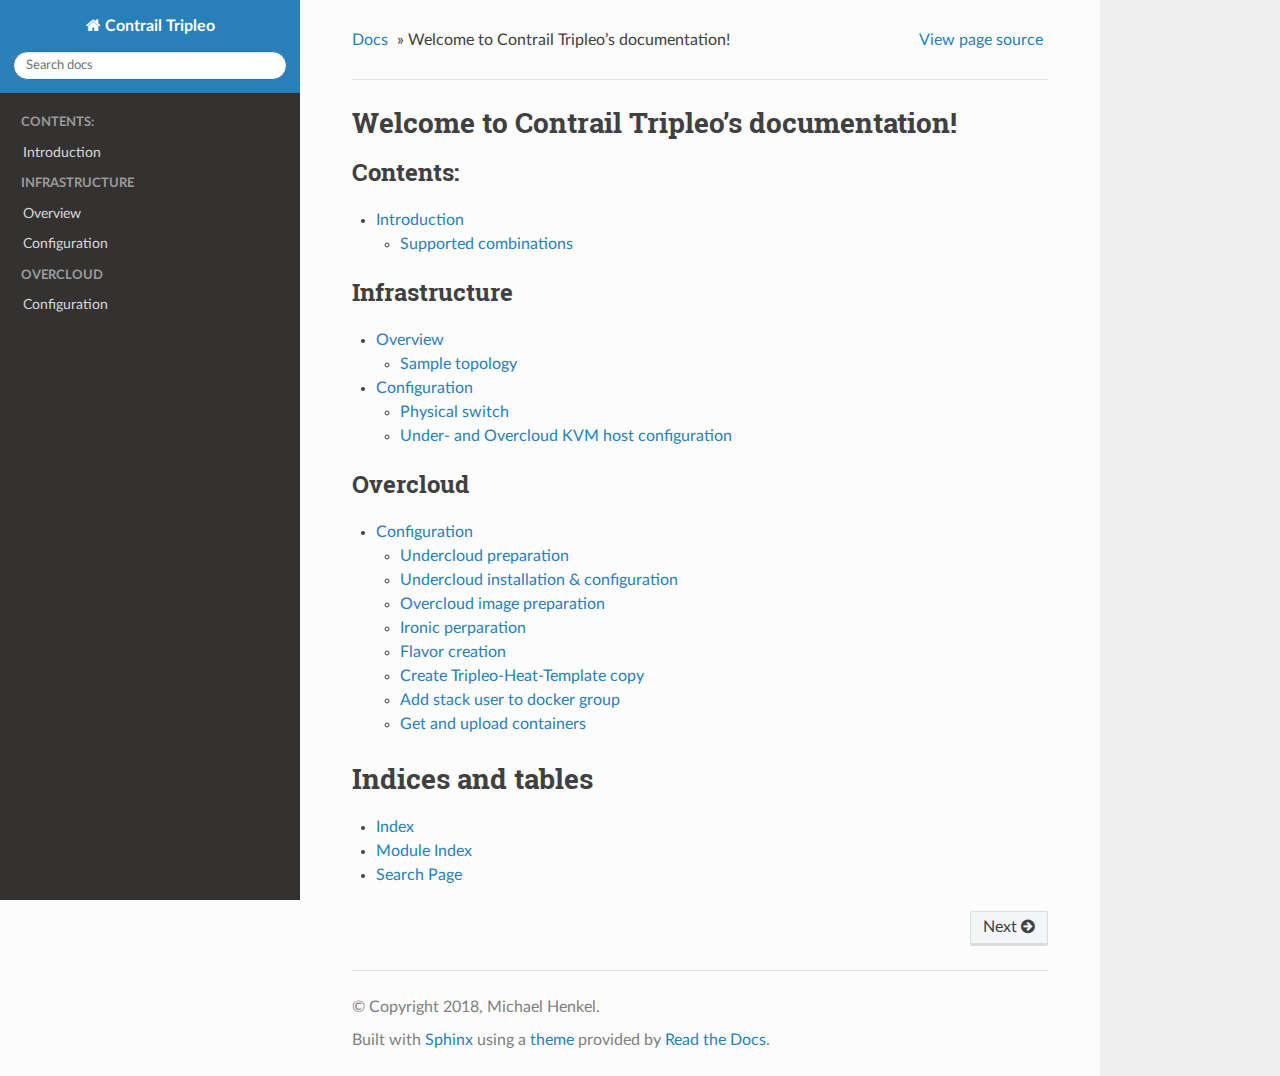
<file: docs/_build/html/index.html>
<!DOCTYPE html>
<!--[if IE 8]><html class="no-js lt-ie9" lang="en" > <![endif]-->
<!--[if gt IE 8]><!--> <html class="no-js" lang="en" > <!--<![endif]-->
<head>
  <meta charset="utf-8">
  
  <meta name="viewport" content="width=device-width, initial-scale=1.0">
  
  <title>Welcome to Contrail Tripleo’s documentation! &mdash; Contrail Tripleo queens documentation</title>
  

  
  
  
  

  

  
  
    

  

  <link rel="stylesheet" href="_static/css/theme.css" type="text/css" />
  <link rel="stylesheet" href="_static/pygments.css" type="text/css" />
    <link rel="index" title="Index" href="genindex.html" />
    <link rel="search" title="Search" href="search.html" />
    <link rel="next" title="Introduction" href="introduction.html" /> 

  
  <script src="_static/js/modernizr.min.js"></script>

</head>

<body class="wy-body-for-nav">

   
  <div class="wy-grid-for-nav">

    
    <nav data-toggle="wy-nav-shift" class="wy-nav-side">
      <div class="wy-side-scroll">
        <div class="wy-side-nav-search">
          

          
            <a href="#" class="icon icon-home"> Contrail Tripleo
          

          
          </a>

          
            
            
          

          
<div role="search">
  <form id="rtd-search-form" class="wy-form" action="search.html" method="get">
    <input type="text" name="q" placeholder="Search docs" />
    <input type="hidden" name="check_keywords" value="yes" />
    <input type="hidden" name="area" value="default" />
  </form>
</div>

          
        </div>

        <div class="wy-menu wy-menu-vertical" data-spy="affix" role="navigation" aria-label="main navigation">
          
            
            
              
            
            
              <p class="caption"><span class="caption-text">Contents:</span></p>
<ul>
<li class="toctree-l1"><a class="reference internal" href="introduction.html">Introduction</a></li>
</ul>
<p class="caption"><span class="caption-text">Infrastructure</span></p>
<ul>
<li class="toctree-l1"><a class="reference internal" href="infrastructure/overview.html">Overview</a></li>
<li class="toctree-l1"><a class="reference internal" href="infrastructure/configuration.html">Configuration</a></li>
</ul>
<p class="caption"><span class="caption-text">Overcloud</span></p>
<ul>
<li class="toctree-l1"><a class="reference internal" href="overcloud/configuration.html">Configuration</a></li>
</ul>

            
          
        </div>
      </div>
    </nav>

    <section data-toggle="wy-nav-shift" class="wy-nav-content-wrap">

      
      <nav class="wy-nav-top" aria-label="top navigation">
        
          <i data-toggle="wy-nav-top" class="fa fa-bars"></i>
          <a href="#">Contrail Tripleo</a>
        
      </nav>


      <div class="wy-nav-content">
        
        <div class="rst-content">
        
          















<div role="navigation" aria-label="breadcrumbs navigation">

  <ul class="wy-breadcrumbs">
    
      <li><a href="#">Docs</a> &raquo;</li>
        
      <li>Welcome to Contrail Tripleo’s documentation!</li>
    
    
      <li class="wy-breadcrumbs-aside">
        
            
            <a href="_sources/index.rst.txt" rel="nofollow"> View page source</a>
          
        
      </li>
    
  </ul>

  
  <hr/>
</div>
          <div role="main" class="document" itemscope="itemscope" itemtype="http://schema.org/Article">
           <div itemprop="articleBody">
            
  <div class="section" id="welcome-to-contrail-tripleo-s-documentation">
<h1>Welcome to Contrail Tripleo’s documentation!<a class="headerlink" href="#welcome-to-contrail-tripleo-s-documentation" title="Permalink to this headline">¶</a></h1>
<div class="toctree-wrapper compound">
<p class="caption"><span class="caption-text">Contents:</span></p>
<ul>
<li class="toctree-l1"><a class="reference internal" href="introduction.html">Introduction</a><ul>
<li class="toctree-l2"><a class="reference internal" href="introduction.html#supported-combinations">Supported combinations</a></li>
</ul>
</li>
</ul>
</div>
<div class="toctree-wrapper compound">
<p class="caption"><span class="caption-text">Infrastructure</span></p>
<ul>
<li class="toctree-l1"><a class="reference internal" href="infrastructure/overview.html">Overview</a><ul>
<li class="toctree-l2"><a class="reference internal" href="infrastructure/overview.html#sample-topology">Sample topology</a></li>
</ul>
</li>
<li class="toctree-l1"><a class="reference internal" href="infrastructure/configuration.html">Configuration</a><ul>
<li class="toctree-l2"><a class="reference internal" href="infrastructure/configuration.html#physical-switch">Physical switch</a></li>
<li class="toctree-l2"><a class="reference internal" href="infrastructure/configuration.html#under-and-overcloud-kvm-host-configuration">Under- and Overcloud KVM host configuration</a></li>
</ul>
</li>
</ul>
</div>
<div class="toctree-wrapper compound">
</div>
<div class="toctree-wrapper compound">
<p class="caption"><span class="caption-text">Overcloud</span></p>
<ul>
<li class="toctree-l1"><a class="reference internal" href="overcloud/configuration.html">Configuration</a><ul>
<li class="toctree-l2"><a class="reference internal" href="overcloud/configuration.html#undercloud-preparation">Undercloud preparation</a></li>
<li class="toctree-l2"><a class="reference internal" href="overcloud/configuration.html#undercloud-installation-configuration">Undercloud installation &amp; configuration</a></li>
<li class="toctree-l2"><a class="reference internal" href="overcloud/configuration.html#overcloud-image-preparation">Overcloud image preparation</a></li>
<li class="toctree-l2"><a class="reference internal" href="overcloud/configuration.html#ironic-perparation">Ironic perparation</a></li>
<li class="toctree-l2"><a class="reference internal" href="overcloud/configuration.html#flavor-creation">Flavor creation</a></li>
<li class="toctree-l2"><a class="reference internal" href="overcloud/configuration.html#create-tripleo-heat-template-copy">Create Tripleo-Heat-Template copy</a></li>
<li class="toctree-l2"><a class="reference internal" href="overcloud/configuration.html#add-stack-user-to-docker-group">Add stack user to docker group</a></li>
<li class="toctree-l2"><a class="reference internal" href="overcloud/configuration.html#get-and-upload-containers">Get and upload containers</a></li>
</ul>
</li>
</ul>
</div>
</div>
<div class="section" id="indices-and-tables">
<h1>Indices and tables<a class="headerlink" href="#indices-and-tables" title="Permalink to this headline">¶</a></h1>
<ul class="simple">
<li><a class="reference internal" href="genindex.html"><span class="std std-ref">Index</span></a></li>
<li><a class="reference internal" href="py-modindex.html"><span class="std std-ref">Module Index</span></a></li>
<li><a class="reference internal" href="search.html"><span class="std std-ref">Search Page</span></a></li>
</ul>
</div>


           </div>
           
          </div>
          <footer>
  
    <div class="rst-footer-buttons" role="navigation" aria-label="footer navigation">
      
        <a href="introduction.html" class="btn btn-neutral float-right" title="Introduction" accesskey="n" rel="next">Next <span class="fa fa-arrow-circle-right"></span></a>
      
      
    </div>
  

  <hr/>

  <div role="contentinfo">
    <p>
        &copy; Copyright 2018, Michael Henkel.

    </p>
  </div>
  Built with <a href="http://sphinx-doc.org/">Sphinx</a> using a <a href="https://github.com/rtfd/sphinx_rtd_theme">theme</a> provided by <a href="https://readthedocs.org">Read the Docs</a>. 

</footer>

        </div>
      </div>

    </section>

  </div>
  


  

    <script type="text/javascript">
        var DOCUMENTATION_OPTIONS = {
            URL_ROOT:'./',
            VERSION:'queens',
            LANGUAGE:'None',
            COLLAPSE_INDEX:false,
            FILE_SUFFIX:'.html',
            HAS_SOURCE:  true,
            SOURCELINK_SUFFIX: '.txt'
        };
    </script>
      <script type="text/javascript" src="_static/jquery.js"></script>
      <script type="text/javascript" src="_static/underscore.js"></script>
      <script type="text/javascript" src="_static/doctools.js"></script>

  

  <script type="text/javascript" src="_static/js/theme.js"></script>

  <script type="text/javascript">
      jQuery(function () {
          SphinxRtdTheme.Navigation.enable(true);
      });
  </script> 

</body>
</html>
</file>
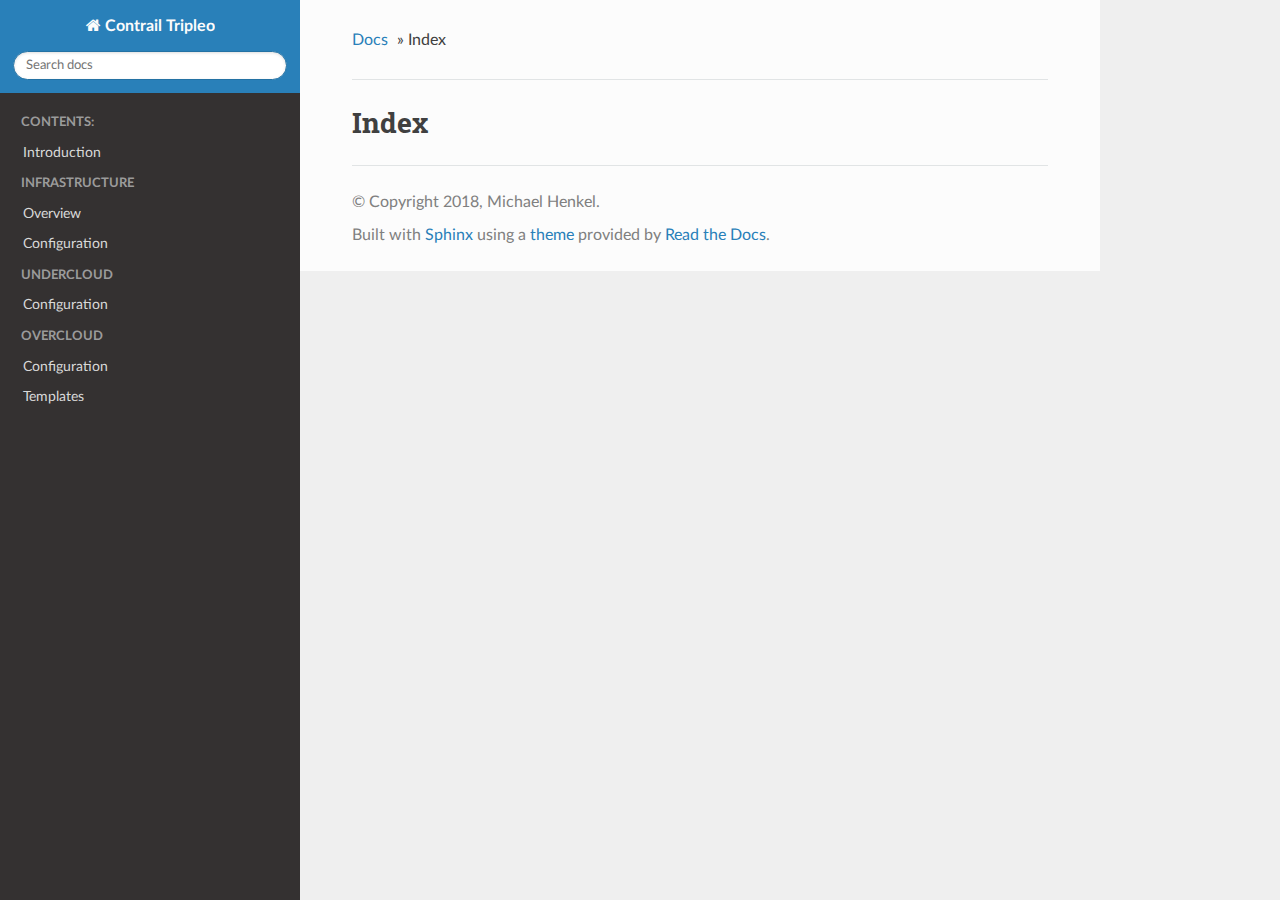
<file: docs/_build/html/genindex.html>
<!DOCTYPE html>
<!--[if IE 8]><html class="no-js lt-ie9" lang="en" > <![endif]-->
<!--[if gt IE 8]><!--> <html class="no-js" lang="en" > <!--<![endif]-->
<head>
  <meta charset="utf-8">
  
  <meta name="viewport" content="width=device-width, initial-scale=1.0">
  
  <title>Index &mdash; Contrail Tripleo queens documentation</title>
  

  
  
  
  

  

  
  
    

  

  <link rel="stylesheet" href="_static/css/theme.css" type="text/css" />
  <link rel="stylesheet" href="_static/pygments.css" type="text/css" />
  <link rel="stylesheet" href="_static/custom.css" type="text/css" />
    <link rel="index" title="Index" href="#" />
    <link rel="search" title="Search" href="search.html" /> 

  
  <script src="_static/js/modernizr.min.js"></script>

</head>

<body class="wy-body-for-nav">

   
  <div class="wy-grid-for-nav">

    
    <nav data-toggle="wy-nav-shift" class="wy-nav-side">
      <div class="wy-side-scroll">
        <div class="wy-side-nav-search">
          

          
            <a href="index.html" class="icon icon-home"> Contrail Tripleo
          

          
          </a>

          
            
            
          

          
<div role="search">
  <form id="rtd-search-form" class="wy-form" action="search.html" method="get">
    <input type="text" name="q" placeholder="Search docs" />
    <input type="hidden" name="check_keywords" value="yes" />
    <input type="hidden" name="area" value="default" />
  </form>
</div>

          
        </div>

        <div class="wy-menu wy-menu-vertical" data-spy="affix" role="navigation" aria-label="main navigation">
          
            
            
              
            
            
              <p class="caption"><span class="caption-text">Contents:</span></p>
<ul>
<li class="toctree-l1"><a class="reference internal" href="introduction.html">Introduction</a></li>
</ul>
<p class="caption"><span class="caption-text">Infrastructure</span></p>
<ul>
<li class="toctree-l1"><a class="reference internal" href="infrastructure/overview.html">Overview</a></li>
<li class="toctree-l1"><a class="reference internal" href="infrastructure/configuration.html">Configuration</a></li>
</ul>
<p class="caption"><span class="caption-text">Undercloud</span></p>
<ul>
<li class="toctree-l1"><a class="reference internal" href="undercloud/configuration.html">Configuration</a></li>
</ul>
<p class="caption"><span class="caption-text">Overcloud</span></p>
<ul>
<li class="toctree-l1"><a class="reference internal" href="overcloud/configuration.html">Configuration</a></li>
<li class="toctree-l1"><a class="reference internal" href="overcloud/templates.html">Templates</a></li>
</ul>

            
          
        </div>
      </div>
    </nav>

    <section data-toggle="wy-nav-shift" class="wy-nav-content-wrap">

      
      <nav class="wy-nav-top" aria-label="top navigation">
        
          <i data-toggle="wy-nav-top" class="fa fa-bars"></i>
          <a href="index.html">Contrail Tripleo</a>
        
      </nav>


      <div class="wy-nav-content">
        
        <div class="rst-content">
        
          















<div role="navigation" aria-label="breadcrumbs navigation">

  <ul class="wy-breadcrumbs">
    
      <li><a href="index.html">Docs</a> &raquo;</li>
        
      <li>Index</li>
    
    
      <li class="wy-breadcrumbs-aside">
        
            
        
      </li>
    
  </ul>

  
  <hr/>
</div>
          <div role="main" class="document" itemscope="itemscope" itemtype="http://schema.org/Article">
           <div itemprop="articleBody">
            

<h1 id="index">Index</h1>

<div class="genindex-jumpbox">
 
</div>


           </div>
           
          </div>
          <footer>
  

  <hr/>

  <div role="contentinfo">
    <p>
        &copy; Copyright 2018, Michael Henkel.

    </p>
  </div>
  Built with <a href="http://sphinx-doc.org/">Sphinx</a> using a <a href="https://github.com/rtfd/sphinx_rtd_theme">theme</a> provided by <a href="https://readthedocs.org">Read the Docs</a>. 

</footer>

        </div>
      </div>

    </section>

  </div>
  


  

    <script type="text/javascript">
        var DOCUMENTATION_OPTIONS = {
            URL_ROOT:'./',
            VERSION:'queens',
            LANGUAGE:'None',
            COLLAPSE_INDEX:false,
            FILE_SUFFIX:'.html',
            HAS_SOURCE:  true,
            SOURCELINK_SUFFIX: '.txt'
        };
    </script>
      <script type="text/javascript" src="_static/jquery.js"></script>
      <script type="text/javascript" src="_static/underscore.js"></script>
      <script type="text/javascript" src="_static/doctools.js"></script>
      <script type="text/javascript" src="_static/cookies.js"></script>
      <script type="text/javascript" src="_static/expandable.js"></script>
      <script type="text/javascript" src="_static/admonition_selector.js"></script>
      <script type="text/javascript" src="_static/jquery.scrollTo.js"></script>
      <script type="text/javascript" src="_static/jquery.nav.js"></script>
      <script type="text/javascript" src="_static/menu.js"></script>

  

  <script type="text/javascript" src="_static/js/theme.js"></script>

  <script type="text/javascript">
      jQuery(function () {
          SphinxRtdTheme.Navigation.enable(true);
      });
  </script> 

</body>
</html>
</file>
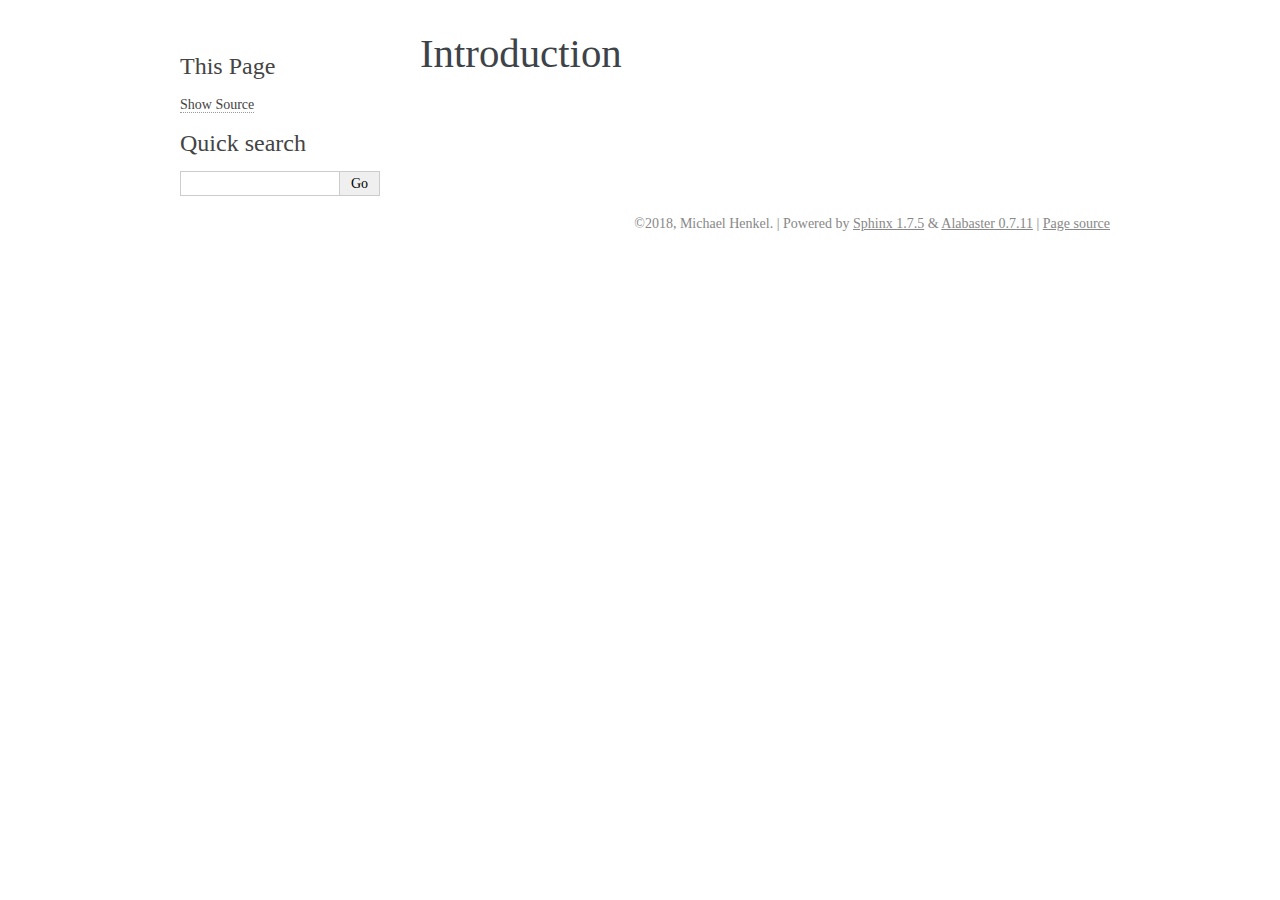
<file: docs/_build/html/introduction.html>
<!DOCTYPE html PUBLIC "-//W3C//DTD XHTML 1.0 Transitional//EN"
  "http://www.w3.org/TR/xhtml1/DTD/xhtml1-transitional.dtd">

<html xmlns="http://www.w3.org/1999/xhtml">
  <head>
    <meta http-equiv="X-UA-Compatible" content="IE=Edge" />
    <meta http-equiv="Content-Type" content="text/html; charset=utf-8" />
    <title>Introduction &#8212; Contrail Tripleo queens documentation</title>
    <link rel="stylesheet" href="_static/alabaster.css" type="text/css" />
    <link rel="stylesheet" href="_static/pygments.css" type="text/css" />
    <script type="text/javascript" id="documentation_options" data-url_root="./" src="_static/documentation_options.js"></script>
    <script type="text/javascript" src="_static/jquery.js"></script>
    <script type="text/javascript" src="_static/underscore.js"></script>
    <script type="text/javascript" src="_static/doctools.js"></script>
    <link rel="index" title="Index" href="genindex.html" />
    <link rel="search" title="Search" href="search.html" />
    <link rel="prev" title="Welcome to Contrail Tripleo’s documentation!" href="index.html" />
   
  <link rel="stylesheet" href="_static/custom.css" type="text/css" />
  
  
  <meta name="viewport" content="width=device-width, initial-scale=0.9, maximum-scale=0.9" />

  </head><body>
  

    <div class="document">
      <div class="documentwrapper">
        <div class="bodywrapper">
          

          <div class="body" role="main">
            
  <div class="section" id="introduction">
<h1>Introduction<a class="headerlink" href="#introduction" title="Permalink to this headline">¶</a></h1>
</div>


          </div>
          
        </div>
      </div>
      <div class="sphinxsidebar" role="navigation" aria-label="main navigation">
        <div class="sphinxsidebarwrapper"><div class="relations">
<h3>Related Topics</h3>
<ul>
  <li><a href="index.html">Documentation overview</a><ul>
      <li>Previous: <a href="index.html" title="previous chapter">Welcome to Contrail Tripleo’s documentation!</a></li>
  </ul></li>
</ul>
</div>
  <div role="note" aria-label="source link">
    <h3>This Page</h3>
    <ul class="this-page-menu">
      <li><a href="_sources/introduction.rst.txt"
            rel="nofollow">Show Source</a></li>
    </ul>
   </div>
<div id="searchbox" style="display: none" role="search">
  <h3>Quick search</h3>
    <div class="searchformwrapper">
    <form class="search" action="search.html" method="get">
      <input type="text" name="q" />
      <input type="submit" value="Go" />
      <input type="hidden" name="check_keywords" value="yes" />
      <input type="hidden" name="area" value="default" />
    </form>
    </div>
</div>
<script type="text/javascript">$('#searchbox').show(0);</script>
        </div>
      </div>
      <div class="clearer"></div>
    </div>
    <div class="footer">
      &copy;2018, Michael Henkel.
      
      |
      Powered by <a href="http://sphinx-doc.org/">Sphinx 1.7.5</a>
      &amp; <a href="https://github.com/bitprophet/alabaster">Alabaster 0.7.11</a>
      
      |
      <a href="_sources/introduction.rst.txt"
          rel="nofollow">Page source</a>
    </div>

    

    
  </body>
</html>
</file>
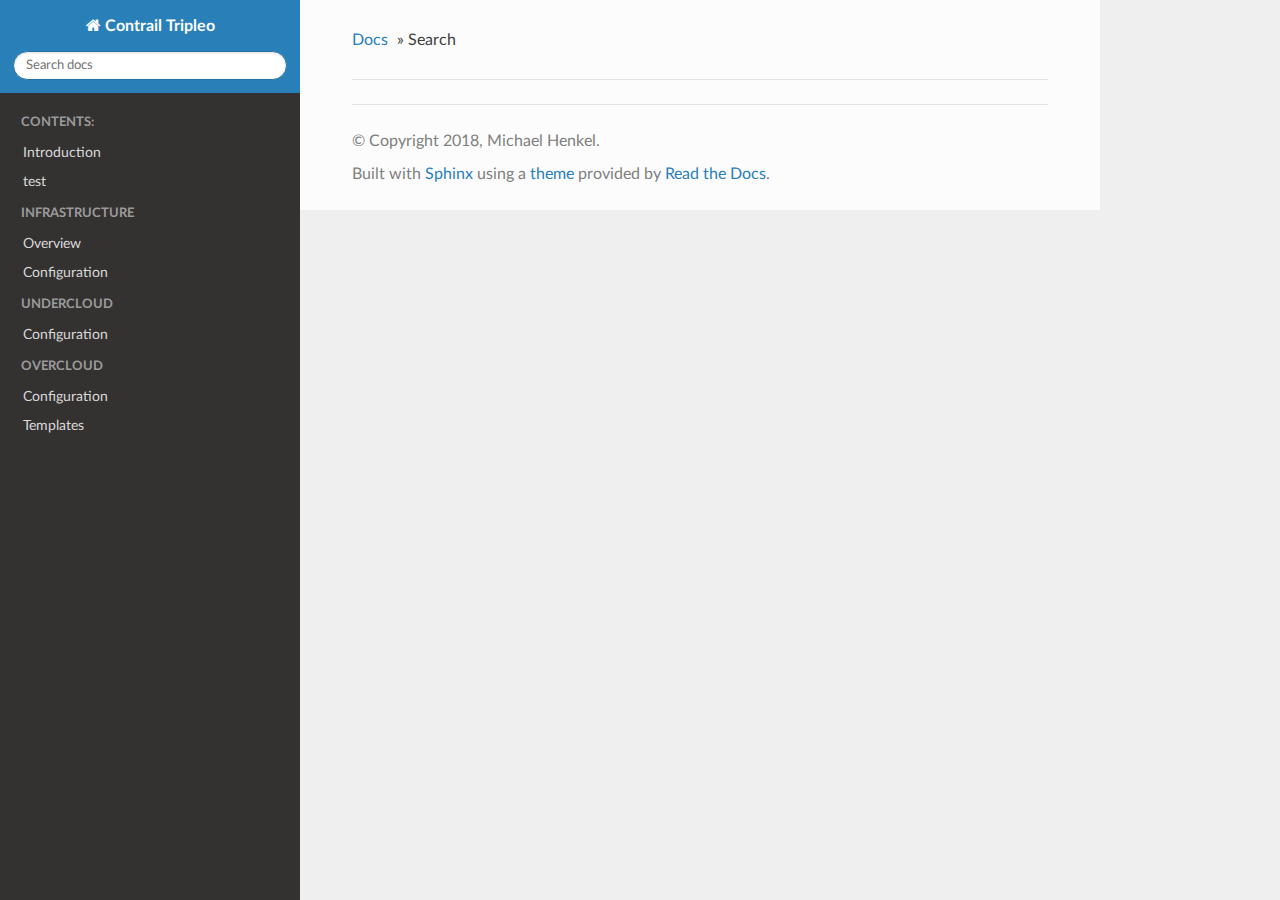
<file: docs/_build/html/search.html>
<!DOCTYPE html>
<!--[if IE 8]><html class="no-js lt-ie9" lang="en" > <![endif]-->
<!--[if gt IE 8]><!--> <html class="no-js" lang="en" > <!--<![endif]-->
<head>
  <meta charset="utf-8">
  
  <meta name="viewport" content="width=device-width, initial-scale=1.0">
  
  <title>Search &mdash; Contrail Tripleo queens documentation</title>
  

  
  
  
  

  

  
  
    

  

  <link rel="stylesheet" href="_static/css/theme.css" type="text/css" />
  <link rel="stylesheet" href="_static/pygments.css" type="text/css" />
  <link rel="stylesheet" href="_static/custom.css" type="text/css" />
    <link rel="index" title="Index" href="genindex.html" />
    <link rel="search" title="Search" href="#" /> 

  
  <script src="_static/js/modernizr.min.js"></script>

</head>

<body class="wy-body-for-nav">

   
  <div class="wy-grid-for-nav">

    
    <nav data-toggle="wy-nav-shift" class="wy-nav-side">
      <div class="wy-side-scroll">
        <div class="wy-side-nav-search">
          

          
            <a href="index.html" class="icon icon-home"> Contrail Tripleo
          

          
          </a>

          
            
            
          

          
<div role="search">
  <form id="rtd-search-form" class="wy-form" action="#" method="get">
    <input type="text" name="q" placeholder="Search docs" />
    <input type="hidden" name="check_keywords" value="yes" />
    <input type="hidden" name="area" value="default" />
  </form>
</div>

          
        </div>

        <div class="wy-menu wy-menu-vertical" data-spy="affix" role="navigation" aria-label="main navigation">
          
            
            
              
            
            
              <p class="caption"><span class="caption-text">Contents:</span></p>
<ul>
<li class="toctree-l1"><a class="reference internal" href="introduction.html">Introduction</a></li>
<li class="toctree-l1"><a class="reference internal" href="test.html">test</a></li>
</ul>
<p class="caption"><span class="caption-text">Infrastructure</span></p>
<ul>
<li class="toctree-l1"><a class="reference internal" href="infrastructure/overview.html">Overview</a></li>
<li class="toctree-l1"><a class="reference internal" href="infrastructure/configuration.html">Configuration</a></li>
</ul>
<p class="caption"><span class="caption-text">Undercloud</span></p>
<ul>
<li class="toctree-l1"><a class="reference internal" href="undercloud/configuration.html">Configuration</a></li>
</ul>
<p class="caption"><span class="caption-text">Overcloud</span></p>
<ul>
<li class="toctree-l1"><a class="reference internal" href="overcloud/configuration.html">Configuration</a></li>
<li class="toctree-l1"><a class="reference internal" href="overcloud/templates.html">Templates</a></li>
</ul>

            
          
        </div>
      </div>
    </nav>

    <section data-toggle="wy-nav-shift" class="wy-nav-content-wrap">

      
      <nav class="wy-nav-top" aria-label="top navigation">
        
          <i data-toggle="wy-nav-top" class="fa fa-bars"></i>
          <a href="index.html">Contrail Tripleo</a>
        
      </nav>


      <div class="wy-nav-content">
        
        <div class="rst-content">
        
          















<div role="navigation" aria-label="breadcrumbs navigation">

  <ul class="wy-breadcrumbs">
    
      <li><a href="index.html">Docs</a> &raquo;</li>
        
      <li>Search</li>
    
    
      <li class="wy-breadcrumbs-aside">
        
            
        
      </li>
    
  </ul>

  
  <hr/>
</div>
          <div role="main" class="document" itemscope="itemscope" itemtype="http://schema.org/Article">
           <div itemprop="articleBody">
            
  <noscript>
  <div id="fallback" class="admonition warning">
    <p class="last">
      Please activate JavaScript to enable the search
      functionality.
    </p>
  </div>
  </noscript>

  
  <div id="search-results">
  
  </div>

           </div>
           
          </div>
          <footer>
  

  <hr/>

  <div role="contentinfo">
    <p>
        &copy; Copyright 2018, Michael Henkel.

    </p>
  </div>
  Built with <a href="http://sphinx-doc.org/">Sphinx</a> using a <a href="https://github.com/rtfd/sphinx_rtd_theme">theme</a> provided by <a href="https://readthedocs.org">Read the Docs</a>. 

</footer>

        </div>
      </div>

    </section>

  </div>
  


  

    <script type="text/javascript">
        var DOCUMENTATION_OPTIONS = {
            URL_ROOT:'./',
            VERSION:'queens',
            LANGUAGE:'None',
            COLLAPSE_INDEX:false,
            FILE_SUFFIX:'.html',
            HAS_SOURCE:  true,
            SOURCELINK_SUFFIX: '.txt'
        };
    </script>
      <script type="text/javascript" src="_static/jquery.js"></script>
      <script type="text/javascript" src="_static/underscore.js"></script>
      <script type="text/javascript" src="_static/doctools.js"></script>
      <script type="text/javascript" src="_static/searchtools.js"></script>

  

  <script type="text/javascript" src="_static/js/theme.js"></script>

  <script type="text/javascript">
      jQuery(function () {
          SphinxRtdTheme.Navigation.enable(true);
      });
  </script>
  <script type="text/javascript">
    jQuery(function() { Search.loadIndex("searchindex.js"); });
  </script>
  
  <script type="text/javascript" id="searchindexloader"></script>
   


</body>
</html>
</file>
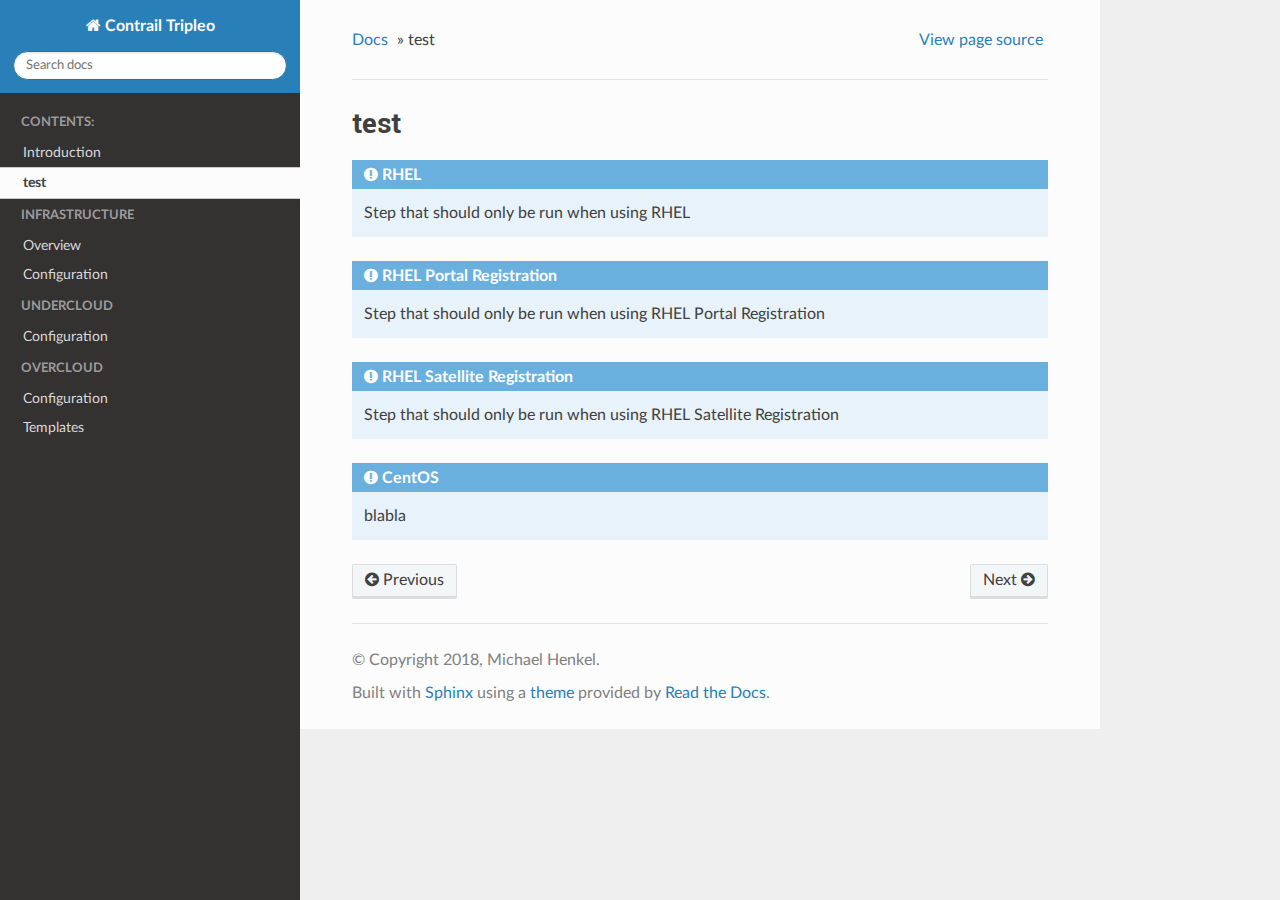
<file: docs/_build/html/test.html>
<!DOCTYPE html>
<!--[if IE 8]><html class="no-js lt-ie9" lang="en" > <![endif]-->
<!--[if gt IE 8]><!--> <html class="no-js" lang="en" > <!--<![endif]-->
<head>
  <meta charset="utf-8">
  
  <meta name="viewport" content="width=device-width, initial-scale=1.0">
  
  <title>test &mdash; Contrail Tripleo queens documentation</title>
  

  
  
  
  

  

  
  
    

  

  <link rel="stylesheet" href="_static/css/theme.css" type="text/css" />
  <link rel="stylesheet" href="_static/pygments.css" type="text/css" />
  <link rel="stylesheet" href="_static/custom.css" type="text/css" />
    <link rel="index" title="Index" href="genindex.html" />
    <link rel="search" title="Search" href="search.html" />
    <link rel="next" title="Overview" href="infrastructure/overview.html" />
    <link rel="prev" title="Introduction" href="introduction.html" /> 

  
  <script src="_static/js/modernizr.min.js"></script>

</head>

<body class="wy-body-for-nav">

   
  <div class="wy-grid-for-nav">

    
    <nav data-toggle="wy-nav-shift" class="wy-nav-side">
      <div class="wy-side-scroll">
        <div class="wy-side-nav-search">
          

          
            <a href="index.html" class="icon icon-home"> Contrail Tripleo
          

          
          </a>

          
            
            
          

          
<div role="search">
  <form id="rtd-search-form" class="wy-form" action="search.html" method="get">
    <input type="text" name="q" placeholder="Search docs" />
    <input type="hidden" name="check_keywords" value="yes" />
    <input type="hidden" name="area" value="default" />
  </form>
</div>

          
        </div>

        <div class="wy-menu wy-menu-vertical" data-spy="affix" role="navigation" aria-label="main navigation">
          
            
            
              
            
            
              <p class="caption"><span class="caption-text">Contents:</span></p>
<ul class="current">
<li class="toctree-l1"><a class="reference internal" href="introduction.html">Introduction</a></li>
<li class="toctree-l1 current"><a class="current reference internal" href="#">test</a></li>
</ul>
<p class="caption"><span class="caption-text">Infrastructure</span></p>
<ul>
<li class="toctree-l1"><a class="reference internal" href="infrastructure/overview.html">Overview</a></li>
<li class="toctree-l1"><a class="reference internal" href="infrastructure/configuration.html">Configuration</a></li>
</ul>
<p class="caption"><span class="caption-text">Undercloud</span></p>
<ul>
<li class="toctree-l1"><a class="reference internal" href="undercloud/configuration.html">Configuration</a></li>
</ul>
<p class="caption"><span class="caption-text">Overcloud</span></p>
<ul>
<li class="toctree-l1"><a class="reference internal" href="overcloud/configuration.html">Configuration</a></li>
<li class="toctree-l1"><a class="reference internal" href="overcloud/templates.html">Templates</a></li>
</ul>

            
          
        </div>
      </div>
    </nav>

    <section data-toggle="wy-nav-shift" class="wy-nav-content-wrap">

      
      <nav class="wy-nav-top" aria-label="top navigation">
        
          <i data-toggle="wy-nav-top" class="fa fa-bars"></i>
          <a href="index.html">Contrail Tripleo</a>
        
      </nav>


      <div class="wy-nav-content">
        
        <div class="rst-content">
        
          















<div role="navigation" aria-label="breadcrumbs navigation">

  <ul class="wy-breadcrumbs">
    
      <li><a href="index.html">Docs</a> &raquo;</li>
        
      <li>test</li>
    
    
      <li class="wy-breadcrumbs-aside">
        
            
            <a href="_sources/test.rst.txt" rel="nofollow"> View page source</a>
          
        
      </li>
    
  </ul>

  
  <hr/>
</div>
          <div role="main" class="document" itemscope="itemscope" itemtype="http://schema.org/Article">
           <div itemprop="articleBody">
            
  <div class="section" id="test">
<h1>test<a class="headerlink" href="#test" title="Permalink to this headline">¶</a></h1>
<div class="rhel admonition">
<p class="first admonition-title">RHEL</p>
<p class="last">Step that should only be run when using RHEL</p>
</div>
<div class="portal admonition">
<p class="first admonition-title">RHEL Portal Registration</p>
<p class="last">Step that should only be run when using RHEL Portal Registration</p>
</div>
<div class="satellite admonition">
<p class="first admonition-title">RHEL Satellite Registration</p>
<p class="last">Step that should only be run when using RHEL Satellite Registration</p>
</div>
<div class="centos admonition">
<p class="first admonition-title">CentOS</p>
<p class="last">blabla</p>
</div>
</div>


           </div>
           
          </div>
          <footer>
  
    <div class="rst-footer-buttons" role="navigation" aria-label="footer navigation">
      
        <a href="infrastructure/overview.html" class="btn btn-neutral float-right" title="Overview" accesskey="n" rel="next">Next <span class="fa fa-arrow-circle-right"></span></a>
      
      
        <a href="introduction.html" class="btn btn-neutral" title="Introduction" accesskey="p" rel="prev"><span class="fa fa-arrow-circle-left"></span> Previous</a>
      
    </div>
  

  <hr/>

  <div role="contentinfo">
    <p>
        &copy; Copyright 2018, Michael Henkel.

    </p>
  </div>
  Built with <a href="http://sphinx-doc.org/">Sphinx</a> using a <a href="https://github.com/rtfd/sphinx_rtd_theme">theme</a> provided by <a href="https://readthedocs.org">Read the Docs</a>. 

</footer>

        </div>
      </div>

    </section>

  </div>
  


  

    <script type="text/javascript">
        var DOCUMENTATION_OPTIONS = {
            URL_ROOT:'./',
            VERSION:'queens',
            LANGUAGE:'None',
            COLLAPSE_INDEX:false,
            FILE_SUFFIX:'.html',
            HAS_SOURCE:  true,
            SOURCELINK_SUFFIX: '.txt'
        };
    </script>
      <script type="text/javascript" src="_static/jquery.js"></script>
      <script type="text/javascript" src="_static/underscore.js"></script>
      <script type="text/javascript" src="_static/doctools.js"></script>

  

  <script type="text/javascript" src="_static/js/theme.js"></script>

  <script type="text/javascript">
      jQuery(function () {
          SphinxRtdTheme.Navigation.enable(true);
      });
  </script> 

</body>
</html>
</file>
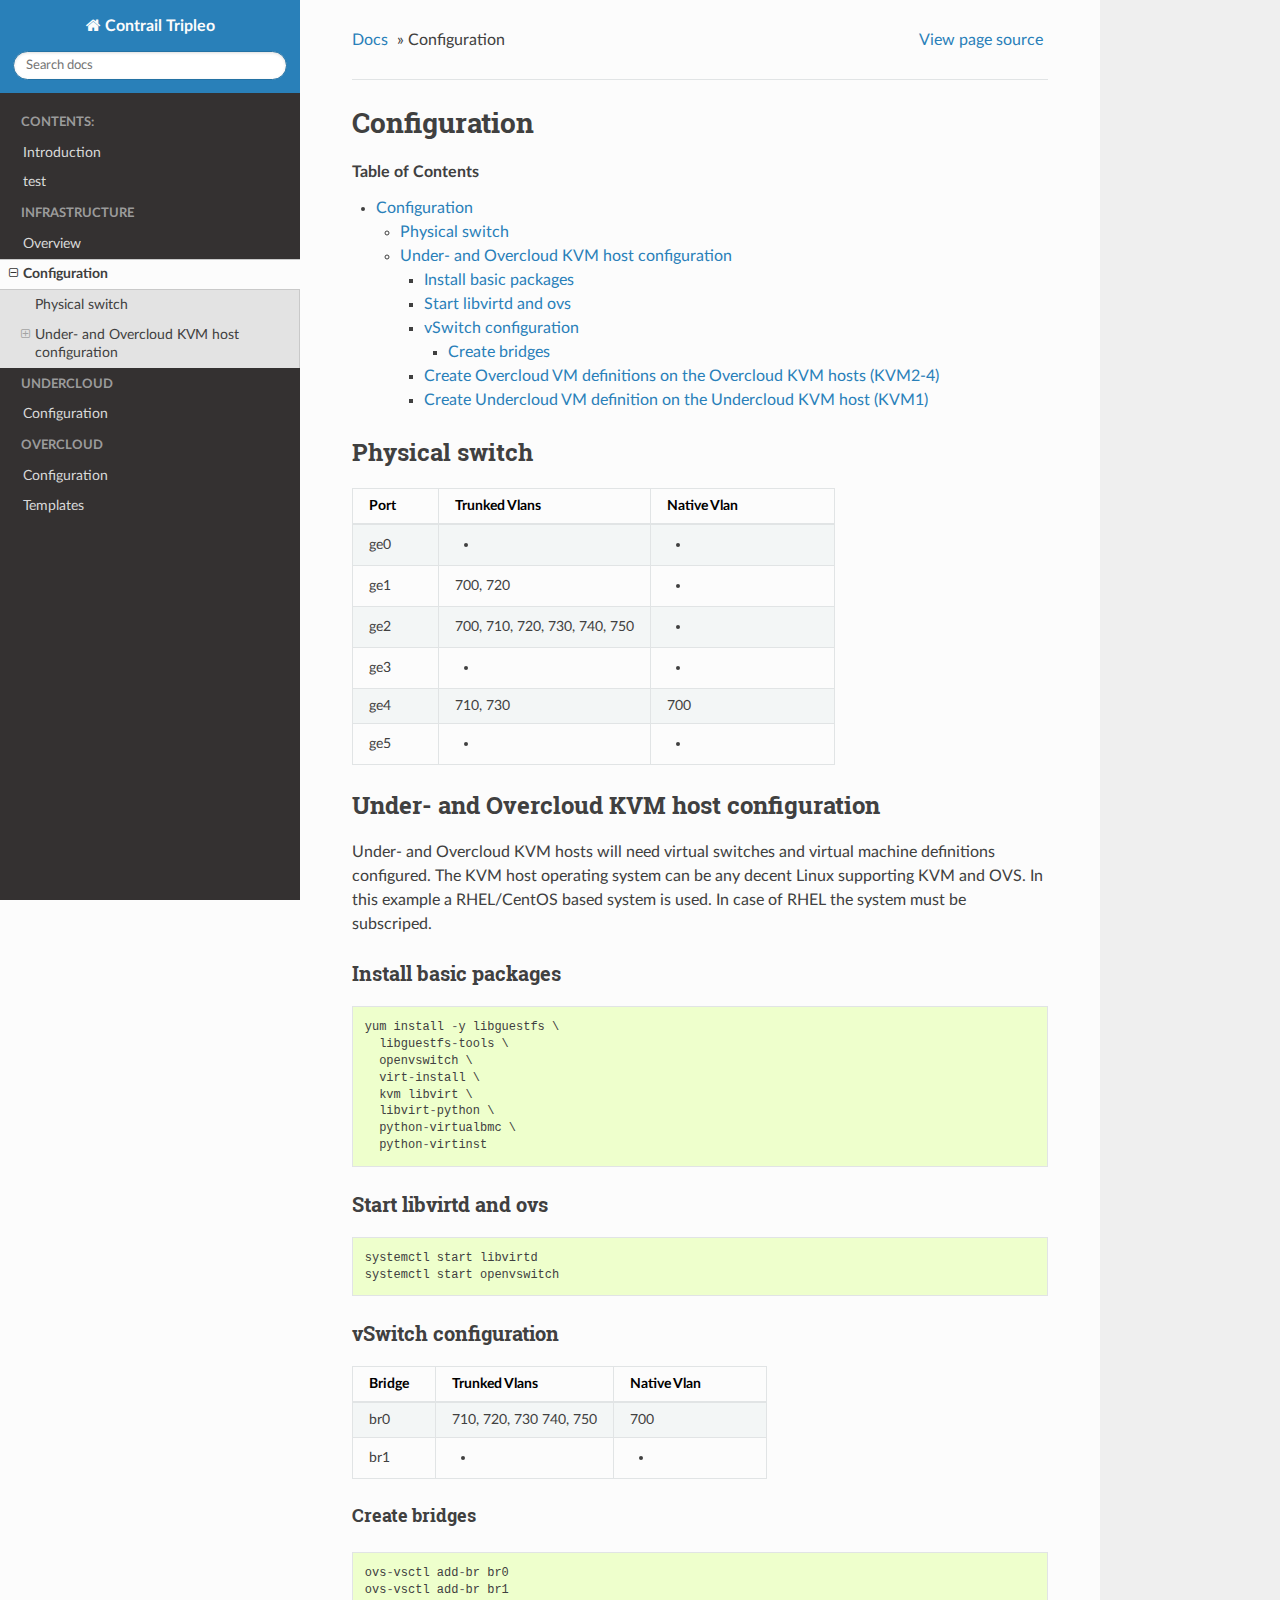
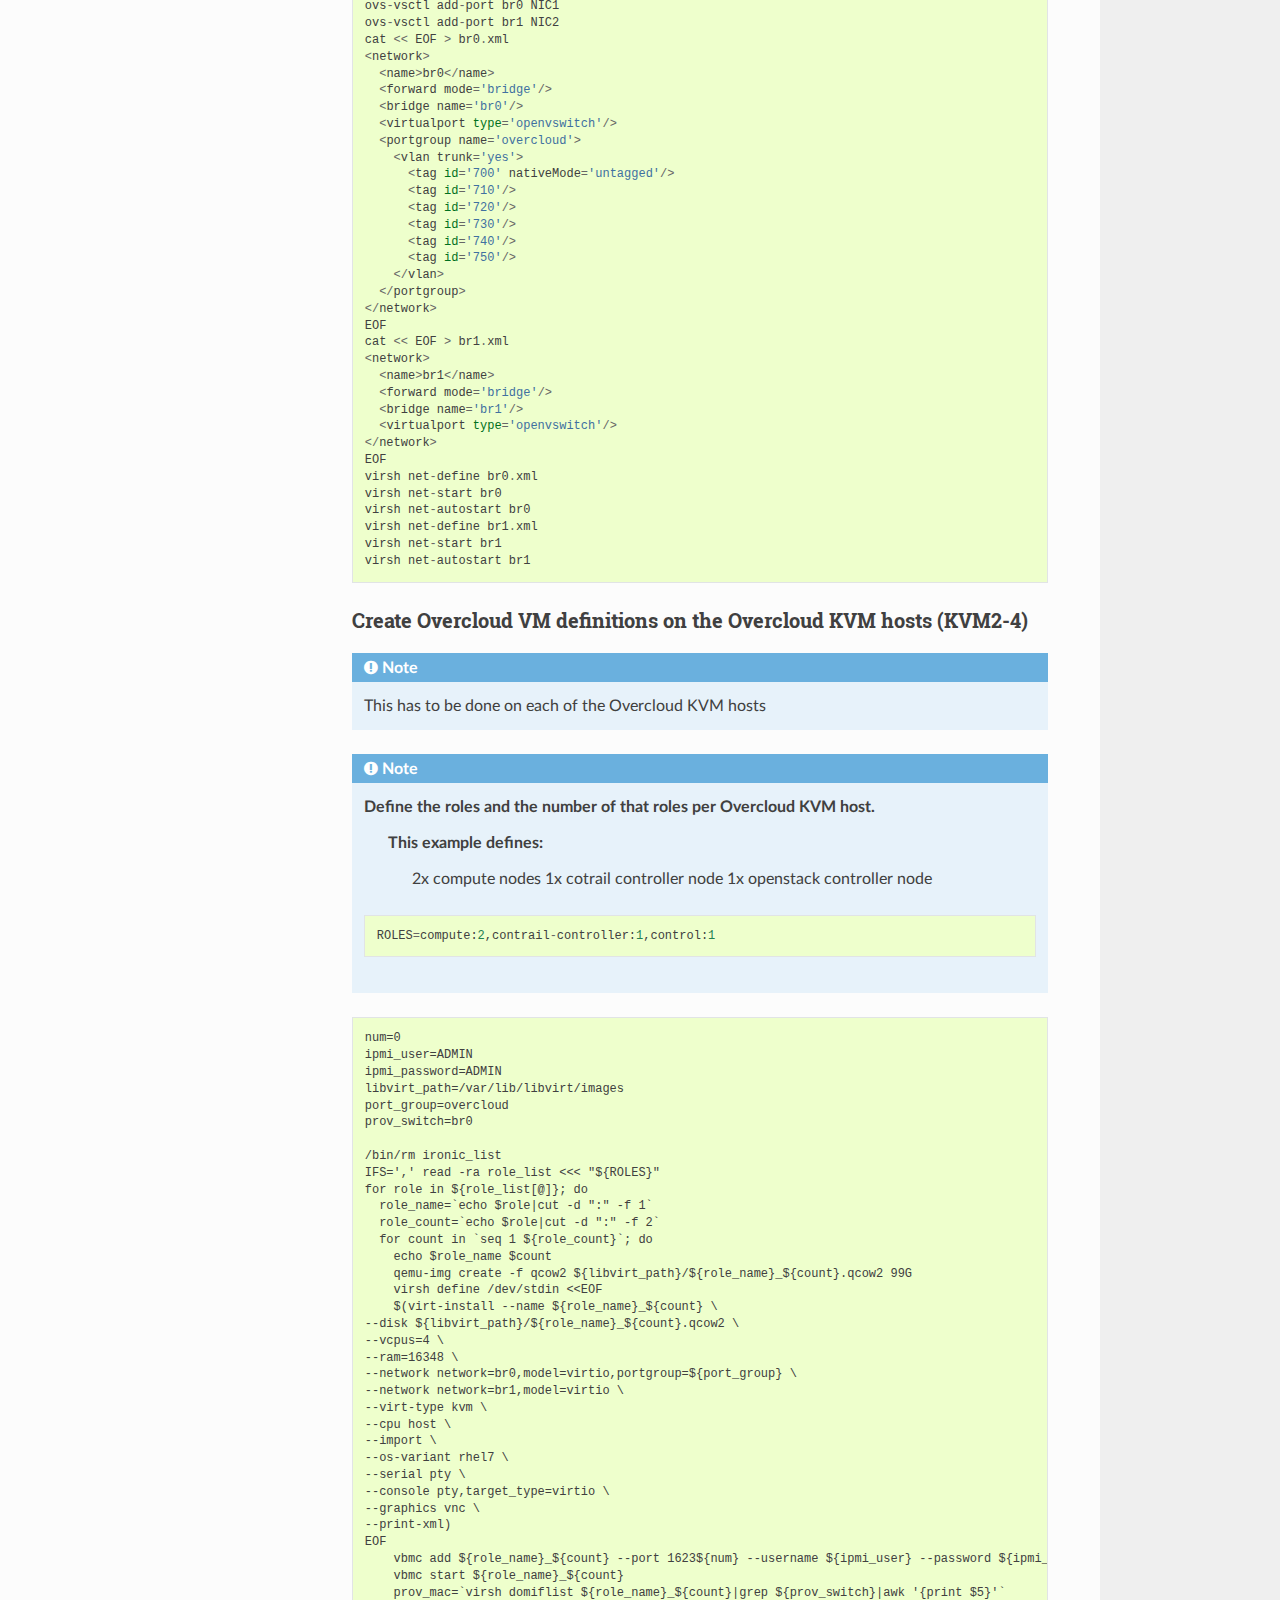
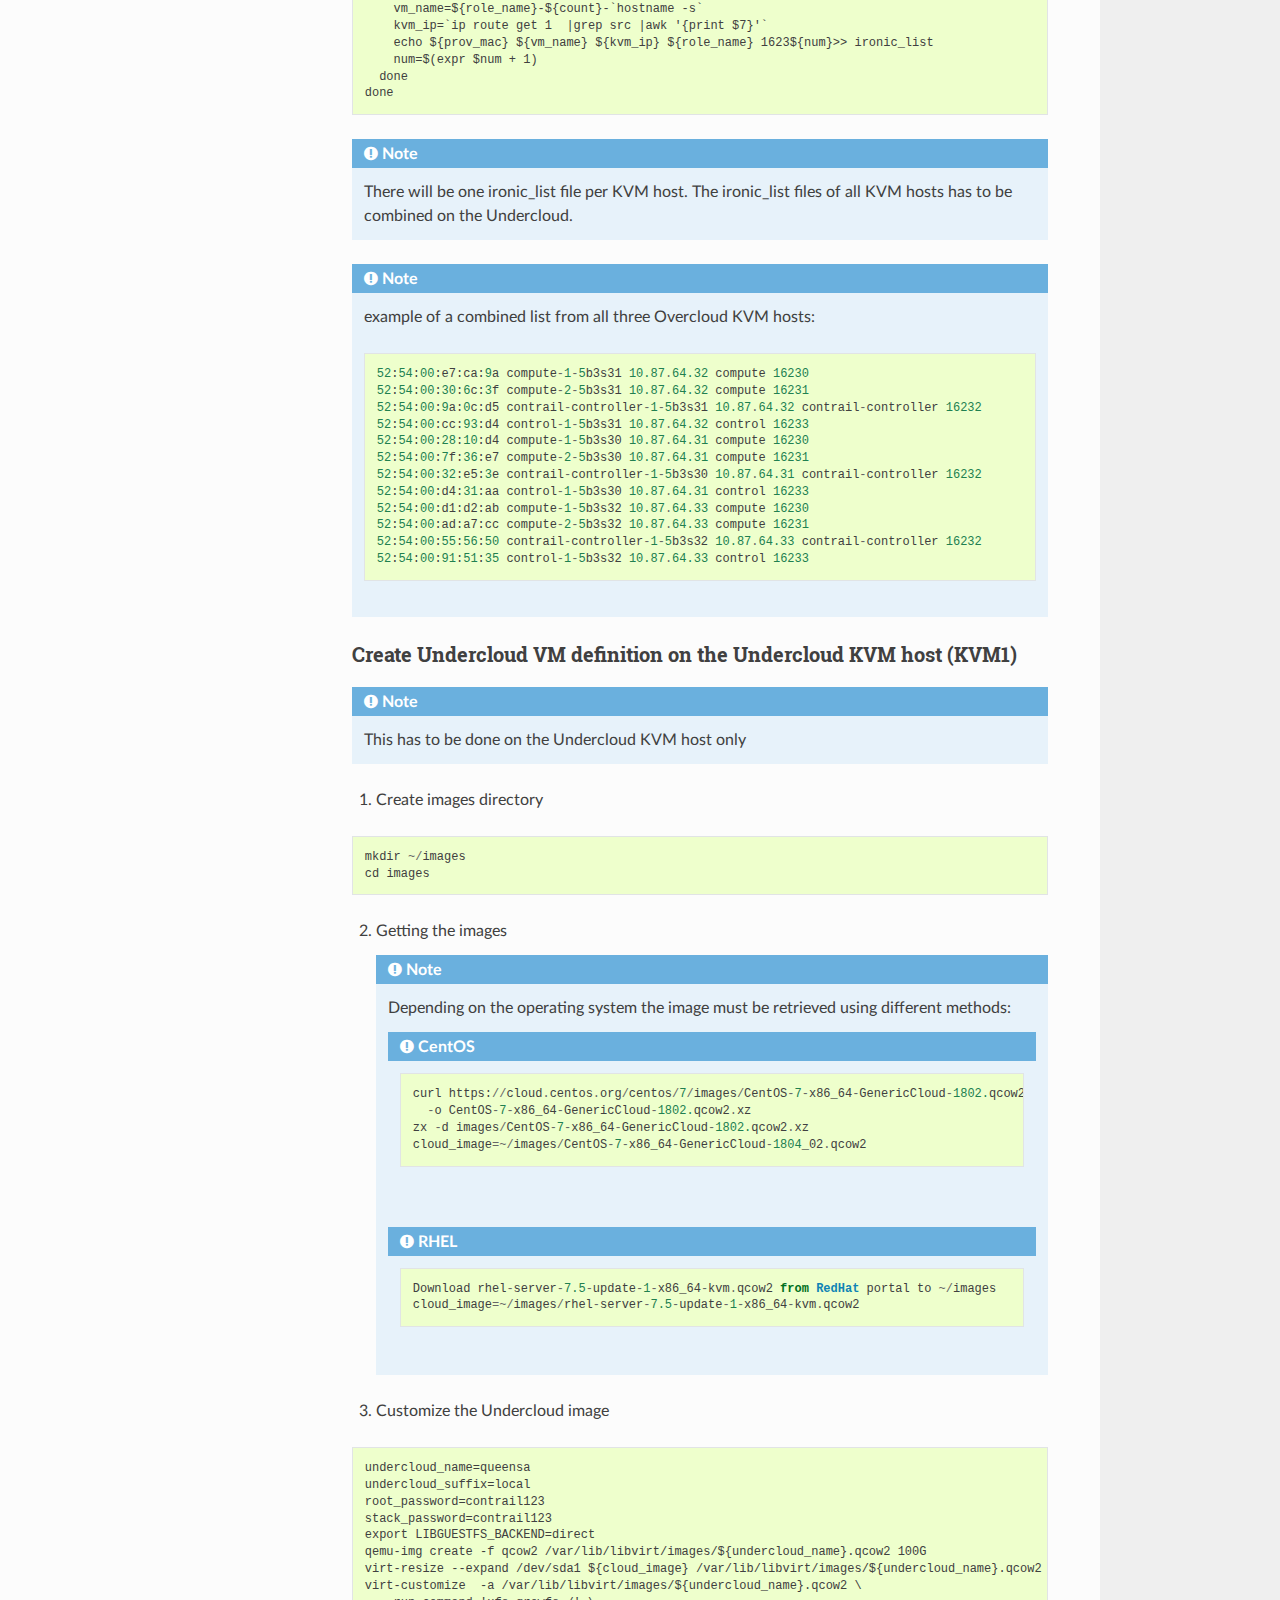
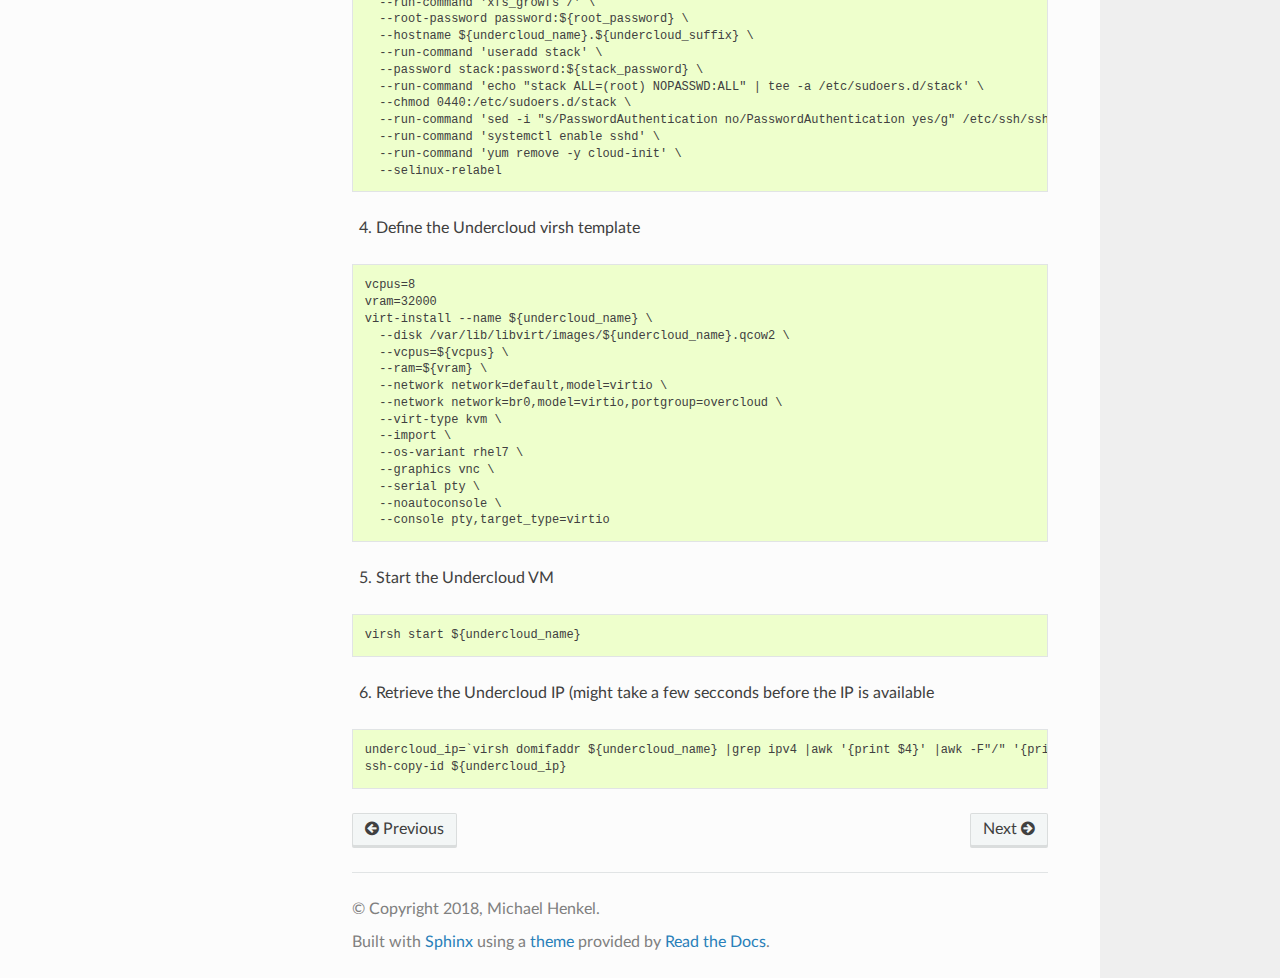
<file: docs/_build/html/infrastructure/configuration.html>
<!DOCTYPE html>
<!--[if IE 8]><html class="no-js lt-ie9" lang="en" > <![endif]-->
<!--[if gt IE 8]><!--> <html class="no-js" lang="en" > <!--<![endif]-->
<head>
  <meta charset="utf-8">
  
  <meta name="viewport" content="width=device-width, initial-scale=1.0">
  
  <title>Configuration &mdash; Contrail Tripleo queens documentation</title>
  

  
  
  
  

  

  
  
    

  

  <link rel="stylesheet" href="../_static/css/theme.css" type="text/css" />
  <link rel="stylesheet" href="../_static/pygments.css" type="text/css" />
  <link rel="stylesheet" href="../_static/custom.css" type="text/css" />
    <link rel="index" title="Index" href="../genindex.html" />
    <link rel="search" title="Search" href="../search.html" />
    <link rel="next" title="Configuration" href="../undercloud/configuration.html" />
    <link rel="prev" title="Overview" href="overview.html" /> 

  
  <script src="../_static/js/modernizr.min.js"></script>

</head>

<body class="wy-body-for-nav">

   
  <div class="wy-grid-for-nav">

    
    <nav data-toggle="wy-nav-shift" class="wy-nav-side">
      <div class="wy-side-scroll">
        <div class="wy-side-nav-search">
          

          
            <a href="../index.html" class="icon icon-home"> Contrail Tripleo
          

          
          </a>

          
            
            
          

          
<div role="search">
  <form id="rtd-search-form" class="wy-form" action="../search.html" method="get">
    <input type="text" name="q" placeholder="Search docs" />
    <input type="hidden" name="check_keywords" value="yes" />
    <input type="hidden" name="area" value="default" />
  </form>
</div>

          
        </div>

        <div class="wy-menu wy-menu-vertical" data-spy="affix" role="navigation" aria-label="main navigation">
          
            
            
              
            
            
              <p class="caption"><span class="caption-text">Contents:</span></p>
<ul>
<li class="toctree-l1"><a class="reference internal" href="../introduction.html">Introduction</a></li>
<li class="toctree-l1"><a class="reference internal" href="../test.html">test</a></li>
</ul>
<p class="caption"><span class="caption-text">Infrastructure</span></p>
<ul class="current">
<li class="toctree-l1"><a class="reference internal" href="overview.html">Overview</a></li>
<li class="toctree-l1 current"><a class="current reference internal" href="#">Configuration</a><ul>
<li class="toctree-l2"><a class="reference internal" href="#physical-switch">Physical switch</a></li>
<li class="toctree-l2"><a class="reference internal" href="#under-and-overcloud-kvm-host-configuration">Under- and Overcloud KVM host configuration</a><ul>
<li class="toctree-l3"><a class="reference internal" href="#install-basic-packages">Install basic packages</a></li>
<li class="toctree-l3"><a class="reference internal" href="#start-libvirtd-and-ovs">Start libvirtd and ovs</a></li>
<li class="toctree-l3"><a class="reference internal" href="#vswitch-configuration">vSwitch configuration</a><ul>
<li class="toctree-l4"><a class="reference internal" href="#create-bridges">Create bridges</a></li>
</ul>
</li>
<li class="toctree-l3"><a class="reference internal" href="#create-overcloud-vm-definitions-on-the-overcloud-kvm-hosts-kvm2-4">Create Overcloud VM definitions on the Overcloud KVM hosts (KVM2-4)</a></li>
<li class="toctree-l3"><a class="reference internal" href="#create-undercloud-vm-definition-on-the-undercloud-kvm-host-kvm1">Create Undercloud VM definition on the Undercloud KVM host (KVM1)</a></li>
</ul>
</li>
</ul>
</li>
</ul>
<p class="caption"><span class="caption-text">Undercloud</span></p>
<ul>
<li class="toctree-l1"><a class="reference internal" href="../undercloud/configuration.html">Configuration</a></li>
</ul>
<p class="caption"><span class="caption-text">Overcloud</span></p>
<ul>
<li class="toctree-l1"><a class="reference internal" href="../overcloud/configuration.html">Configuration</a></li>
<li class="toctree-l1"><a class="reference internal" href="../overcloud/templates.html">Templates</a></li>
</ul>

            
          
        </div>
      </div>
    </nav>

    <section data-toggle="wy-nav-shift" class="wy-nav-content-wrap">

      
      <nav class="wy-nav-top" aria-label="top navigation">
        
          <i data-toggle="wy-nav-top" class="fa fa-bars"></i>
          <a href="../index.html">Contrail Tripleo</a>
        
      </nav>


      <div class="wy-nav-content">
        
        <div class="rst-content">
        
          















<div role="navigation" aria-label="breadcrumbs navigation">

  <ul class="wy-breadcrumbs">
    
      <li><a href="../index.html">Docs</a> &raquo;</li>
        
      <li>Configuration</li>
    
    
      <li class="wy-breadcrumbs-aside">
        
            
            <a href="../_sources/infrastructure/configuration.rst.txt" rel="nofollow"> View page source</a>
          
        
      </li>
    
  </ul>

  
  <hr/>
</div>
          <div role="main" class="document" itemscope="itemscope" itemtype="http://schema.org/Article">
           <div itemprop="articleBody">
            
  <div class="section" id="configuration">
<h1><a class="toc-backref" href="#id1">Configuration</a><a class="headerlink" href="#configuration" title="Permalink to this headline">¶</a></h1>
<div class="contents topic" id="table-of-contents">
<p class="topic-title first">Table of Contents</p>
<ul class="simple">
<li><a class="reference internal" href="#configuration" id="id1">Configuration</a><ul>
<li><a class="reference internal" href="#physical-switch" id="id2">Physical switch</a></li>
<li><a class="reference internal" href="#under-and-overcloud-kvm-host-configuration" id="id3">Under- and Overcloud KVM host configuration</a><ul>
<li><a class="reference internal" href="#install-basic-packages" id="id4">Install basic packages</a></li>
<li><a class="reference internal" href="#start-libvirtd-and-ovs" id="id5">Start libvirtd and ovs</a></li>
<li><a class="reference internal" href="#vswitch-configuration" id="id6">vSwitch configuration</a><ul>
<li><a class="reference internal" href="#create-bridges" id="id7">Create bridges</a></li>
</ul>
</li>
<li><a class="reference internal" href="#create-overcloud-vm-definitions-on-the-overcloud-kvm-hosts-kvm2-4" id="id8">Create Overcloud VM definitions on the Overcloud KVM hosts (KVM2-4)</a></li>
<li><a class="reference internal" href="#create-undercloud-vm-definition-on-the-undercloud-kvm-host-kvm1" id="id9">Create Undercloud VM definition on the Undercloud KVM host (KVM1)</a></li>
</ul>
</li>
</ul>
</li>
</ul>
</div>
<div class="section" id="physical-switch">
<h2><a class="toc-backref" href="#id2">Physical switch</a><a class="headerlink" href="#physical-switch" title="Permalink to this headline">¶</a></h2>
<table border="1" class="docutils">
<colgroup>
<col width="18%" />
<col width="44%" />
<col width="38%" />
</colgroup>
<thead valign="bottom">
<tr class="row-odd"><th class="head">Port</th>
<th class="head">Trunked Vlans</th>
<th class="head">Native Vlan</th>
</tr>
</thead>
<tbody valign="top">
<tr class="row-even"><td>ge0</td>
<td><ul class="first last simple">
<li></li>
</ul>
</td>
<td><ul class="first last simple">
<li></li>
</ul>
</td>
</tr>
<tr class="row-odd"><td>ge1</td>
<td>700, 720</td>
<td><ul class="first last simple">
<li></li>
</ul>
</td>
</tr>
<tr class="row-even"><td>ge2</td>
<td>700, 710, 720,
730, 740, 750</td>
<td><ul class="first last simple">
<li></li>
</ul>
</td>
</tr>
<tr class="row-odd"><td>ge3</td>
<td><ul class="first last simple">
<li></li>
</ul>
</td>
<td><ul class="first last simple">
<li></li>
</ul>
</td>
</tr>
<tr class="row-even"><td>ge4</td>
<td>710, 730</td>
<td>700</td>
</tr>
<tr class="row-odd"><td>ge5</td>
<td><ul class="first last simple">
<li></li>
</ul>
</td>
<td><ul class="first last simple">
<li></li>
</ul>
</td>
</tr>
</tbody>
</table>
</div>
<div class="section" id="under-and-overcloud-kvm-host-configuration">
<h2><a class="toc-backref" href="#id3">Under- and Overcloud KVM host configuration</a><a class="headerlink" href="#under-and-overcloud-kvm-host-configuration" title="Permalink to this headline">¶</a></h2>
<p>Under- and Overcloud KVM hosts will need virtual switches and
virtual machine definitions configured.
The KVM host operating system can be any decent Linux supporting
KVM and OVS. In this example a RHEL/CentOS based system is used.
In case of RHEL the system must be subscriped.</p>
<div class="section" id="install-basic-packages">
<h3><a class="toc-backref" href="#id4">Install basic packages</a><a class="headerlink" href="#install-basic-packages" title="Permalink to this headline">¶</a></h3>
<div class="code bash highlight-default notranslate"><div class="highlight"><pre><span></span><span class="n">yum</span> <span class="n">install</span> <span class="o">-</span><span class="n">y</span> <span class="n">libguestfs</span> \
  <span class="n">libguestfs</span><span class="o">-</span><span class="n">tools</span> \
  <span class="n">openvswitch</span> \
  <span class="n">virt</span><span class="o">-</span><span class="n">install</span> \
  <span class="n">kvm</span> <span class="n">libvirt</span> \
  <span class="n">libvirt</span><span class="o">-</span><span class="n">python</span> \
  <span class="n">python</span><span class="o">-</span><span class="n">virtualbmc</span> \
  <span class="n">python</span><span class="o">-</span><span class="n">virtinst</span>
</pre></div>
</div>
</div>
<div class="section" id="start-libvirtd-and-ovs">
<h3><a class="toc-backref" href="#id5">Start libvirtd and ovs</a><a class="headerlink" href="#start-libvirtd-and-ovs" title="Permalink to this headline">¶</a></h3>
<div class="code bash highlight-default notranslate"><div class="highlight"><pre><span></span><span class="n">systemctl</span> <span class="n">start</span> <span class="n">libvirtd</span>
<span class="n">systemctl</span> <span class="n">start</span> <span class="n">openvswitch</span>
</pre></div>
</div>
</div>
<div class="section" id="vswitch-configuration">
<h3><a class="toc-backref" href="#id6">vSwitch configuration</a><a class="headerlink" href="#vswitch-configuration" title="Permalink to this headline">¶</a></h3>
<table border="1" class="docutils">
<colgroup>
<col width="20%" />
<col width="43%" />
<col width="37%" />
</colgroup>
<thead valign="bottom">
<tr class="row-odd"><th class="head">Bridge</th>
<th class="head">Trunked Vlans</th>
<th class="head">Native Vlan</th>
</tr>
</thead>
<tbody valign="top">
<tr class="row-even"><td>br0</td>
<td>710, 720, 730
740, 750</td>
<td>700</td>
</tr>
<tr class="row-odd"><td>br1</td>
<td><ul class="first last simple">
<li></li>
</ul>
</td>
<td><ul class="first last simple">
<li></li>
</ul>
</td>
</tr>
</tbody>
</table>
<div class="section" id="create-bridges">
<h4><a class="toc-backref" href="#id7">Create bridges</a><a class="headerlink" href="#create-bridges" title="Permalink to this headline">¶</a></h4>
<div class="code bash highlight-default notranslate"><div class="highlight"><pre><span></span><span class="n">ovs</span><span class="o">-</span><span class="n">vsctl</span> <span class="n">add</span><span class="o">-</span><span class="n">br</span> <span class="n">br0</span>
<span class="n">ovs</span><span class="o">-</span><span class="n">vsctl</span> <span class="n">add</span><span class="o">-</span><span class="n">br</span> <span class="n">br1</span>
<span class="n">ovs</span><span class="o">-</span><span class="n">vsctl</span> <span class="n">add</span><span class="o">-</span><span class="n">port</span> <span class="n">br0</span> <span class="n">NIC1</span>
<span class="n">ovs</span><span class="o">-</span><span class="n">vsctl</span> <span class="n">add</span><span class="o">-</span><span class="n">port</span> <span class="n">br1</span> <span class="n">NIC2</span>
<span class="n">cat</span> <span class="o">&lt;&lt;</span> <span class="n">EOF</span> <span class="o">&gt;</span> <span class="n">br0</span><span class="o">.</span><span class="n">xml</span>
<span class="o">&lt;</span><span class="n">network</span><span class="o">&gt;</span>
  <span class="o">&lt;</span><span class="n">name</span><span class="o">&gt;</span><span class="n">br0</span><span class="o">&lt;/</span><span class="n">name</span><span class="o">&gt;</span>
  <span class="o">&lt;</span><span class="n">forward</span> <span class="n">mode</span><span class="o">=</span><span class="s1">&#39;bridge&#39;</span><span class="o">/&gt;</span>
  <span class="o">&lt;</span><span class="n">bridge</span> <span class="n">name</span><span class="o">=</span><span class="s1">&#39;br0&#39;</span><span class="o">/&gt;</span>
  <span class="o">&lt;</span><span class="n">virtualport</span> <span class="nb">type</span><span class="o">=</span><span class="s1">&#39;openvswitch&#39;</span><span class="o">/&gt;</span>
  <span class="o">&lt;</span><span class="n">portgroup</span> <span class="n">name</span><span class="o">=</span><span class="s1">&#39;overcloud&#39;</span><span class="o">&gt;</span>
    <span class="o">&lt;</span><span class="n">vlan</span> <span class="n">trunk</span><span class="o">=</span><span class="s1">&#39;yes&#39;</span><span class="o">&gt;</span>
      <span class="o">&lt;</span><span class="n">tag</span> <span class="nb">id</span><span class="o">=</span><span class="s1">&#39;700&#39;</span> <span class="n">nativeMode</span><span class="o">=</span><span class="s1">&#39;untagged&#39;</span><span class="o">/&gt;</span>
      <span class="o">&lt;</span><span class="n">tag</span> <span class="nb">id</span><span class="o">=</span><span class="s1">&#39;710&#39;</span><span class="o">/&gt;</span>
      <span class="o">&lt;</span><span class="n">tag</span> <span class="nb">id</span><span class="o">=</span><span class="s1">&#39;720&#39;</span><span class="o">/&gt;</span>
      <span class="o">&lt;</span><span class="n">tag</span> <span class="nb">id</span><span class="o">=</span><span class="s1">&#39;730&#39;</span><span class="o">/&gt;</span>
      <span class="o">&lt;</span><span class="n">tag</span> <span class="nb">id</span><span class="o">=</span><span class="s1">&#39;740&#39;</span><span class="o">/&gt;</span>
      <span class="o">&lt;</span><span class="n">tag</span> <span class="nb">id</span><span class="o">=</span><span class="s1">&#39;750&#39;</span><span class="o">/&gt;</span>
    <span class="o">&lt;/</span><span class="n">vlan</span><span class="o">&gt;</span>
  <span class="o">&lt;/</span><span class="n">portgroup</span><span class="o">&gt;</span>
<span class="o">&lt;/</span><span class="n">network</span><span class="o">&gt;</span>
<span class="n">EOF</span>
<span class="n">cat</span> <span class="o">&lt;&lt;</span> <span class="n">EOF</span> <span class="o">&gt;</span> <span class="n">br1</span><span class="o">.</span><span class="n">xml</span>
<span class="o">&lt;</span><span class="n">network</span><span class="o">&gt;</span>
  <span class="o">&lt;</span><span class="n">name</span><span class="o">&gt;</span><span class="n">br1</span><span class="o">&lt;/</span><span class="n">name</span><span class="o">&gt;</span>
  <span class="o">&lt;</span><span class="n">forward</span> <span class="n">mode</span><span class="o">=</span><span class="s1">&#39;bridge&#39;</span><span class="o">/&gt;</span>
  <span class="o">&lt;</span><span class="n">bridge</span> <span class="n">name</span><span class="o">=</span><span class="s1">&#39;br1&#39;</span><span class="o">/&gt;</span>
  <span class="o">&lt;</span><span class="n">virtualport</span> <span class="nb">type</span><span class="o">=</span><span class="s1">&#39;openvswitch&#39;</span><span class="o">/&gt;</span>
<span class="o">&lt;/</span><span class="n">network</span><span class="o">&gt;</span>
<span class="n">EOF</span>
<span class="n">virsh</span> <span class="n">net</span><span class="o">-</span><span class="n">define</span> <span class="n">br0</span><span class="o">.</span><span class="n">xml</span>
<span class="n">virsh</span> <span class="n">net</span><span class="o">-</span><span class="n">start</span> <span class="n">br0</span>
<span class="n">virsh</span> <span class="n">net</span><span class="o">-</span><span class="n">autostart</span> <span class="n">br0</span>
<span class="n">virsh</span> <span class="n">net</span><span class="o">-</span><span class="n">define</span> <span class="n">br1</span><span class="o">.</span><span class="n">xml</span>
<span class="n">virsh</span> <span class="n">net</span><span class="o">-</span><span class="n">start</span> <span class="n">br1</span>
<span class="n">virsh</span> <span class="n">net</span><span class="o">-</span><span class="n">autostart</span> <span class="n">br1</span>
</pre></div>
</div>
</div>
</div>
<div class="section" id="create-overcloud-vm-definitions-on-the-overcloud-kvm-hosts-kvm2-4">
<h3><a class="toc-backref" href="#id8">Create Overcloud VM definitions on the Overcloud KVM hosts (KVM2-4)</a><a class="headerlink" href="#create-overcloud-vm-definitions-on-the-overcloud-kvm-hosts-kvm2-4" title="Permalink to this headline">¶</a></h3>
<div class="admonition note">
<p class="first admonition-title">Note</p>
<p class="last">This has to be done on each of the Overcloud KVM hosts</p>
</div>
<div class="admonition note">
<p class="first admonition-title">Note</p>
<dl class="docutils">
<dt>Define the roles and the number of that roles per Overcloud KVM host.</dt>
<dd><dl class="first last docutils">
<dt>This example defines:</dt>
<dd>2x compute nodes
1x cotrail controller node
1x openstack controller node</dd>
</dl>
</dd>
</dl>
<div class="last highlight-default notranslate"><div class="highlight"><pre><span></span><span class="n">ROLES</span><span class="o">=</span><span class="n">compute</span><span class="p">:</span><span class="mi">2</span><span class="p">,</span><span class="n">contrail</span><span class="o">-</span><span class="n">controller</span><span class="p">:</span><span class="mi">1</span><span class="p">,</span><span class="n">control</span><span class="p">:</span><span class="mi">1</span>
</pre></div>
</div>
</div>
<div class="code bash highlight-default notranslate"><div class="highlight"><pre><span></span>num=0
ipmi_user=ADMIN
ipmi_password=ADMIN
libvirt_path=/var/lib/libvirt/images
port_group=overcloud
prov_switch=br0

/bin/rm ironic_list
IFS=&#39;,&#39; read -ra role_list &lt;&lt;&lt; &quot;${ROLES}&quot;
for role in ${role_list[@]}; do
  role_name=`echo $role|cut -d &quot;:&quot; -f 1`
  role_count=`echo $role|cut -d &quot;:&quot; -f 2`
  for count in `seq 1 ${role_count}`; do
    echo $role_name $count
    qemu-img create -f qcow2 ${libvirt_path}/${role_name}_${count}.qcow2 99G
    virsh define /dev/stdin &lt;&lt;EOF
    $(virt-install --name ${role_name}_${count} \
--disk ${libvirt_path}/${role_name}_${count}.qcow2 \
--vcpus=4 \
--ram=16348 \
--network network=br0,model=virtio,portgroup=${port_group} \
--network network=br1,model=virtio \
--virt-type kvm \
--cpu host \
--import \
--os-variant rhel7 \
--serial pty \
--console pty,target_type=virtio \
--graphics vnc \
--print-xml)
EOF
    vbmc add ${role_name}_${count} --port 1623${num} --username ${ipmi_user} --password ${ipmi_password}
    vbmc start ${role_name}_${count}
    prov_mac=`virsh domiflist ${role_name}_${count}|grep ${prov_switch}|awk &#39;{print $5}&#39;`
    vm_name=${role_name}-${count}-`hostname -s`
    kvm_ip=`ip route get 1  |grep src |awk &#39;{print $7}&#39;`
    echo ${prov_mac} ${vm_name} ${kvm_ip} ${role_name} 1623${num}&gt;&gt; ironic_list
    num=$(expr $num + 1)
  done
done
</pre></div>
</div>
<div class="admonition note">
<p class="first admonition-title">Note</p>
<p class="last">There will be one ironic_list file per KVM host. The ironic_list files of all KVM hosts
has to be combined on the Undercloud.</p>
</div>
<div class="admonition note">
<p class="first admonition-title">Note</p>
<p>example of a combined list from all three Overcloud KVM hosts:</p>
<div class="last highlight-default notranslate"><div class="highlight"><pre><span></span><span class="mi">52</span><span class="p">:</span><span class="mi">54</span><span class="p">:</span><span class="mi">00</span><span class="p">:</span><span class="n">e7</span><span class="p">:</span><span class="n">ca</span><span class="p">:</span><span class="mi">9</span><span class="n">a</span> <span class="n">compute</span><span class="o">-</span><span class="mi">1</span><span class="o">-</span><span class="mi">5</span><span class="n">b3s31</span> <span class="mf">10.87</span><span class="o">.</span><span class="mf">64.32</span> <span class="n">compute</span> <span class="mi">16230</span>
<span class="mi">52</span><span class="p">:</span><span class="mi">54</span><span class="p">:</span><span class="mi">00</span><span class="p">:</span><span class="mi">30</span><span class="p">:</span><span class="mi">6</span><span class="n">c</span><span class="p">:</span><span class="mi">3</span><span class="n">f</span> <span class="n">compute</span><span class="o">-</span><span class="mi">2</span><span class="o">-</span><span class="mi">5</span><span class="n">b3s31</span> <span class="mf">10.87</span><span class="o">.</span><span class="mf">64.32</span> <span class="n">compute</span> <span class="mi">16231</span>
<span class="mi">52</span><span class="p">:</span><span class="mi">54</span><span class="p">:</span><span class="mi">00</span><span class="p">:</span><span class="mi">9</span><span class="n">a</span><span class="p">:</span><span class="mi">0</span><span class="n">c</span><span class="p">:</span><span class="n">d5</span> <span class="n">contrail</span><span class="o">-</span><span class="n">controller</span><span class="o">-</span><span class="mi">1</span><span class="o">-</span><span class="mi">5</span><span class="n">b3s31</span> <span class="mf">10.87</span><span class="o">.</span><span class="mf">64.32</span> <span class="n">contrail</span><span class="o">-</span><span class="n">controller</span> <span class="mi">16232</span>
<span class="mi">52</span><span class="p">:</span><span class="mi">54</span><span class="p">:</span><span class="mi">00</span><span class="p">:</span><span class="n">cc</span><span class="p">:</span><span class="mi">93</span><span class="p">:</span><span class="n">d4</span> <span class="n">control</span><span class="o">-</span><span class="mi">1</span><span class="o">-</span><span class="mi">5</span><span class="n">b3s31</span> <span class="mf">10.87</span><span class="o">.</span><span class="mf">64.32</span> <span class="n">control</span> <span class="mi">16233</span>
<span class="mi">52</span><span class="p">:</span><span class="mi">54</span><span class="p">:</span><span class="mi">00</span><span class="p">:</span><span class="mi">28</span><span class="p">:</span><span class="mi">10</span><span class="p">:</span><span class="n">d4</span> <span class="n">compute</span><span class="o">-</span><span class="mi">1</span><span class="o">-</span><span class="mi">5</span><span class="n">b3s30</span> <span class="mf">10.87</span><span class="o">.</span><span class="mf">64.31</span> <span class="n">compute</span> <span class="mi">16230</span>
<span class="mi">52</span><span class="p">:</span><span class="mi">54</span><span class="p">:</span><span class="mi">00</span><span class="p">:</span><span class="mi">7</span><span class="n">f</span><span class="p">:</span><span class="mi">36</span><span class="p">:</span><span class="n">e7</span> <span class="n">compute</span><span class="o">-</span><span class="mi">2</span><span class="o">-</span><span class="mi">5</span><span class="n">b3s30</span> <span class="mf">10.87</span><span class="o">.</span><span class="mf">64.31</span> <span class="n">compute</span> <span class="mi">16231</span>
<span class="mi">52</span><span class="p">:</span><span class="mi">54</span><span class="p">:</span><span class="mi">00</span><span class="p">:</span><span class="mi">32</span><span class="p">:</span><span class="n">e5</span><span class="p">:</span><span class="mi">3</span><span class="n">e</span> <span class="n">contrail</span><span class="o">-</span><span class="n">controller</span><span class="o">-</span><span class="mi">1</span><span class="o">-</span><span class="mi">5</span><span class="n">b3s30</span> <span class="mf">10.87</span><span class="o">.</span><span class="mf">64.31</span> <span class="n">contrail</span><span class="o">-</span><span class="n">controller</span> <span class="mi">16232</span>
<span class="mi">52</span><span class="p">:</span><span class="mi">54</span><span class="p">:</span><span class="mi">00</span><span class="p">:</span><span class="n">d4</span><span class="p">:</span><span class="mi">31</span><span class="p">:</span><span class="n">aa</span> <span class="n">control</span><span class="o">-</span><span class="mi">1</span><span class="o">-</span><span class="mi">5</span><span class="n">b3s30</span> <span class="mf">10.87</span><span class="o">.</span><span class="mf">64.31</span> <span class="n">control</span> <span class="mi">16233</span>
<span class="mi">52</span><span class="p">:</span><span class="mi">54</span><span class="p">:</span><span class="mi">00</span><span class="p">:</span><span class="n">d1</span><span class="p">:</span><span class="n">d2</span><span class="p">:</span><span class="n">ab</span> <span class="n">compute</span><span class="o">-</span><span class="mi">1</span><span class="o">-</span><span class="mi">5</span><span class="n">b3s32</span> <span class="mf">10.87</span><span class="o">.</span><span class="mf">64.33</span> <span class="n">compute</span> <span class="mi">16230</span>
<span class="mi">52</span><span class="p">:</span><span class="mi">54</span><span class="p">:</span><span class="mi">00</span><span class="p">:</span><span class="n">ad</span><span class="p">:</span><span class="n">a7</span><span class="p">:</span><span class="n">cc</span> <span class="n">compute</span><span class="o">-</span><span class="mi">2</span><span class="o">-</span><span class="mi">5</span><span class="n">b3s32</span> <span class="mf">10.87</span><span class="o">.</span><span class="mf">64.33</span> <span class="n">compute</span> <span class="mi">16231</span>
<span class="mi">52</span><span class="p">:</span><span class="mi">54</span><span class="p">:</span><span class="mi">00</span><span class="p">:</span><span class="mi">55</span><span class="p">:</span><span class="mi">56</span><span class="p">:</span><span class="mi">50</span> <span class="n">contrail</span><span class="o">-</span><span class="n">controller</span><span class="o">-</span><span class="mi">1</span><span class="o">-</span><span class="mi">5</span><span class="n">b3s32</span> <span class="mf">10.87</span><span class="o">.</span><span class="mf">64.33</span> <span class="n">contrail</span><span class="o">-</span><span class="n">controller</span> <span class="mi">16232</span>
<span class="mi">52</span><span class="p">:</span><span class="mi">54</span><span class="p">:</span><span class="mi">00</span><span class="p">:</span><span class="mi">91</span><span class="p">:</span><span class="mi">51</span><span class="p">:</span><span class="mi">35</span> <span class="n">control</span><span class="o">-</span><span class="mi">1</span><span class="o">-</span><span class="mi">5</span><span class="n">b3s32</span> <span class="mf">10.87</span><span class="o">.</span><span class="mf">64.33</span> <span class="n">control</span> <span class="mi">16233</span>
</pre></div>
</div>
</div>
</div>
<div class="section" id="create-undercloud-vm-definition-on-the-undercloud-kvm-host-kvm1">
<h3><a class="toc-backref" href="#id9">Create Undercloud VM definition on the Undercloud KVM host (KVM1)</a><a class="headerlink" href="#create-undercloud-vm-definition-on-the-undercloud-kvm-host-kvm1" title="Permalink to this headline">¶</a></h3>
<div class="admonition note">
<p class="first admonition-title">Note</p>
<p class="last">This has to be done on the Undercloud KVM host only</p>
</div>
<ol class="arabic simple">
<li>Create images directory</li>
</ol>
<div class="code bash highlight-default notranslate"><div class="highlight"><pre><span></span><span class="n">mkdir</span> <span class="o">~/</span><span class="n">images</span>
<span class="n">cd</span> <span class="n">images</span>
</pre></div>
</div>
<ol class="arabic" start="2">
<li><p class="first">Getting the images</p>
<div class="admonition note">
<p class="first admonition-title">Note</p>
<p>Depending on the operating system the image must be retrieved
using different methods:</p>
<div class="centos admonition">
<p class="first admonition-title">CentOS</p>
<div class="last highlight-default notranslate"><div class="highlight"><pre><span></span><span class="n">curl</span> <span class="n">https</span><span class="p">:</span><span class="o">//</span><span class="n">cloud</span><span class="o">.</span><span class="n">centos</span><span class="o">.</span><span class="n">org</span><span class="o">/</span><span class="n">centos</span><span class="o">/</span><span class="mi">7</span><span class="o">/</span><span class="n">images</span><span class="o">/</span><span class="n">CentOS</span><span class="o">-</span><span class="mi">7</span><span class="o">-</span><span class="n">x86_64</span><span class="o">-</span><span class="n">GenericCloud</span><span class="o">-</span><span class="mf">1802.</span><span class="n">qcow2</span><span class="o">.</span><span class="n">xz</span> \
  <span class="o">-</span><span class="n">o</span> <span class="n">CentOS</span><span class="o">-</span><span class="mi">7</span><span class="o">-</span><span class="n">x86_64</span><span class="o">-</span><span class="n">GenericCloud</span><span class="o">-</span><span class="mf">1802.</span><span class="n">qcow2</span><span class="o">.</span><span class="n">xz</span>
<span class="n">zx</span> <span class="o">-</span><span class="n">d</span> <span class="n">images</span><span class="o">/</span><span class="n">CentOS</span><span class="o">-</span><span class="mi">7</span><span class="o">-</span><span class="n">x86_64</span><span class="o">-</span><span class="n">GenericCloud</span><span class="o">-</span><span class="mf">1802.</span><span class="n">qcow2</span><span class="o">.</span><span class="n">xz</span>
<span class="n">cloud_image</span><span class="o">=~/</span><span class="n">images</span><span class="o">/</span><span class="n">CentOS</span><span class="o">-</span><span class="mi">7</span><span class="o">-</span><span class="n">x86_64</span><span class="o">-</span><span class="n">GenericCloud</span><span class="o">-</span><span class="mi">1804</span><span class="n">_02</span><span class="o">.</span><span class="n">qcow2</span>
</pre></div>
</div>
</div>
<div class="rhel last admonition">
<p class="first admonition-title">RHEL</p>
<div class="last highlight-default notranslate"><div class="highlight"><pre><span></span><span class="n">Download</span> <span class="n">rhel</span><span class="o">-</span><span class="n">server</span><span class="o">-</span><span class="mf">7.5</span><span class="o">-</span><span class="n">update</span><span class="o">-</span><span class="mi">1</span><span class="o">-</span><span class="n">x86_64</span><span class="o">-</span><span class="n">kvm</span><span class="o">.</span><span class="n">qcow2</span> <span class="kn">from</span> <span class="nn">RedHat</span> <span class="n">portal</span> <span class="n">to</span> <span class="o">~/</span><span class="n">images</span>
<span class="n">cloud_image</span><span class="o">=~/</span><span class="n">images</span><span class="o">/</span><span class="n">rhel</span><span class="o">-</span><span class="n">server</span><span class="o">-</span><span class="mf">7.5</span><span class="o">-</span><span class="n">update</span><span class="o">-</span><span class="mi">1</span><span class="o">-</span><span class="n">x86_64</span><span class="o">-</span><span class="n">kvm</span><span class="o">.</span><span class="n">qcow2</span>
</pre></div>
</div>
</div>
</div>
</li>
<li><p class="first">Customize the Undercloud image</p>
</li>
</ol>
<div class="code bash highlight-default notranslate"><div class="highlight"><pre><span></span>undercloud_name=queensa
undercloud_suffix=local
root_password=contrail123
stack_password=contrail123
export LIBGUESTFS_BACKEND=direct
qemu-img create -f qcow2 /var/lib/libvirt/images/${undercloud_name}.qcow2 100G
virt-resize --expand /dev/sda1 ${cloud_image} /var/lib/libvirt/images/${undercloud_name}.qcow2
virt-customize  -a /var/lib/libvirt/images/${undercloud_name}.qcow2 \
  --run-command &#39;xfs_growfs /&#39; \
  --root-password password:${root_password} \
  --hostname ${undercloud_name}.${undercloud_suffix} \
  --run-command &#39;useradd stack&#39; \
  --password stack:password:${stack_password} \
  --run-command &#39;echo &quot;stack ALL=(root) NOPASSWD:ALL&quot; | tee -a /etc/sudoers.d/stack&#39; \
  --chmod 0440:/etc/sudoers.d/stack \
  --run-command &#39;sed -i &quot;s/PasswordAuthentication no/PasswordAuthentication yes/g&quot; /etc/ssh/sshd_config&#39; \
  --run-command &#39;systemctl enable sshd&#39; \
  --run-command &#39;yum remove -y cloud-init&#39; \
  --selinux-relabel
</pre></div>
</div>
<ol class="arabic simple" start="4">
<li>Define the Undercloud virsh template</li>
</ol>
<div class="code bash highlight-default notranslate"><div class="highlight"><pre><span></span>vcpus=8
vram=32000
virt-install --name ${undercloud_name} \
  --disk /var/lib/libvirt/images/${undercloud_name}.qcow2 \
  --vcpus=${vcpus} \
  --ram=${vram} \
  --network network=default,model=virtio \
  --network network=br0,model=virtio,portgroup=overcloud \
  --virt-type kvm \
  --import \
  --os-variant rhel7 \
  --graphics vnc \
  --serial pty \
  --noautoconsole \
  --console pty,target_type=virtio
</pre></div>
</div>
<ol class="arabic simple" start="5">
<li>Start the Undercloud VM</li>
</ol>
<div class="code bash highlight-default notranslate"><div class="highlight"><pre><span></span>virsh start ${undercloud_name}
</pre></div>
</div>
<ol class="arabic simple" start="6">
<li>Retrieve the Undercloud IP (might take a few secconds before the IP is available</li>
</ol>
<div class="code bash highlight-default notranslate"><div class="highlight"><pre><span></span>undercloud_ip=`virsh domifaddr ${undercloud_name} |grep ipv4 |awk &#39;{print $4}&#39; |awk -F&quot;/&quot; &#39;{print $1}&#39;`
ssh-copy-id ${undercloud_ip}
</pre></div>
</div>
</div>
</div>
</div>


           </div>
           
          </div>
          <footer>
  
    <div class="rst-footer-buttons" role="navigation" aria-label="footer navigation">
      
        <a href="../undercloud/configuration.html" class="btn btn-neutral float-right" title="Configuration" accesskey="n" rel="next">Next <span class="fa fa-arrow-circle-right"></span></a>
      
      
        <a href="overview.html" class="btn btn-neutral" title="Overview" accesskey="p" rel="prev"><span class="fa fa-arrow-circle-left"></span> Previous</a>
      
    </div>
  

  <hr/>

  <div role="contentinfo">
    <p>
        &copy; Copyright 2018, Michael Henkel.

    </p>
  </div>
  Built with <a href="http://sphinx-doc.org/">Sphinx</a> using a <a href="https://github.com/rtfd/sphinx_rtd_theme">theme</a> provided by <a href="https://readthedocs.org">Read the Docs</a>. 

</footer>

        </div>
      </div>

    </section>

  </div>
  


  

    <script type="text/javascript">
        var DOCUMENTATION_OPTIONS = {
            URL_ROOT:'../',
            VERSION:'queens',
            LANGUAGE:'None',
            COLLAPSE_INDEX:false,
            FILE_SUFFIX:'.html',
            HAS_SOURCE:  true,
            SOURCELINK_SUFFIX: '.txt'
        };
    </script>
      <script type="text/javascript" src="../_static/jquery.js"></script>
      <script type="text/javascript" src="../_static/underscore.js"></script>
      <script type="text/javascript" src="../_static/doctools.js"></script>
      <script type="text/javascript" src="../_static/cookies.js"></script>
      <script type="text/javascript" src="../_static/expandable.js"></script>
      <script type="text/javascript" src="../_static/admonition_selector.js"></script>
      <script type="text/javascript" src="../_static/jquery.scrollTo.js"></script>
      <script type="text/javascript" src="../_static/jquery.nav.js"></script>
      <script type="text/javascript" src="../_static/menu.js"></script>

  

  <script type="text/javascript" src="../_static/js/theme.js"></script>

  <script type="text/javascript">
      jQuery(function () {
          SphinxRtdTheme.Navigation.enable(true);
      });
  </script> 

</body>
</html>
</file>
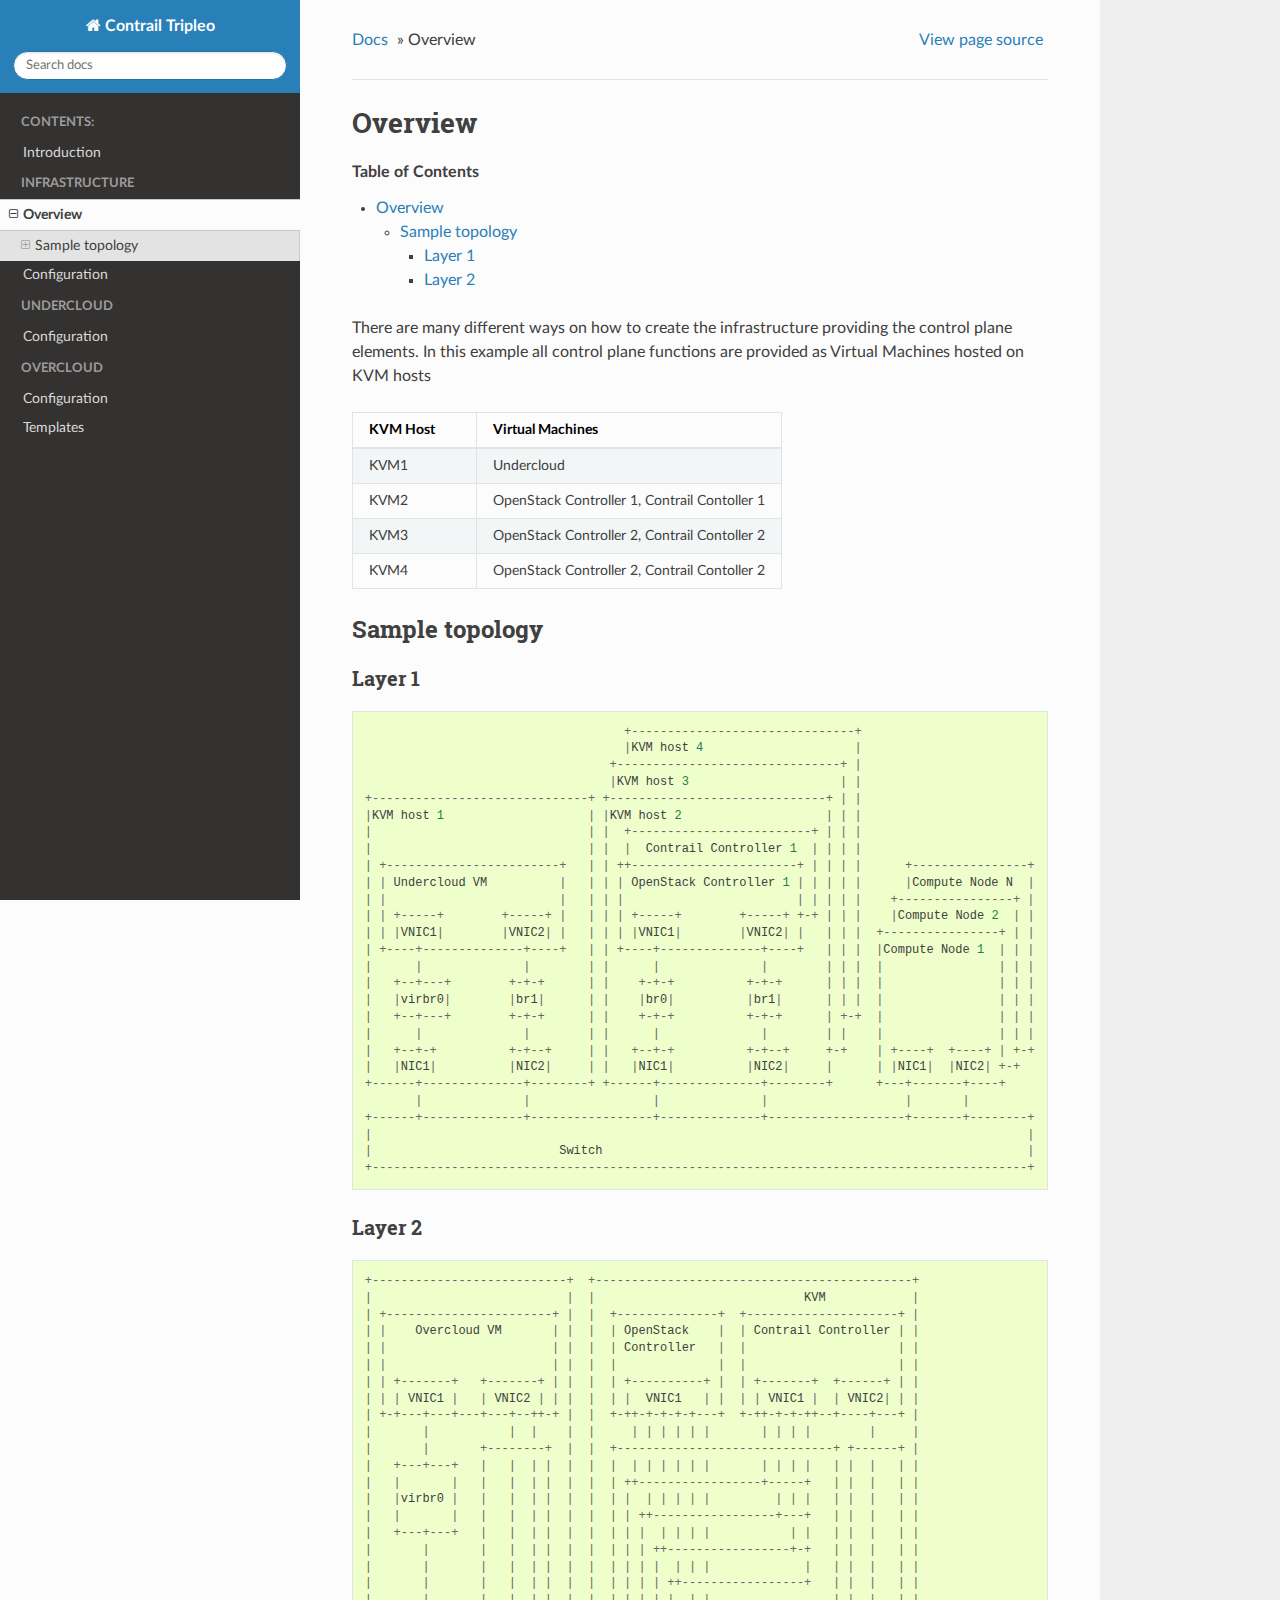
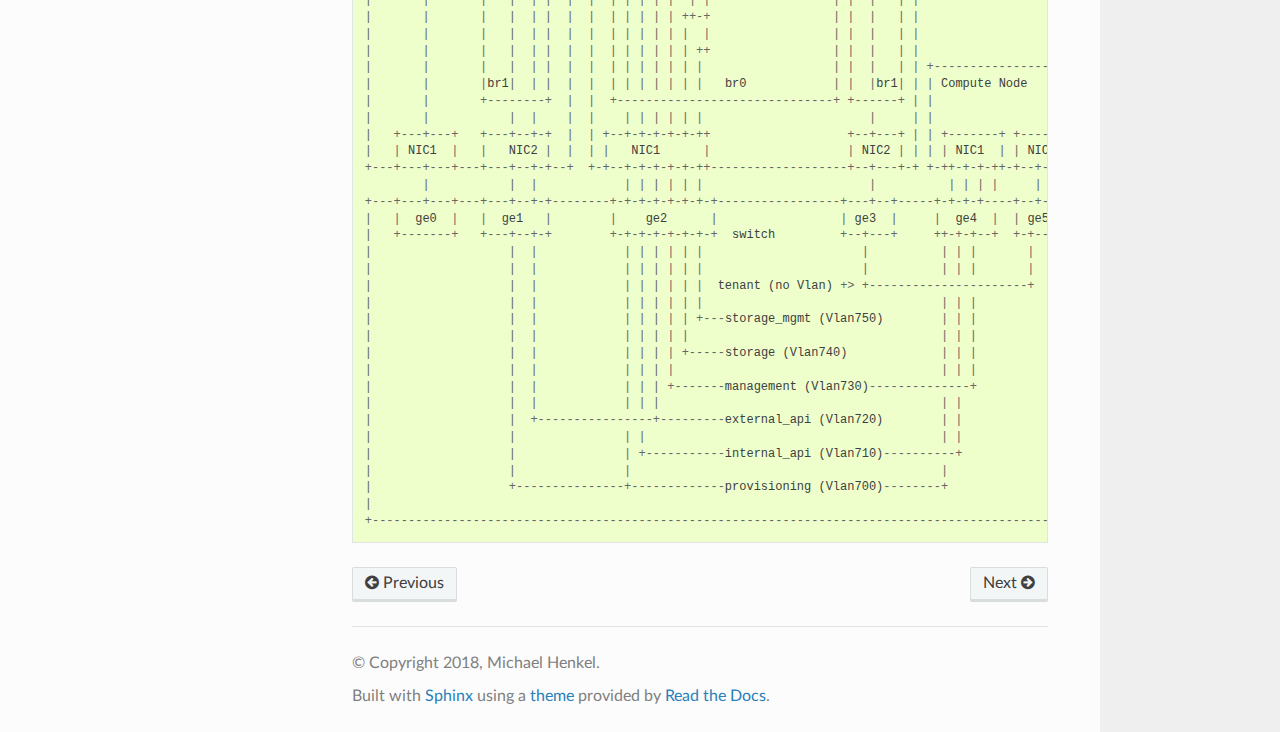
<file: docs/_build/html/infrastructure/overview.html>
<!DOCTYPE html>
<!--[if IE 8]><html class="no-js lt-ie9" lang="en" > <![endif]-->
<!--[if gt IE 8]><!--> <html class="no-js" lang="en" > <!--<![endif]-->
<head>
  <meta charset="utf-8">
  
  <meta name="viewport" content="width=device-width, initial-scale=1.0">
  
  <title>Overview &mdash; Contrail Tripleo queens documentation</title>
  

  
  
  
  

  

  
  
    

  

  <link rel="stylesheet" href="../_static/css/theme.css" type="text/css" />
  <link rel="stylesheet" href="../_static/pygments.css" type="text/css" />
  <link rel="stylesheet" href="../_static/custom.css" type="text/css" />
    <link rel="index" title="Index" href="../genindex.html" />
    <link rel="search" title="Search" href="../search.html" />
    <link rel="next" title="Configuration" href="configuration.html" />
    <link rel="prev" title="Introduction" href="../introduction.html" /> 

  
  <script src="../_static/js/modernizr.min.js"></script>

</head>

<body class="wy-body-for-nav">

   
  <div class="wy-grid-for-nav">

    
    <nav data-toggle="wy-nav-shift" class="wy-nav-side">
      <div class="wy-side-scroll">
        <div class="wy-side-nav-search">
          

          
            <a href="../index.html" class="icon icon-home"> Contrail Tripleo
          

          
          </a>

          
            
            
          

          
<div role="search">
  <form id="rtd-search-form" class="wy-form" action="../search.html" method="get">
    <input type="text" name="q" placeholder="Search docs" />
    <input type="hidden" name="check_keywords" value="yes" />
    <input type="hidden" name="area" value="default" />
  </form>
</div>

          
        </div>

        <div class="wy-menu wy-menu-vertical" data-spy="affix" role="navigation" aria-label="main navigation">
          
            
            
              
            
            
              <p class="caption"><span class="caption-text">Contents:</span></p>
<ul>
<li class="toctree-l1"><a class="reference internal" href="../introduction.html">Introduction</a></li>
</ul>
<p class="caption"><span class="caption-text">Infrastructure</span></p>
<ul class="current">
<li class="toctree-l1 current"><a class="current reference internal" href="#">Overview</a><ul>
<li class="toctree-l2"><a class="reference internal" href="#sample-topology">Sample topology</a><ul>
<li class="toctree-l3"><a class="reference internal" href="#layer-1">Layer 1</a></li>
<li class="toctree-l3"><a class="reference internal" href="#layer-2">Layer 2</a></li>
</ul>
</li>
</ul>
</li>
<li class="toctree-l1"><a class="reference internal" href="configuration.html">Configuration</a></li>
</ul>
<p class="caption"><span class="caption-text">Undercloud</span></p>
<ul>
<li class="toctree-l1"><a class="reference internal" href="../undercloud/configuration.html">Configuration</a></li>
</ul>
<p class="caption"><span class="caption-text">Overcloud</span></p>
<ul>
<li class="toctree-l1"><a class="reference internal" href="../overcloud/configuration.html">Configuration</a></li>
<li class="toctree-l1"><a class="reference internal" href="../overcloud/templates.html">Templates</a></li>
</ul>

            
          
        </div>
      </div>
    </nav>

    <section data-toggle="wy-nav-shift" class="wy-nav-content-wrap">

      
      <nav class="wy-nav-top" aria-label="top navigation">
        
          <i data-toggle="wy-nav-top" class="fa fa-bars"></i>
          <a href="../index.html">Contrail Tripleo</a>
        
      </nav>


      <div class="wy-nav-content">
        
        <div class="rst-content">
        
          















<div role="navigation" aria-label="breadcrumbs navigation">

  <ul class="wy-breadcrumbs">
    
      <li><a href="../index.html">Docs</a> &raquo;</li>
        
      <li>Overview</li>
    
    
      <li class="wy-breadcrumbs-aside">
        
            
            <a href="../_sources/infrastructure/overview.rst.txt" rel="nofollow"> View page source</a>
          
        
      </li>
    
  </ul>

  
  <hr/>
</div>
          <div role="main" class="document" itemscope="itemscope" itemtype="http://schema.org/Article">
           <div itemprop="articleBody">
            
  <div class="section" id="overview">
<h1><a class="toc-backref" href="#id1">Overview</a><a class="headerlink" href="#overview" title="Permalink to this headline">¶</a></h1>
<div class="contents topic" id="table-of-contents">
<p class="topic-title first">Table of Contents</p>
<ul class="simple">
<li><a class="reference internal" href="#overview" id="id1">Overview</a><ul>
<li><a class="reference internal" href="#sample-topology" id="id2">Sample topology</a><ul>
<li><a class="reference internal" href="#layer-1" id="id3">Layer 1</a></li>
<li><a class="reference internal" href="#layer-2" id="id4">Layer 2</a></li>
</ul>
</li>
</ul>
</li>
</ul>
</div>
<p>There are many different ways on how to create the infrastructure providing
the control plane elements. In this example all control plane functions
are provided as Virtual Machines hosted on KVM hosts</p>
<table border="1" class="docutils">
<colgroup>
<col width="29%" />
<col width="71%" />
</colgroup>
<thead valign="bottom">
<tr class="row-odd"><th class="head">KVM Host</th>
<th class="head">Virtual Machines</th>
</tr>
</thead>
<tbody valign="top">
<tr class="row-even"><td>KVM1</td>
<td>Undercloud</td>
</tr>
<tr class="row-odd"><td>KVM2</td>
<td>OpenStack Controller 1,
Contrail Contoller 1</td>
</tr>
<tr class="row-even"><td>KVM3</td>
<td>OpenStack Controller 2,
Contrail Contoller 2</td>
</tr>
<tr class="row-odd"><td>KVM4</td>
<td>OpenStack Controller 2,
Contrail Contoller 2</td>
</tr>
</tbody>
</table>
<div class="section" id="sample-topology">
<h2><a class="toc-backref" href="#id2">Sample topology</a><a class="headerlink" href="#sample-topology" title="Permalink to this headline">¶</a></h2>
<div class="section" id="layer-1">
<h3><a class="toc-backref" href="#id3">Layer 1</a><a class="headerlink" href="#layer-1" title="Permalink to this headline">¶</a></h3>
<div class="highlight-default notranslate"><div class="highlight"><pre><span></span>                                    <span class="o">+-------------------------------+</span>
                                    <span class="o">|</span><span class="n">KVM</span> <span class="n">host</span> <span class="mi">4</span>                     <span class="o">|</span>
                                  <span class="o">+-------------------------------+</span> <span class="o">|</span>
                                  <span class="o">|</span><span class="n">KVM</span> <span class="n">host</span> <span class="mi">3</span>                     <span class="o">|</span> <span class="o">|</span>
<span class="o">+------------------------------+</span> <span class="o">+------------------------------+</span> <span class="o">|</span> <span class="o">|</span>
<span class="o">|</span><span class="n">KVM</span> <span class="n">host</span> <span class="mi">1</span>                    <span class="o">|</span> <span class="o">|</span><span class="n">KVM</span> <span class="n">host</span> <span class="mi">2</span>                    <span class="o">|</span> <span class="o">|</span> <span class="o">|</span>
<span class="o">|</span>                              <span class="o">|</span> <span class="o">|</span>  <span class="o">+-------------------------+</span> <span class="o">|</span> <span class="o">|</span> <span class="o">|</span>
<span class="o">|</span>                              <span class="o">|</span> <span class="o">|</span>  <span class="o">|</span>  <span class="n">Contrail</span> <span class="n">Controller</span> <span class="mi">1</span>  <span class="o">|</span> <span class="o">|</span> <span class="o">|</span> <span class="o">|</span>
<span class="o">|</span> <span class="o">+------------------------+</span>   <span class="o">|</span> <span class="o">|</span> <span class="o">++-----------------------+</span> <span class="o">|</span> <span class="o">|</span> <span class="o">|</span> <span class="o">|</span>      <span class="o">+----------------+</span>
<span class="o">|</span> <span class="o">|</span> <span class="n">Undercloud</span> <span class="n">VM</span>          <span class="o">|</span>   <span class="o">|</span> <span class="o">|</span> <span class="o">|</span> <span class="n">OpenStack</span> <span class="n">Controller</span> <span class="mi">1</span> <span class="o">|</span> <span class="o">|</span> <span class="o">|</span> <span class="o">|</span> <span class="o">|</span>      <span class="o">|</span><span class="n">Compute</span> <span class="n">Node</span> <span class="n">N</span>  <span class="o">|</span>
<span class="o">|</span> <span class="o">|</span>                        <span class="o">|</span>   <span class="o">|</span> <span class="o">|</span> <span class="o">|</span>                        <span class="o">|</span> <span class="o">|</span> <span class="o">|</span> <span class="o">|</span> <span class="o">|</span>    <span class="o">+----------------+</span> <span class="o">|</span>
<span class="o">|</span> <span class="o">|</span> <span class="o">+-----+</span>        <span class="o">+-----+</span> <span class="o">|</span>   <span class="o">|</span> <span class="o">|</span> <span class="o">|</span> <span class="o">+-----+</span>        <span class="o">+-----+</span> <span class="o">+-+</span> <span class="o">|</span> <span class="o">|</span> <span class="o">|</span>    <span class="o">|</span><span class="n">Compute</span> <span class="n">Node</span> <span class="mi">2</span>  <span class="o">|</span> <span class="o">|</span>
<span class="o">|</span> <span class="o">|</span> <span class="o">|</span><span class="n">VNIC1</span><span class="o">|</span>        <span class="o">|</span><span class="n">VNIC2</span><span class="o">|</span> <span class="o">|</span>   <span class="o">|</span> <span class="o">|</span> <span class="o">|</span> <span class="o">|</span><span class="n">VNIC1</span><span class="o">|</span>        <span class="o">|</span><span class="n">VNIC2</span><span class="o">|</span> <span class="o">|</span>   <span class="o">|</span> <span class="o">|</span> <span class="o">|</span>  <span class="o">+----------------+</span> <span class="o">|</span> <span class="o">|</span>
<span class="o">|</span> <span class="o">+----+--------------+----+</span>   <span class="o">|</span> <span class="o">|</span> <span class="o">+----+--------------+----+</span>   <span class="o">|</span> <span class="o">|</span> <span class="o">|</span>  <span class="o">|</span><span class="n">Compute</span> <span class="n">Node</span> <span class="mi">1</span>  <span class="o">|</span> <span class="o">|</span> <span class="o">|</span>
<span class="o">|</span>      <span class="o">|</span>              <span class="o">|</span>        <span class="o">|</span> <span class="o">|</span>      <span class="o">|</span>              <span class="o">|</span>        <span class="o">|</span> <span class="o">|</span> <span class="o">|</span>  <span class="o">|</span>                <span class="o">|</span> <span class="o">|</span> <span class="o">|</span>
<span class="o">|</span>   <span class="o">+--+---+</span>        <span class="o">+-+-+</span>      <span class="o">|</span> <span class="o">|</span>    <span class="o">+-+-+</span>          <span class="o">+-+-+</span>      <span class="o">|</span> <span class="o">|</span> <span class="o">|</span>  <span class="o">|</span>                <span class="o">|</span> <span class="o">|</span> <span class="o">|</span>
<span class="o">|</span>   <span class="o">|</span><span class="n">virbr0</span><span class="o">|</span>        <span class="o">|</span><span class="n">br1</span><span class="o">|</span>      <span class="o">|</span> <span class="o">|</span>    <span class="o">|</span><span class="n">br0</span><span class="o">|</span>          <span class="o">|</span><span class="n">br1</span><span class="o">|</span>      <span class="o">|</span> <span class="o">|</span> <span class="o">|</span>  <span class="o">|</span>                <span class="o">|</span> <span class="o">|</span> <span class="o">|</span>
<span class="o">|</span>   <span class="o">+--+---+</span>        <span class="o">+-+-+</span>      <span class="o">|</span> <span class="o">|</span>    <span class="o">+-+-+</span>          <span class="o">+-+-+</span>      <span class="o">|</span> <span class="o">+-+</span>  <span class="o">|</span>                <span class="o">|</span> <span class="o">|</span> <span class="o">|</span>
<span class="o">|</span>      <span class="o">|</span>              <span class="o">|</span>        <span class="o">|</span> <span class="o">|</span>      <span class="o">|</span>              <span class="o">|</span>        <span class="o">|</span> <span class="o">|</span>    <span class="o">|</span>                <span class="o">|</span> <span class="o">|</span> <span class="o">|</span>
<span class="o">|</span>   <span class="o">+--+-+</span>          <span class="o">+-+--+</span>     <span class="o">|</span> <span class="o">|</span>   <span class="o">+--+-+</span>          <span class="o">+-+--+</span>     <span class="o">+-+</span>    <span class="o">|</span> <span class="o">+----+</span>  <span class="o">+----+</span> <span class="o">|</span> <span class="o">+-+</span>
<span class="o">|</span>   <span class="o">|</span><span class="n">NIC1</span><span class="o">|</span>          <span class="o">|</span><span class="n">NIC2</span><span class="o">|</span>     <span class="o">|</span> <span class="o">|</span>   <span class="o">|</span><span class="n">NIC1</span><span class="o">|</span>          <span class="o">|</span><span class="n">NIC2</span><span class="o">|</span>     <span class="o">|</span>      <span class="o">|</span> <span class="o">|</span><span class="n">NIC1</span><span class="o">|</span>  <span class="o">|</span><span class="n">NIC2</span><span class="o">|</span> <span class="o">+-+</span>
<span class="o">+------+--------------+--------+</span> <span class="o">+------+--------------+--------+</span>      <span class="o">+---+-------+----+</span>
       <span class="o">|</span>              <span class="o">|</span>                 <span class="o">|</span>              <span class="o">|</span>                   <span class="o">|</span>       <span class="o">|</span>
<span class="o">+------+--------------+-----------------+--------------+-------------------+-------+--------+</span>
<span class="o">|</span>                                                                                           <span class="o">|</span>
<span class="o">|</span>                          <span class="n">Switch</span>                                                           <span class="o">|</span>
<span class="o">+-------------------------------------------------------------------------------------------+</span>
</pre></div>
</div>
</div>
<div class="section" id="layer-2">
<h3><a class="toc-backref" href="#id4">Layer 2</a><a class="headerlink" href="#layer-2" title="Permalink to this headline">¶</a></h3>
<div class="highlight-default notranslate"><div class="highlight"><pre><span></span><span class="o">+---------------------------+</span>  <span class="o">+--------------------------------------------+</span>
<span class="o">|</span>                           <span class="o">|</span>  <span class="o">|</span>                             <span class="n">KVM</span>            <span class="o">|</span>
<span class="o">|</span> <span class="o">+-----------------------+</span> <span class="o">|</span>  <span class="o">|</span>  <span class="o">+--------------+</span>  <span class="o">+---------------------+</span> <span class="o">|</span>
<span class="o">|</span> <span class="o">|</span>    <span class="n">Overcloud</span> <span class="n">VM</span>       <span class="o">|</span> <span class="o">|</span>  <span class="o">|</span>  <span class="o">|</span> <span class="n">OpenStack</span>    <span class="o">|</span>  <span class="o">|</span> <span class="n">Contrail</span> <span class="n">Controller</span> <span class="o">|</span> <span class="o">|</span>
<span class="o">|</span> <span class="o">|</span>                       <span class="o">|</span> <span class="o">|</span>  <span class="o">|</span>  <span class="o">|</span> <span class="n">Controller</span>   <span class="o">|</span>  <span class="o">|</span>                     <span class="o">|</span> <span class="o">|</span>
<span class="o">|</span> <span class="o">|</span>                       <span class="o">|</span> <span class="o">|</span>  <span class="o">|</span>  <span class="o">|</span>              <span class="o">|</span>  <span class="o">|</span>                     <span class="o">|</span> <span class="o">|</span>
<span class="o">|</span> <span class="o">|</span> <span class="o">+-------+</span>   <span class="o">+-------+</span> <span class="o">|</span> <span class="o">|</span>  <span class="o">|</span>  <span class="o">|</span> <span class="o">+----------+</span> <span class="o">|</span>  <span class="o">|</span> <span class="o">+-------+</span>  <span class="o">+------+</span> <span class="o">|</span> <span class="o">|</span>
<span class="o">|</span> <span class="o">|</span> <span class="o">|</span> <span class="n">VNIC1</span> <span class="o">|</span>   <span class="o">|</span> <span class="n">VNIC2</span> <span class="o">|</span> <span class="o">|</span> <span class="o">|</span>  <span class="o">|</span>  <span class="o">|</span> <span class="o">|</span>  <span class="n">VNIC1</span>   <span class="o">|</span> <span class="o">|</span>  <span class="o">|</span> <span class="o">|</span> <span class="n">VNIC1</span> <span class="o">|</span>  <span class="o">|</span> <span class="n">VNIC2</span><span class="o">|</span> <span class="o">|</span> <span class="o">|</span>
<span class="o">|</span> <span class="o">+-+---+---+---+---+--++-+</span> <span class="o">|</span>  <span class="o">|</span>  <span class="o">+-++-+-+-+-+---+</span>  <span class="o">+-++-+-+-++--+----+---+</span> <span class="o">|</span>
<span class="o">|</span>       <span class="o">|</span>           <span class="o">|</span>  <span class="o">|</span>    <span class="o">|</span>  <span class="o">|</span>     <span class="o">|</span> <span class="o">|</span> <span class="o">|</span> <span class="o">|</span> <span class="o">|</span> <span class="o">|</span>       <span class="o">|</span> <span class="o">|</span> <span class="o">|</span> <span class="o">|</span>        <span class="o">|</span>     <span class="o">|</span>
<span class="o">|</span>       <span class="o">|</span>       <span class="o">+--------+</span>  <span class="o">|</span>  <span class="o">|</span>  <span class="o">+------------------------------+</span> <span class="o">+------+</span> <span class="o">|</span>
<span class="o">|</span>   <span class="o">+---+---+</span>   <span class="o">|</span>   <span class="o">|</span>  <span class="o">|</span> <span class="o">|</span>  <span class="o">|</span>  <span class="o">|</span>  <span class="o">|</span>  <span class="o">|</span> <span class="o">|</span> <span class="o">|</span> <span class="o">|</span> <span class="o">|</span> <span class="o">|</span>       <span class="o">|</span> <span class="o">|</span> <span class="o">|</span> <span class="o">|</span>   <span class="o">|</span> <span class="o">|</span>  <span class="o">|</span>   <span class="o">|</span> <span class="o">|</span>
<span class="o">|</span>   <span class="o">|</span>       <span class="o">|</span>   <span class="o">|</span>   <span class="o">|</span>  <span class="o">|</span> <span class="o">|</span>  <span class="o">|</span>  <span class="o">|</span>  <span class="o">|</span> <span class="o">++-----------------+-----+</span>   <span class="o">|</span> <span class="o">|</span>  <span class="o">|</span>   <span class="o">|</span> <span class="o">|</span>
<span class="o">|</span>   <span class="o">|</span><span class="n">virbr0</span> <span class="o">|</span>   <span class="o">|</span>   <span class="o">|</span>  <span class="o">|</span> <span class="o">|</span>  <span class="o">|</span>  <span class="o">|</span>  <span class="o">|</span> <span class="o">|</span>  <span class="o">|</span> <span class="o">|</span> <span class="o">|</span> <span class="o">|</span> <span class="o">|</span>         <span class="o">|</span> <span class="o">|</span> <span class="o">|</span>   <span class="o">|</span> <span class="o">|</span>  <span class="o">|</span>   <span class="o">|</span> <span class="o">|</span>
<span class="o">|</span>   <span class="o">|</span>       <span class="o">|</span>   <span class="o">|</span>   <span class="o">|</span>  <span class="o">|</span> <span class="o">|</span>  <span class="o">|</span>  <span class="o">|</span>  <span class="o">|</span> <span class="o">|</span> <span class="o">++-----------------+---+</span>   <span class="o">|</span> <span class="o">|</span>  <span class="o">|</span>   <span class="o">|</span> <span class="o">|</span>
<span class="o">|</span>   <span class="o">+---+---+</span>   <span class="o">|</span>   <span class="o">|</span>  <span class="o">|</span> <span class="o">|</span>  <span class="o">|</span>  <span class="o">|</span>  <span class="o">|</span> <span class="o">|</span> <span class="o">|</span>  <span class="o">|</span> <span class="o">|</span> <span class="o">|</span> <span class="o">|</span>           <span class="o">|</span> <span class="o">|</span>   <span class="o">|</span> <span class="o">|</span>  <span class="o">|</span>   <span class="o">|</span> <span class="o">|</span>
<span class="o">|</span>       <span class="o">|</span>       <span class="o">|</span>   <span class="o">|</span>  <span class="o">|</span> <span class="o">|</span>  <span class="o">|</span>  <span class="o">|</span>  <span class="o">|</span> <span class="o">|</span> <span class="o">|</span> <span class="o">++-----------------+-+</span>   <span class="o">|</span> <span class="o">|</span>  <span class="o">|</span>   <span class="o">|</span> <span class="o">|</span>
<span class="o">|</span>       <span class="o">|</span>       <span class="o">|</span>   <span class="o">|</span>  <span class="o">|</span> <span class="o">|</span>  <span class="o">|</span>  <span class="o">|</span>  <span class="o">|</span> <span class="o">|</span> <span class="o">|</span> <span class="o">|</span>  <span class="o">|</span> <span class="o">|</span> <span class="o">|</span>             <span class="o">|</span>   <span class="o">|</span> <span class="o">|</span>  <span class="o">|</span>   <span class="o">|</span> <span class="o">|</span>
<span class="o">|</span>       <span class="o">|</span>       <span class="o">|</span>   <span class="o">|</span>  <span class="o">|</span> <span class="o">|</span>  <span class="o">|</span>  <span class="o">|</span>  <span class="o">|</span> <span class="o">|</span> <span class="o">|</span> <span class="o">|</span> <span class="o">++-----------------+</span>   <span class="o">|</span> <span class="o">|</span>  <span class="o">|</span>   <span class="o">|</span> <span class="o">|</span>
<span class="o">|</span>       <span class="o">|</span>       <span class="o">|</span>   <span class="o">|</span>  <span class="o">|</span> <span class="o">|</span>  <span class="o">|</span>  <span class="o">|</span>  <span class="o">|</span> <span class="o">|</span> <span class="o">|</span> <span class="o">|</span> <span class="o">|</span>  <span class="o">|</span> <span class="o">|</span>                 <span class="o">|</span> <span class="o">|</span>  <span class="o">|</span>   <span class="o">|</span> <span class="o">|</span>
<span class="o">|</span>       <span class="o">|</span>       <span class="o">|</span>   <span class="o">|</span>  <span class="o">|</span> <span class="o">|</span>  <span class="o">|</span>  <span class="o">|</span>  <span class="o">|</span> <span class="o">|</span> <span class="o">|</span> <span class="o">|</span> <span class="o">|</span> <span class="o">++-+</span>                 <span class="o">|</span> <span class="o">|</span>  <span class="o">|</span>   <span class="o">|</span> <span class="o">|</span>
<span class="o">|</span>       <span class="o">|</span>       <span class="o">|</span>   <span class="o">|</span>  <span class="o">|</span> <span class="o">|</span>  <span class="o">|</span>  <span class="o">|</span>  <span class="o">|</span> <span class="o">|</span> <span class="o">|</span> <span class="o">|</span> <span class="o">|</span> <span class="o">|</span>  <span class="o">|</span>                 <span class="o">|</span> <span class="o">|</span>  <span class="o">|</span>   <span class="o">|</span> <span class="o">|</span>
<span class="o">|</span>       <span class="o">|</span>       <span class="o">|</span>   <span class="o">|</span>  <span class="o">|</span> <span class="o">|</span>  <span class="o">|</span>  <span class="o">|</span>  <span class="o">|</span> <span class="o">|</span> <span class="o">|</span> <span class="o">|</span> <span class="o">|</span> <span class="o">|</span> <span class="o">++</span>                 <span class="o">|</span> <span class="o">|</span>  <span class="o">|</span>   <span class="o">|</span> <span class="o">|</span>
<span class="o">|</span>       <span class="o">|</span>       <span class="o">|</span>   <span class="o">|</span>  <span class="o">|</span> <span class="o">|</span>  <span class="o">|</span>  <span class="o">|</span>  <span class="o">|</span> <span class="o">|</span> <span class="o">|</span> <span class="o">|</span> <span class="o">|</span> <span class="o">|</span> <span class="o">|</span>                  <span class="o">|</span> <span class="o">|</span>  <span class="o">|</span>   <span class="o">|</span> <span class="o">|</span> <span class="o">+--------------------+</span>
<span class="o">|</span>       <span class="o">|</span>       <span class="o">|</span><span class="n">br1</span><span class="o">|</span>  <span class="o">|</span> <span class="o">|</span>  <span class="o">|</span>  <span class="o">|</span>  <span class="o">|</span> <span class="o">|</span> <span class="o">|</span> <span class="o">|</span> <span class="o">|</span> <span class="o">|</span> <span class="o">|</span>   <span class="n">br0</span>            <span class="o">|</span> <span class="o">|</span>  <span class="o">|</span><span class="n">br1</span><span class="o">|</span> <span class="o">|</span> <span class="o">|</span> <span class="n">Compute</span> <span class="n">Node</span>       <span class="o">|</span>
<span class="o">|</span>       <span class="o">|</span>       <span class="o">+--------+</span>  <span class="o">|</span>  <span class="o">|</span>  <span class="o">+------------------------------+</span> <span class="o">+------+</span> <span class="o">|</span> <span class="o">|</span>                    <span class="o">|</span>
<span class="o">|</span>       <span class="o">|</span>           <span class="o">|</span>  <span class="o">|</span>    <span class="o">|</span>  <span class="o">|</span>    <span class="o">|</span> <span class="o">|</span> <span class="o">|</span> <span class="o">|</span> <span class="o">|</span> <span class="o">|</span>                       <span class="o">|</span>     <span class="o">|</span> <span class="o">|</span>                    <span class="o">|</span>
<span class="o">|</span>   <span class="o">+---+---+</span>   <span class="o">+---+--+-+</span>  <span class="o">|</span>  <span class="o">|</span> <span class="o">+--+-+-+-+-+-++</span>                   <span class="o">+--+---+</span> <span class="o">|</span> <span class="o">|</span> <span class="o">+-------+</span> <span class="o">+------+</span> <span class="o">|</span>
<span class="o">|</span>   <span class="o">|</span> <span class="n">NIC1</span>  <span class="o">|</span>   <span class="o">|</span>   <span class="n">NIC2</span> <span class="o">|</span>  <span class="o">|</span>  <span class="o">|</span> <span class="o">|</span>   <span class="n">NIC1</span>      <span class="o">|</span>                   <span class="o">|</span> <span class="n">NIC2</span> <span class="o">|</span> <span class="o">|</span> <span class="o">|</span> <span class="o">|</span> <span class="n">NIC1</span>  <span class="o">|</span> <span class="o">|</span> <span class="n">NIC2</span> <span class="o">|</span> <span class="o">|</span>
<span class="o">+---+---+---+---+---+--+-+--+</span>  <span class="o">+-+--+-+-+-+-+-++-------------------+--+---+-+</span> <span class="o">+-++-+-+-++-+--+---+-+</span>
        <span class="o">|</span>           <span class="o">|</span>  <span class="o">|</span>            <span class="o">|</span> <span class="o">|</span> <span class="o">|</span> <span class="o">|</span> <span class="o">|</span> <span class="o">|</span>                       <span class="o">|</span>          <span class="o">|</span> <span class="o">|</span> <span class="o">|</span> <span class="o">|</span>     <span class="o">|</span>
<span class="o">+---+---+---+---+---+--+-+--------+-+-+-+-+-+-+-+-----------------+---+--+-----+-+-+-+----+--+--+</span>
<span class="o">|</span>   <span class="o">|</span>  <span class="n">ge0</span>  <span class="o">|</span>   <span class="o">|</span>  <span class="n">ge1</span>   <span class="o">|</span>        <span class="o">|</span>    <span class="n">ge2</span>      <span class="o">|</span>                 <span class="o">|</span> <span class="n">ge3</span>  <span class="o">|</span>     <span class="o">|</span>  <span class="n">ge4</span>  <span class="o">|</span>  <span class="o">|</span> <span class="n">ge5</span> <span class="o">|</span>
<span class="o">|</span>   <span class="o">+-------+</span>   <span class="o">+---+--+-+</span>        <span class="o">+-+-+-+-+-+-+-+</span>  <span class="n">switch</span>         <span class="o">+--+---+</span>     <span class="o">++-+-+--+</span>  <span class="o">+-+---+</span>
<span class="o">|</span>                   <span class="o">|</span>  <span class="o">|</span>            <span class="o">|</span> <span class="o">|</span> <span class="o">|</span> <span class="o">|</span> <span class="o">|</span> <span class="o">|</span>                      <span class="o">|</span>          <span class="o">|</span> <span class="o">|</span> <span class="o">|</span>       <span class="o">|</span>   <span class="o">|</span>
<span class="o">|</span>                   <span class="o">|</span>  <span class="o">|</span>            <span class="o">|</span> <span class="o">|</span> <span class="o">|</span> <span class="o">|</span> <span class="o">|</span> <span class="o">|</span>                      <span class="o">|</span>          <span class="o">|</span> <span class="o">|</span> <span class="o">|</span>       <span class="o">|</span>   <span class="o">|</span>
<span class="o">|</span>                   <span class="o">|</span>  <span class="o">|</span>            <span class="o">|</span> <span class="o">|</span> <span class="o">|</span> <span class="o">|</span> <span class="o">|</span> <span class="o">|</span>  <span class="n">tenant</span> <span class="p">(</span><span class="n">no</span> <span class="n">Vlan</span><span class="p">)</span> <span class="o">+&gt;</span> <span class="o">+----------------------+</span>   <span class="o">|</span>
<span class="o">|</span>                   <span class="o">|</span>  <span class="o">|</span>            <span class="o">|</span> <span class="o">|</span> <span class="o">|</span> <span class="o">|</span> <span class="o">|</span> <span class="o">|</span>                                 <span class="o">|</span> <span class="o">|</span> <span class="o">|</span>           <span class="o">|</span>
<span class="o">|</span>                   <span class="o">|</span>  <span class="o">|</span>            <span class="o">|</span> <span class="o">|</span> <span class="o">|</span> <span class="o">|</span> <span class="o">|</span> <span class="o">+---</span><span class="n">storage_mgmt</span> <span class="p">(</span><span class="n">Vlan750</span><span class="p">)</span>        <span class="o">|</span> <span class="o">|</span> <span class="o">|</span>           <span class="o">|</span>
<span class="o">|</span>                   <span class="o">|</span>  <span class="o">|</span>            <span class="o">|</span> <span class="o">|</span> <span class="o">|</span> <span class="o">|</span> <span class="o">|</span>                                   <span class="o">|</span> <span class="o">|</span> <span class="o">|</span>           <span class="o">|</span>
<span class="o">|</span>                   <span class="o">|</span>  <span class="o">|</span>            <span class="o">|</span> <span class="o">|</span> <span class="o">|</span> <span class="o">|</span> <span class="o">+-----</span><span class="n">storage</span> <span class="p">(</span><span class="n">Vlan740</span><span class="p">)</span>             <span class="o">|</span> <span class="o">|</span> <span class="o">|</span>           <span class="o">|</span>
<span class="o">|</span>                   <span class="o">|</span>  <span class="o">|</span>            <span class="o">|</span> <span class="o">|</span> <span class="o">|</span> <span class="o">|</span>                                     <span class="o">|</span> <span class="o">|</span> <span class="o">|</span>           <span class="o">|</span>
<span class="o">|</span>                   <span class="o">|</span>  <span class="o">|</span>            <span class="o">|</span> <span class="o">|</span> <span class="o">|</span> <span class="o">+-------</span><span class="n">management</span> <span class="p">(</span><span class="n">Vlan730</span><span class="p">)</span><span class="o">--------------+</span>           <span class="o">|</span>
<span class="o">|</span>                   <span class="o">|</span>  <span class="o">|</span>            <span class="o">|</span> <span class="o">|</span> <span class="o">|</span>                                       <span class="o">|</span> <span class="o">|</span>             <span class="o">|</span>
<span class="o">|</span>                   <span class="o">|</span>  <span class="o">+----------------+---------</span><span class="n">external_api</span> <span class="p">(</span><span class="n">Vlan720</span><span class="p">)</span>        <span class="o">|</span> <span class="o">|</span>             <span class="o">|</span>
<span class="o">|</span>                   <span class="o">|</span>               <span class="o">|</span> <span class="o">|</span>                                         <span class="o">|</span> <span class="o">|</span>             <span class="o">|</span>
<span class="o">|</span>                   <span class="o">|</span>               <span class="o">|</span> <span class="o">+-----------</span><span class="n">internal_api</span> <span class="p">(</span><span class="n">Vlan710</span><span class="p">)</span><span class="o">----------+</span>             <span class="o">|</span>
<span class="o">|</span>                   <span class="o">|</span>               <span class="o">|</span>                                           <span class="o">|</span>               <span class="o">|</span>
<span class="o">|</span>                   <span class="o">+---------------+-------------</span><span class="n">provisioning</span> <span class="p">(</span><span class="n">Vlan700</span><span class="p">)</span><span class="o">--------+</span>               <span class="o">|</span>
<span class="o">|</span>                                                                                               <span class="o">|</span>
<span class="o">+-----------------------------------------------------------------------------------------------+</span>
</pre></div>
</div>
</div>
</div>
</div>


           </div>
           
          </div>
          <footer>
  
    <div class="rst-footer-buttons" role="navigation" aria-label="footer navigation">
      
        <a href="configuration.html" class="btn btn-neutral float-right" title="Configuration" accesskey="n" rel="next">Next <span class="fa fa-arrow-circle-right"></span></a>
      
      
        <a href="../introduction.html" class="btn btn-neutral" title="Introduction" accesskey="p" rel="prev"><span class="fa fa-arrow-circle-left"></span> Previous</a>
      
    </div>
  

  <hr/>

  <div role="contentinfo">
    <p>
        &copy; Copyright 2018, Michael Henkel.

    </p>
  </div>
  Built with <a href="http://sphinx-doc.org/">Sphinx</a> using a <a href="https://github.com/rtfd/sphinx_rtd_theme">theme</a> provided by <a href="https://readthedocs.org">Read the Docs</a>. 

</footer>

        </div>
      </div>

    </section>

  </div>
  


  

    <script type="text/javascript">
        var DOCUMENTATION_OPTIONS = {
            URL_ROOT:'../',
            VERSION:'queens',
            LANGUAGE:'None',
            COLLAPSE_INDEX:false,
            FILE_SUFFIX:'.html',
            HAS_SOURCE:  true,
            SOURCELINK_SUFFIX: '.txt'
        };
    </script>
      <script type="text/javascript" src="../_static/jquery.js"></script>
      <script type="text/javascript" src="../_static/underscore.js"></script>
      <script type="text/javascript" src="../_static/doctools.js"></script>
      <script type="text/javascript" src="../_static/admonition_selector.js"></script>

  

  <script type="text/javascript" src="../_static/js/theme.js"></script>

  <script type="text/javascript">
      jQuery(function () {
          SphinxRtdTheme.Navigation.enable(true);
      });
  </script> 

</body>
</html>
</file>
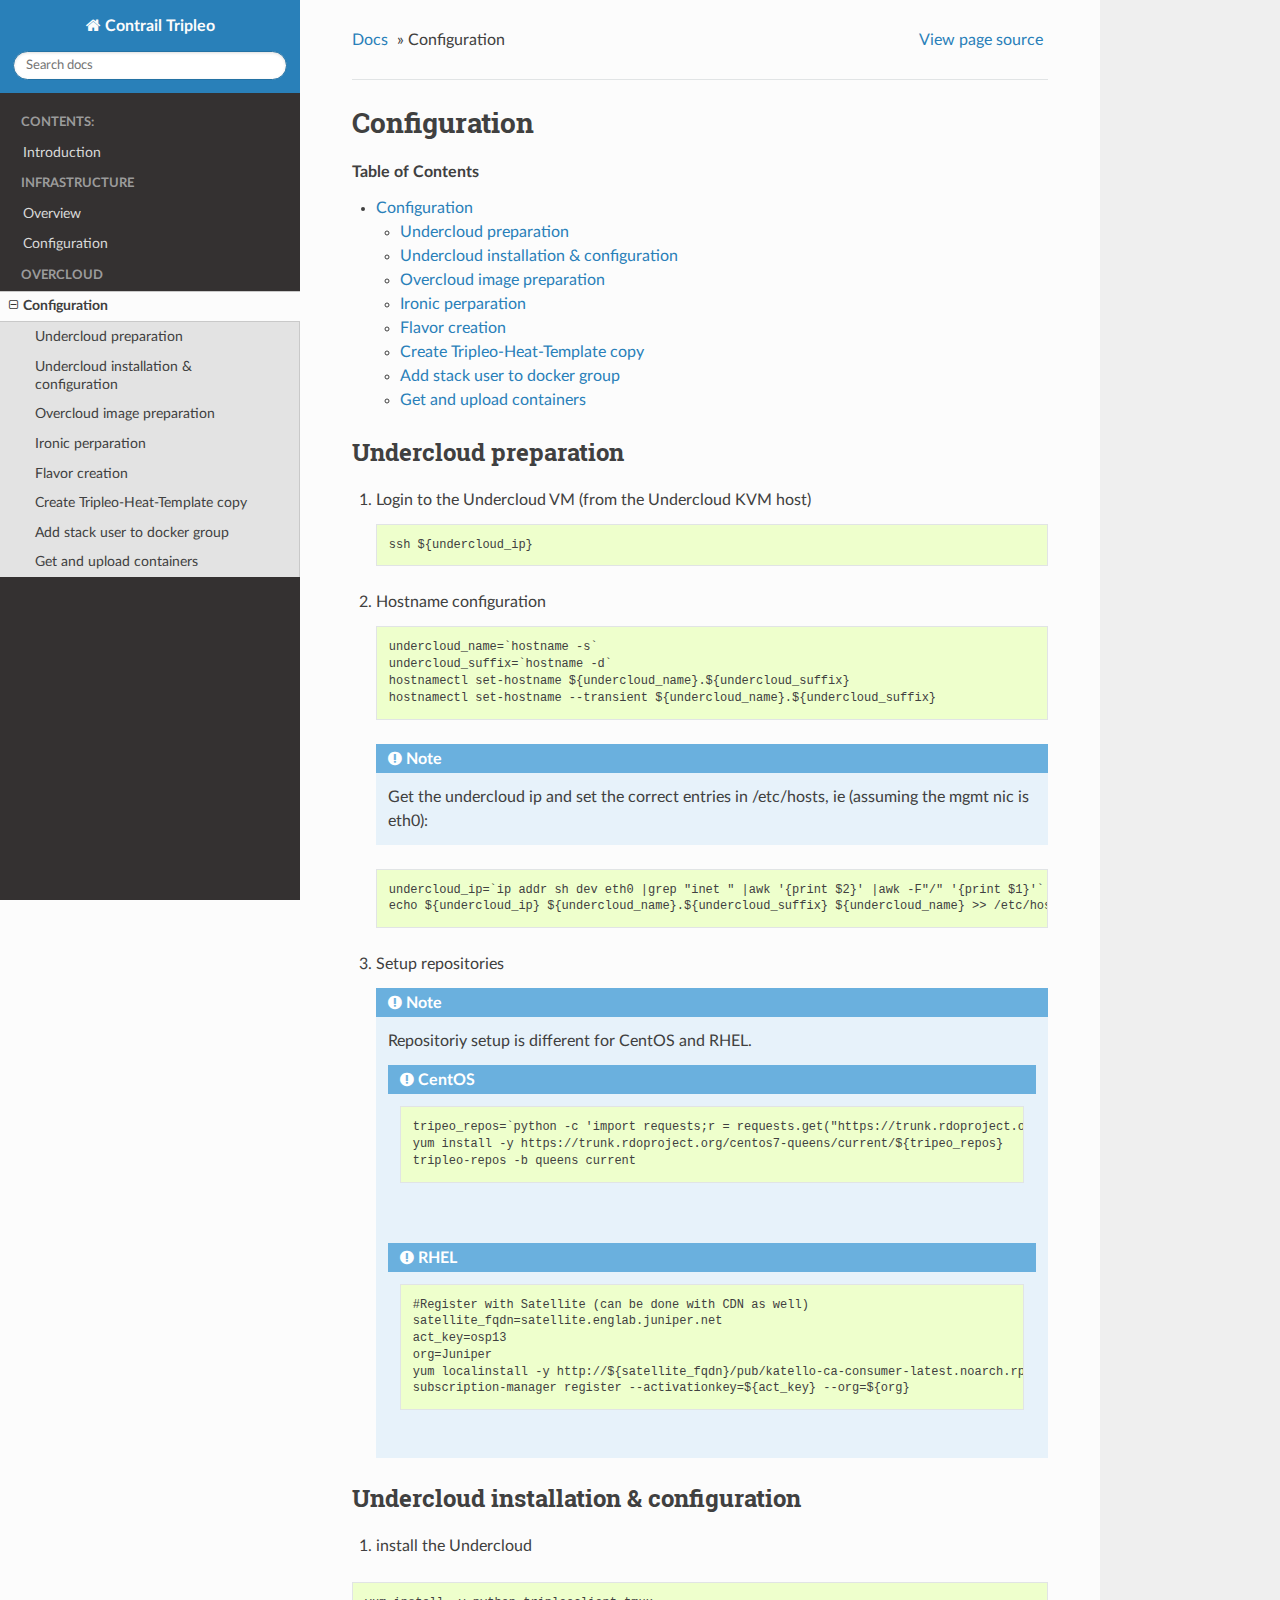
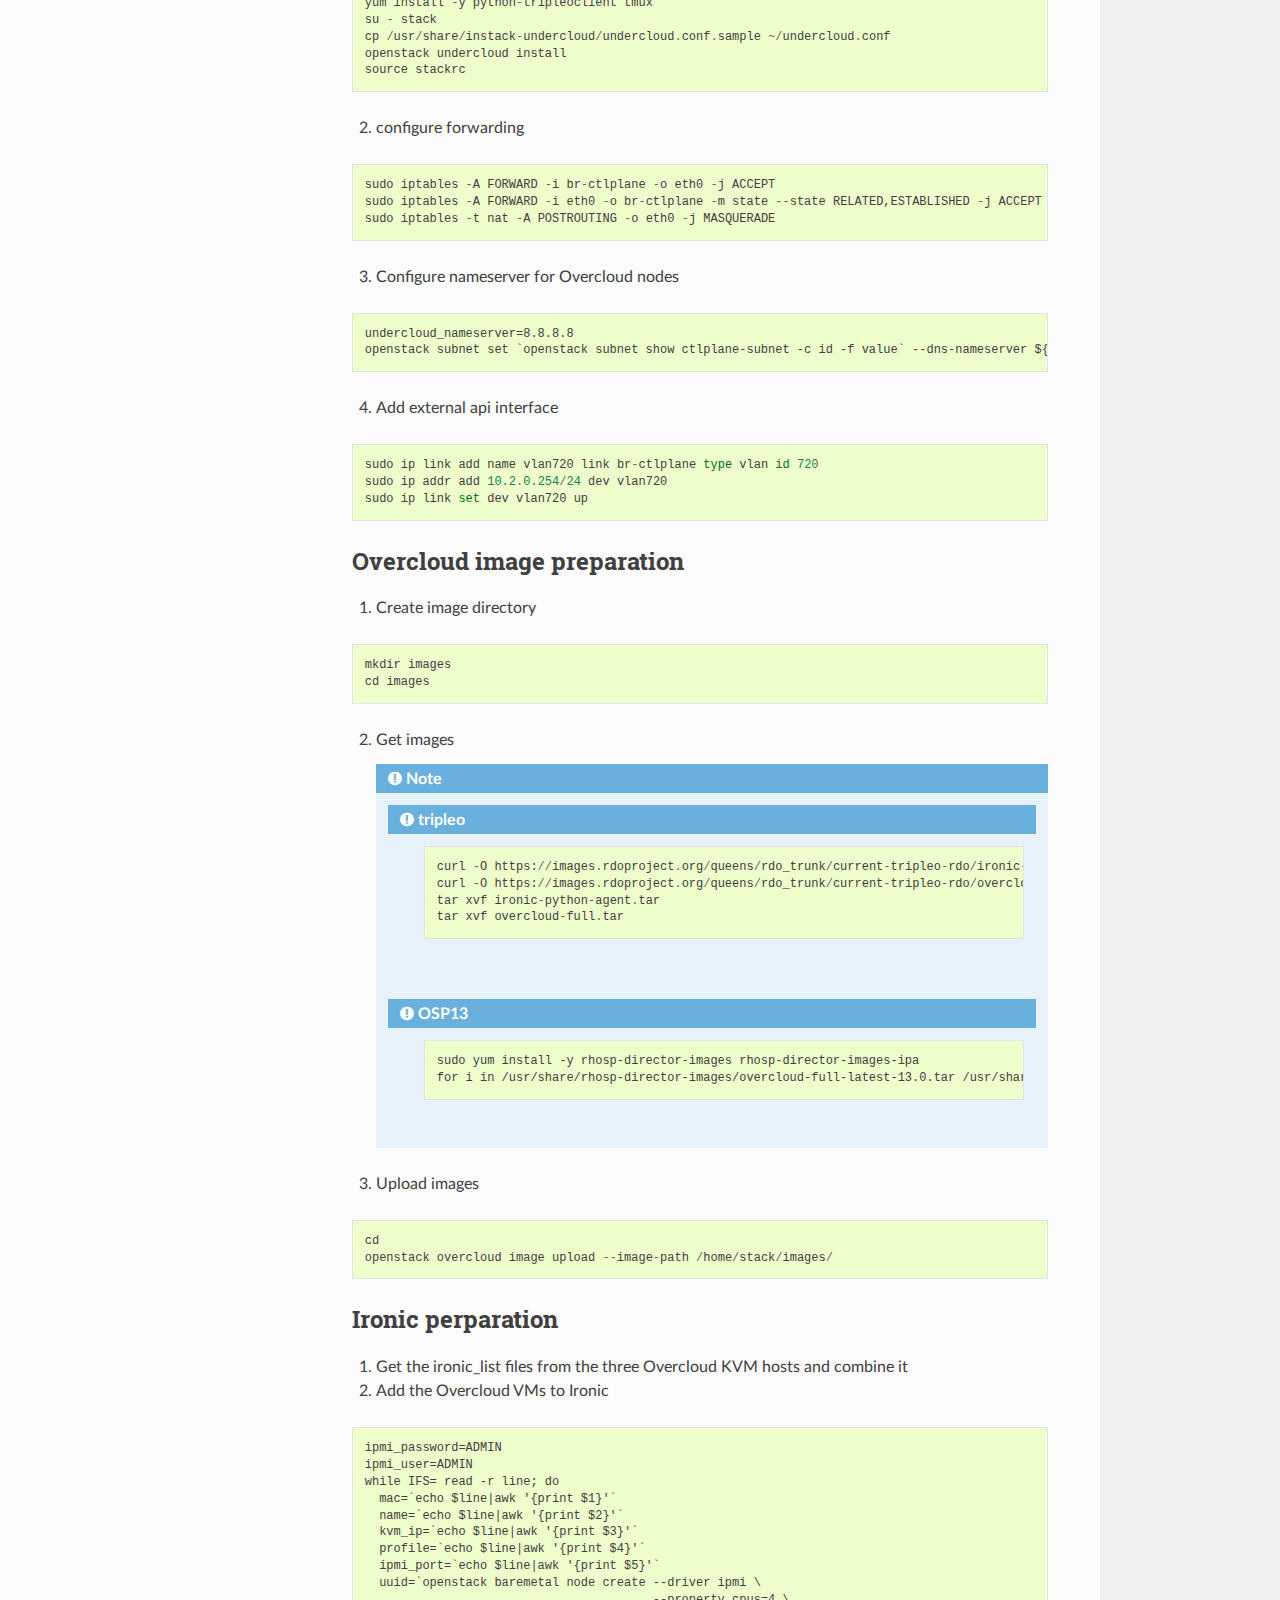
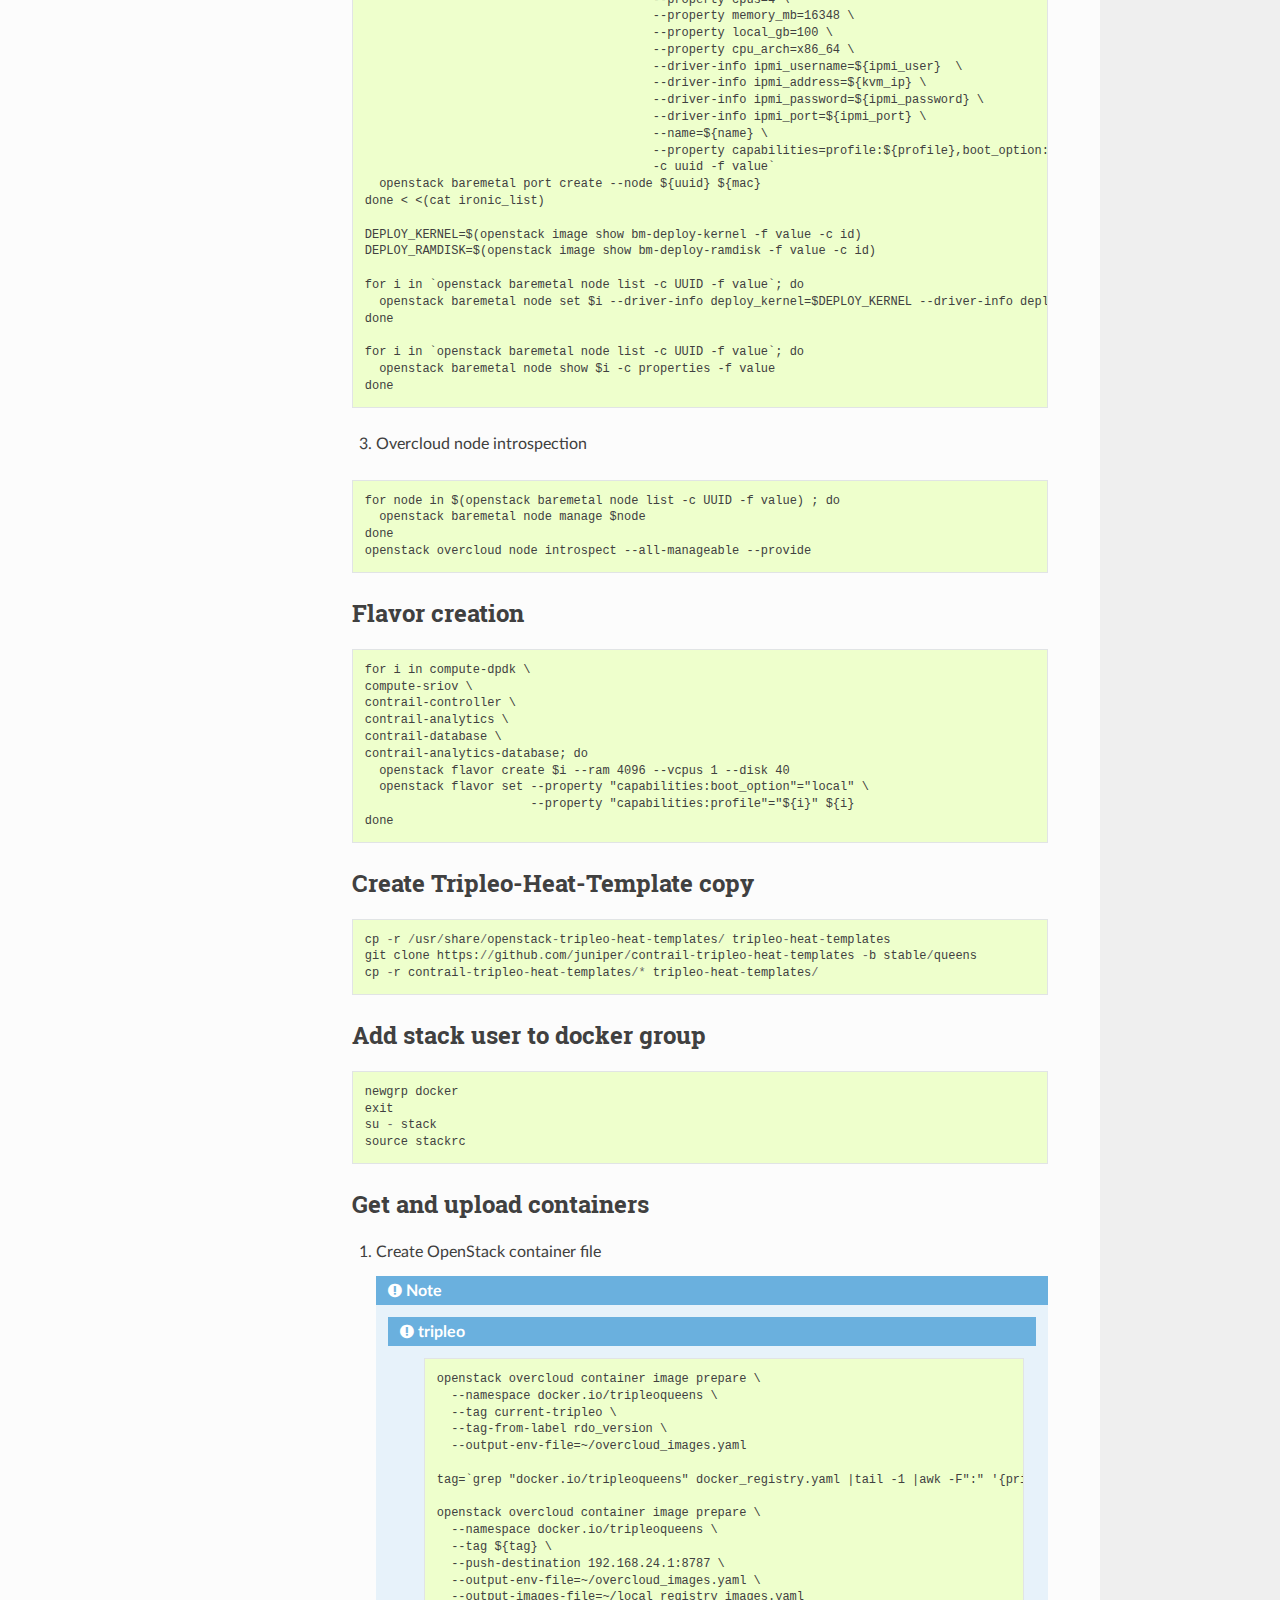
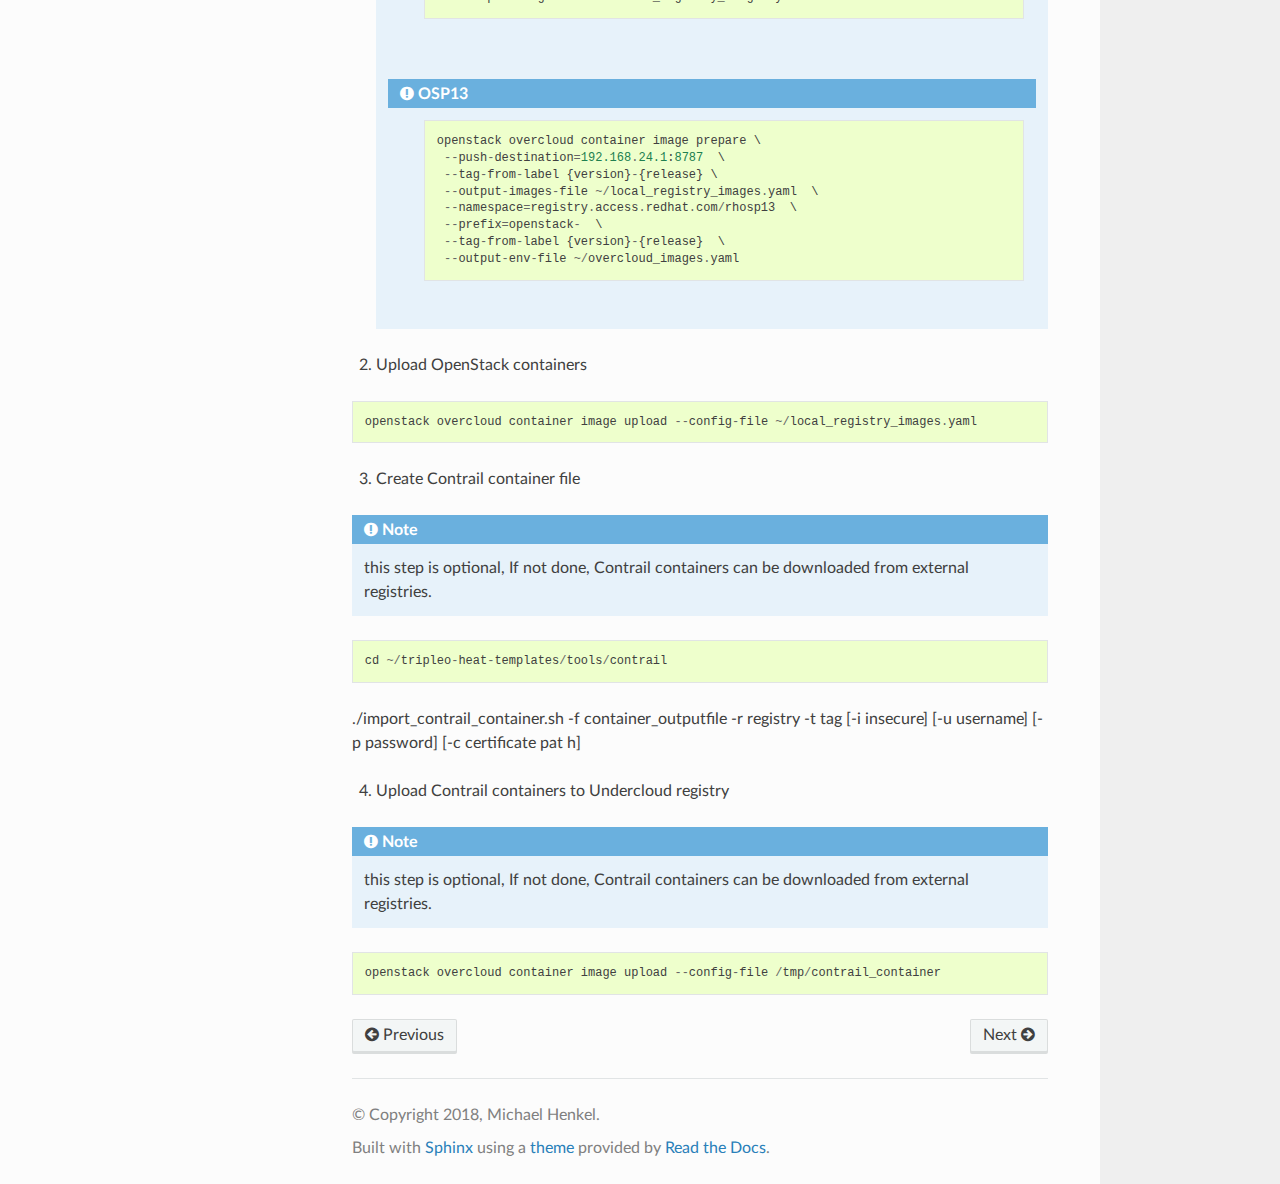
<file: docs/_build/html/overcloud/configuration.html>
<!DOCTYPE html>
<!--[if IE 8]><html class="no-js lt-ie9" lang="en" > <![endif]-->
<!--[if gt IE 8]><!--> <html class="no-js" lang="en" > <!--<![endif]-->
<head>
  <meta charset="utf-8">
  
  <meta name="viewport" content="width=device-width, initial-scale=1.0">
  
  <title>Configuration &mdash; Contrail Tripleo queens documentation</title>
  

  
  
  
  

  

  
  
    

  

  <link rel="stylesheet" href="../_static/css/theme.css" type="text/css" />
  <link rel="stylesheet" href="../_static/pygments.css" type="text/css" />
    <link rel="index" title="Index" href="../genindex.html" />
    <link rel="search" title="Search" href="../search.html" />
    <link rel="next" title="&lt;no title&gt;" href="installation.html" />
    <link rel="prev" title="&lt;no title&gt;" href="../undercloud/installation.html" /> 

  
  <script src="../_static/js/modernizr.min.js"></script>

</head>

<body class="wy-body-for-nav">

   
  <div class="wy-grid-for-nav">

    
    <nav data-toggle="wy-nav-shift" class="wy-nav-side">
      <div class="wy-side-scroll">
        <div class="wy-side-nav-search">
          

          
            <a href="../index.html" class="icon icon-home"> Contrail Tripleo
          

          
          </a>

          
            
            
          

          
<div role="search">
  <form id="rtd-search-form" class="wy-form" action="../search.html" method="get">
    <input type="text" name="q" placeholder="Search docs" />
    <input type="hidden" name="check_keywords" value="yes" />
    <input type="hidden" name="area" value="default" />
  </form>
</div>

          
        </div>

        <div class="wy-menu wy-menu-vertical" data-spy="affix" role="navigation" aria-label="main navigation">
          
            
            
              
            
            
              <p class="caption"><span class="caption-text">Contents:</span></p>
<ul>
<li class="toctree-l1"><a class="reference internal" href="../introduction.html">Introduction</a></li>
</ul>
<p class="caption"><span class="caption-text">Infrastructure</span></p>
<ul>
<li class="toctree-l1"><a class="reference internal" href="../infrastructure/overview.html">Overview</a></li>
<li class="toctree-l1"><a class="reference internal" href="../infrastructure/configuration.html">Configuration</a></li>
</ul>
<p class="caption"><span class="caption-text">Overcloud</span></p>
<ul class="current">
<li class="toctree-l1 current"><a class="current reference internal" href="#">Configuration</a><ul>
<li class="toctree-l2"><a class="reference internal" href="#undercloud-preparation">Undercloud preparation</a></li>
<li class="toctree-l2"><a class="reference internal" href="#undercloud-installation-configuration">Undercloud installation &amp; configuration</a></li>
<li class="toctree-l2"><a class="reference internal" href="#overcloud-image-preparation">Overcloud image preparation</a></li>
<li class="toctree-l2"><a class="reference internal" href="#ironic-perparation">Ironic perparation</a></li>
<li class="toctree-l2"><a class="reference internal" href="#flavor-creation">Flavor creation</a></li>
<li class="toctree-l2"><a class="reference internal" href="#create-tripleo-heat-template-copy">Create Tripleo-Heat-Template copy</a></li>
<li class="toctree-l2"><a class="reference internal" href="#add-stack-user-to-docker-group">Add stack user to docker group</a></li>
<li class="toctree-l2"><a class="reference internal" href="#get-and-upload-containers">Get and upload containers</a></li>
</ul>
</li>
</ul>

            
          
        </div>
      </div>
    </nav>

    <section data-toggle="wy-nav-shift" class="wy-nav-content-wrap">

      
      <nav class="wy-nav-top" aria-label="top navigation">
        
          <i data-toggle="wy-nav-top" class="fa fa-bars"></i>
          <a href="../index.html">Contrail Tripleo</a>
        
      </nav>


      <div class="wy-nav-content">
        
        <div class="rst-content">
        
          















<div role="navigation" aria-label="breadcrumbs navigation">

  <ul class="wy-breadcrumbs">
    
      <li><a href="../index.html">Docs</a> &raquo;</li>
        
      <li>Configuration</li>
    
    
      <li class="wy-breadcrumbs-aside">
        
            
            <a href="../_sources/overcloud/configuration.rst.txt" rel="nofollow"> View page source</a>
          
        
      </li>
    
  </ul>

  
  <hr/>
</div>
          <div role="main" class="document" itemscope="itemscope" itemtype="http://schema.org/Article">
           <div itemprop="articleBody">
            
  <div class="section" id="configuration">
<h1><a class="toc-backref" href="#id1">Configuration</a><a class="headerlink" href="#configuration" title="Permalink to this headline">¶</a></h1>
<div class="contents topic" id="table-of-contents">
<p class="topic-title first">Table of Contents</p>
<ul class="simple">
<li><a class="reference internal" href="#configuration" id="id1">Configuration</a><ul>
<li><a class="reference internal" href="#undercloud-preparation" id="id2">Undercloud preparation</a></li>
<li><a class="reference internal" href="#undercloud-installation-configuration" id="id3">Undercloud installation &amp; configuration</a></li>
<li><a class="reference internal" href="#overcloud-image-preparation" id="id4">Overcloud image preparation</a></li>
<li><a class="reference internal" href="#ironic-perparation" id="id5">Ironic perparation</a></li>
<li><a class="reference internal" href="#flavor-creation" id="id6">Flavor creation</a></li>
<li><a class="reference internal" href="#create-tripleo-heat-template-copy" id="id7">Create Tripleo-Heat-Template copy</a></li>
<li><a class="reference internal" href="#add-stack-user-to-docker-group" id="id8">Add stack user to docker group</a></li>
<li><a class="reference internal" href="#get-and-upload-containers" id="id9">Get and upload containers</a></li>
</ul>
</li>
</ul>
</div>
<div class="section" id="undercloud-preparation">
<h2><a class="toc-backref" href="#id2">Undercloud preparation</a><a class="headerlink" href="#undercloud-preparation" title="Permalink to this headline">¶</a></h2>
<ol class="arabic">
<li><p class="first">Login to the Undercloud VM (from the Undercloud KVM host)</p>
<div class="code bash highlight-default notranslate"><div class="highlight"><pre><span></span>ssh ${undercloud_ip}
</pre></div>
</div>
</li>
<li><p class="first">Hostname configuration</p>
<div class="code bash highlight-default notranslate"><div class="highlight"><pre><span></span>undercloud_name=`hostname -s`
undercloud_suffix=`hostname -d`
hostnamectl set-hostname ${undercloud_name}.${undercloud_suffix}
hostnamectl set-hostname --transient ${undercloud_name}.${undercloud_suffix}
</pre></div>
</div>
<div class="admonition note">
<p class="first admonition-title">Note</p>
<p class="last">Get the undercloud ip and set the correct entries in /etc/hosts, ie (assuming the mgmt nic is eth0):</p>
</div>
<div class="code bash highlight-default notranslate"><div class="highlight"><pre><span></span>undercloud_ip=`ip addr sh dev eth0 |grep &quot;inet &quot; |awk &#39;{print $2}&#39; |awk -F&quot;/&quot; &#39;{print $1}&#39;`
echo ${undercloud_ip} ${undercloud_name}.${undercloud_suffix} ${undercloud_name} &gt;&gt; /etc/hosts`
</pre></div>
</div>
</li>
<li><p class="first">Setup repositories</p>
<div class="admonition note">
<p class="first admonition-title">Note</p>
<p>Repositoriy setup is different for CentOS and RHEL.</p>
<div class="centos admonition">
<p class="first admonition-title">CentOS</p>
<div class="last highlight-default notranslate"><div class="highlight"><pre><span></span>tripeo_repos=`python -c &#39;import requests;r = requests.get(&quot;https://trunk.rdoproject.org/centos7-queens/current&quot;); print r.text &#39; |grep python2-tripleo-repos|awk -F&quot;href=\&quot;&quot; &#39;{print $2}&#39;|awk -F&quot;\&quot;&quot; &#39;{print $1}&#39;`
yum install -y https://trunk.rdoproject.org/centos7-queens/current/${tripeo_repos}
tripleo-repos -b queens current
</pre></div>
</div>
</div>
<div class="rhel last admonition">
<p class="first admonition-title">RHEL</p>
<div class="last highlight-default notranslate"><div class="highlight"><pre><span></span>#Register with Satellite (can be done with CDN as well)
satellite_fqdn=satellite.englab.juniper.net
act_key=osp13
org=Juniper
yum localinstall -y http://${satellite_fqdn}/pub/katello-ca-consumer-latest.noarch.rpm
subscription-manager register --activationkey=${act_key} --org=${org}
</pre></div>
</div>
</div>
</div>
</li>
</ol>
</div>
<div class="section" id="undercloud-installation-configuration">
<h2><a class="toc-backref" href="#id3">Undercloud installation &amp; configuration</a><a class="headerlink" href="#undercloud-installation-configuration" title="Permalink to this headline">¶</a></h2>
<ol class="arabic simple">
<li>install the Undercloud</li>
</ol>
<div class="code bash highlight-default notranslate"><div class="highlight"><pre><span></span><span class="n">yum</span> <span class="n">install</span> <span class="o">-</span><span class="n">y</span> <span class="n">python</span><span class="o">-</span><span class="n">tripleoclient</span> <span class="n">tmux</span>
<span class="n">su</span> <span class="o">-</span> <span class="n">stack</span>
<span class="n">cp</span> <span class="o">/</span><span class="n">usr</span><span class="o">/</span><span class="n">share</span><span class="o">/</span><span class="n">instack</span><span class="o">-</span><span class="n">undercloud</span><span class="o">/</span><span class="n">undercloud</span><span class="o">.</span><span class="n">conf</span><span class="o">.</span><span class="n">sample</span> <span class="o">~/</span><span class="n">undercloud</span><span class="o">.</span><span class="n">conf</span>
<span class="n">openstack</span> <span class="n">undercloud</span> <span class="n">install</span>
<span class="n">source</span> <span class="n">stackrc</span>
</pre></div>
</div>
<ol class="arabic simple" start="2">
<li>configure forwarding</li>
</ol>
<div class="code bash highlight-default notranslate"><div class="highlight"><pre><span></span><span class="n">sudo</span> <span class="n">iptables</span> <span class="o">-</span><span class="n">A</span> <span class="n">FORWARD</span> <span class="o">-</span><span class="n">i</span> <span class="n">br</span><span class="o">-</span><span class="n">ctlplane</span> <span class="o">-</span><span class="n">o</span> <span class="n">eth0</span> <span class="o">-</span><span class="n">j</span> <span class="n">ACCEPT</span>
<span class="n">sudo</span> <span class="n">iptables</span> <span class="o">-</span><span class="n">A</span> <span class="n">FORWARD</span> <span class="o">-</span><span class="n">i</span> <span class="n">eth0</span> <span class="o">-</span><span class="n">o</span> <span class="n">br</span><span class="o">-</span><span class="n">ctlplane</span> <span class="o">-</span><span class="n">m</span> <span class="n">state</span> <span class="o">--</span><span class="n">state</span> <span class="n">RELATED</span><span class="p">,</span><span class="n">ESTABLISHED</span> <span class="o">-</span><span class="n">j</span> <span class="n">ACCEPT</span>
<span class="n">sudo</span> <span class="n">iptables</span> <span class="o">-</span><span class="n">t</span> <span class="n">nat</span> <span class="o">-</span><span class="n">A</span> <span class="n">POSTROUTING</span> <span class="o">-</span><span class="n">o</span> <span class="n">eth0</span> <span class="o">-</span><span class="n">j</span> <span class="n">MASQUERADE</span>
</pre></div>
</div>
<ol class="arabic simple" start="3">
<li>Configure nameserver for Overcloud nodes</li>
</ol>
<div class="code bash highlight-default notranslate"><div class="highlight"><pre><span></span>undercloud_nameserver=8.8.8.8
openstack subnet set `openstack subnet show ctlplane-subnet -c id -f value` --dns-nameserver ${undercloud_nameserver}
</pre></div>
</div>
<ol class="arabic simple" start="4">
<li>Add external api interface</li>
</ol>
<div class="code bash highlight-default notranslate"><div class="highlight"><pre><span></span><span class="n">sudo</span> <span class="n">ip</span> <span class="n">link</span> <span class="n">add</span> <span class="n">name</span> <span class="n">vlan720</span> <span class="n">link</span> <span class="n">br</span><span class="o">-</span><span class="n">ctlplane</span> <span class="nb">type</span> <span class="n">vlan</span> <span class="nb">id</span> <span class="mi">720</span>
<span class="n">sudo</span> <span class="n">ip</span> <span class="n">addr</span> <span class="n">add</span> <span class="mf">10.2</span><span class="o">.</span><span class="mf">0.254</span><span class="o">/</span><span class="mi">24</span> <span class="n">dev</span> <span class="n">vlan720</span>
<span class="n">sudo</span> <span class="n">ip</span> <span class="n">link</span> <span class="nb">set</span> <span class="n">dev</span> <span class="n">vlan720</span> <span class="n">up</span>
</pre></div>
</div>
</div>
<div class="section" id="overcloud-image-preparation">
<h2><a class="toc-backref" href="#id4">Overcloud image preparation</a><a class="headerlink" href="#overcloud-image-preparation" title="Permalink to this headline">¶</a></h2>
<ol class="arabic simple">
<li>Create image directory</li>
</ol>
<div class="code bash highlight-default notranslate"><div class="highlight"><pre><span></span><span class="n">mkdir</span> <span class="n">images</span>
<span class="n">cd</span> <span class="n">images</span>
</pre></div>
</div>
<ol class="arabic" start="2">
<li><p class="first">Get images</p>
<div class="admonition note">
<p class="first admonition-title">Note</p>
<div class="tripleo admonition">
<p class="first admonition-title">tripleo</p>
<blockquote class="last">
<div><div class="highlight-default notranslate"><div class="highlight"><pre><span></span><span class="n">curl</span> <span class="o">-</span><span class="n">O</span> <span class="n">https</span><span class="p">:</span><span class="o">//</span><span class="n">images</span><span class="o">.</span><span class="n">rdoproject</span><span class="o">.</span><span class="n">org</span><span class="o">/</span><span class="n">queens</span><span class="o">/</span><span class="n">rdo_trunk</span><span class="o">/</span><span class="n">current</span><span class="o">-</span><span class="n">tripleo</span><span class="o">-</span><span class="n">rdo</span><span class="o">/</span><span class="n">ironic</span><span class="o">-</span><span class="n">python</span><span class="o">-</span><span class="n">agent</span><span class="o">.</span><span class="n">tar</span>
<span class="n">curl</span> <span class="o">-</span><span class="n">O</span> <span class="n">https</span><span class="p">:</span><span class="o">//</span><span class="n">images</span><span class="o">.</span><span class="n">rdoproject</span><span class="o">.</span><span class="n">org</span><span class="o">/</span><span class="n">queens</span><span class="o">/</span><span class="n">rdo_trunk</span><span class="o">/</span><span class="n">current</span><span class="o">-</span><span class="n">tripleo</span><span class="o">-</span><span class="n">rdo</span><span class="o">/</span><span class="n">overcloud</span><span class="o">-</span><span class="n">full</span><span class="o">.</span><span class="n">tar</span>
<span class="n">tar</span> <span class="n">xvf</span> <span class="n">ironic</span><span class="o">-</span><span class="n">python</span><span class="o">-</span><span class="n">agent</span><span class="o">.</span><span class="n">tar</span>
<span class="n">tar</span> <span class="n">xvf</span> <span class="n">overcloud</span><span class="o">-</span><span class="n">full</span><span class="o">.</span><span class="n">tar</span>
</pre></div>
</div>
</div></blockquote>
</div>
<div class="osp13 last admonition">
<p class="first admonition-title">OSP13</p>
<blockquote class="last">
<div><div class="highlight-default notranslate"><div class="highlight"><pre><span></span>sudo yum install -y rhosp-director-images rhosp-director-images-ipa
for i in /usr/share/rhosp-director-images/overcloud-full-latest-13.0.tar /usr/share/rhosp-director-images/ironic-python-agent-latest-13.0.tar ; do tar -xvf $i; done
</pre></div>
</div>
</div></blockquote>
</div>
</div>
</li>
<li><p class="first">Upload images</p>
</li>
</ol>
<div class="code bash highlight-default notranslate"><div class="highlight"><pre><span></span><span class="n">cd</span>
<span class="n">openstack</span> <span class="n">overcloud</span> <span class="n">image</span> <span class="n">upload</span> <span class="o">--</span><span class="n">image</span><span class="o">-</span><span class="n">path</span> <span class="o">/</span><span class="n">home</span><span class="o">/</span><span class="n">stack</span><span class="o">/</span><span class="n">images</span><span class="o">/</span>
</pre></div>
</div>
</div>
<div class="section" id="ironic-perparation">
<h2><a class="toc-backref" href="#id5">Ironic perparation</a><a class="headerlink" href="#ironic-perparation" title="Permalink to this headline">¶</a></h2>
<ol class="arabic simple">
<li>Get the ironic_list files from the three Overcloud KVM hosts and combine it</li>
<li>Add the Overcloud VMs to Ironic</li>
</ol>
<div class="code bash highlight-default notranslate"><div class="highlight"><pre><span></span>ipmi_password=ADMIN
ipmi_user=ADMIN
while IFS= read -r line; do
  mac=`echo $line|awk &#39;{print $1}&#39;`
  name=`echo $line|awk &#39;{print $2}&#39;`
  kvm_ip=`echo $line|awk &#39;{print $3}&#39;`
  profile=`echo $line|awk &#39;{print $4}&#39;`
  ipmi_port=`echo $line|awk &#39;{print $5}&#39;`
  uuid=`openstack baremetal node create --driver ipmi \
                                        --property cpus=4 \
                                        --property memory_mb=16348 \
                                        --property local_gb=100 \
                                        --property cpu_arch=x86_64 \
                                        --driver-info ipmi_username=${ipmi_user}  \
                                        --driver-info ipmi_address=${kvm_ip} \
                                        --driver-info ipmi_password=${ipmi_password} \
                                        --driver-info ipmi_port=${ipmi_port} \
                                        --name=${name} \
                                        --property capabilities=profile:${profile},boot_option:local \
                                        -c uuid -f value`
  openstack baremetal port create --node ${uuid} ${mac}
done &lt; &lt;(cat ironic_list)

DEPLOY_KERNEL=$(openstack image show bm-deploy-kernel -f value -c id)
DEPLOY_RAMDISK=$(openstack image show bm-deploy-ramdisk -f value -c id)

for i in `openstack baremetal node list -c UUID -f value`; do
  openstack baremetal node set $i --driver-info deploy_kernel=$DEPLOY_KERNEL --driver-info deploy_ramdisk=$DEPLOY_RAMDISK
done

for i in `openstack baremetal node list -c UUID -f value`; do
  openstack baremetal node show $i -c properties -f value
done
</pre></div>
</div>
<ol class="arabic simple" start="3">
<li>Overcloud node introspection</li>
</ol>
<div class="code bash highlight-default notranslate"><div class="highlight"><pre><span></span>for node in $(openstack baremetal node list -c UUID -f value) ; do
  openstack baremetal node manage $node
done
openstack overcloud node introspect --all-manageable --provide
</pre></div>
</div>
</div>
<div class="section" id="flavor-creation">
<h2><a class="toc-backref" href="#id6">Flavor creation</a><a class="headerlink" href="#flavor-creation" title="Permalink to this headline">¶</a></h2>
<div class="code bash highlight-default notranslate"><div class="highlight"><pre><span></span>for i in compute-dpdk \
compute-sriov \
contrail-controller \
contrail-analytics \
contrail-database \
contrail-analytics-database; do
  openstack flavor create $i --ram 4096 --vcpus 1 --disk 40
  openstack flavor set --property &quot;capabilities:boot_option&quot;=&quot;local&quot; \
                       --property &quot;capabilities:profile&quot;=&quot;${i}&quot; ${i}
done
</pre></div>
</div>
</div>
<div class="section" id="create-tripleo-heat-template-copy">
<h2><a class="toc-backref" href="#id7">Create Tripleo-Heat-Template copy</a><a class="headerlink" href="#create-tripleo-heat-template-copy" title="Permalink to this headline">¶</a></h2>
<div class="code bash highlight-default notranslate"><div class="highlight"><pre><span></span><span class="n">cp</span> <span class="o">-</span><span class="n">r</span> <span class="o">/</span><span class="n">usr</span><span class="o">/</span><span class="n">share</span><span class="o">/</span><span class="n">openstack</span><span class="o">-</span><span class="n">tripleo</span><span class="o">-</span><span class="n">heat</span><span class="o">-</span><span class="n">templates</span><span class="o">/</span> <span class="n">tripleo</span><span class="o">-</span><span class="n">heat</span><span class="o">-</span><span class="n">templates</span>
<span class="n">git</span> <span class="n">clone</span> <span class="n">https</span><span class="p">:</span><span class="o">//</span><span class="n">github</span><span class="o">.</span><span class="n">com</span><span class="o">/</span><span class="n">juniper</span><span class="o">/</span><span class="n">contrail</span><span class="o">-</span><span class="n">tripleo</span><span class="o">-</span><span class="n">heat</span><span class="o">-</span><span class="n">templates</span> <span class="o">-</span><span class="n">b</span> <span class="n">stable</span><span class="o">/</span><span class="n">queens</span>
<span class="n">cp</span> <span class="o">-</span><span class="n">r</span> <span class="n">contrail</span><span class="o">-</span><span class="n">tripleo</span><span class="o">-</span><span class="n">heat</span><span class="o">-</span><span class="n">templates</span><span class="o">/*</span> <span class="n">tripleo</span><span class="o">-</span><span class="n">heat</span><span class="o">-</span><span class="n">templates</span><span class="o">/</span>
</pre></div>
</div>
</div>
<div class="section" id="add-stack-user-to-docker-group">
<h2><a class="toc-backref" href="#id8">Add stack user to docker group</a><a class="headerlink" href="#add-stack-user-to-docker-group" title="Permalink to this headline">¶</a></h2>
<div class="code bash highlight-default notranslate"><div class="highlight"><pre><span></span><span class="n">newgrp</span> <span class="n">docker</span>
<span class="n">exit</span>
<span class="n">su</span> <span class="o">-</span> <span class="n">stack</span>
<span class="n">source</span> <span class="n">stackrc</span>
</pre></div>
</div>
</div>
<div class="section" id="get-and-upload-containers">
<h2><a class="toc-backref" href="#id9">Get and upload containers</a><a class="headerlink" href="#get-and-upload-containers" title="Permalink to this headline">¶</a></h2>
<ol class="arabic">
<li><p class="first">Create OpenStack container file</p>
<div class="admonition note">
<p class="first admonition-title">Note</p>
<div class="tripleo admonition">
<p class="first admonition-title">tripleo</p>
<blockquote class="last">
<div><div class="highlight-default notranslate"><div class="highlight"><pre><span></span>openstack overcloud container image prepare \
  --namespace docker.io/tripleoqueens \
  --tag current-tripleo \
  --tag-from-label rdo_version \
  --output-env-file=~/overcloud_images.yaml

tag=`grep &quot;docker.io/tripleoqueens&quot; docker_registry.yaml |tail -1 |awk -F&quot;:&quot; &#39;{print $3}&#39;`

openstack overcloud container image prepare \
  --namespace docker.io/tripleoqueens \
  --tag ${tag} \
  --push-destination 192.168.24.1:8787 \
  --output-env-file=~/overcloud_images.yaml \
  --output-images-file=~/local_registry_images.yaml
</pre></div>
</div>
</div></blockquote>
</div>
<div class="osp13 last admonition">
<p class="first admonition-title">OSP13</p>
<blockquote class="last">
<div><div class="highlight-default notranslate"><div class="highlight"><pre><span></span><span class="n">openstack</span> <span class="n">overcloud</span> <span class="n">container</span> <span class="n">image</span> <span class="n">prepare</span> \
 <span class="o">--</span><span class="n">push</span><span class="o">-</span><span class="n">destination</span><span class="o">=</span><span class="mf">192.168</span><span class="o">.</span><span class="mf">24.1</span><span class="p">:</span><span class="mi">8787</span>  \
 <span class="o">--</span><span class="n">tag</span><span class="o">-</span><span class="n">from</span><span class="o">-</span><span class="n">label</span> <span class="p">{</span><span class="n">version</span><span class="p">}</span><span class="o">-</span><span class="p">{</span><span class="n">release</span><span class="p">}</span> \
 <span class="o">--</span><span class="n">output</span><span class="o">-</span><span class="n">images</span><span class="o">-</span><span class="n">file</span> <span class="o">~/</span><span class="n">local_registry_images</span><span class="o">.</span><span class="n">yaml</span>  \
 <span class="o">--</span><span class="n">namespace</span><span class="o">=</span><span class="n">registry</span><span class="o">.</span><span class="n">access</span><span class="o">.</span><span class="n">redhat</span><span class="o">.</span><span class="n">com</span><span class="o">/</span><span class="n">rhosp13</span>  \
 <span class="o">--</span><span class="n">prefix</span><span class="o">=</span><span class="n">openstack</span><span class="o">-</span>  \
 <span class="o">--</span><span class="n">tag</span><span class="o">-</span><span class="n">from</span><span class="o">-</span><span class="n">label</span> <span class="p">{</span><span class="n">version</span><span class="p">}</span><span class="o">-</span><span class="p">{</span><span class="n">release</span><span class="p">}</span>  \
 <span class="o">--</span><span class="n">output</span><span class="o">-</span><span class="n">env</span><span class="o">-</span><span class="n">file</span> <span class="o">~/</span><span class="n">overcloud_images</span><span class="o">.</span><span class="n">yaml</span>
</pre></div>
</div>
</div></blockquote>
</div>
</div>
</li>
<li><p class="first">Upload OpenStack containers</p>
</li>
</ol>
<div class="code bash highlight-default notranslate"><div class="highlight"><pre><span></span><span class="n">openstack</span> <span class="n">overcloud</span> <span class="n">container</span> <span class="n">image</span> <span class="n">upload</span> <span class="o">--</span><span class="n">config</span><span class="o">-</span><span class="n">file</span> <span class="o">~/</span><span class="n">local_registry_images</span><span class="o">.</span><span class="n">yaml</span>
</pre></div>
</div>
<ol class="arabic simple" start="3">
<li>Create Contrail container file</li>
</ol>
<div class="admonition note">
<p class="first admonition-title">Note</p>
<p class="last">this step is optional, If not done, Contrail containers can be downloaded from external registries.</p>
</div>
<div class="code bash highlight-default notranslate"><div class="highlight"><pre><span></span><span class="n">cd</span> <span class="o">~/</span><span class="n">tripleo</span><span class="o">-</span><span class="n">heat</span><span class="o">-</span><span class="n">templates</span><span class="o">/</span><span class="n">tools</span><span class="o">/</span><span class="n">contrail</span>
</pre></div>
</div>
<p>./import_contrail_container.sh -f container_outputfile -r registry -t tag [-i insecure] [-u username] [-p password] [-c certificate pat
h]</p>
<ol class="arabic simple" start="4">
<li>Upload Contrail containers to Undercloud registry</li>
</ol>
<div class="admonition note">
<p class="first admonition-title">Note</p>
<p class="last">this step is optional, If not done, Contrail containers can be downloaded from external registries.</p>
</div>
<div class="code bash highlight-default notranslate"><div class="highlight"><pre><span></span><span class="n">openstack</span> <span class="n">overcloud</span> <span class="n">container</span> <span class="n">image</span> <span class="n">upload</span> <span class="o">--</span><span class="n">config</span><span class="o">-</span><span class="n">file</span> <span class="o">/</span><span class="n">tmp</span><span class="o">/</span><span class="n">contrail_container</span>
</pre></div>
</div>
</div>
</div>


           </div>
           
          </div>
          <footer>
  
    <div class="rst-footer-buttons" role="navigation" aria-label="footer navigation">
      
        <a href="installation.html" class="btn btn-neutral float-right" title="&lt;no title&gt;" accesskey="n" rel="next">Next <span class="fa fa-arrow-circle-right"></span></a>
      
      
        <a href="../undercloud/installation.html" class="btn btn-neutral" title="&lt;no title&gt;" accesskey="p" rel="prev"><span class="fa fa-arrow-circle-left"></span> Previous</a>
      
    </div>
  

  <hr/>

  <div role="contentinfo">
    <p>
        &copy; Copyright 2018, Michael Henkel.

    </p>
  </div>
  Built with <a href="http://sphinx-doc.org/">Sphinx</a> using a <a href="https://github.com/rtfd/sphinx_rtd_theme">theme</a> provided by <a href="https://readthedocs.org">Read the Docs</a>. 

</footer>

        </div>
      </div>

    </section>

  </div>
  


  

    <script type="text/javascript">
        var DOCUMENTATION_OPTIONS = {
            URL_ROOT:'../',
            VERSION:'queens',
            LANGUAGE:'None',
            COLLAPSE_INDEX:false,
            FILE_SUFFIX:'.html',
            HAS_SOURCE:  true,
            SOURCELINK_SUFFIX: '.txt'
        };
    </script>
      <script type="text/javascript" src="../_static/jquery.js"></script>
      <script type="text/javascript" src="../_static/underscore.js"></script>
      <script type="text/javascript" src="../_static/doctools.js"></script>

  

  <script type="text/javascript" src="../_static/js/theme.js"></script>

  <script type="text/javascript">
      jQuery(function () {
          SphinxRtdTheme.Navigation.enable(true);
      });
  </script> 

</body>
</html>
</file>
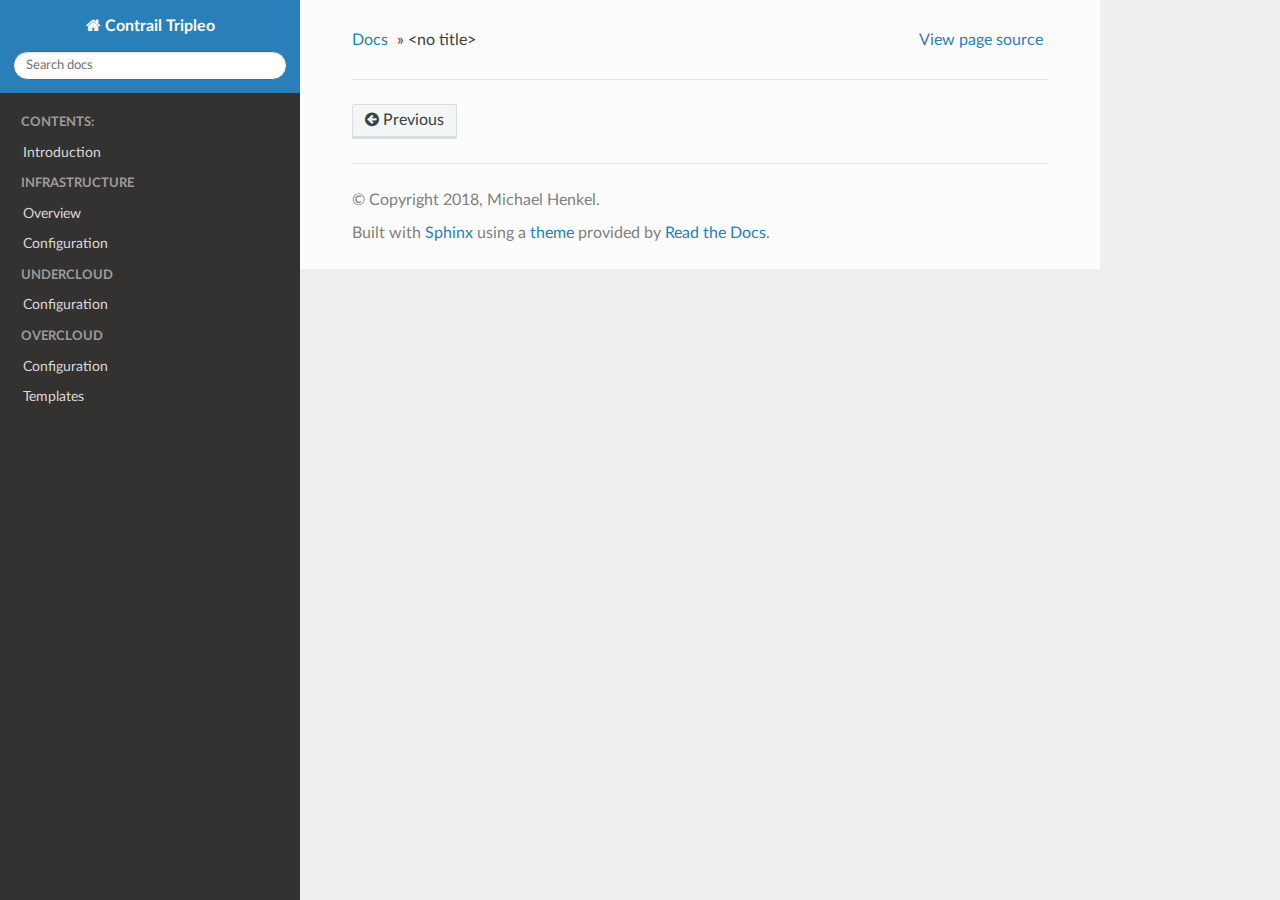
<file: docs/_build/html/overcloud/installation.html>
<!DOCTYPE html>
<!--[if IE 8]><html class="no-js lt-ie9" lang="en" > <![endif]-->
<!--[if gt IE 8]><!--> <html class="no-js" lang="en" > <!--<![endif]-->
<head>
  <meta charset="utf-8">
  
  <meta name="viewport" content="width=device-width, initial-scale=1.0">
  
  <title>&lt;no title&gt; &mdash; Contrail Tripleo queens documentation</title>
  

  
  
  
  

  

  
  
    

  

  <link rel="stylesheet" href="../_static/css/theme.css" type="text/css" />
  <link rel="stylesheet" href="../_static/pygments.css" type="text/css" />
  <link rel="stylesheet" href="../_static/custom.css" type="text/css" />
    <link rel="index" title="Index" href="../genindex.html" />
    <link rel="search" title="Search" href="../search.html" />
    <link rel="prev" title="Templates" href="templates.html" /> 

  
  <script src="../_static/js/modernizr.min.js"></script>

</head>

<body class="wy-body-for-nav">

   
  <div class="wy-grid-for-nav">

    
    <nav data-toggle="wy-nav-shift" class="wy-nav-side">
      <div class="wy-side-scroll">
        <div class="wy-side-nav-search">
          

          
            <a href="../index.html" class="icon icon-home"> Contrail Tripleo
          

          
          </a>

          
            
            
          

          
<div role="search">
  <form id="rtd-search-form" class="wy-form" action="../search.html" method="get">
    <input type="text" name="q" placeholder="Search docs" />
    <input type="hidden" name="check_keywords" value="yes" />
    <input type="hidden" name="area" value="default" />
  </form>
</div>

          
        </div>

        <div class="wy-menu wy-menu-vertical" data-spy="affix" role="navigation" aria-label="main navigation">
          
            
            
              
            
            
              <p class="caption"><span class="caption-text">Contents:</span></p>
<ul>
<li class="toctree-l1"><a class="reference internal" href="../introduction.html">Introduction</a></li>
</ul>
<p class="caption"><span class="caption-text">Infrastructure</span></p>
<ul>
<li class="toctree-l1"><a class="reference internal" href="../infrastructure/overview.html">Overview</a></li>
<li class="toctree-l1"><a class="reference internal" href="../infrastructure/configuration.html">Configuration</a></li>
</ul>
<p class="caption"><span class="caption-text">Undercloud</span></p>
<ul>
<li class="toctree-l1"><a class="reference internal" href="../undercloud/configuration.html">Configuration</a></li>
</ul>
<p class="caption"><span class="caption-text">Overcloud</span></p>
<ul>
<li class="toctree-l1"><a class="reference internal" href="configuration.html">Configuration</a></li>
<li class="toctree-l1"><a class="reference internal" href="templates.html">Templates</a></li>
</ul>

            
          
        </div>
      </div>
    </nav>

    <section data-toggle="wy-nav-shift" class="wy-nav-content-wrap">

      
      <nav class="wy-nav-top" aria-label="top navigation">
        
          <i data-toggle="wy-nav-top" class="fa fa-bars"></i>
          <a href="../index.html">Contrail Tripleo</a>
        
      </nav>


      <div class="wy-nav-content">
        
        <div class="rst-content">
        
          















<div role="navigation" aria-label="breadcrumbs navigation">

  <ul class="wy-breadcrumbs">
    
      <li><a href="../index.html">Docs</a> &raquo;</li>
        
      <li>&lt;no title&gt;</li>
    
    
      <li class="wy-breadcrumbs-aside">
        
            
            <a href="../_sources/overcloud/installation.rst.txt" rel="nofollow"> View page source</a>
          
        
      </li>
    
  </ul>

  
  <hr/>
</div>
          <div role="main" class="document" itemscope="itemscope" itemtype="http://schema.org/Article">
           <div itemprop="articleBody">
            
  

           </div>
           
          </div>
          <footer>
  
    <div class="rst-footer-buttons" role="navigation" aria-label="footer navigation">
      
      
        <a href="templates.html" class="btn btn-neutral" title="Templates" accesskey="p" rel="prev"><span class="fa fa-arrow-circle-left"></span> Previous</a>
      
    </div>
  

  <hr/>

  <div role="contentinfo">
    <p>
        &copy; Copyright 2018, Michael Henkel.

    </p>
  </div>
  Built with <a href="http://sphinx-doc.org/">Sphinx</a> using a <a href="https://github.com/rtfd/sphinx_rtd_theme">theme</a> provided by <a href="https://readthedocs.org">Read the Docs</a>. 

</footer>

        </div>
      </div>

    </section>

  </div>
  


  

    <script type="text/javascript">
        var DOCUMENTATION_OPTIONS = {
            URL_ROOT:'../',
            VERSION:'queens',
            LANGUAGE:'None',
            COLLAPSE_INDEX:false,
            FILE_SUFFIX:'.html',
            HAS_SOURCE:  true,
            SOURCELINK_SUFFIX: '.txt'
        };
    </script>
      <script type="text/javascript" src="../_static/jquery.js"></script>
      <script type="text/javascript" src="../_static/underscore.js"></script>
      <script type="text/javascript" src="../_static/doctools.js"></script>
      <script type="text/javascript" src="../_static/admonition_selector.js"></script>

  

  <script type="text/javascript" src="../_static/js/theme.js"></script>

  <script type="text/javascript">
      jQuery(function () {
          SphinxRtdTheme.Navigation.enable(true);
      });
  </script> 

</body>
</html>
</file>
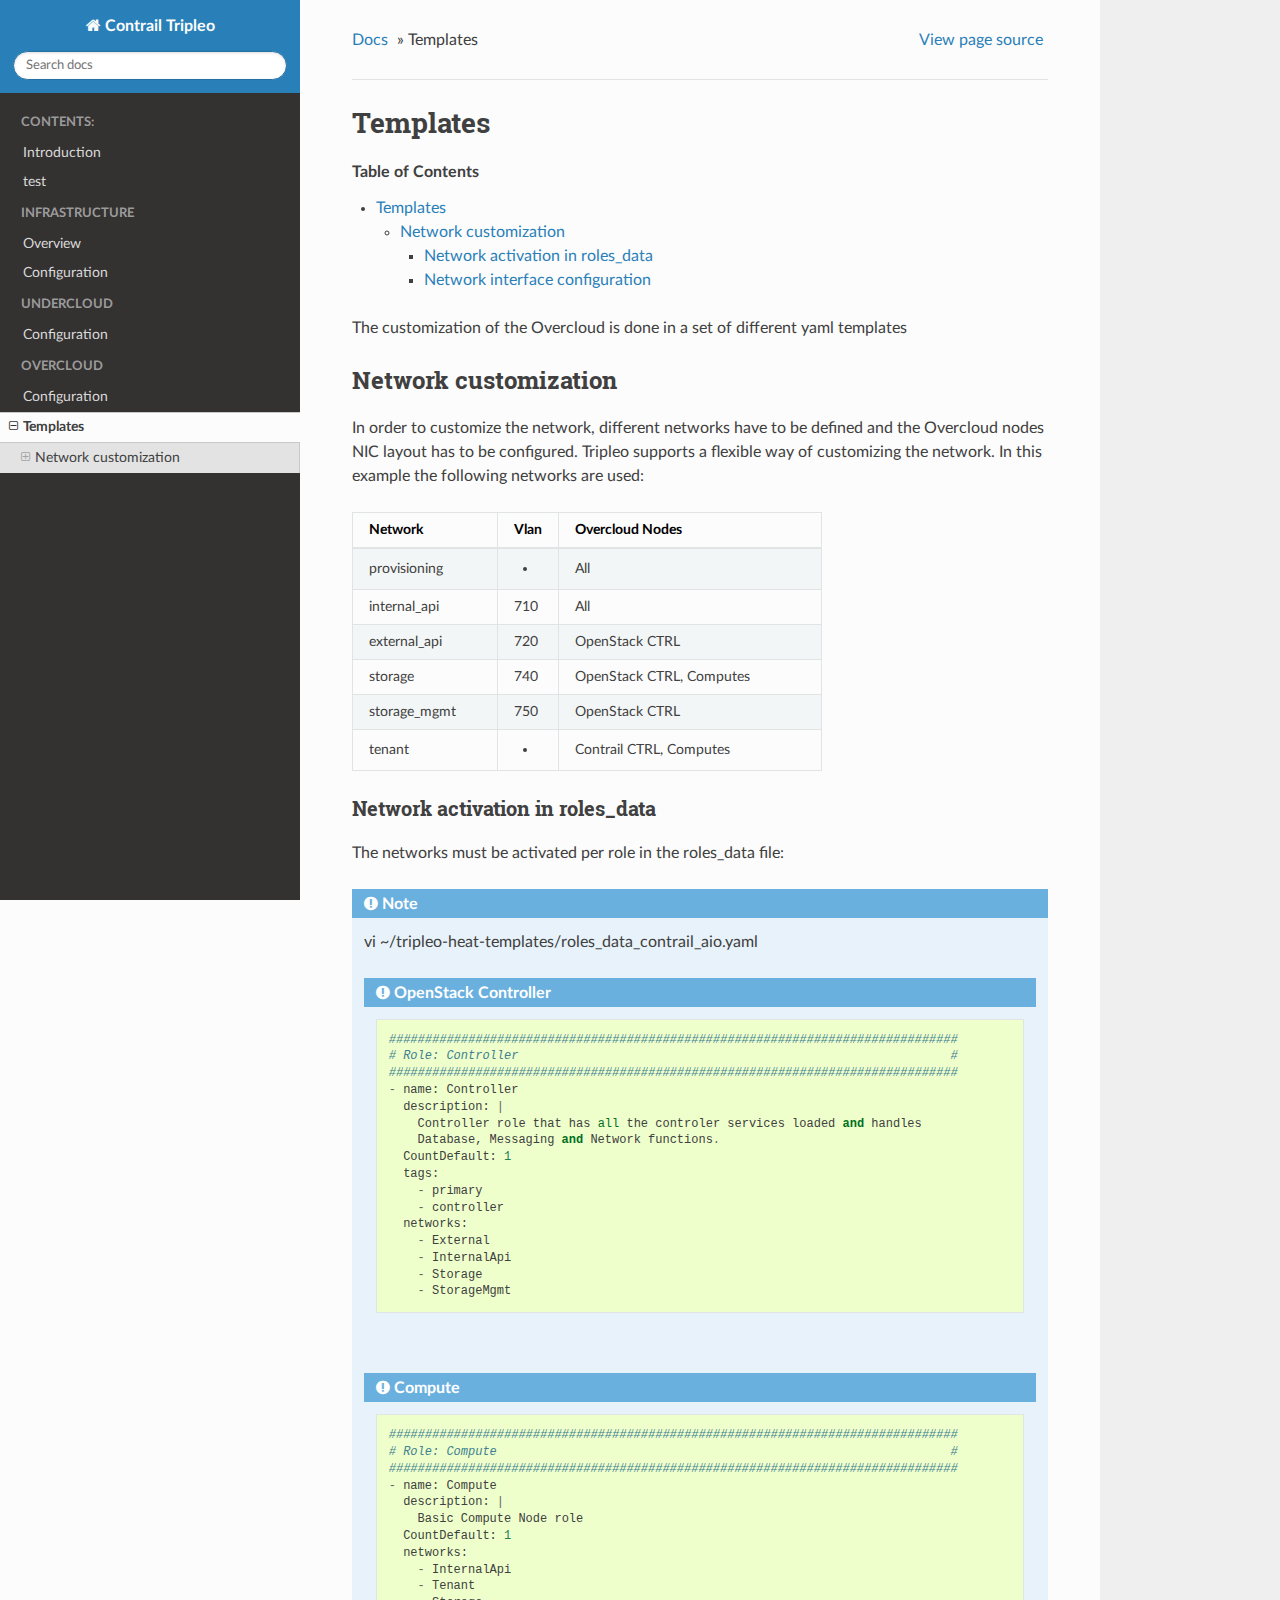
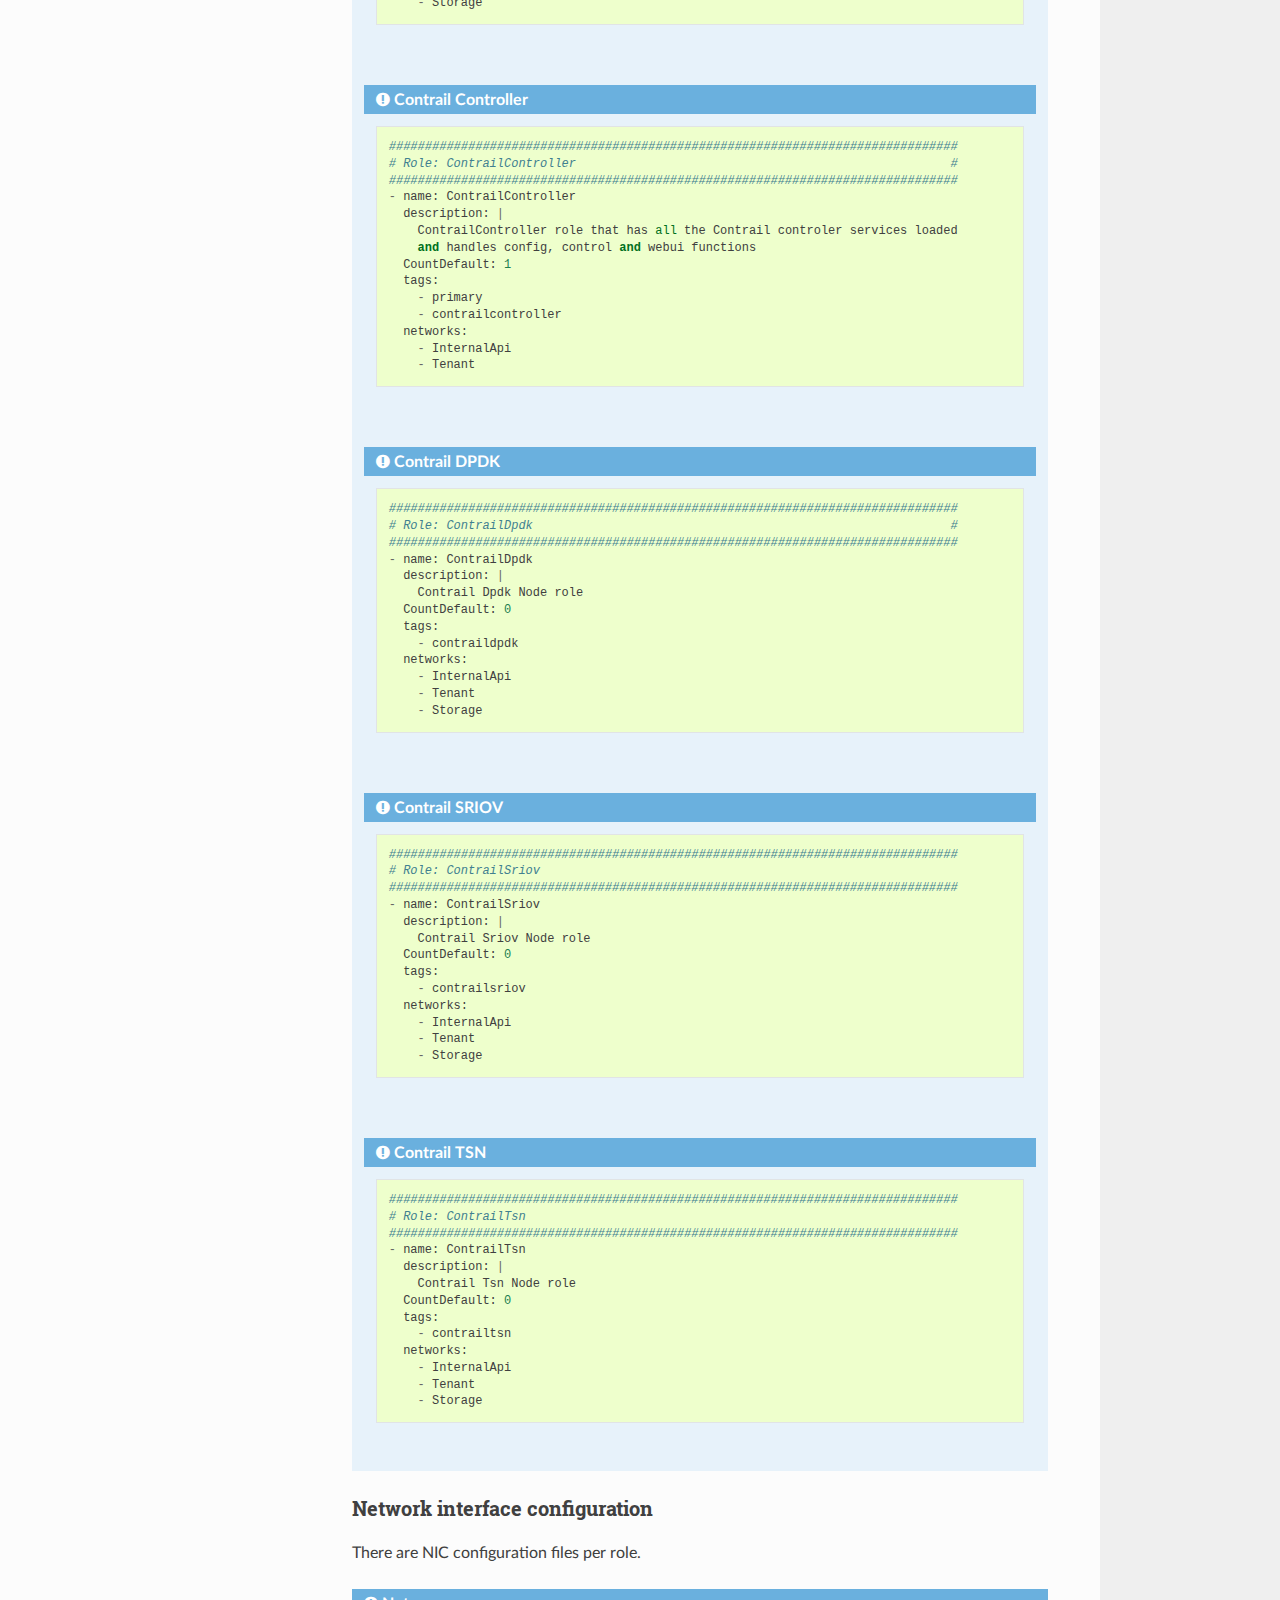
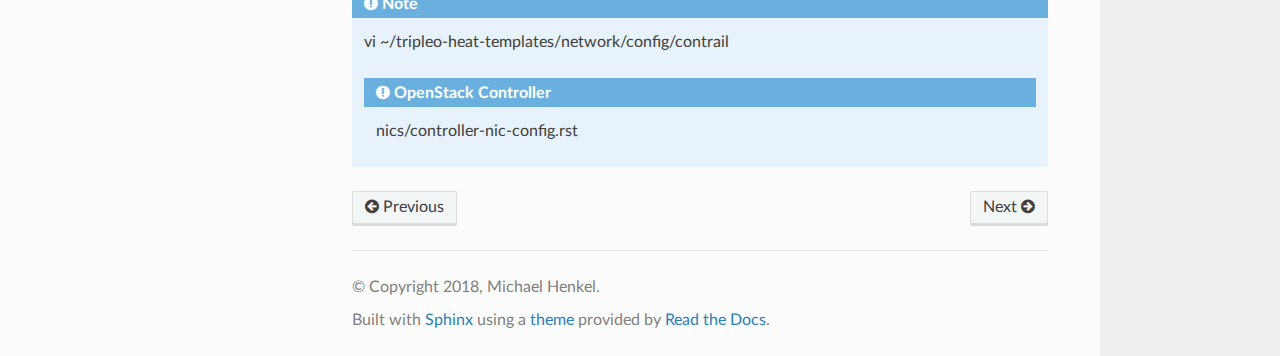
<file: docs/_build/html/overcloud/templates.html>
<!DOCTYPE html>
<!--[if IE 8]><html class="no-js lt-ie9" lang="en" > <![endif]-->
<!--[if gt IE 8]><!--> <html class="no-js" lang="en" > <!--<![endif]-->
<head>
  <meta charset="utf-8">
  
  <meta name="viewport" content="width=device-width, initial-scale=1.0">
  
  <title>Templates &mdash; Contrail Tripleo queens documentation</title>
  

  
  
  
  

  

  
  
    

  

  <link rel="stylesheet" href="../_static/css/theme.css" type="text/css" />
  <link rel="stylesheet" href="../_static/pygments.css" type="text/css" />
  <link rel="stylesheet" href="../_static/custom.css" type="text/css" />
    <link rel="index" title="Index" href="../genindex.html" />
    <link rel="search" title="Search" href="../search.html" />
    <link rel="next" title="&lt;no title&gt;" href="installation.html" />
    <link rel="prev" title="Configuration" href="configuration.html" /> 

  
  <script src="../_static/js/modernizr.min.js"></script>

</head>

<body class="wy-body-for-nav">

   
  <div class="wy-grid-for-nav">

    
    <nav data-toggle="wy-nav-shift" class="wy-nav-side">
      <div class="wy-side-scroll">
        <div class="wy-side-nav-search">
          

          
            <a href="../index.html" class="icon icon-home"> Contrail Tripleo
          

          
          </a>

          
            
            
          

          
<div role="search">
  <form id="rtd-search-form" class="wy-form" action="../search.html" method="get">
    <input type="text" name="q" placeholder="Search docs" />
    <input type="hidden" name="check_keywords" value="yes" />
    <input type="hidden" name="area" value="default" />
  </form>
</div>

          
        </div>

        <div class="wy-menu wy-menu-vertical" data-spy="affix" role="navigation" aria-label="main navigation">
          
            
            
              
            
            
              <p class="caption"><span class="caption-text">Contents:</span></p>
<ul>
<li class="toctree-l1"><a class="reference internal" href="../introduction.html">Introduction</a></li>
<li class="toctree-l1"><a class="reference internal" href="../test.html">test</a></li>
</ul>
<p class="caption"><span class="caption-text">Infrastructure</span></p>
<ul>
<li class="toctree-l1"><a class="reference internal" href="../infrastructure/overview.html">Overview</a></li>
<li class="toctree-l1"><a class="reference internal" href="../infrastructure/configuration.html">Configuration</a></li>
</ul>
<p class="caption"><span class="caption-text">Undercloud</span></p>
<ul>
<li class="toctree-l1"><a class="reference internal" href="../undercloud/configuration.html">Configuration</a></li>
</ul>
<p class="caption"><span class="caption-text">Overcloud</span></p>
<ul class="current">
<li class="toctree-l1"><a class="reference internal" href="configuration.html">Configuration</a></li>
<li class="toctree-l1 current"><a class="current reference internal" href="#">Templates</a><ul>
<li class="toctree-l2"><a class="reference internal" href="#network-customization">Network customization</a><ul>
<li class="toctree-l3"><a class="reference internal" href="#network-activation-in-roles-data">Network activation in roles_data</a></li>
<li class="toctree-l3"><a class="reference internal" href="#network-interface-configuration">Network interface configuration</a></li>
</ul>
</li>
</ul>
</li>
</ul>

            
          
        </div>
      </div>
    </nav>

    <section data-toggle="wy-nav-shift" class="wy-nav-content-wrap">

      
      <nav class="wy-nav-top" aria-label="top navigation">
        
          <i data-toggle="wy-nav-top" class="fa fa-bars"></i>
          <a href="../index.html">Contrail Tripleo</a>
        
      </nav>


      <div class="wy-nav-content">
        
        <div class="rst-content">
        
          















<div role="navigation" aria-label="breadcrumbs navigation">

  <ul class="wy-breadcrumbs">
    
      <li><a href="../index.html">Docs</a> &raquo;</li>
        
      <li>Templates</li>
    
    
      <li class="wy-breadcrumbs-aside">
        
            
            <a href="../_sources/overcloud/templates.rst.txt" rel="nofollow"> View page source</a>
          
        
      </li>
    
  </ul>

  
  <hr/>
</div>
          <div role="main" class="document" itemscope="itemscope" itemtype="http://schema.org/Article">
           <div itemprop="articleBody">
            
  <div class="section" id="templates">
<h1><a class="toc-backref" href="#id1">Templates</a><a class="headerlink" href="#templates" title="Permalink to this headline">¶</a></h1>
<div class="contents topic" id="table-of-contents">
<p class="topic-title first">Table of Contents</p>
<ul class="simple">
<li><a class="reference internal" href="#templates" id="id1">Templates</a><ul>
<li><a class="reference internal" href="#network-customization" id="id2">Network customization</a><ul>
<li><a class="reference internal" href="#network-activation-in-roles-data" id="id3">Network activation in roles_data</a></li>
<li><a class="reference internal" href="#network-interface-configuration" id="id4">Network interface configuration</a></li>
</ul>
</li>
</ul>
</li>
</ul>
</div>
<p>The customization of the Overcloud is done in a set of different yaml templates</p>
<div class="section" id="network-customization">
<h2><a class="toc-backref" href="#id2">Network customization</a><a class="headerlink" href="#network-customization" title="Permalink to this headline">¶</a></h2>
<p>In order to customize the network, different networks have to be defined and the
Overcloud nodes NIC layout has to be configured. Tripleo supports a flexible
way of customizing the network. In this example the following networks are used:</p>
<table border="1" class="docutils">
<colgroup>
<col width="31%" />
<col width="13%" />
<col width="56%" />
</colgroup>
<thead valign="bottom">
<tr class="row-odd"><th class="head">Network</th>
<th class="head">Vlan</th>
<th class="head">Overcloud Nodes</th>
</tr>
</thead>
<tbody valign="top">
<tr class="row-even"><td>provisioning</td>
<td><ul class="first last simple">
<li></li>
</ul>
</td>
<td>All</td>
</tr>
<tr class="row-odd"><td>internal_api</td>
<td>710</td>
<td>All</td>
</tr>
<tr class="row-even"><td>external_api</td>
<td>720</td>
<td>OpenStack CTRL</td>
</tr>
<tr class="row-odd"><td>storage</td>
<td>740</td>
<td>OpenStack CTRL, Computes</td>
</tr>
<tr class="row-even"><td>storage_mgmt</td>
<td>750</td>
<td>OpenStack CTRL</td>
</tr>
<tr class="row-odd"><td>tenant</td>
<td><ul class="first last simple">
<li></li>
</ul>
</td>
<td>Contrail CTRL, Computes</td>
</tr>
</tbody>
</table>
<div class="section" id="network-activation-in-roles-data">
<h3><a class="toc-backref" href="#id3">Network activation in roles_data</a><a class="headerlink" href="#network-activation-in-roles-data" title="Permalink to this headline">¶</a></h3>
<p>The networks must be activated per role in the roles_data file:</p>
<div class="admonition note">
<p class="first admonition-title">Note</p>
<p>vi ~/tripleo-heat-templates/roles_data_contrail_aio.yaml</p>
<div class="admonition-openstack-controller admonition">
<p class="first admonition-title">OpenStack Controller</p>
<div class="last highlight-default notranslate"><div class="highlight"><pre><span></span><span class="c1">###############################################################################</span>
<span class="c1"># Role: Controller                                                            #</span>
<span class="c1">###############################################################################</span>
<span class="o">-</span> <span class="n">name</span><span class="p">:</span> <span class="n">Controller</span>
  <span class="n">description</span><span class="p">:</span> <span class="o">|</span>
    <span class="n">Controller</span> <span class="n">role</span> <span class="n">that</span> <span class="n">has</span> <span class="nb">all</span> <span class="n">the</span> <span class="n">controler</span> <span class="n">services</span> <span class="n">loaded</span> <span class="ow">and</span> <span class="n">handles</span>
    <span class="n">Database</span><span class="p">,</span> <span class="n">Messaging</span> <span class="ow">and</span> <span class="n">Network</span> <span class="n">functions</span><span class="o">.</span>
  <span class="n">CountDefault</span><span class="p">:</span> <span class="mi">1</span>
  <span class="n">tags</span><span class="p">:</span>
    <span class="o">-</span> <span class="n">primary</span>
    <span class="o">-</span> <span class="n">controller</span>
  <span class="n">networks</span><span class="p">:</span>
    <span class="o">-</span> <span class="n">External</span>
    <span class="o">-</span> <span class="n">InternalApi</span>
    <span class="o">-</span> <span class="n">Storage</span>
    <span class="o">-</span> <span class="n">StorageMgmt</span>
</pre></div>
</div>
</div>
<div class="admonition-compute admonition">
<p class="first admonition-title">Compute</p>
<div class="last highlight-default notranslate"><div class="highlight"><pre><span></span><span class="c1">###############################################################################</span>
<span class="c1"># Role: Compute                                                               #</span>
<span class="c1">###############################################################################</span>
<span class="o">-</span> <span class="n">name</span><span class="p">:</span> <span class="n">Compute</span>
  <span class="n">description</span><span class="p">:</span> <span class="o">|</span>
    <span class="n">Basic</span> <span class="n">Compute</span> <span class="n">Node</span> <span class="n">role</span>
  <span class="n">CountDefault</span><span class="p">:</span> <span class="mi">1</span>
  <span class="n">networks</span><span class="p">:</span>
    <span class="o">-</span> <span class="n">InternalApi</span>
    <span class="o">-</span> <span class="n">Tenant</span>
    <span class="o">-</span> <span class="n">Storage</span>
</pre></div>
</div>
</div>
<div class="admonition-contrail-controller admonition">
<p class="first admonition-title">Contrail Controller</p>
<div class="last highlight-default notranslate"><div class="highlight"><pre><span></span><span class="c1">###############################################################################</span>
<span class="c1"># Role: ContrailController                                                    #</span>
<span class="c1">###############################################################################</span>
<span class="o">-</span> <span class="n">name</span><span class="p">:</span> <span class="n">ContrailController</span>
  <span class="n">description</span><span class="p">:</span> <span class="o">|</span>
    <span class="n">ContrailController</span> <span class="n">role</span> <span class="n">that</span> <span class="n">has</span> <span class="nb">all</span> <span class="n">the</span> <span class="n">Contrail</span> <span class="n">controler</span> <span class="n">services</span> <span class="n">loaded</span>
    <span class="ow">and</span> <span class="n">handles</span> <span class="n">config</span><span class="p">,</span> <span class="n">control</span> <span class="ow">and</span> <span class="n">webui</span> <span class="n">functions</span>
  <span class="n">CountDefault</span><span class="p">:</span> <span class="mi">1</span>
  <span class="n">tags</span><span class="p">:</span>
    <span class="o">-</span> <span class="n">primary</span>
    <span class="o">-</span> <span class="n">contrailcontroller</span>
  <span class="n">networks</span><span class="p">:</span>
    <span class="o">-</span> <span class="n">InternalApi</span>
    <span class="o">-</span> <span class="n">Tenant</span>
</pre></div>
</div>
</div>
<div class="admonition-contrail-dpdk admonition">
<p class="first admonition-title">Contrail DPDK</p>
<div class="last highlight-default notranslate"><div class="highlight"><pre><span></span><span class="c1">###############################################################################</span>
<span class="c1"># Role: ContrailDpdk                                                          #</span>
<span class="c1">###############################################################################</span>
<span class="o">-</span> <span class="n">name</span><span class="p">:</span> <span class="n">ContrailDpdk</span>
  <span class="n">description</span><span class="p">:</span> <span class="o">|</span>
    <span class="n">Contrail</span> <span class="n">Dpdk</span> <span class="n">Node</span> <span class="n">role</span>
  <span class="n">CountDefault</span><span class="p">:</span> <span class="mi">0</span>
  <span class="n">tags</span><span class="p">:</span>
    <span class="o">-</span> <span class="n">contraildpdk</span>
  <span class="n">networks</span><span class="p">:</span>
    <span class="o">-</span> <span class="n">InternalApi</span>
    <span class="o">-</span> <span class="n">Tenant</span>
    <span class="o">-</span> <span class="n">Storage</span>
</pre></div>
</div>
</div>
<div class="admonition-contrail-sriov admonition">
<p class="first admonition-title">Contrail SRIOV</p>
<div class="last highlight-default notranslate"><div class="highlight"><pre><span></span><span class="c1">###############################################################################</span>
<span class="c1"># Role: ContrailSriov</span>
<span class="c1">###############################################################################</span>
<span class="o">-</span> <span class="n">name</span><span class="p">:</span> <span class="n">ContrailSriov</span>
  <span class="n">description</span><span class="p">:</span> <span class="o">|</span>
    <span class="n">Contrail</span> <span class="n">Sriov</span> <span class="n">Node</span> <span class="n">role</span>
  <span class="n">CountDefault</span><span class="p">:</span> <span class="mi">0</span>
  <span class="n">tags</span><span class="p">:</span>
    <span class="o">-</span> <span class="n">contrailsriov</span>
  <span class="n">networks</span><span class="p">:</span>
    <span class="o">-</span> <span class="n">InternalApi</span>
    <span class="o">-</span> <span class="n">Tenant</span>
    <span class="o">-</span> <span class="n">Storage</span>
</pre></div>
</div>
</div>
<div class="admonition-contrail-tsn last admonition">
<p class="first admonition-title">Contrail TSN</p>
<div class="last highlight-default notranslate"><div class="highlight"><pre><span></span><span class="c1">###############################################################################</span>
<span class="c1"># Role: ContrailTsn</span>
<span class="c1">###############################################################################</span>
<span class="o">-</span> <span class="n">name</span><span class="p">:</span> <span class="n">ContrailTsn</span>
  <span class="n">description</span><span class="p">:</span> <span class="o">|</span>
    <span class="n">Contrail</span> <span class="n">Tsn</span> <span class="n">Node</span> <span class="n">role</span>
  <span class="n">CountDefault</span><span class="p">:</span> <span class="mi">0</span>
  <span class="n">tags</span><span class="p">:</span>
    <span class="o">-</span> <span class="n">contrailtsn</span>
  <span class="n">networks</span><span class="p">:</span>
    <span class="o">-</span> <span class="n">InternalApi</span>
    <span class="o">-</span> <span class="n">Tenant</span>
    <span class="o">-</span> <span class="n">Storage</span>
</pre></div>
</div>
</div>
</div>
</div>
<div class="section" id="network-interface-configuration">
<h3><a class="toc-backref" href="#id4">Network interface configuration</a><a class="headerlink" href="#network-interface-configuration" title="Permalink to this headline">¶</a></h3>
<p>There are NIC configuration files per role.</p>
<div class="admonition note">
<p class="first admonition-title">Note</p>
<p>vi ~/tripleo-heat-templates/network/config/contrail</p>
<div class="admonition-openstack-controller last admonition">
<p class="first admonition-title">OpenStack Controller</p>
<p class="last"><span class="xref std std-doc">nics/controller-nic-config.rst</span></p>
</div>
</div>
</div>
</div>
</div>


           </div>
           
          </div>
          <footer>
  
    <div class="rst-footer-buttons" role="navigation" aria-label="footer navigation">
      
        <a href="installation.html" class="btn btn-neutral float-right" title="&lt;no title&gt;" accesskey="n" rel="next">Next <span class="fa fa-arrow-circle-right"></span></a>
      
      
        <a href="configuration.html" class="btn btn-neutral" title="Configuration" accesskey="p" rel="prev"><span class="fa fa-arrow-circle-left"></span> Previous</a>
      
    </div>
  

  <hr/>

  <div role="contentinfo">
    <p>
        &copy; Copyright 2018, Michael Henkel.

    </p>
  </div>
  Built with <a href="http://sphinx-doc.org/">Sphinx</a> using a <a href="https://github.com/rtfd/sphinx_rtd_theme">theme</a> provided by <a href="https://readthedocs.org">Read the Docs</a>. 

</footer>

        </div>
      </div>

    </section>

  </div>
  


  

    <script type="text/javascript">
        var DOCUMENTATION_OPTIONS = {
            URL_ROOT:'../',
            VERSION:'queens',
            LANGUAGE:'None',
            COLLAPSE_INDEX:false,
            FILE_SUFFIX:'.html',
            HAS_SOURCE:  true,
            SOURCELINK_SUFFIX: '.txt'
        };
    </script>
      <script type="text/javascript" src="../_static/jquery.js"></script>
      <script type="text/javascript" src="../_static/underscore.js"></script>
      <script type="text/javascript" src="../_static/doctools.js"></script>
      <script type="text/javascript" src="../_static/cookies.js"></script>
      <script type="text/javascript" src="../_static/expandable.js"></script>
      <script type="text/javascript" src="../_static/admonition_selector.js"></script>
      <script type="text/javascript" src="../_static/jquery.scrollTo.js"></script>
      <script type="text/javascript" src="../_static/jquery.nav.js"></script>
      <script type="text/javascript" src="../_static/menu.js"></script>

  

  <script type="text/javascript" src="../_static/js/theme.js"></script>

  <script type="text/javascript">
      jQuery(function () {
          SphinxRtdTheme.Navigation.enable(true);
      });
  </script> 

</body>
</html>
</file>
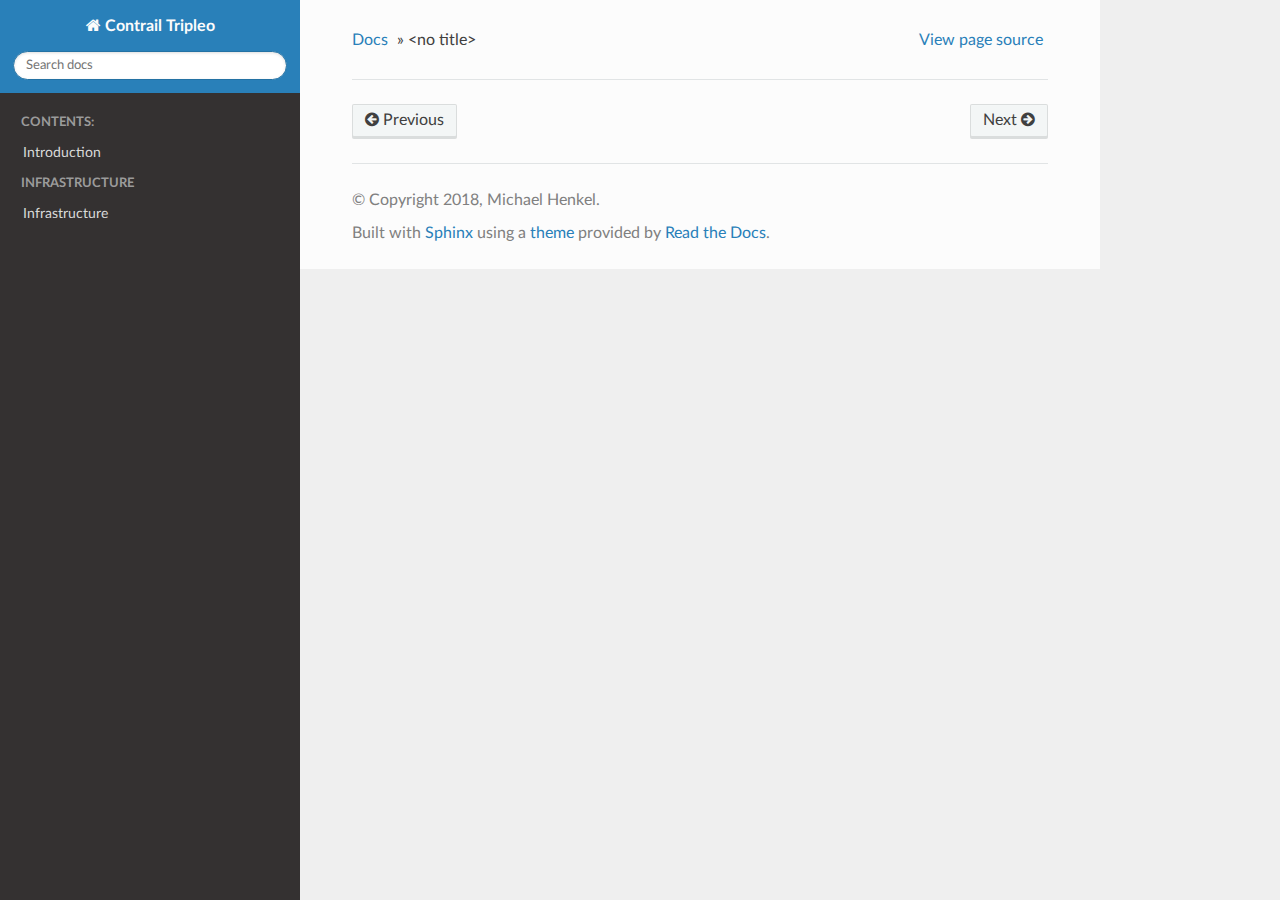
<file: docs/_build/html/undercloud/configuration.html>
<!DOCTYPE html>
<!--[if IE 8]><html class="no-js lt-ie9" lang="en" > <![endif]-->
<!--[if gt IE 8]><!--> <html class="no-js" lang="en" > <!--<![endif]-->
<head>
  <meta charset="utf-8">
  
  <meta name="viewport" content="width=device-width, initial-scale=1.0">
  
  <title>&lt;no title&gt; &mdash; Contrail Tripleo queens documentation</title>
  

  
  
  
  

  

  
  
    

  

  <link rel="stylesheet" href="../_static/css/theme.css" type="text/css" />
  <link rel="stylesheet" href="../_static/pygments.css" type="text/css" />
    <link rel="index" title="Index" href="../genindex.html" />
    <link rel="search" title="Search" href="../search.html" />
    <link rel="next" title="&lt;no title&gt;" href="installation.html" />
    <link rel="prev" title="&lt;no title&gt;" href="../infrastructure/configuration.html" /> 

  
  <script src="../_static/js/modernizr.min.js"></script>

</head>

<body class="wy-body-for-nav">

   
  <div class="wy-grid-for-nav">

    
    <nav data-toggle="wy-nav-shift" class="wy-nav-side">
      <div class="wy-side-scroll">
        <div class="wy-side-nav-search">
          

          
            <a href="../index.html" class="icon icon-home"> Contrail Tripleo
          

          
          </a>

          
            
            
          

          
<div role="search">
  <form id="rtd-search-form" class="wy-form" action="../search.html" method="get">
    <input type="text" name="q" placeholder="Search docs" />
    <input type="hidden" name="check_keywords" value="yes" />
    <input type="hidden" name="area" value="default" />
  </form>
</div>

          
        </div>

        <div class="wy-menu wy-menu-vertical" data-spy="affix" role="navigation" aria-label="main navigation">
          
            
            
              
            
            
              <p class="caption"><span class="caption-text">Contents:</span></p>
<ul>
<li class="toctree-l1"><a class="reference internal" href="../introduction.html">Introduction</a></li>
</ul>
<p class="caption"><span class="caption-text">Infrastructure</span></p>
<ul>
<li class="toctree-l1"><a class="reference internal" href="../infrastructure/overview.html">Infrastructure</a></li>
</ul>

            
          
        </div>
      </div>
    </nav>

    <section data-toggle="wy-nav-shift" class="wy-nav-content-wrap">

      
      <nav class="wy-nav-top" aria-label="top navigation">
        
          <i data-toggle="wy-nav-top" class="fa fa-bars"></i>
          <a href="../index.html">Contrail Tripleo</a>
        
      </nav>


      <div class="wy-nav-content">
        
        <div class="rst-content">
        
          















<div role="navigation" aria-label="breadcrumbs navigation">

  <ul class="wy-breadcrumbs">
    
      <li><a href="../index.html">Docs</a> &raquo;</li>
        
      <li>&lt;no title&gt;</li>
    
    
      <li class="wy-breadcrumbs-aside">
        
            
            <a href="../_sources/undercloud/configuration.rst.txt" rel="nofollow"> View page source</a>
          
        
      </li>
    
  </ul>

  
  <hr/>
</div>
          <div role="main" class="document" itemscope="itemscope" itemtype="http://schema.org/Article">
           <div itemprop="articleBody">
            
  

           </div>
           
          </div>
          <footer>
  
    <div class="rst-footer-buttons" role="navigation" aria-label="footer navigation">
      
        <a href="installation.html" class="btn btn-neutral float-right" title="&lt;no title&gt;" accesskey="n" rel="next">Next <span class="fa fa-arrow-circle-right"></span></a>
      
      
        <a href="../infrastructure/configuration.html" class="btn btn-neutral" title="&lt;no title&gt;" accesskey="p" rel="prev"><span class="fa fa-arrow-circle-left"></span> Previous</a>
      
    </div>
  

  <hr/>

  <div role="contentinfo">
    <p>
        &copy; Copyright 2018, Michael Henkel.

    </p>
  </div>
  Built with <a href="http://sphinx-doc.org/">Sphinx</a> using a <a href="https://github.com/rtfd/sphinx_rtd_theme">theme</a> provided by <a href="https://readthedocs.org">Read the Docs</a>. 

</footer>

        </div>
      </div>

    </section>

  </div>
  


  

    <script type="text/javascript">
        var DOCUMENTATION_OPTIONS = {
            URL_ROOT:'../',
            VERSION:'queens',
            LANGUAGE:'None',
            COLLAPSE_INDEX:false,
            FILE_SUFFIX:'.html',
            HAS_SOURCE:  true,
            SOURCELINK_SUFFIX: '.txt'
        };
    </script>
      <script type="text/javascript" src="../_static/jquery.js"></script>
      <script type="text/javascript" src="../_static/underscore.js"></script>
      <script type="text/javascript" src="../_static/doctools.js"></script>

  

  <script type="text/javascript" src="../_static/js/theme.js"></script>

  <script type="text/javascript">
      jQuery(function () {
          SphinxRtdTheme.Navigation.enable(true);
      });
  </script> 

</body>
</html>
</file>
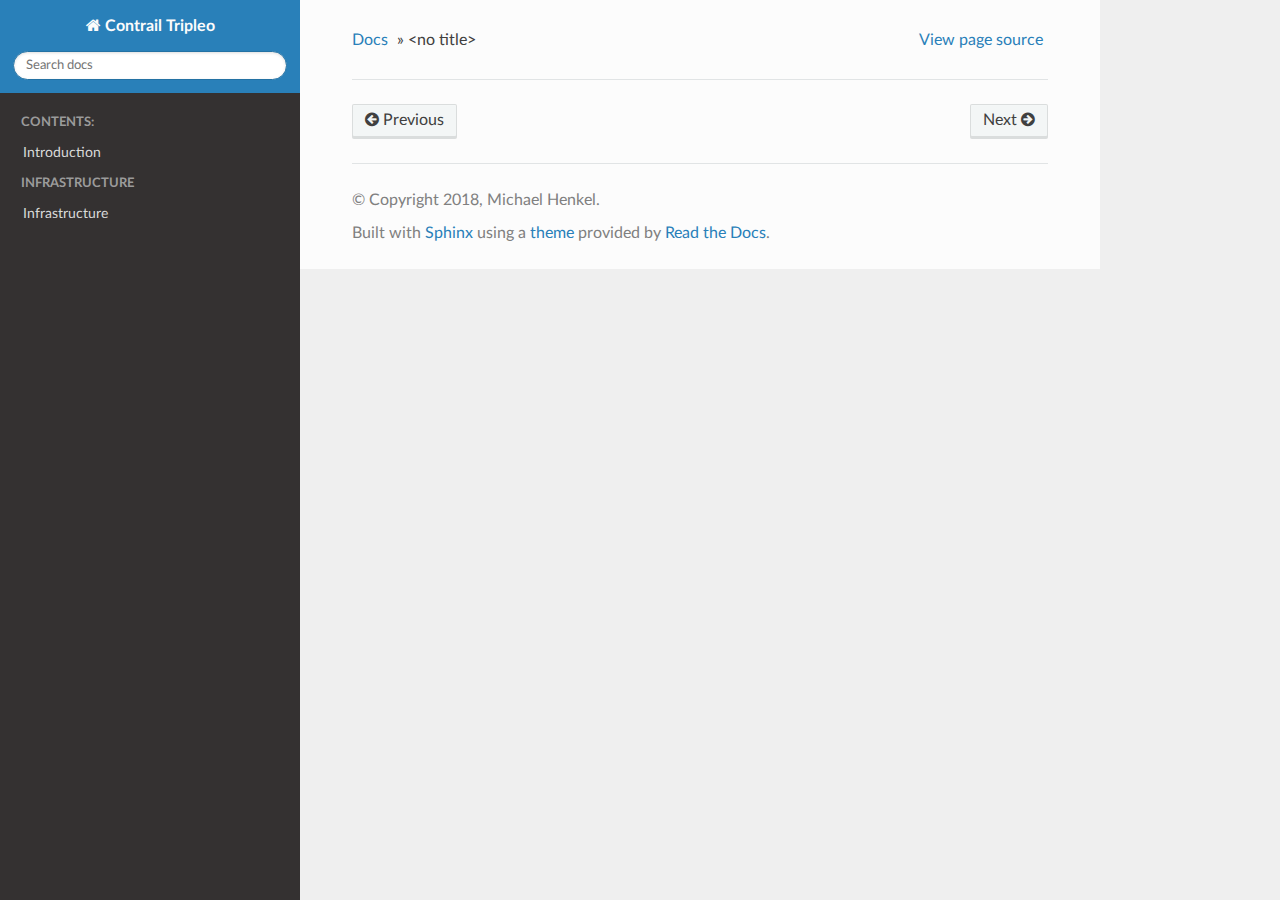
<file: docs/_build/html/undercloud/installation.html>
<!DOCTYPE html>
<!--[if IE 8]><html class="no-js lt-ie9" lang="en" > <![endif]-->
<!--[if gt IE 8]><!--> <html class="no-js" lang="en" > <!--<![endif]-->
<head>
  <meta charset="utf-8">
  
  <meta name="viewport" content="width=device-width, initial-scale=1.0">
  
  <title>&lt;no title&gt; &mdash; Contrail Tripleo queens documentation</title>
  

  
  
  
  

  

  
  
    

  

  <link rel="stylesheet" href="../_static/css/theme.css" type="text/css" />
  <link rel="stylesheet" href="../_static/pygments.css" type="text/css" />
    <link rel="index" title="Index" href="../genindex.html" />
    <link rel="search" title="Search" href="../search.html" />
    <link rel="next" title="&lt;no title&gt;" href="../overcloud/configuration.html" />
    <link rel="prev" title="&lt;no title&gt;" href="configuration.html" /> 

  
  <script src="../_static/js/modernizr.min.js"></script>

</head>

<body class="wy-body-for-nav">

   
  <div class="wy-grid-for-nav">

    
    <nav data-toggle="wy-nav-shift" class="wy-nav-side">
      <div class="wy-side-scroll">
        <div class="wy-side-nav-search">
          

          
            <a href="../index.html" class="icon icon-home"> Contrail Tripleo
          

          
          </a>

          
            
            
          

          
<div role="search">
  <form id="rtd-search-form" class="wy-form" action="../search.html" method="get">
    <input type="text" name="q" placeholder="Search docs" />
    <input type="hidden" name="check_keywords" value="yes" />
    <input type="hidden" name="area" value="default" />
  </form>
</div>

          
        </div>

        <div class="wy-menu wy-menu-vertical" data-spy="affix" role="navigation" aria-label="main navigation">
          
            
            
              
            
            
              <p class="caption"><span class="caption-text">Contents:</span></p>
<ul>
<li class="toctree-l1"><a class="reference internal" href="../introduction.html">Introduction</a></li>
</ul>
<p class="caption"><span class="caption-text">Infrastructure</span></p>
<ul>
<li class="toctree-l1"><a class="reference internal" href="../infrastructure/overview.html">Infrastructure</a></li>
</ul>

            
          
        </div>
      </div>
    </nav>

    <section data-toggle="wy-nav-shift" class="wy-nav-content-wrap">

      
      <nav class="wy-nav-top" aria-label="top navigation">
        
          <i data-toggle="wy-nav-top" class="fa fa-bars"></i>
          <a href="../index.html">Contrail Tripleo</a>
        
      </nav>


      <div class="wy-nav-content">
        
        <div class="rst-content">
        
          















<div role="navigation" aria-label="breadcrumbs navigation">

  <ul class="wy-breadcrumbs">
    
      <li><a href="../index.html">Docs</a> &raquo;</li>
        
      <li>&lt;no title&gt;</li>
    
    
      <li class="wy-breadcrumbs-aside">
        
            
            <a href="../_sources/undercloud/installation.rst.txt" rel="nofollow"> View page source</a>
          
        
      </li>
    
  </ul>

  
  <hr/>
</div>
          <div role="main" class="document" itemscope="itemscope" itemtype="http://schema.org/Article">
           <div itemprop="articleBody">
            
  

           </div>
           
          </div>
          <footer>
  
    <div class="rst-footer-buttons" role="navigation" aria-label="footer navigation">
      
        <a href="../overcloud/configuration.html" class="btn btn-neutral float-right" title="&lt;no title&gt;" accesskey="n" rel="next">Next <span class="fa fa-arrow-circle-right"></span></a>
      
      
        <a href="configuration.html" class="btn btn-neutral" title="&lt;no title&gt;" accesskey="p" rel="prev"><span class="fa fa-arrow-circle-left"></span> Previous</a>
      
    </div>
  

  <hr/>

  <div role="contentinfo">
    <p>
        &copy; Copyright 2018, Michael Henkel.

    </p>
  </div>
  Built with <a href="http://sphinx-doc.org/">Sphinx</a> using a <a href="https://github.com/rtfd/sphinx_rtd_theme">theme</a> provided by <a href="https://readthedocs.org">Read the Docs</a>. 

</footer>

        </div>
      </div>

    </section>

  </div>
  


  

    <script type="text/javascript">
        var DOCUMENTATION_OPTIONS = {
            URL_ROOT:'../',
            VERSION:'queens',
            LANGUAGE:'None',
            COLLAPSE_INDEX:false,
            FILE_SUFFIX:'.html',
            HAS_SOURCE:  true,
            SOURCELINK_SUFFIX: '.txt'
        };
    </script>
      <script type="text/javascript" src="../_static/jquery.js"></script>
      <script type="text/javascript" src="../_static/underscore.js"></script>
      <script type="text/javascript" src="../_static/doctools.js"></script>

  

  <script type="text/javascript" src="../_static/js/theme.js"></script>

  <script type="text/javascript">
      jQuery(function () {
          SphinxRtdTheme.Navigation.enable(true);
      });
  </script> 

</body>
</html>
</file>
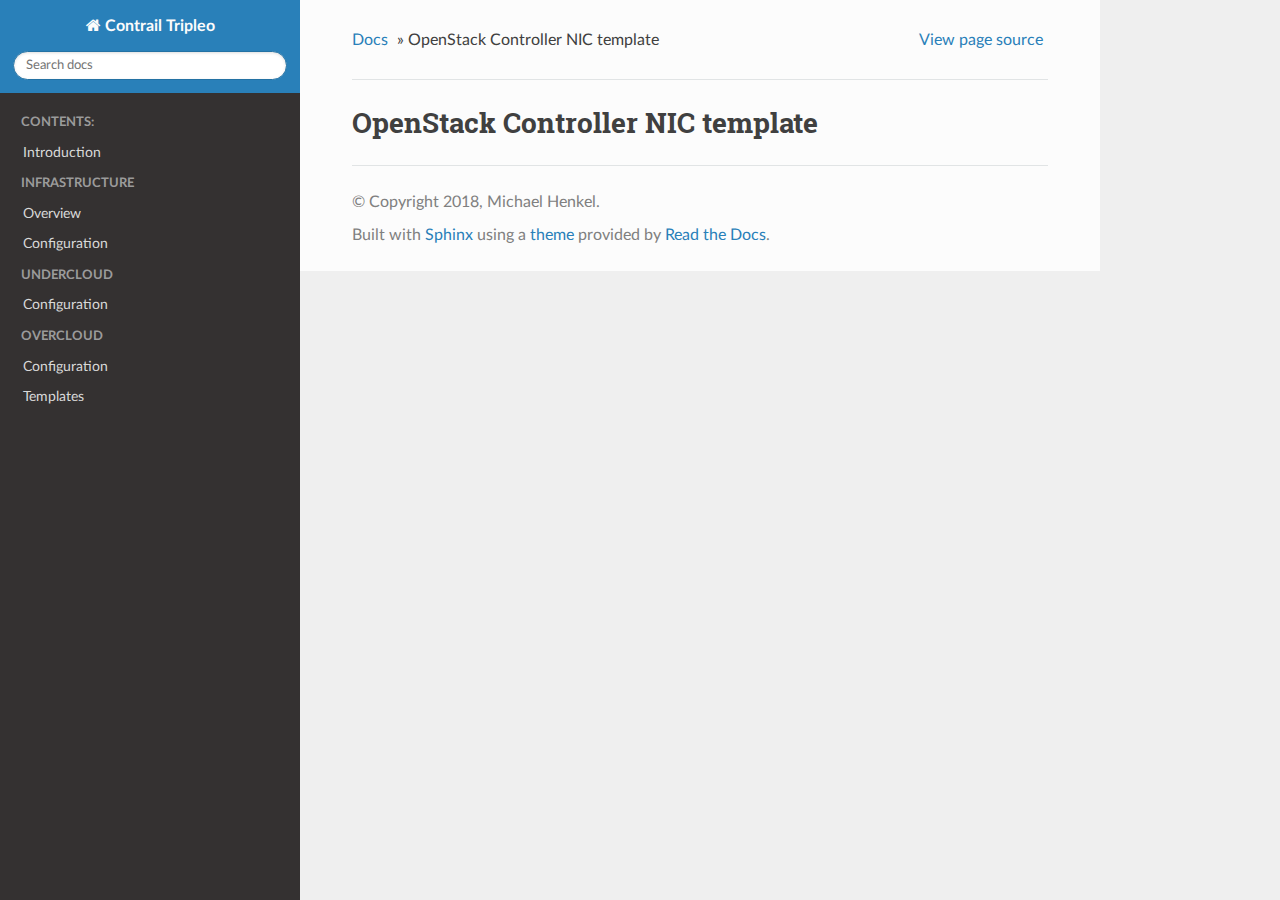
<file: docs/_build/html/overcloud/nics/controller-nic-config.html>
<!DOCTYPE html>
<!--[if IE 8]><html class="no-js lt-ie9" lang="en" > <![endif]-->
<!--[if gt IE 8]><!--> <html class="no-js" lang="en" > <!--<![endif]-->
<head>
  <meta charset="utf-8">
  
  <meta name="viewport" content="width=device-width, initial-scale=1.0">
  
  <title>OpenStack Controller NIC template &mdash; Contrail Tripleo queens documentation</title>
  

  
  
  
  

  

  
  
    

  

  <link rel="stylesheet" href="../../_static/css/theme.css" type="text/css" />
  <link rel="stylesheet" href="../../_static/pygments.css" type="text/css" />
    <link rel="index" title="Index" href="../../genindex.html" />
    <link rel="search" title="Search" href="../../search.html" /> 

  
  <script src="../../_static/js/modernizr.min.js"></script>

</head>

<body class="wy-body-for-nav">

   
  <div class="wy-grid-for-nav">

    
    <nav data-toggle="wy-nav-shift" class="wy-nav-side">
      <div class="wy-side-scroll">
        <div class="wy-side-nav-search">
          

          
            <a href="../../index.html" class="icon icon-home"> Contrail Tripleo
          

          
          </a>

          
            
            
          

          
<div role="search">
  <form id="rtd-search-form" class="wy-form" action="../../search.html" method="get">
    <input type="text" name="q" placeholder="Search docs" />
    <input type="hidden" name="check_keywords" value="yes" />
    <input type="hidden" name="area" value="default" />
  </form>
</div>

          
        </div>

        <div class="wy-menu wy-menu-vertical" data-spy="affix" role="navigation" aria-label="main navigation">
          
            
            
              
            
            
              <p class="caption"><span class="caption-text">Contents:</span></p>
<ul>
<li class="toctree-l1"><a class="reference internal" href="../../introduction.html">Introduction</a></li>
</ul>
<p class="caption"><span class="caption-text">Infrastructure</span></p>
<ul>
<li class="toctree-l1"><a class="reference internal" href="../../infrastructure/overview.html">Overview</a></li>
<li class="toctree-l1"><a class="reference internal" href="../../infrastructure/configuration.html">Configuration</a></li>
</ul>
<p class="caption"><span class="caption-text">Undercloud</span></p>
<ul>
<li class="toctree-l1"><a class="reference internal" href="../../undercloud/configuration.html">Configuration</a></li>
</ul>
<p class="caption"><span class="caption-text">Overcloud</span></p>
<ul>
<li class="toctree-l1"><a class="reference internal" href="../configuration.html">Configuration</a></li>
<li class="toctree-l1"><a class="reference internal" href="../templates.html">Templates</a></li>
</ul>

            
          
        </div>
      </div>
    </nav>

    <section data-toggle="wy-nav-shift" class="wy-nav-content-wrap">

      
      <nav class="wy-nav-top" aria-label="top navigation">
        
          <i data-toggle="wy-nav-top" class="fa fa-bars"></i>
          <a href="../../index.html">Contrail Tripleo</a>
        
      </nav>


      <div class="wy-nav-content">
        
        <div class="rst-content">
        
          















<div role="navigation" aria-label="breadcrumbs navigation">

  <ul class="wy-breadcrumbs">
    
      <li><a href="../../index.html">Docs</a> &raquo;</li>
        
      <li>OpenStack Controller NIC template</li>
    
    
      <li class="wy-breadcrumbs-aside">
        
            
            <a href="../../_sources/overcloud/nics/controller-nic-config.rst.txt" rel="nofollow"> View page source</a>
          
        
      </li>
    
  </ul>

  
  <hr/>
</div>
          <div role="main" class="document" itemscope="itemscope" itemtype="http://schema.org/Article">
           <div itemprop="articleBody">
            
  <div class="section" id="openstack-controller-nic-template">
<h1>OpenStack Controller NIC template<a class="headerlink" href="#openstack-controller-nic-template" title="Permalink to this headline">¶</a></h1>
</div>


           </div>
           
          </div>
          <footer>
  

  <hr/>

  <div role="contentinfo">
    <p>
        &copy; Copyright 2018, Michael Henkel.

    </p>
  </div>
  Built with <a href="http://sphinx-doc.org/">Sphinx</a> using a <a href="https://github.com/rtfd/sphinx_rtd_theme">theme</a> provided by <a href="https://readthedocs.org">Read the Docs</a>. 

</footer>

        </div>
      </div>

    </section>

  </div>
  


  

    <script type="text/javascript">
        var DOCUMENTATION_OPTIONS = {
            URL_ROOT:'../../',
            VERSION:'queens',
            LANGUAGE:'None',
            COLLAPSE_INDEX:false,
            FILE_SUFFIX:'.html',
            HAS_SOURCE:  true,
            SOURCELINK_SUFFIX: '.txt'
        };
    </script>
      <script type="text/javascript" src="../../_static/jquery.js"></script>
      <script type="text/javascript" src="../../_static/underscore.js"></script>
      <script type="text/javascript" src="../../_static/doctools.js"></script>

  

  <script type="text/javascript" src="../../_static/js/theme.js"></script>

  <script type="text/javascript">
      jQuery(function () {
          SphinxRtdTheme.Navigation.enable(true);
      });
  </script> 

</body>
</html>
</file>
<file: docs/_build/html/_static/css/theme.css>
/* sphinx_rtd_theme version 0.4.1 | MIT license */
/* Built 20180727 10:07 */
*{-webkit-box-sizing:border-box;-moz-box-sizing:border-box;box-sizing:border-box}article,aside,details,figcaption,figure,footer,header,hgroup,nav,section{display:block}audio,canvas,video{display:inline-block;*display:inline;*zoom:1}audio:not([controls]){display:none}[hidden]{display:none}*{-webkit-box-sizing:border-box;-moz-box-sizing:border-box;box-sizing:border-box}html{font-size:100%;-webkit-text-size-adjust:100%;-ms-text-size-adjust:100%}body{margin:0}a:hover,a:active{outline:0}abbr[title]{border-bottom:1px dotted}b,strong{font-weight:bold}blockquote{margin:0}dfn{font-style:italic}ins{background:#ff9;color:#000;text-decoration:none}mark{background:#ff0;color:#000;font-style:italic;font-weight:bold}pre,code,.rst-content tt,.rst-content code,kbd,samp{font-family:monospace,serif;_font-family:"courier new",monospace;font-size:1em}pre{white-space:pre}q{quotes:none}q:before,q:after{content:"";content:none}small{font-size:85%}sub,sup{font-size:75%;line-height:0;position:relative;vertical-align:baseline}sup{top:-0.5em}sub{bottom:-0.25em}ul,ol,dl{margin:0;padding:0;list-style:none;list-style-image:none}li{list-style:none}dd{margin:0}img{border:0;-ms-interpolation-mode:bicubic;vertical-align:middle;max-width:100%}svg:not(:root){overflow:hidden}figure{margin:0}form{margin:0}fieldset{border:0;margin:0;padding:0}label{cursor:pointer}legend{border:0;*margin-left:-7px;padding:0;white-space:normal}button,input,select,textarea{font-size:100%;margin:0;vertical-align:baseline;*vertical-align:middle}button,input{line-height:normal}button,input[type="button"],input[type="reset"],input[type="submit"]{cursor:pointer;-webkit-appearance:button;*overflow:visible}button[disabled],input[disabled]{cursor:default}input[type="checkbox"],input[type="radio"]{box-sizing:border-box;padding:0;*width:13px;*height:13px}input[type="search"]{-webkit-appearance:textfield;-moz-box-sizing:content-box;-webkit-box-sizing:content-box;box-sizing:content-box}input[type="search"]::-webkit-search-decoration,input[type="search"]::-webkit-search-cancel-button{-webkit-appearance:none}button::-moz-focus-inner,input::-moz-focus-inner{border:0;padding:0}textarea{overflow:auto;vertical-align:top;resize:vertical}table{border-collapse:collapse;border-spacing:0}td{vertical-align:top}.chromeframe{margin:.2em 0;background:#ccc;color:#000;padding:.2em 0}.ir{display:block;border:0;text-indent:-999em;overflow:hidden;background-color:transparent;background-repeat:no-repeat;text-align:left;direction:ltr;*line-height:0}.ir br{display:none}.hidden{display:none !important;visibility:hidden}.visuallyhidden{border:0;clip:rect(0 0 0 0);height:1px;margin:-1px;overflow:hidden;padding:0;position:absolute;width:1px}.visuallyhidden.focusable:active,.visuallyhidden.focusable:focus{clip:auto;height:auto;margin:0;overflow:visible;position:static;width:auto}.invisible{visibility:hidden}.relative{position:relative}big,small{font-size:100%}@media print{html,body,section{background:none !important}*{box-shadow:none !important;text-shadow:none !important;filter:none !important;-ms-filter:none !important}a,a:visited{text-decoration:underline}.ir a:after,a[href^="javascript:"]:after,a[href^="#"]:after{content:""}pre,blockquote{page-break-inside:avoid}thead{display:table-header-group}tr,img{page-break-inside:avoid}img{max-width:100% !important}@page{margin:.5cm}p,h2,.rst-content .toctree-wrapper p.caption,h3{orphans:3;widows:3}h2,.rst-content .toctree-wrapper p.caption,h3{page-break-after:avoid}}.fa:before,.wy-menu-vertical li span.toctree-expand:before,.wy-menu-vertical li.on a span.toctree-expand:before,.wy-menu-vertical li.current>a span.toctree-expand:before,.rst-content .admonition-title:before,.rst-content h1 .headerlink:before,.rst-content h2 .headerlink:before,.rst-content h3 .headerlink:before,.rst-content h4 .headerlink:before,.rst-content h5 .headerlink:before,.rst-content h6 .headerlink:before,.rst-content dl dt .headerlink:before,.rst-content p.caption .headerlink:before,.rst-content table>caption .headerlink:before,.rst-content tt.download span:first-child:before,.rst-content code.download span:first-child:before,.icon:before,.wy-dropdown .caret:before,.wy-inline-validate.wy-inline-validate-success .wy-input-context:before,.wy-inline-validate.wy-inline-validate-danger .wy-input-context:before,.wy-inline-validate.wy-inline-validate-warning .wy-input-context:before,.wy-inline-validate.wy-inline-validate-info .wy-input-context:before,.wy-alert,.rst-content .note,.rst-content .attention,.rst-content .caution,.rst-content .danger,.rst-content .error,.rst-content .hint,.rst-content .important,.rst-content .tip,.rst-content .warning,.rst-content .seealso,.rst-content .admonition-todo,.rst-content .admonition,.btn,input[type="text"],input[type="password"],input[type="email"],input[type="url"],input[type="date"],input[type="month"],input[type="time"],input[type="datetime"],input[type="datetime-local"],input[type="week"],input[type="number"],input[type="search"],input[type="tel"],input[type="color"],select,textarea,.wy-menu-vertical li.on a,.wy-menu-vertical li.current>a,.wy-side-nav-search>a,.wy-side-nav-search .wy-dropdown>a,.wy-nav-top a{-webkit-font-smoothing:antialiased}.clearfix{*zoom:1}.clearfix:before,.clearfix:after{display:table;content:""}.clearfix:after{clear:both}/*!
 *  Font Awesome 4.7.0 by @davegandy - http://fontawesome.io - @fontawesome
 *  License - http://fontawesome.io/license (Font: SIL OFL 1.1, CSS: MIT License)
 */@font-face{font-family:'FontAwesome';src:url("../fonts/fontawesome-webfont.eot?v=4.7.0");src:url("../fonts/fontawesome-webfont.eot?#iefix&v=4.7.0") format("embedded-opentype"),url("../fonts/fontawesome-webfont.woff2?v=4.7.0") format("woff2"),url("../fonts/fontawesome-webfont.woff?v=4.7.0") format("woff"),url("../fonts/fontawesome-webfont.ttf?v=4.7.0") format("truetype"),url("../fonts/fontawesome-webfont.svg?v=4.7.0#fontawesomeregular") format("svg");font-weight:normal;font-style:normal}.fa,.wy-menu-vertical li span.toctree-expand,.wy-menu-vertical li.on a span.toctree-expand,.wy-menu-vertical li.current>a span.toctree-expand,.rst-content .admonition-title,.rst-content h1 .headerlink,.rst-content h2 .headerlink,.rst-content h3 .headerlink,.rst-content h4 .headerlink,.rst-content h5 .headerlink,.rst-content h6 .headerlink,.rst-content dl dt .headerlink,.rst-content p.caption .headerlink,.rst-content table>caption .headerlink,.rst-content tt.download span:first-child,.rst-content code.download span:first-child,.icon{display:inline-block;font:normal normal normal 14px/1 FontAwesome;font-size:inherit;text-rendering:auto;-webkit-font-smoothing:antialiased;-moz-osx-font-smoothing:grayscale}.fa-lg{font-size:1.3333333333em;line-height:.75em;vertical-align:-15%}.fa-2x{font-size:2em}.fa-3x{font-size:3em}.fa-4x{font-size:4em}.fa-5x{font-size:5em}.fa-fw{width:1.2857142857em;text-align:center}.fa-ul{padding-left:0;margin-left:2.1428571429em;list-style-type:none}.fa-ul>li{position:relative}.fa-li{position:absolute;left:-2.1428571429em;width:2.1428571429em;top:.1428571429em;text-align:center}.fa-li.fa-lg{left:-1.8571428571em}.fa-border{padding:.2em .25em .15em;border:solid 0.08em #eee;border-radius:.1em}.fa-pull-left{float:left}.fa-pull-right{float:right}.fa.fa-pull-left,.wy-menu-vertical li span.fa-pull-left.toctree-expand,.wy-menu-vertical li.on a span.fa-pull-left.toctree-expand,.wy-menu-vertical li.current>a span.fa-pull-left.toctree-expand,.rst-content .fa-pull-left.admonition-title,.rst-content h1 .fa-pull-left.headerlink,.rst-content h2 .fa-pull-left.headerlink,.rst-content h3 .fa-pull-left.headerlink,.rst-content h4 .fa-pull-left.headerlink,.rst-content h5 .fa-pull-left.headerlink,.rst-content h6 .fa-pull-left.headerlink,.rst-content dl dt .fa-pull-left.headerlink,.rst-content p.caption .fa-pull-left.headerlink,.rst-content table>caption .fa-pull-left.headerlink,.rst-content tt.download span.fa-pull-left:first-child,.rst-content code.download span.fa-pull-left:first-child,.fa-pull-left.icon{margin-right:.3em}.fa.fa-pull-right,.wy-menu-vertical li span.fa-pull-right.toctree-expand,.wy-menu-vertical li.on a span.fa-pull-right.toctree-expand,.wy-menu-vertical li.current>a span.fa-pull-right.toctree-expand,.rst-content .fa-pull-right.admonition-title,.rst-content h1 .fa-pull-right.headerlink,.rst-content h2 .fa-pull-right.headerlink,.rst-content h3 .fa-pull-right.headerlink,.rst-content h4 .fa-pull-right.headerlink,.rst-content h5 .fa-pull-right.headerlink,.rst-content h6 .fa-pull-right.headerlink,.rst-content dl dt .fa-pull-right.headerlink,.rst-content p.caption .fa-pull-right.headerlink,.rst-content table>caption .fa-pull-right.headerlink,.rst-content tt.download span.fa-pull-right:first-child,.rst-content code.download span.fa-pull-right:first-child,.fa-pull-right.icon{margin-left:.3em}.pull-right{float:right}.pull-left{float:left}.fa.pull-left,.wy-menu-vertical li span.pull-left.toctree-expand,.wy-menu-vertical li.on a span.pull-left.toctree-expand,.wy-menu-vertical li.current>a span.pull-left.toctree-expand,.rst-content .pull-left.admonition-title,.rst-content h1 .pull-left.headerlink,.rst-content h2 .pull-left.headerlink,.rst-content h3 .pull-left.headerlink,.rst-content h4 .pull-left.headerlink,.rst-content h5 .pull-left.headerlink,.rst-content h6 .pull-left.headerlink,.rst-content dl dt .pull-left.headerlink,.rst-content p.caption .pull-left.headerlink,.rst-content table>caption .pull-left.headerlink,.rst-content tt.download span.pull-left:first-child,.rst-content code.download span.pull-left:first-child,.pull-left.icon{margin-right:.3em}.fa.pull-right,.wy-menu-vertical li span.pull-right.toctree-expand,.wy-menu-vertical li.on a span.pull-right.toctree-expand,.wy-menu-vertical li.current>a span.pull-right.toctree-expand,.rst-content .pull-right.admonition-title,.rst-content h1 .pull-right.headerlink,.rst-content h2 .pull-right.headerlink,.rst-content h3 .pull-right.headerlink,.rst-content h4 .pull-right.headerlink,.rst-content h5 .pull-right.headerlink,.rst-content h6 .pull-right.headerlink,.rst-content dl dt .pull-right.headerlink,.rst-content p.caption .pull-right.headerlink,.rst-content table>caption .pull-right.headerlink,.rst-content tt.download span.pull-right:first-child,.rst-content code.download span.pull-right:first-child,.pull-right.icon{margin-left:.3em}.fa-spin{-webkit-animation:fa-spin 2s infinite linear;animation:fa-spin 2s infinite linear}.fa-pulse{-webkit-animation:fa-spin 1s infinite steps(8);animation:fa-spin 1s infinite steps(8)}@-webkit-keyframes fa-spin{0%{-webkit-transform:rotate(0deg);transform:rotate(0deg)}100%{-webkit-transform:rotate(359deg);transform:rotate(359deg)}}@keyframes fa-spin{0%{-webkit-transform:rotate(0deg);transform:rotate(0deg)}100%{-webkit-transform:rotate(359deg);transform:rotate(359deg)}}.fa-rotate-90{-ms-filter:"progid:DXImageTransform.Microsoft.BasicImage(rotation=1)";-webkit-transform:rotate(90deg);-ms-transform:rotate(90deg);transform:rotate(90deg)}.fa-rotate-180{-ms-filter:"progid:DXImageTransform.Microsoft.BasicImage(rotation=2)";-webkit-transform:rotate(180deg);-ms-transform:rotate(180deg);transform:rotate(180deg)}.fa-rotate-270{-ms-filter:"progid:DXImageTransform.Microsoft.BasicImage(rotation=3)";-webkit-transform:rotate(270deg);-ms-transform:rotate(270deg);transform:rotate(270deg)}.fa-flip-horizontal{-ms-filter:"progid:DXImageTransform.Microsoft.BasicImage(rotation=0, mirror=1)";-webkit-transform:scale(-1, 1);-ms-transform:scale(-1, 1);transform:scale(-1, 1)}.fa-flip-vertical{-ms-filter:"progid:DXImageTransform.Microsoft.BasicImage(rotation=2, mirror=1)";-webkit-transform:scale(1, -1);-ms-transform:scale(1, -1);transform:scale(1, -1)}:root .fa-rotate-90,:root .fa-rotate-180,:root .fa-rotate-270,:root .fa-flip-horizontal,:root .fa-flip-vertical{filter:none}.fa-stack{position:relative;display:inline-block;width:2em;height:2em;line-height:2em;vertical-align:middle}.fa-stack-1x,.fa-stack-2x{position:absolute;left:0;width:100%;text-align:center}.fa-stack-1x{line-height:inherit}.fa-stack-2x{font-size:2em}.fa-inverse{color:#fff}.fa-glass:before{content:""}.fa-music:before{content:""}.fa-search:before,.icon-search:before{content:""}.fa-envelope-o:before{content:""}.fa-heart:before{content:""}.fa-star:before{content:""}.fa-star-o:before{content:""}.fa-user:before{content:""}.fa-film:before{content:""}.fa-th-large:before{content:""}.fa-th:before{content:""}.fa-th-list:before{content:""}.fa-check:before{content:""}.fa-remove:before,.fa-close:before,.fa-times:before{content:""}.fa-search-plus:before{content:""}.fa-search-minus:before{content:""}.fa-power-off:before{content:""}.fa-signal:before{content:""}.fa-gear:before,.fa-cog:before{content:""}.fa-trash-o:before{content:""}.fa-home:before,.icon-home:before{content:""}.fa-file-o:before{content:""}.fa-clock-o:before{content:""}.fa-road:before{content:""}.fa-download:before,.rst-content tt.download span:first-child:before,.rst-content code.download span:first-child:before{content:""}.fa-arrow-circle-o-down:before{content:""}.fa-arrow-circle-o-up:before{content:""}.fa-inbox:before{content:""}.fa-play-circle-o:before{content:""}.fa-rotate-right:before,.fa-repeat:before{content:""}.fa-refresh:before{content:""}.fa-list-alt:before{content:""}.fa-lock:before{content:""}.fa-flag:before{content:""}.fa-headphones:before{content:""}.fa-volume-off:before{content:""}.fa-volume-down:before{content:""}.fa-volume-up:before{content:""}.fa-qrcode:before{content:""}.fa-barcode:before{content:""}.fa-tag:before{content:""}.fa-tags:before{content:""}.fa-book:before,.icon-book:before{content:""}.fa-bookmark:before{content:""}.fa-print:before{content:""}.fa-camera:before{content:""}.fa-font:before{content:""}.fa-bold:before{content:""}.fa-italic:before{content:""}.fa-text-height:before{content:""}.fa-text-width:before{content:""}.fa-align-left:before{content:""}.fa-align-center:before{content:""}.fa-align-right:before{content:""}.fa-align-justify:before{content:""}.fa-list:before{content:""}.fa-dedent:before,.fa-outdent:before{content:""}.fa-indent:before{content:""}.fa-video-camera:before{content:""}.fa-photo:before,.fa-image:before,.fa-picture-o:before{content:""}.fa-pencil:before{content:""}.fa-map-marker:before{content:""}.fa-adjust:before{content:""}.fa-tint:before{content:""}.fa-edit:before,.fa-pencil-square-o:before{content:""}.fa-share-square-o:before{content:""}.fa-check-square-o:before{content:""}.fa-arrows:before{content:""}.fa-step-backward:before{content:""}.fa-fast-backward:before{content:""}.fa-backward:before{content:""}.fa-play:before{content:""}.fa-pause:before{content:""}.fa-stop:before{content:""}.fa-forward:before{content:""}.fa-fast-forward:before{content:""}.fa-step-forward:before{content:""}.fa-eject:before{content:""}.fa-chevron-left:before{content:""}.fa-chevron-right:before{content:""}.fa-plus-circle:before{content:""}.fa-minus-circle:before{content:""}.fa-times-circle:before,.wy-inline-validate.wy-inline-validate-danger .wy-input-context:before{content:""}.fa-check-circle:before,.wy-inline-validate.wy-inline-validate-success .wy-input-context:before{content:""}.fa-question-circle:before{content:""}.fa-info-circle:before{content:""}.fa-crosshairs:before{content:""}.fa-times-circle-o:before{content:""}.fa-check-circle-o:before{content:""}.fa-ban:before{content:""}.fa-arrow-left:before{content:""}.fa-arrow-right:before{content:""}.fa-arrow-up:before{content:""}.fa-arrow-down:before{content:""}.fa-mail-forward:before,.fa-share:before{content:""}.fa-expand:before{content:""}.fa-compress:before{content:""}.fa-plus:before{content:""}.fa-minus:before{content:""}.fa-asterisk:before{content:""}.fa-exclamation-circle:before,.wy-inline-validate.wy-inline-validate-warning .wy-input-context:before,.wy-inline-validate.wy-inline-validate-info .wy-input-context:before,.rst-content .admonition-title:before{content:""}.fa-gift:before{content:""}.fa-leaf:before{content:""}.fa-fire:before,.icon-fire:before{content:""}.fa-eye:before{content:""}.fa-eye-slash:before{content:""}.fa-warning:before,.fa-exclamation-triangle:before{content:""}.fa-plane:before{content:""}.fa-calendar:before{content:""}.fa-random:before{content:""}.fa-comment:before{content:""}.fa-magnet:before{content:""}.fa-chevron-up:before{content:""}.fa-chevron-down:before{content:""}.fa-retweet:before{content:""}.fa-shopping-cart:before{content:""}.fa-folder:before{content:""}.fa-folder-open:before{content:""}.fa-arrows-v:before{content:""}.fa-arrows-h:before{content:""}.fa-bar-chart-o:before,.fa-bar-chart:before{content:""}.fa-twitter-square:before{content:""}.fa-facebook-square:before{content:""}.fa-camera-retro:before{content:""}.fa-key:before{content:""}.fa-gears:before,.fa-cogs:before{content:""}.fa-comments:before{content:""}.fa-thumbs-o-up:before{content:""}.fa-thumbs-o-down:before{content:""}.fa-star-half:before{content:""}.fa-heart-o:before{content:""}.fa-sign-out:before{content:""}.fa-linkedin-square:before{content:""}.fa-thumb-tack:before{content:""}.fa-external-link:before{content:""}.fa-sign-in:before{content:""}.fa-trophy:before{content:""}.fa-github-square:before{content:""}.fa-upload:before{content:""}.fa-lemon-o:before{content:""}.fa-phone:before{content:""}.fa-square-o:before{content:""}.fa-bookmark-o:before{content:""}.fa-phone-square:before{content:""}.fa-twitter:before{content:""}.fa-facebook-f:before,.fa-facebook:before{content:""}.fa-github:before,.icon-github:before{content:""}.fa-unlock:before{content:""}.fa-credit-card:before{content:""}.fa-feed:before,.fa-rss:before{content:""}.fa-hdd-o:before{content:""}.fa-bullhorn:before{content:""}.fa-bell:before{content:""}.fa-certificate:before{content:""}.fa-hand-o-right:before{content:""}.fa-hand-o-left:before{content:""}.fa-hand-o-up:before{content:""}.fa-hand-o-down:before{content:""}.fa-arrow-circle-left:before,.icon-circle-arrow-left:before{content:""}.fa-arrow-circle-right:before,.icon-circle-arrow-right:before{content:""}.fa-arrow-circle-up:before{content:""}.fa-arrow-circle-down:before{content:""}.fa-globe:before{content:""}.fa-wrench:before{content:""}.fa-tasks:before{content:""}.fa-filter:before{content:""}.fa-briefcase:before{content:""}.fa-arrows-alt:before{content:""}.fa-group:before,.fa-users:before{content:""}.fa-chain:before,.fa-link:before,.icon-link:before{content:""}.fa-cloud:before{content:""}.fa-flask:before{content:""}.fa-cut:before,.fa-scissors:before{content:""}.fa-copy:before,.fa-files-o:before{content:""}.fa-paperclip:before{content:""}.fa-save:before,.fa-floppy-o:before{content:""}.fa-square:before{content:""}.fa-navicon:before,.fa-reorder:before,.fa-bars:before{content:""}.fa-list-ul:before{content:""}.fa-list-ol:before{content:""}.fa-strikethrough:before{content:""}.fa-underline:before{content:""}.fa-table:before{content:""}.fa-magic:before{content:""}.fa-truck:before{content:""}.fa-pinterest:before{content:""}.fa-pinterest-square:before{content:""}.fa-google-plus-square:before{content:""}.fa-google-plus:before{content:""}.fa-money:before{content:""}.fa-caret-down:before,.wy-dropdown .caret:before,.icon-caret-down:before{content:""}.fa-caret-up:before{content:""}.fa-caret-left:before{content:""}.fa-caret-right:before{content:""}.fa-columns:before{content:""}.fa-unsorted:before,.fa-sort:before{content:""}.fa-sort-down:before,.fa-sort-desc:before{content:""}.fa-sort-up:before,.fa-sort-asc:before{content:""}.fa-envelope:before{content:""}.fa-linkedin:before{content:""}.fa-rotate-left:before,.fa-undo:before{content:""}.fa-legal:before,.fa-gavel:before{content:""}.fa-dashboard:before,.fa-tachometer:before{content:""}.fa-comment-o:before{content:""}.fa-comments-o:before{content:""}.fa-flash:before,.fa-bolt:before{content:""}.fa-sitemap:before{content:""}.fa-umbrella:before{content:""}.fa-paste:before,.fa-clipboard:before{content:""}.fa-lightbulb-o:before{content:""}.fa-exchange:before{content:""}.fa-cloud-download:before{content:""}.fa-cloud-upload:before{content:""}.fa-user-md:before{content:""}.fa-stethoscope:before{content:""}.fa-suitcase:before{content:""}.fa-bell-o:before{content:""}.fa-coffee:before{content:""}.fa-cutlery:before{content:""}.fa-file-text-o:before{content:""}.fa-building-o:before{content:""}.fa-hospital-o:before{content:""}.fa-ambulance:before{content:""}.fa-medkit:before{content:""}.fa-fighter-jet:before{content:""}.fa-beer:before{content:""}.fa-h-square:before{content:""}.fa-plus-square:before{content:""}.fa-angle-double-left:before{content:""}.fa-angle-double-right:before{content:""}.fa-angle-double-up:before{content:""}.fa-angle-double-down:before{content:""}.fa-angle-left:before{content:""}.fa-angle-right:before{content:""}.fa-angle-up:before{content:""}.fa-angle-down:before{content:""}.fa-desktop:before{content:""}.fa-laptop:before{content:""}.fa-tablet:before{content:""}.fa-mobile-phone:before,.fa-mobile:before{content:""}.fa-circle-o:before{content:""}.fa-quote-left:before{content:""}.fa-quote-right:before{content:""}.fa-spinner:before{content:""}.fa-circle:before{content:""}.fa-mail-reply:before,.fa-reply:before{content:""}.fa-github-alt:before{content:""}.fa-folder-o:before{content:""}.fa-folder-open-o:before{content:""}.fa-smile-o:before{content:""}.fa-frown-o:before{content:""}.fa-meh-o:before{content:""}.fa-gamepad:before{content:""}.fa-keyboard-o:before{content:""}.fa-flag-o:before{content:""}.fa-flag-checkered:before{content:""}.fa-terminal:before{content:""}.fa-code:before{content:""}.fa-mail-reply-all:before,.fa-reply-all:before{content:""}.fa-star-half-empty:before,.fa-star-half-full:before,.fa-star-half-o:before{content:""}.fa-location-arrow:before{content:""}.fa-crop:before{content:""}.fa-code-fork:before{content:""}.fa-unlink:before,.fa-chain-broken:before{content:""}.fa-question:before{content:""}.fa-info:before{content:""}.fa-exclamation:before{content:""}.fa-superscript:before{content:""}.fa-subscript:before{content:""}.fa-eraser:before{content:""}.fa-puzzle-piece:before{content:""}.fa-microphone:before{content:""}.fa-microphone-slash:before{content:""}.fa-shield:before{content:""}.fa-calendar-o:before{content:""}.fa-fire-extinguisher:before{content:""}.fa-rocket:before{content:""}.fa-maxcdn:before{content:""}.fa-chevron-circle-left:before{content:""}.fa-chevron-circle-right:before{content:""}.fa-chevron-circle-up:before{content:""}.fa-chevron-circle-down:before{content:""}.fa-html5:before{content:""}.fa-css3:before{content:""}.fa-anchor:before{content:""}.fa-unlock-alt:before{content:""}.fa-bullseye:before{content:""}.fa-ellipsis-h:before{content:""}.fa-ellipsis-v:before{content:""}.fa-rss-square:before{content:""}.fa-play-circle:before{content:""}.fa-ticket:before{content:""}.fa-minus-square:before{content:""}.fa-minus-square-o:before,.wy-menu-vertical li.on a span.toctree-expand:before,.wy-menu-vertical li.current>a span.toctree-expand:before{content:""}.fa-level-up:before{content:""}.fa-level-down:before{content:""}.fa-check-square:before{content:""}.fa-pencil-square:before{content:""}.fa-external-link-square:before{content:""}.fa-share-square:before{content:""}.fa-compass:before{content:""}.fa-toggle-down:before,.fa-caret-square-o-down:before{content:""}.fa-toggle-up:before,.fa-caret-square-o-up:before{content:""}.fa-toggle-right:before,.fa-caret-square-o-right:before{content:""}.fa-euro:before,.fa-eur:before{content:""}.fa-gbp:before{content:""}.fa-dollar:before,.fa-usd:before{content:""}.fa-rupee:before,.fa-inr:before{content:""}.fa-cny:before,.fa-rmb:before,.fa-yen:before,.fa-jpy:before{content:""}.fa-ruble:before,.fa-rouble:before,.fa-rub:before{content:""}.fa-won:before,.fa-krw:before{content:""}.fa-bitcoin:before,.fa-btc:before{content:""}.fa-file:before{content:""}.fa-file-text:before{content:""}.fa-sort-alpha-asc:before{content:""}.fa-sort-alpha-desc:before{content:""}.fa-sort-amount-asc:before{content:""}.fa-sort-amount-desc:before{content:""}.fa-sort-numeric-asc:before{content:""}.fa-sort-numeric-desc:before{content:""}.fa-thumbs-up:before{content:""}.fa-thumbs-down:before{content:""}.fa-youtube-square:before{content:""}.fa-youtube:before{content:""}.fa-xing:before{content:""}.fa-xing-square:before{content:""}.fa-youtube-play:before{content:""}.fa-dropbox:before{content:""}.fa-stack-overflow:before{content:""}.fa-instagram:before{content:""}.fa-flickr:before{content:""}.fa-adn:before{content:""}.fa-bitbucket:before,.icon-bitbucket:before{content:""}.fa-bitbucket-square:before{content:""}.fa-tumblr:before{content:""}.fa-tumblr-square:before{content:""}.fa-long-arrow-down:before{content:""}.fa-long-arrow-up:before{content:""}.fa-long-arrow-left:before{content:""}.fa-long-arrow-right:before{content:""}.fa-apple:before{content:""}.fa-windows:before{content:""}.fa-android:before{content:""}.fa-linux:before{content:""}.fa-dribbble:before{content:""}.fa-skype:before{content:""}.fa-foursquare:before{content:""}.fa-trello:before{content:""}.fa-female:before{content:""}.fa-male:before{content:""}.fa-gittip:before,.fa-gratipay:before{content:""}.fa-sun-o:before{content:""}.fa-moon-o:before{content:""}.fa-archive:before{content:""}.fa-bug:before{content:""}.fa-vk:before{content:""}.fa-weibo:before{content:""}.fa-renren:before{content:""}.fa-pagelines:before{content:""}.fa-stack-exchange:before{content:""}.fa-arrow-circle-o-right:before{content:""}.fa-arrow-circle-o-left:before{content:""}.fa-toggle-left:before,.fa-caret-square-o-left:before{content:""}.fa-dot-circle-o:before{content:""}.fa-wheelchair:before{content:""}.fa-vimeo-square:before{content:""}.fa-turkish-lira:before,.fa-try:before{content:""}.fa-plus-square-o:before,.wy-menu-vertical li span.toctree-expand:before{content:""}.fa-space-shuttle:before{content:""}.fa-slack:before{content:""}.fa-envelope-square:before{content:""}.fa-wordpress:before{content:""}.fa-openid:before{content:""}.fa-institution:before,.fa-bank:before,.fa-university:before{content:""}.fa-mortar-board:before,.fa-graduation-cap:before{content:""}.fa-yahoo:before{content:""}.fa-google:before{content:""}.fa-reddit:before{content:""}.fa-reddit-square:before{content:""}.fa-stumbleupon-circle:before{content:""}.fa-stumbleupon:before{content:""}.fa-delicious:before{content:""}.fa-digg:before{content:""}.fa-pied-piper-pp:before{content:""}.fa-pied-piper-alt:before{content:""}.fa-drupal:before{content:""}.fa-joomla:before{content:""}.fa-language:before{content:""}.fa-fax:before{content:""}.fa-building:before{content:""}.fa-child:before{content:""}.fa-paw:before{content:""}.fa-spoon:before{content:""}.fa-cube:before{content:""}.fa-cubes:before{content:""}.fa-behance:before{content:""}.fa-behance-square:before{content:""}.fa-steam:before{content:""}.fa-steam-square:before{content:""}.fa-recycle:before{content:""}.fa-automobile:before,.fa-car:before{content:""}.fa-cab:before,.fa-taxi:before{content:""}.fa-tree:before{content:""}.fa-spotify:before{content:""}.fa-deviantart:before{content:""}.fa-soundcloud:before{content:""}.fa-database:before{content:""}.fa-file-pdf-o:before{content:""}.fa-file-word-o:before{content:""}.fa-file-excel-o:before{content:""}.fa-file-powerpoint-o:before{content:""}.fa-file-photo-o:before,.fa-file-picture-o:before,.fa-file-image-o:before{content:""}.fa-file-zip-o:before,.fa-file-archive-o:before{content:""}.fa-file-sound-o:before,.fa-file-audio-o:before{content:""}.fa-file-movie-o:before,.fa-file-video-o:before{content:""}.fa-file-code-o:before{content:""}.fa-vine:before{content:""}.fa-codepen:before{content:""}.fa-jsfiddle:before{content:""}.fa-life-bouy:before,.fa-life-buoy:before,.fa-life-saver:before,.fa-support:before,.fa-life-ring:before{content:""}.fa-circle-o-notch:before{content:""}.fa-ra:before,.fa-resistance:before,.fa-rebel:before{content:""}.fa-ge:before,.fa-empire:before{content:""}.fa-git-square:before{content:""}.fa-git:before{content:""}.fa-y-combinator-square:before,.fa-yc-square:before,.fa-hacker-news:before{content:""}.fa-tencent-weibo:before{content:""}.fa-qq:before{content:""}.fa-wechat:before,.fa-weixin:before{content:""}.fa-send:before,.fa-paper-plane:before{content:""}.fa-send-o:before,.fa-paper-plane-o:before{content:""}.fa-history:before{content:""}.fa-circle-thin:before{content:""}.fa-header:before{content:""}.fa-paragraph:before{content:""}.fa-sliders:before{content:""}.fa-share-alt:before{content:""}.fa-share-alt-square:before{content:""}.fa-bomb:before{content:""}.fa-soccer-ball-o:before,.fa-futbol-o:before{content:""}.fa-tty:before{content:""}.fa-binoculars:before{content:""}.fa-plug:before{content:""}.fa-slideshare:before{content:""}.fa-twitch:before{content:""}.fa-yelp:before{content:""}.fa-newspaper-o:before{content:""}.fa-wifi:before{content:""}.fa-calculator:before{content:""}.fa-paypal:before{content:""}.fa-google-wallet:before{content:""}.fa-cc-visa:before{content:""}.fa-cc-mastercard:before{content:""}.fa-cc-discover:before{content:""}.fa-cc-amex:before{content:""}.fa-cc-paypal:before{content:""}.fa-cc-stripe:before{content:""}.fa-bell-slash:before{content:""}.fa-bell-slash-o:before{content:""}.fa-trash:before{content:""}.fa-copyright:before{content:""}.fa-at:before{content:""}.fa-eyedropper:before{content:""}.fa-paint-brush:before{content:""}.fa-birthday-cake:before{content:""}.fa-area-chart:before{content:""}.fa-pie-chart:before{content:""}.fa-line-chart:before{content:""}.fa-lastfm:before{content:""}.fa-lastfm-square:before{content:""}.fa-toggle-off:before{content:""}.fa-toggle-on:before{content:""}.fa-bicycle:before{content:""}.fa-bus:before{content:""}.fa-ioxhost:before{content:""}.fa-angellist:before{content:""}.fa-cc:before{content:""}.fa-shekel:before,.fa-sheqel:before,.fa-ils:before{content:""}.fa-meanpath:before{content:""}.fa-buysellads:before{content:""}.fa-connectdevelop:before{content:""}.fa-dashcube:before{content:""}.fa-forumbee:before{content:""}.fa-leanpub:before{content:""}.fa-sellsy:before{content:""}.fa-shirtsinbulk:before{content:""}.fa-simplybuilt:before{content:""}.fa-skyatlas:before{content:""}.fa-cart-plus:before{content:""}.fa-cart-arrow-down:before{content:""}.fa-diamond:before{content:""}.fa-ship:before{content:""}.fa-user-secret:before{content:""}.fa-motorcycle:before{content:""}.fa-street-view:before{content:""}.fa-heartbeat:before{content:""}.fa-venus:before{content:""}.fa-mars:before{content:""}.fa-mercury:before{content:""}.fa-intersex:before,.fa-transgender:before{content:""}.fa-transgender-alt:before{content:""}.fa-venus-double:before{content:""}.fa-mars-double:before{content:""}.fa-venus-mars:before{content:""}.fa-mars-stroke:before{content:""}.fa-mars-stroke-v:before{content:""}.fa-mars-stroke-h:before{content:""}.fa-neuter:before{content:""}.fa-genderless:before{content:""}.fa-facebook-official:before{content:""}.fa-pinterest-p:before{content:""}.fa-whatsapp:before{content:""}.fa-server:before{content:""}.fa-user-plus:before{content:""}.fa-user-times:before{content:""}.fa-hotel:before,.fa-bed:before{content:""}.fa-viacoin:before{content:""}.fa-train:before{content:""}.fa-subway:before{content:""}.fa-medium:before{content:""}.fa-yc:before,.fa-y-combinator:before{content:""}.fa-optin-monster:before{content:""}.fa-opencart:before{content:""}.fa-expeditedssl:before{content:""}.fa-battery-4:before,.fa-battery:before,.fa-battery-full:before{content:""}.fa-battery-3:before,.fa-battery-three-quarters:before{content:""}.fa-battery-2:before,.fa-battery-half:before{content:""}.fa-battery-1:before,.fa-battery-quarter:before{content:""}.fa-battery-0:before,.fa-battery-empty:before{content:""}.fa-mouse-pointer:before{content:""}.fa-i-cursor:before{content:""}.fa-object-group:before{content:""}.fa-object-ungroup:before{content:""}.fa-sticky-note:before{content:""}.fa-sticky-note-o:before{content:""}.fa-cc-jcb:before{content:""}.fa-cc-diners-club:before{content:""}.fa-clone:before{content:""}.fa-balance-scale:before{content:""}.fa-hourglass-o:before{content:""}.fa-hourglass-1:before,.fa-hourglass-start:before{content:""}.fa-hourglass-2:before,.fa-hourglass-half:before{content:""}.fa-hourglass-3:before,.fa-hourglass-end:before{content:""}.fa-hourglass:before{content:""}.fa-hand-grab-o:before,.fa-hand-rock-o:before{content:""}.fa-hand-stop-o:before,.fa-hand-paper-o:before{content:""}.fa-hand-scissors-o:before{content:""}.fa-hand-lizard-o:before{content:""}.fa-hand-spock-o:before{content:""}.fa-hand-pointer-o:before{content:""}.fa-hand-peace-o:before{content:""}.fa-trademark:before{content:""}.fa-registered:before{content:""}.fa-creative-commons:before{content:""}.fa-gg:before{content:""}.fa-gg-circle:before{content:""}.fa-tripadvisor:before{content:""}.fa-odnoklassniki:before{content:""}.fa-odnoklassniki-square:before{content:""}.fa-get-pocket:before{content:""}.fa-wikipedia-w:before{content:""}.fa-safari:before{content:""}.fa-chrome:before{content:""}.fa-firefox:before{content:""}.fa-opera:before{content:""}.fa-internet-explorer:before{content:""}.fa-tv:before,.fa-television:before{content:""}.fa-contao:before{content:""}.fa-500px:before{content:""}.fa-amazon:before{content:""}.fa-calendar-plus-o:before{content:""}.fa-calendar-minus-o:before{content:""}.fa-calendar-times-o:before{content:""}.fa-calendar-check-o:before{content:""}.fa-industry:before{content:""}.fa-map-pin:before{content:""}.fa-map-signs:before{content:""}.fa-map-o:before{content:""}.fa-map:before{content:""}.fa-commenting:before{content:""}.fa-commenting-o:before{content:""}.fa-houzz:before{content:""}.fa-vimeo:before{content:""}.fa-black-tie:before{content:""}.fa-fonticons:before{content:""}.fa-reddit-alien:before{content:""}.fa-edge:before{content:""}.fa-credit-card-alt:before{content:""}.fa-codiepie:before{content:""}.fa-modx:before{content:""}.fa-fort-awesome:before{content:""}.fa-usb:before{content:""}.fa-product-hunt:before{content:""}.fa-mixcloud:before{content:""}.fa-scribd:before{content:""}.fa-pause-circle:before{content:""}.fa-pause-circle-o:before{content:""}.fa-stop-circle:before{content:""}.fa-stop-circle-o:before{content:""}.fa-shopping-bag:before{content:""}.fa-shopping-basket:before{content:""}.fa-hashtag:before{content:""}.fa-bluetooth:before{content:""}.fa-bluetooth-b:before{content:""}.fa-percent:before{content:""}.fa-gitlab:before,.icon-gitlab:before{content:""}.fa-wpbeginner:before{content:""}.fa-wpforms:before{content:""}.fa-envira:before{content:""}.fa-universal-access:before{content:""}.fa-wheelchair-alt:before{content:""}.fa-question-circle-o:before{content:""}.fa-blind:before{content:""}.fa-audio-description:before{content:""}.fa-volume-control-phone:before{content:""}.fa-braille:before{content:""}.fa-assistive-listening-systems:before{content:""}.fa-asl-interpreting:before,.fa-american-sign-language-interpreting:before{content:""}.fa-deafness:before,.fa-hard-of-hearing:before,.fa-deaf:before{content:""}.fa-glide:before{content:""}.fa-glide-g:before{content:""}.fa-signing:before,.fa-sign-language:before{content:""}.fa-low-vision:before{content:""}.fa-viadeo:before{content:""}.fa-viadeo-square:before{content:""}.fa-snapchat:before{content:""}.fa-snapchat-ghost:before{content:""}.fa-snapchat-square:before{content:""}.fa-pied-piper:before{content:""}.fa-first-order:before{content:""}.fa-yoast:before{content:""}.fa-themeisle:before{content:""}.fa-google-plus-circle:before,.fa-google-plus-official:before{content:""}.fa-fa:before,.fa-font-awesome:before{content:""}.fa-handshake-o:before{content:""}.fa-envelope-open:before{content:""}.fa-envelope-open-o:before{content:""}.fa-linode:before{content:""}.fa-address-book:before{content:""}.fa-address-book-o:before{content:""}.fa-vcard:before,.fa-address-card:before{content:""}.fa-vcard-o:before,.fa-address-card-o:before{content:""}.fa-user-circle:before{content:""}.fa-user-circle-o:before{content:""}.fa-user-o:before{content:""}.fa-id-badge:before{content:""}.fa-drivers-license:before,.fa-id-card:before{content:""}.fa-drivers-license-o:before,.fa-id-card-o:before{content:""}.fa-quora:before{content:""}.fa-free-code-camp:before{content:""}.fa-telegram:before{content:""}.fa-thermometer-4:before,.fa-thermometer:before,.fa-thermometer-full:before{content:""}.fa-thermometer-3:before,.fa-thermometer-three-quarters:before{content:""}.fa-thermometer-2:before,.fa-thermometer-half:before{content:""}.fa-thermometer-1:before,.fa-thermometer-quarter:before{content:""}.fa-thermometer-0:before,.fa-thermometer-empty:before{content:""}.fa-shower:before{content:""}.fa-bathtub:before,.fa-s15:before,.fa-bath:before{content:""}.fa-podcast:before{content:""}.fa-window-maximize:before{content:""}.fa-window-minimize:before{content:""}.fa-window-restore:before{content:""}.fa-times-rectangle:before,.fa-window-close:before{content:""}.fa-times-rectangle-o:before,.fa-window-close-o:before{content:""}.fa-bandcamp:before{content:""}.fa-grav:before{content:""}.fa-etsy:before{content:""}.fa-imdb:before{content:""}.fa-ravelry:before{content:""}.fa-eercast:before{content:""}.fa-microchip:before{content:""}.fa-snowflake-o:before{content:""}.fa-superpowers:before{content:""}.fa-wpexplorer:before{content:""}.fa-meetup:before{content:""}.sr-only{position:absolute;width:1px;height:1px;padding:0;margin:-1px;overflow:hidden;clip:rect(0, 0, 0, 0);border:0}.sr-only-focusable:active,.sr-only-focusable:focus{position:static;width:auto;height:auto;margin:0;overflow:visible;clip:auto}.fa,.wy-menu-vertical li span.toctree-expand,.wy-menu-vertical li.on a span.toctree-expand,.wy-menu-vertical li.current>a span.toctree-expand,.rst-content .admonition-title,.rst-content h1 .headerlink,.rst-content h2 .headerlink,.rst-content h3 .headerlink,.rst-content h4 .headerlink,.rst-content h5 .headerlink,.rst-content h6 .headerlink,.rst-content dl dt .headerlink,.rst-content p.caption .headerlink,.rst-content table>caption .headerlink,.rst-content tt.download span:first-child,.rst-content code.download span:first-child,.icon,.wy-dropdown .caret,.wy-inline-validate.wy-inline-validate-success .wy-input-context,.wy-inline-validate.wy-inline-validate-danger .wy-input-context,.wy-inline-validate.wy-inline-validate-warning .wy-input-context,.wy-inline-validate.wy-inline-validate-info .wy-input-context{font-family:inherit}.fa:before,.wy-menu-vertical li span.toctree-expand:before,.wy-menu-vertical li.on a span.toctree-expand:before,.wy-menu-vertical li.current>a span.toctree-expand:before,.rst-content .admonition-title:before,.rst-content h1 .headerlink:before,.rst-content h2 .headerlink:before,.rst-content h3 .headerlink:before,.rst-content h4 .headerlink:before,.rst-content h5 .headerlink:before,.rst-content h6 .headerlink:before,.rst-content dl dt .headerlink:before,.rst-content p.caption .headerlink:before,.rst-content table>caption .headerlink:before,.rst-content tt.download span:first-child:before,.rst-content code.download span:first-child:before,.icon:before,.wy-dropdown .caret:before,.wy-inline-validate.wy-inline-validate-success .wy-input-context:before,.wy-inline-validate.wy-inline-validate-danger .wy-input-context:before,.wy-inline-validate.wy-inline-validate-warning .wy-input-context:before,.wy-inline-validate.wy-inline-validate-info .wy-input-context:before{font-family:"FontAwesome";display:inline-block;font-style:normal;font-weight:normal;line-height:1;text-decoration:inherit}a .fa,a .wy-menu-vertical li span.toctree-expand,.wy-menu-vertical li a span.toctree-expand,.wy-menu-vertical li.on a span.toctree-expand,.wy-menu-vertical li.current>a span.toctree-expand,a .rst-content .admonition-title,.rst-content a .admonition-title,a .rst-content h1 .headerlink,.rst-content h1 a .headerlink,a .rst-content h2 .headerlink,.rst-content h2 a .headerlink,a .rst-content h3 .headerlink,.rst-content h3 a .headerlink,a .rst-content h4 .headerlink,.rst-content h4 a .headerlink,a .rst-content h5 .headerlink,.rst-content h5 a .headerlink,a .rst-content h6 .headerlink,.rst-content h6 a .headerlink,a .rst-content dl dt .headerlink,.rst-content dl dt a .headerlink,a .rst-content p.caption .headerlink,.rst-content p.caption a .headerlink,a .rst-content table>caption .headerlink,.rst-content table>caption a .headerlink,a .rst-content tt.download span:first-child,.rst-content tt.download a span:first-child,a .rst-content code.download span:first-child,.rst-content code.download a span:first-child,a .icon{display:inline-block;text-decoration:inherit}.btn .fa,.btn .wy-menu-vertical li span.toctree-expand,.wy-menu-vertical li .btn span.toctree-expand,.btn .wy-menu-vertical li.on a span.toctree-expand,.wy-menu-vertical li.on a .btn span.toctree-expand,.btn .wy-menu-vertical li.current>a span.toctree-expand,.wy-menu-vertical li.current>a .btn span.toctree-expand,.btn .rst-content .admonition-title,.rst-content .btn .admonition-title,.btn .rst-content h1 .headerlink,.rst-content h1 .btn .headerlink,.btn .rst-content h2 .headerlink,.rst-content h2 .btn .headerlink,.btn .rst-content h3 .headerlink,.rst-content h3 .btn .headerlink,.btn .rst-content h4 .headerlink,.rst-content h4 .btn .headerlink,.btn .rst-content h5 .headerlink,.rst-content h5 .btn .headerlink,.btn .rst-content h6 .headerlink,.rst-content h6 .btn .headerlink,.btn .rst-content dl dt .headerlink,.rst-content dl dt .btn .headerlink,.btn .rst-content p.caption .headerlink,.rst-content p.caption .btn .headerlink,.btn .rst-content table>caption .headerlink,.rst-content table>caption .btn .headerlink,.btn .rst-content tt.download span:first-child,.rst-content tt.download .btn span:first-child,.btn .rst-content code.download span:first-child,.rst-content code.download .btn span:first-child,.btn .icon,.nav .fa,.nav .wy-menu-vertical li span.toctree-expand,.wy-menu-vertical li .nav span.toctree-expand,.nav .wy-menu-vertical li.on a span.toctree-expand,.wy-menu-vertical li.on a .nav span.toctree-expand,.nav .wy-menu-vertical li.current>a span.toctree-expand,.wy-menu-vertical li.current>a .nav span.toctree-expand,.nav .rst-content .admonition-title,.rst-content .nav .admonition-title,.nav .rst-content h1 .headerlink,.rst-content h1 .nav .headerlink,.nav .rst-content h2 .headerlink,.rst-content h2 .nav .headerlink,.nav .rst-content h3 .headerlink,.rst-content h3 .nav .headerlink,.nav .rst-content h4 .headerlink,.rst-content h4 .nav .headerlink,.nav .rst-content h5 .headerlink,.rst-content h5 .nav .headerlink,.nav .rst-content h6 .headerlink,.rst-content h6 .nav .headerlink,.nav .rst-content dl dt .headerlink,.rst-content dl dt .nav .headerlink,.nav .rst-content p.caption .headerlink,.rst-content p.caption .nav .headerlink,.nav .rst-content table>caption .headerlink,.rst-content table>caption .nav .headerlink,.nav .rst-content tt.download span:first-child,.rst-content tt.download .nav span:first-child,.nav .rst-content code.download span:first-child,.rst-content code.download .nav span:first-child,.nav .icon{display:inline}.btn .fa.fa-large,.btn .wy-menu-vertical li span.fa-large.toctree-expand,.wy-menu-vertical li .btn span.fa-large.toctree-expand,.btn .rst-content .fa-large.admonition-title,.rst-content .btn .fa-large.admonition-title,.btn .rst-content h1 .fa-large.headerlink,.rst-content h1 .btn .fa-large.headerlink,.btn .rst-content h2 .fa-large.headerlink,.rst-content h2 .btn .fa-large.headerlink,.btn .rst-content h3 .fa-large.headerlink,.rst-content h3 .btn .fa-large.headerlink,.btn .rst-content h4 .fa-large.headerlink,.rst-content h4 .btn .fa-large.headerlink,.btn .rst-content h5 .fa-large.headerlink,.rst-content h5 .btn .fa-large.headerlink,.btn .rst-content h6 .fa-large.headerlink,.rst-content h6 .btn .fa-large.headerlink,.btn .rst-content dl dt .fa-large.headerlink,.rst-content dl dt .btn .fa-large.headerlink,.btn .rst-content p.caption .fa-large.headerlink,.rst-content p.caption .btn .fa-large.headerlink,.btn .rst-content table>caption .fa-large.headerlink,.rst-content table>caption .btn .fa-large.headerlink,.btn .rst-content tt.download span.fa-large:first-child,.rst-content tt.download .btn span.fa-large:first-child,.btn .rst-content code.download span.fa-large:first-child,.rst-content code.download .btn span.fa-large:first-child,.btn .fa-large.icon,.nav .fa.fa-large,.nav .wy-menu-vertical li span.fa-large.toctree-expand,.wy-menu-vertical li .nav span.fa-large.toctree-expand,.nav .rst-content .fa-large.admonition-title,.rst-content .nav .fa-large.admonition-title,.nav .rst-content h1 .fa-large.headerlink,.rst-content h1 .nav .fa-large.headerlink,.nav .rst-content h2 .fa-large.headerlink,.rst-content h2 .nav .fa-large.headerlink,.nav .rst-content h3 .fa-large.headerlink,.rst-content h3 .nav .fa-large.headerlink,.nav .rst-content h4 .fa-large.headerlink,.rst-content h4 .nav .fa-large.headerlink,.nav .rst-content h5 .fa-large.headerlink,.rst-content h5 .nav .fa-large.headerlink,.nav .rst-content h6 .fa-large.headerlink,.rst-content h6 .nav .fa-large.headerlink,.nav .rst-content dl dt .fa-large.headerlink,.rst-content dl dt .nav .fa-large.headerlink,.nav .rst-content p.caption .fa-large.headerlink,.rst-content p.caption .nav .fa-large.headerlink,.nav .rst-content table>caption .fa-large.headerlink,.rst-content table>caption .nav .fa-large.headerlink,.nav .rst-content tt.download span.fa-large:first-child,.rst-content tt.download .nav span.fa-large:first-child,.nav .rst-content code.download span.fa-large:first-child,.rst-content code.download .nav span.fa-large:first-child,.nav .fa-large.icon{line-height:.9em}.btn .fa.fa-spin,.btn .wy-menu-vertical li span.fa-spin.toctree-expand,.wy-menu-vertical li .btn span.fa-spin.toctree-expand,.btn .rst-content .fa-spin.admonition-title,.rst-content .btn .fa-spin.admonition-title,.btn .rst-content h1 .fa-spin.headerlink,.rst-content h1 .btn .fa-spin.headerlink,.btn .rst-content h2 .fa-spin.headerlink,.rst-content h2 .btn .fa-spin.headerlink,.btn .rst-content h3 .fa-spin.headerlink,.rst-content h3 .btn .fa-spin.headerlink,.btn .rst-content h4 .fa-spin.headerlink,.rst-content h4 .btn .fa-spin.headerlink,.btn .rst-content h5 .fa-spin.headerlink,.rst-content h5 .btn .fa-spin.headerlink,.btn .rst-content h6 .fa-spin.headerlink,.rst-content h6 .btn .fa-spin.headerlink,.btn .rst-content dl dt .fa-spin.headerlink,.rst-content dl dt .btn .fa-spin.headerlink,.btn .rst-content p.caption .fa-spin.headerlink,.rst-content p.caption .btn .fa-spin.headerlink,.btn .rst-content table>caption .fa-spin.headerlink,.rst-content table>caption .btn .fa-spin.headerlink,.btn .rst-content tt.download span.fa-spin:first-child,.rst-content tt.download .btn span.fa-spin:first-child,.btn .rst-content code.download span.fa-spin:first-child,.rst-content code.download .btn span.fa-spin:first-child,.btn .fa-spin.icon,.nav .fa.fa-spin,.nav .wy-menu-vertical li span.fa-spin.toctree-expand,.wy-menu-vertical li .nav span.fa-spin.toctree-expand,.nav .rst-content .fa-spin.admonition-title,.rst-content .nav .fa-spin.admonition-title,.nav .rst-content h1 .fa-spin.headerlink,.rst-content h1 .nav .fa-spin.headerlink,.nav .rst-content h2 .fa-spin.headerlink,.rst-content h2 .nav .fa-spin.headerlink,.nav .rst-content h3 .fa-spin.headerlink,.rst-content h3 .nav .fa-spin.headerlink,.nav .rst-content h4 .fa-spin.headerlink,.rst-content h4 .nav .fa-spin.headerlink,.nav .rst-content h5 .fa-spin.headerlink,.rst-content h5 .nav .fa-spin.headerlink,.nav .rst-content h6 .fa-spin.headerlink,.rst-content h6 .nav .fa-spin.headerlink,.nav .rst-content dl dt .fa-spin.headerlink,.rst-content dl dt .nav .fa-spin.headerlink,.nav .rst-content p.caption .fa-spin.headerlink,.rst-content p.caption .nav .fa-spin.headerlink,.nav .rst-content table>caption .fa-spin.headerlink,.rst-content table>caption .nav .fa-spin.headerlink,.nav .rst-content tt.download span.fa-spin:first-child,.rst-content tt.download .nav span.fa-spin:first-child,.nav .rst-content code.download span.fa-spin:first-child,.rst-content code.download .nav span.fa-spin:first-child,.nav .fa-spin.icon{display:inline-block}.btn.fa:before,.wy-menu-vertical li span.btn.toctree-expand:before,.rst-content .btn.admonition-title:before,.rst-content h1 .btn.headerlink:before,.rst-content h2 .btn.headerlink:before,.rst-content h3 .btn.headerlink:before,.rst-content h4 .btn.headerlink:before,.rst-content h5 .btn.headerlink:before,.rst-content h6 .btn.headerlink:before,.rst-content dl dt .btn.headerlink:before,.rst-content p.caption .btn.headerlink:before,.rst-content table>caption .btn.headerlink:before,.rst-content tt.download span.btn:first-child:before,.rst-content code.download span.btn:first-child:before,.btn.icon:before{opacity:.5;-webkit-transition:opacity .05s ease-in;-moz-transition:opacity .05s ease-in;transition:opacity .05s ease-in}.btn.fa:hover:before,.wy-menu-vertical li span.btn.toctree-expand:hover:before,.rst-content .btn.admonition-title:hover:before,.rst-content h1 .btn.headerlink:hover:before,.rst-content h2 .btn.headerlink:hover:before,.rst-content h3 .btn.headerlink:hover:before,.rst-content h4 .btn.headerlink:hover:before,.rst-content h5 .btn.headerlink:hover:before,.rst-content h6 .btn.headerlink:hover:before,.rst-content dl dt .btn.headerlink:hover:before,.rst-content p.caption .btn.headerlink:hover:before,.rst-content table>caption .btn.headerlink:hover:before,.rst-content tt.download span.btn:first-child:hover:before,.rst-content code.download span.btn:first-child:hover:before,.btn.icon:hover:before{opacity:1}.btn-mini .fa:before,.btn-mini .wy-menu-vertical li span.toctree-expand:before,.wy-menu-vertical li .btn-mini span.toctree-expand:before,.btn-mini .rst-content .admonition-title:before,.rst-content .btn-mini .admonition-title:before,.btn-mini .rst-content h1 .headerlink:before,.rst-content h1 .btn-mini .headerlink:before,.btn-mini .rst-content h2 .headerlink:before,.rst-content h2 .btn-mini .headerlink:before,.btn-mini .rst-content h3 .headerlink:before,.rst-content h3 .btn-mini .headerlink:before,.btn-mini .rst-content h4 .headerlink:before,.rst-content h4 .btn-mini .headerlink:before,.btn-mini .rst-content h5 .headerlink:before,.rst-content h5 .btn-mini .headerlink:before,.btn-mini .rst-content h6 .headerlink:before,.rst-content h6 .btn-mini .headerlink:before,.btn-mini .rst-content dl dt .headerlink:before,.rst-content dl dt .btn-mini .headerlink:before,.btn-mini .rst-content p.caption .headerlink:before,.rst-content p.caption .btn-mini .headerlink:before,.btn-mini .rst-content table>caption .headerlink:before,.rst-content table>caption .btn-mini .headerlink:before,.btn-mini .rst-content tt.download span:first-child:before,.rst-content tt.download .btn-mini span:first-child:before,.btn-mini .rst-content code.download span:first-child:before,.rst-content code.download .btn-mini span:first-child:before,.btn-mini .icon:before{font-size:14px;vertical-align:-15%}.wy-alert,.rst-content .note,.rst-content .attention,.rst-content .caution,.rst-content .danger,.rst-content .error,.rst-content .hint,.rst-content .important,.rst-content .tip,.rst-content .warning,.rst-content .seealso,.rst-content .admonition-todo,.rst-content .admonition{padding:12px;line-height:24px;margin-bottom:24px;background:#e7f2fa}.wy-alert-title,.rst-content .admonition-title{color:#fff;font-weight:bold;display:block;color:#fff;background:#6ab0de;margin:-12px;padding:6px 12px;margin-bottom:12px}.wy-alert.wy-alert-danger,.rst-content .wy-alert-danger.note,.rst-content .wy-alert-danger.attention,.rst-content .wy-alert-danger.caution,.rst-content .danger,.rst-content .error,.rst-content .wy-alert-danger.hint,.rst-content .wy-alert-danger.important,.rst-content .wy-alert-danger.tip,.rst-content .wy-alert-danger.warning,.rst-content .wy-alert-danger.seealso,.rst-content .wy-alert-danger.admonition-todo,.rst-content .wy-alert-danger.admonition{background:#fdf3f2}.wy-alert.wy-alert-danger .wy-alert-title,.rst-content .wy-alert-danger.note .wy-alert-title,.rst-content .wy-alert-danger.attention .wy-alert-title,.rst-content .wy-alert-danger.caution .wy-alert-title,.rst-content .danger .wy-alert-title,.rst-content .error .wy-alert-title,.rst-content .wy-alert-danger.hint .wy-alert-title,.rst-content .wy-alert-danger.important .wy-alert-title,.rst-content .wy-alert-danger.tip .wy-alert-title,.rst-content .wy-alert-danger.warning .wy-alert-title,.rst-content .wy-alert-danger.seealso .wy-alert-title,.rst-content .wy-alert-danger.admonition-todo .wy-alert-title,.rst-content .wy-alert-danger.admonition .wy-alert-title,.wy-alert.wy-alert-danger .rst-content .admonition-title,.rst-content .wy-alert.wy-alert-danger .admonition-title,.rst-content .wy-alert-danger.note .admonition-title,.rst-content .wy-alert-danger.attention .admonition-title,.rst-content .wy-alert-danger.caution .admonition-title,.rst-content .danger .admonition-title,.rst-content .error .admonition-title,.rst-content .wy-alert-danger.hint .admonition-title,.rst-content .wy-alert-danger.important .admonition-title,.rst-content .wy-alert-danger.tip .admonition-title,.rst-content .wy-alert-danger.warning .admonition-title,.rst-content .wy-alert-danger.seealso .admonition-title,.rst-content .wy-alert-danger.admonition-todo .admonition-title,.rst-content .wy-alert-danger.admonition .admonition-title{background:#f29f97}.wy-alert.wy-alert-warning,.rst-content .wy-alert-warning.note,.rst-content .attention,.rst-content .caution,.rst-content .wy-alert-warning.danger,.rst-content .wy-alert-warning.error,.rst-content .wy-alert-warning.hint,.rst-content .wy-alert-warning.important,.rst-content .wy-alert-warning.tip,.rst-content .warning,.rst-content .wy-alert-warning.seealso,.rst-content .admonition-todo,.rst-content .wy-alert-warning.admonition{background:#ffedcc}.wy-alert.wy-alert-warning .wy-alert-title,.rst-content .wy-alert-warning.note .wy-alert-title,.rst-content .attention .wy-alert-title,.rst-content .caution .wy-alert-title,.rst-content .wy-alert-warning.danger .wy-alert-title,.rst-content .wy-alert-warning.error .wy-alert-title,.rst-content .wy-alert-warning.hint .wy-alert-title,.rst-content .wy-alert-warning.important .wy-alert-title,.rst-content .wy-alert-warning.tip .wy-alert-title,.rst-content .warning .wy-alert-title,.rst-content .wy-alert-warning.seealso .wy-alert-title,.rst-content .admonition-todo .wy-alert-title,.rst-content .wy-alert-warning.admonition .wy-alert-title,.wy-alert.wy-alert-warning .rst-content .admonition-title,.rst-content .wy-alert.wy-alert-warning .admonition-title,.rst-content .wy-alert-warning.note .admonition-title,.rst-content .attention .admonition-title,.rst-content .caution .admonition-title,.rst-content .wy-alert-warning.danger .admonition-title,.rst-content .wy-alert-warning.error .admonition-title,.rst-content .wy-alert-warning.hint .admonition-title,.rst-content .wy-alert-warning.important .admonition-title,.rst-content .wy-alert-warning.tip .admonition-title,.rst-content .warning .admonition-title,.rst-content .wy-alert-warning.seealso .admonition-title,.rst-content .admonition-todo .admonition-title,.rst-content .wy-alert-warning.admonition .admonition-title{background:#f0b37e}.wy-alert.wy-alert-info,.rst-content .note,.rst-content .wy-alert-info.attention,.rst-content .wy-alert-info.caution,.rst-content .wy-alert-info.danger,.rst-content .wy-alert-info.error,.rst-content .wy-alert-info.hint,.rst-content .wy-alert-info.important,.rst-content .wy-alert-info.tip,.rst-content .wy-alert-info.warning,.rst-content .seealso,.rst-content .wy-alert-info.admonition-todo,.rst-content .wy-alert-info.admonition{background:#e7f2fa}.wy-alert.wy-alert-info .wy-alert-title,.rst-content .note .wy-alert-title,.rst-content .wy-alert-info.attention .wy-alert-title,.rst-content .wy-alert-info.caution .wy-alert-title,.rst-content .wy-alert-info.danger .wy-alert-title,.rst-content .wy-alert-info.error .wy-alert-title,.rst-content .wy-alert-info.hint .wy-alert-title,.rst-content .wy-alert-info.important .wy-alert-title,.rst-content .wy-alert-info.tip .wy-alert-title,.rst-content .wy-alert-info.warning .wy-alert-title,.rst-content .seealso .wy-alert-title,.rst-content .wy-alert-info.admonition-todo .wy-alert-title,.rst-content .wy-alert-info.admonition .wy-alert-title,.wy-alert.wy-alert-info .rst-content .admonition-title,.rst-content .wy-alert.wy-alert-info .admonition-title,.rst-content .note .admonition-title,.rst-content .wy-alert-info.attention .admonition-title,.rst-content .wy-alert-info.caution .admonition-title,.rst-content .wy-alert-info.danger .admonition-title,.rst-content .wy-alert-info.error .admonition-title,.rst-content .wy-alert-info.hint .admonition-title,.rst-content .wy-alert-info.important .admonition-title,.rst-content .wy-alert-info.tip .admonition-title,.rst-content .wy-alert-info.warning .admonition-title,.rst-content .seealso .admonition-title,.rst-content .wy-alert-info.admonition-todo .admonition-title,.rst-content .wy-alert-info.admonition .admonition-title{background:#6ab0de}.wy-alert.wy-alert-success,.rst-content .wy-alert-success.note,.rst-content .wy-alert-success.attention,.rst-content .wy-alert-success.caution,.rst-content .wy-alert-success.danger,.rst-content .wy-alert-success.error,.rst-content .hint,.rst-content .important,.rst-content .tip,.rst-content .wy-alert-success.warning,.rst-content .wy-alert-success.seealso,.rst-content .wy-alert-success.admonition-todo,.rst-content .wy-alert-success.admonition{background:#dbfaf4}.wy-alert.wy-alert-success .wy-alert-title,.rst-content .wy-alert-success.note .wy-alert-title,.rst-content .wy-alert-success.attention .wy-alert-title,.rst-content .wy-alert-success.caution .wy-alert-title,.rst-content .wy-alert-success.danger .wy-alert-title,.rst-content .wy-alert-success.error .wy-alert-title,.rst-content .hint .wy-alert-title,.rst-content .important .wy-alert-title,.rst-content .tip .wy-alert-title,.rst-content .wy-alert-success.warning .wy-alert-title,.rst-content .wy-alert-success.seealso .wy-alert-title,.rst-content .wy-alert-success.admonition-todo .wy-alert-title,.rst-content .wy-alert-success.admonition .wy-alert-title,.wy-alert.wy-alert-success .rst-content .admonition-title,.rst-content .wy-alert.wy-alert-success .admonition-title,.rst-content .wy-alert-success.note .admonition-title,.rst-content .wy-alert-success.attention .admonition-title,.rst-content .wy-alert-success.caution .admonition-title,.rst-content .wy-alert-success.danger .admonition-title,.rst-content .wy-alert-success.error .admonition-title,.rst-content .hint .admonition-title,.rst-content .important .admonition-title,.rst-content .tip .admonition-title,.rst-content .wy-alert-success.warning .admonition-title,.rst-content .wy-alert-success.seealso .admonition-title,.rst-content .wy-alert-success.admonition-todo .admonition-title,.rst-content .wy-alert-success.admonition .admonition-title{background:#1abc9c}.wy-alert.wy-alert-neutral,.rst-content .wy-alert-neutral.note,.rst-content .wy-alert-neutral.attention,.rst-content .wy-alert-neutral.caution,.rst-content .wy-alert-neutral.danger,.rst-content .wy-alert-neutral.error,.rst-content .wy-alert-neutral.hint,.rst-content .wy-alert-neutral.important,.rst-content .wy-alert-neutral.tip,.rst-content .wy-alert-neutral.warning,.rst-content .wy-alert-neutral.seealso,.rst-content .wy-alert-neutral.admonition-todo,.rst-content .wy-alert-neutral.admonition{background:#f3f6f6}.wy-alert.wy-alert-neutral .wy-alert-title,.rst-content .wy-alert-neutral.note .wy-alert-title,.rst-content .wy-alert-neutral.attention .wy-alert-title,.rst-content .wy-alert-neutral.caution .wy-alert-title,.rst-content .wy-alert-neutral.danger .wy-alert-title,.rst-content .wy-alert-neutral.error .wy-alert-title,.rst-content .wy-alert-neutral.hint .wy-alert-title,.rst-content .wy-alert-neutral.important .wy-alert-title,.rst-content .wy-alert-neutral.tip .wy-alert-title,.rst-content .wy-alert-neutral.warning .wy-alert-title,.rst-content .wy-alert-neutral.seealso .wy-alert-title,.rst-content .wy-alert-neutral.admonition-todo .wy-alert-title,.rst-content .wy-alert-neutral.admonition .wy-alert-title,.wy-alert.wy-alert-neutral .rst-content .admonition-title,.rst-content .wy-alert.wy-alert-neutral .admonition-title,.rst-content .wy-alert-neutral.note .admonition-title,.rst-content .wy-alert-neutral.attention .admonition-title,.rst-content .wy-alert-neutral.caution .admonition-title,.rst-content .wy-alert-neutral.danger .admonition-title,.rst-content .wy-alert-neutral.error .admonition-title,.rst-content .wy-alert-neutral.hint .admonition-title,.rst-content .wy-alert-neutral.important .admonition-title,.rst-content .wy-alert-neutral.tip .admonition-title,.rst-content .wy-alert-neutral.warning .admonition-title,.rst-content .wy-alert-neutral.seealso .admonition-title,.rst-content .wy-alert-neutral.admonition-todo .admonition-title,.rst-content .wy-alert-neutral.admonition .admonition-title{color:#404040;background:#e1e4e5}.wy-alert.wy-alert-neutral a,.rst-content .wy-alert-neutral.note a,.rst-content .wy-alert-neutral.attention a,.rst-content .wy-alert-neutral.caution a,.rst-content .wy-alert-neutral.danger a,.rst-content .wy-alert-neutral.error a,.rst-content .wy-alert-neutral.hint a,.rst-content .wy-alert-neutral.important a,.rst-content .wy-alert-neutral.tip a,.rst-content .wy-alert-neutral.warning a,.rst-content .wy-alert-neutral.seealso a,.rst-content .wy-alert-neutral.admonition-todo a,.rst-content .wy-alert-neutral.admonition a{color:#2980B9}.wy-alert p:last-child,.rst-content .note p:last-child,.rst-content .attention p:last-child,.rst-content .caution p:last-child,.rst-content .danger p:last-child,.rst-content .error p:last-child,.rst-content .hint p:last-child,.rst-content .important p:last-child,.rst-content .tip p:last-child,.rst-content .warning p:last-child,.rst-content .seealso p:last-child,.rst-content .admonition-todo p:last-child,.rst-content .admonition p:last-child{margin-bottom:0}.wy-tray-container{position:fixed;bottom:0px;left:0;z-index:600}.wy-tray-container li{display:block;width:300px;background:transparent;color:#fff;text-align:center;box-shadow:0 5px 5px 0 rgba(0,0,0,0.1);padding:0 24px;min-width:20%;opacity:0;height:0;line-height:56px;overflow:hidden;-webkit-transition:all .3s ease-in;-moz-transition:all .3s ease-in;transition:all .3s ease-in}.wy-tray-container li.wy-tray-item-success{background:#27AE60}.wy-tray-container li.wy-tray-item-info{background:#2980B9}.wy-tray-container li.wy-tray-item-warning{background:#E67E22}.wy-tray-container li.wy-tray-item-danger{background:#E74C3C}.wy-tray-container li.on{opacity:1;height:56px}@media screen and (max-width: 768px){.wy-tray-container{bottom:auto;top:0;width:100%}.wy-tray-container li{width:100%}}button{font-size:100%;margin:0;vertical-align:baseline;*vertical-align:middle;cursor:pointer;line-height:normal;-webkit-appearance:button;*overflow:visible}button::-moz-focus-inner,input::-moz-focus-inner{border:0;padding:0}button[disabled]{cursor:default}.btn{display:inline-block;border-radius:2px;line-height:normal;white-space:nowrap;text-align:center;cursor:pointer;font-size:100%;padding:6px 12px 8px 12px;color:#fff;border:1px solid rgba(0,0,0,0.1);background-color:#27AE60;text-decoration:none;font-weight:normal;font-family:"Lato","proxima-nova","Helvetica Neue",Arial,sans-serif;box-shadow:0px 1px 2px -1px rgba(255,255,255,0.5) inset,0px -2px 0px 0px rgba(0,0,0,0.1) inset;outline-none:false;vertical-align:middle;*display:inline;zoom:1;-webkit-user-drag:none;-webkit-user-select:none;-moz-user-select:none;-ms-user-select:none;user-select:none;-webkit-transition:all .1s linear;-moz-transition:all .1s linear;transition:all .1s linear}.btn-hover{background:#2e8ece;color:#fff}.btn:hover{background:#2cc36b;color:#fff}.btn:focus{background:#2cc36b;outline:0}.btn:active{box-shadow:0px -1px 0px 0px rgba(0,0,0,0.05) inset,0px 2px 0px 0px rgba(0,0,0,0.1) inset;padding:8px 12px 6px 12px}.btn:visited{color:#fff}.btn:disabled{background-image:none;filter:progid:DXImageTransform.Microsoft.gradient(enabled = false);filter:alpha(opacity=40);opacity:.4;cursor:not-allowed;box-shadow:none}.btn-disabled{background-image:none;filter:progid:DXImageTransform.Microsoft.gradient(enabled = false);filter:alpha(opacity=40);opacity:.4;cursor:not-allowed;box-shadow:none}.btn-disabled:hover,.btn-disabled:focus,.btn-disabled:active{background-image:none;filter:progid:DXImageTransform.Microsoft.gradient(enabled = false);filter:alpha(opacity=40);opacity:.4;cursor:not-allowed;box-shadow:none}.btn::-moz-focus-inner{padding:0;border:0}.btn-small{font-size:80%}.btn-info{background-color:#2980B9 !important}.btn-info:hover{background-color:#2e8ece !important}.btn-neutral{background-color:#f3f6f6 !important;color:#404040 !important}.btn-neutral:hover{background-color:#e5ebeb !important;color:#404040}.btn-neutral:visited{color:#404040 !important}.btn-success{background-color:#27AE60 !important}.btn-success:hover{background-color:#295 !important}.btn-danger{background-color:#E74C3C !important}.btn-danger:hover{background-color:#ea6153 !important}.btn-warning{background-color:#E67E22 !important}.btn-warning:hover{background-color:#e98b39 !important}.btn-invert{background-color:#222}.btn-invert:hover{background-color:#2f2f2f !important}.btn-link{background-color:transparent !important;color:#2980B9;box-shadow:none;border-color:transparent !important}.btn-link:hover{background-color:transparent !important;color:#409ad5 !important;box-shadow:none}.btn-link:active{background-color:transparent !important;color:#409ad5 !important;box-shadow:none}.btn-link:visited{color:#9B59B6}.wy-btn-group .btn,.wy-control .btn{vertical-align:middle}.wy-btn-group{margin-bottom:24px;*zoom:1}.wy-btn-group:before,.wy-btn-group:after{display:table;content:""}.wy-btn-group:after{clear:both}.wy-dropdown{position:relative;display:inline-block}.wy-dropdown-active .wy-dropdown-menu{display:block}.wy-dropdown-menu{position:absolute;left:0;display:none;float:left;top:100%;min-width:100%;background:#fcfcfc;z-index:100;border:solid 1px #cfd7dd;box-shadow:0 2px 2px 0 rgba(0,0,0,0.1);padding:12px}.wy-dropdown-menu>dd>a{display:block;clear:both;color:#404040;white-space:nowrap;font-size:90%;padding:0 12px;cursor:pointer}.wy-dropdown-menu>dd>a:hover{background:#2980B9;color:#fff}.wy-dropdown-menu>dd.divider{border-top:solid 1px #cfd7dd;margin:6px 0}.wy-dropdown-menu>dd.search{padding-bottom:12px}.wy-dropdown-menu>dd.search input[type="search"]{width:100%}.wy-dropdown-menu>dd.call-to-action{background:#e3e3e3;text-transform:uppercase;font-weight:500;font-size:80%}.wy-dropdown-menu>dd.call-to-action:hover{background:#e3e3e3}.wy-dropdown-menu>dd.call-to-action .btn{color:#fff}.wy-dropdown.wy-dropdown-up .wy-dropdown-menu{bottom:100%;top:auto;left:auto;right:0}.wy-dropdown.wy-dropdown-bubble .wy-dropdown-menu{background:#fcfcfc;margin-top:2px}.wy-dropdown.wy-dropdown-bubble .wy-dropdown-menu a{padding:6px 12px}.wy-dropdown.wy-dropdown-bubble .wy-dropdown-menu a:hover{background:#2980B9;color:#fff}.wy-dropdown.wy-dropdown-left .wy-dropdown-menu{right:0;left:auto;text-align:right}.wy-dropdown-arrow:before{content:" ";border-bottom:5px solid #f5f5f5;border-left:5px solid transparent;border-right:5px solid transparent;position:absolute;display:block;top:-4px;left:50%;margin-left:-3px}.wy-dropdown-arrow.wy-dropdown-arrow-left:before{left:11px}.wy-form-stacked select{display:block}.wy-form-aligned input,.wy-form-aligned textarea,.wy-form-aligned select,.wy-form-aligned .wy-help-inline,.wy-form-aligned label{display:inline-block;*display:inline;*zoom:1;vertical-align:middle}.wy-form-aligned .wy-control-group>label{display:inline-block;vertical-align:middle;width:10em;margin:6px 12px 0 0;float:left}.wy-form-aligned .wy-control{float:left}.wy-form-aligned .wy-control label{display:block}.wy-form-aligned .wy-control select{margin-top:6px}fieldset{border:0;margin:0;padding:0}legend{display:block;width:100%;border:0;padding:0;white-space:normal;margin-bottom:24px;font-size:150%;*margin-left:-7px}label{display:block;margin:0 0 .3125em 0;color:#333;font-size:90%}input,select,textarea{font-size:100%;margin:0;vertical-align:baseline;*vertical-align:middle}.wy-control-group{margin-bottom:24px;*zoom:1;max-width:68em;margin-left:auto;margin-right:auto;*zoom:1}.wy-control-group:before,.wy-control-group:after{display:table;content:""}.wy-control-group:after{clear:both}.wy-control-group:before,.wy-control-group:after{display:table;content:""}.wy-control-group:after{clear:both}.wy-control-group.wy-control-group-required>label:after{content:" *";color:#E74C3C}.wy-control-group .wy-form-full,.wy-control-group .wy-form-halves,.wy-control-group .wy-form-thirds{padding-bottom:12px}.wy-control-group .wy-form-full select,.wy-control-group .wy-form-halves select,.wy-control-group .wy-form-thirds select{width:100%}.wy-control-group .wy-form-full input[type="text"],.wy-control-group .wy-form-full input[type="password"],.wy-control-group .wy-form-full input[type="email"],.wy-control-group .wy-form-full input[type="url"],.wy-control-group .wy-form-full input[type="date"],.wy-control-group .wy-form-full input[type="month"],.wy-control-group .wy-form-full input[type="time"],.wy-control-group .wy-form-full input[type="datetime"],.wy-control-group .wy-form-full input[type="datetime-local"],.wy-control-group .wy-form-full input[type="week"],.wy-control-group .wy-form-full input[type="number"],.wy-control-group .wy-form-full input[type="search"],.wy-control-group .wy-form-full input[type="tel"],.wy-control-group .wy-form-full input[type="color"],.wy-control-group .wy-form-halves input[type="text"],.wy-control-group .wy-form-halves input[type="password"],.wy-control-group .wy-form-halves input[type="email"],.wy-control-group .wy-form-halves input[type="url"],.wy-control-group .wy-form-halves input[type="date"],.wy-control-group .wy-form-halves input[type="month"],.wy-control-group .wy-form-halves input[type="time"],.wy-control-group .wy-form-halves input[type="datetime"],.wy-control-group .wy-form-halves input[type="datetime-local"],.wy-control-group .wy-form-halves input[type="week"],.wy-control-group .wy-form-halves input[type="number"],.wy-control-group .wy-form-halves input[type="search"],.wy-control-group .wy-form-halves input[type="tel"],.wy-control-group .wy-form-halves input[type="color"],.wy-control-group .wy-form-thirds input[type="text"],.wy-control-group .wy-form-thirds input[type="password"],.wy-control-group .wy-form-thirds input[type="email"],.wy-control-group .wy-form-thirds input[type="url"],.wy-control-group .wy-form-thirds input[type="date"],.wy-control-group .wy-form-thirds input[type="month"],.wy-control-group .wy-form-thirds input[type="time"],.wy-control-group .wy-form-thirds input[type="datetime"],.wy-control-group .wy-form-thirds input[type="datetime-local"],.wy-control-group .wy-form-thirds input[type="week"],.wy-control-group .wy-form-thirds input[type="number"],.wy-control-group .wy-form-thirds input[type="search"],.wy-control-group .wy-form-thirds input[type="tel"],.wy-control-group .wy-form-thirds input[type="color"]{width:100%}.wy-control-group .wy-form-full{float:left;display:block;margin-right:2.3576515979%;width:100%;margin-right:0}.wy-control-group .wy-form-full:last-child{margin-right:0}.wy-control-group .wy-form-halves{float:left;display:block;margin-right:2.3576515979%;width:48.821174201%}.wy-control-group .wy-form-halves:last-child{margin-right:0}.wy-control-group .wy-form-halves:nth-of-type(2n){margin-right:0}.wy-control-group .wy-form-halves:nth-of-type(2n+1){clear:left}.wy-control-group .wy-form-thirds{float:left;display:block;margin-right:2.3576515979%;width:31.7615656014%}.wy-control-group .wy-form-thirds:last-child{margin-right:0}.wy-control-group .wy-form-thirds:nth-of-type(3n){margin-right:0}.wy-control-group .wy-form-thirds:nth-of-type(3n+1){clear:left}.wy-control-group.wy-control-group-no-input .wy-control{margin:6px 0 0 0;font-size:90%}.wy-control-no-input{display:inline-block;margin:6px 0 0 0;font-size:90%}.wy-control-group.fluid-input input[type="text"],.wy-control-group.fluid-input input[type="password"],.wy-control-group.fluid-input input[type="email"],.wy-control-group.fluid-input input[type="url"],.wy-control-group.fluid-input input[type="date"],.wy-control-group.fluid-input input[type="month"],.wy-control-group.fluid-input input[type="time"],.wy-control-group.fluid-input input[type="datetime"],.wy-control-group.fluid-input input[type="datetime-local"],.wy-control-group.fluid-input input[type="week"],.wy-control-group.fluid-input input[type="number"],.wy-control-group.fluid-input input[type="search"],.wy-control-group.fluid-input input[type="tel"],.wy-control-group.fluid-input input[type="color"]{width:100%}.wy-form-message-inline{display:inline-block;padding-left:.3em;color:#666;vertical-align:middle;font-size:90%}.wy-form-message{display:block;color:#999;font-size:70%;margin-top:.3125em;font-style:italic}.wy-form-message p{font-size:inherit;font-style:italic;margin-bottom:6px}.wy-form-message p:last-child{margin-bottom:0}input{line-height:normal}input[type="button"],input[type="reset"],input[type="submit"]{-webkit-appearance:button;cursor:pointer;font-family:"Lato","proxima-nova","Helvetica Neue",Arial,sans-serif;*overflow:visible}input[type="text"],input[type="password"],input[type="email"],input[type="url"],input[type="date"],input[type="month"],input[type="time"],input[type="datetime"],input[type="datetime-local"],input[type="week"],input[type="number"],input[type="search"],input[type="tel"],input[type="color"]{-webkit-appearance:none;padding:6px;display:inline-block;border:1px solid #ccc;font-size:80%;font-family:"Lato","proxima-nova","Helvetica Neue",Arial,sans-serif;box-shadow:inset 0 1px 3px #ddd;border-radius:0;-webkit-transition:border .3s linear;-moz-transition:border .3s linear;transition:border .3s linear}input[type="datetime-local"]{padding:.34375em .625em}input[disabled]{cursor:default}input[type="checkbox"],input[type="radio"]{-webkit-box-sizing:border-box;-moz-box-sizing:border-box;box-sizing:border-box;padding:0;margin-right:.3125em;*height:13px;*width:13px}input[type="search"]{-webkit-box-sizing:border-box;-moz-box-sizing:border-box;box-sizing:border-box}input[type="search"]::-webkit-search-cancel-button,input[type="search"]::-webkit-search-decoration{-webkit-appearance:none}input[type="text"]:focus,input[type="password"]:focus,input[type="email"]:focus,input[type="url"]:focus,input[type="date"]:focus,input[type="month"]:focus,input[type="time"]:focus,input[type="datetime"]:focus,input[type="datetime-local"]:focus,input[type="week"]:focus,input[type="number"]:focus,input[type="search"]:focus,input[type="tel"]:focus,input[type="color"]:focus{outline:0;outline:thin dotted \9;border-color:#333}input.no-focus:focus{border-color:#ccc !important}input[type="file"]:focus,input[type="radio"]:focus,input[type="checkbox"]:focus{outline:thin dotted #333;outline:1px auto #129FEA}input[type="text"][disabled],input[type="password"][disabled],input[type="email"][disabled],input[type="url"][disabled],input[type="date"][disabled],input[type="month"][disabled],input[type="time"][disabled],input[type="datetime"][disabled],input[type="datetime-local"][disabled],input[type="week"][disabled],input[type="number"][disabled],input[type="search"][disabled],input[type="tel"][disabled],input[type="color"][disabled]{cursor:not-allowed;background-color:#fafafa}input:focus:invalid,textarea:focus:invalid,select:focus:invalid{color:#E74C3C;border:1px solid #E74C3C}input:focus:invalid:focus,textarea:focus:invalid:focus,select:focus:invalid:focus{border-color:#E74C3C}input[type="file"]:focus:invalid:focus,input[type="radio"]:focus:invalid:focus,input[type="checkbox"]:focus:invalid:focus{outline-color:#E74C3C}input.wy-input-large{padding:12px;font-size:100%}textarea{overflow:auto;vertical-align:top;width:100%;font-family:"Lato","proxima-nova","Helvetica Neue",Arial,sans-serif}select,textarea{padding:.5em .625em;display:inline-block;border:1px solid #ccc;font-size:80%;box-shadow:inset 0 1px 3px #ddd;-webkit-transition:border .3s linear;-moz-transition:border .3s linear;transition:border .3s linear}select{border:1px solid #ccc;background-color:#fff}select[multiple]{height:auto}select:focus,textarea:focus{outline:0}select[disabled],textarea[disabled],input[readonly],select[readonly],textarea[readonly]{cursor:not-allowed;background-color:#fafafa}input[type="radio"][disabled],input[type="checkbox"][disabled]{cursor:not-allowed}.wy-checkbox,.wy-radio{margin:6px 0;color:#404040;display:block}.wy-checkbox input,.wy-radio input{vertical-align:baseline}.wy-form-message-inline{display:inline-block;*display:inline;*zoom:1;vertical-align:middle}.wy-input-prefix,.wy-input-suffix{white-space:nowrap;padding:6px}.wy-input-prefix .wy-input-context,.wy-input-suffix .wy-input-context{line-height:27px;padding:0 8px;display:inline-block;font-size:80%;background-color:#f3f6f6;border:solid 1px #ccc;color:#999}.wy-input-suffix .wy-input-context{border-left:0}.wy-input-prefix .wy-input-context{border-right:0}.wy-switch{position:relative;display:block;height:24px;margin-top:12px;cursor:pointer}.wy-switch:before{position:absolute;content:"";display:block;left:0;top:0;width:36px;height:12px;border-radius:4px;background:#ccc;-webkit-transition:all .2s ease-in-out;-moz-transition:all .2s ease-in-out;transition:all .2s ease-in-out}.wy-switch:after{position:absolute;content:"";display:block;width:18px;height:18px;border-radius:4px;background:#999;left:-3px;top:-3px;-webkit-transition:all .2s ease-in-out;-moz-transition:all .2s ease-in-out;transition:all .2s ease-in-out}.wy-switch span{position:absolute;left:48px;display:block;font-size:12px;color:#ccc;line-height:1}.wy-switch.active:before{background:#1e8449}.wy-switch.active:after{left:24px;background:#27AE60}.wy-switch.disabled{cursor:not-allowed;opacity:.8}.wy-control-group.wy-control-group-error .wy-form-message,.wy-control-group.wy-control-group-error>label{color:#E74C3C}.wy-control-group.wy-control-group-error input[type="text"],.wy-control-group.wy-control-group-error input[type="password"],.wy-control-group.wy-control-group-error input[type="email"],.wy-control-group.wy-control-group-error input[type="url"],.wy-control-group.wy-control-group-error input[type="date"],.wy-control-group.wy-control-group-error input[type="month"],.wy-control-group.wy-control-group-error input[type="time"],.wy-control-group.wy-control-group-error input[type="datetime"],.wy-control-group.wy-control-group-error input[type="datetime-local"],.wy-control-group.wy-control-group-error input[type="week"],.wy-control-group.wy-control-group-error input[type="number"],.wy-control-group.wy-control-group-error input[type="search"],.wy-control-group.wy-control-group-error input[type="tel"],.wy-control-group.wy-control-group-error input[type="color"]{border:solid 1px #E74C3C}.wy-control-group.wy-control-group-error textarea{border:solid 1px #E74C3C}.wy-inline-validate{white-space:nowrap}.wy-inline-validate .wy-input-context{padding:.5em .625em;display:inline-block;font-size:80%}.wy-inline-validate.wy-inline-validate-success .wy-input-context{color:#27AE60}.wy-inline-validate.wy-inline-validate-danger .wy-input-context{color:#E74C3C}.wy-inline-validate.wy-inline-validate-warning .wy-input-context{color:#E67E22}.wy-inline-validate.wy-inline-validate-info .wy-input-context{color:#2980B9}.rotate-90{-webkit-transform:rotate(90deg);-moz-transform:rotate(90deg);-ms-transform:rotate(90deg);-o-transform:rotate(90deg);transform:rotate(90deg)}.rotate-180{-webkit-transform:rotate(180deg);-moz-transform:rotate(180deg);-ms-transform:rotate(180deg);-o-transform:rotate(180deg);transform:rotate(180deg)}.rotate-270{-webkit-transform:rotate(270deg);-moz-transform:rotate(270deg);-ms-transform:rotate(270deg);-o-transform:rotate(270deg);transform:rotate(270deg)}.mirror{-webkit-transform:scaleX(-1);-moz-transform:scaleX(-1);-ms-transform:scaleX(-1);-o-transform:scaleX(-1);transform:scaleX(-1)}.mirror.rotate-90{-webkit-transform:scaleX(-1) rotate(90deg);-moz-transform:scaleX(-1) rotate(90deg);-ms-transform:scaleX(-1) rotate(90deg);-o-transform:scaleX(-1) rotate(90deg);transform:scaleX(-1) rotate(90deg)}.mirror.rotate-180{-webkit-transform:scaleX(-1) rotate(180deg);-moz-transform:scaleX(-1) rotate(180deg);-ms-transform:scaleX(-1) rotate(180deg);-o-transform:scaleX(-1) rotate(180deg);transform:scaleX(-1) rotate(180deg)}.mirror.rotate-270{-webkit-transform:scaleX(-1) rotate(270deg);-moz-transform:scaleX(-1) rotate(270deg);-ms-transform:scaleX(-1) rotate(270deg);-o-transform:scaleX(-1) rotate(270deg);transform:scaleX(-1) rotate(270deg)}@media only screen and (max-width: 480px){.wy-form button[type="submit"]{margin:.7em 0 0}.wy-form input[type="text"],.wy-form input[type="password"],.wy-form input[type="email"],.wy-form input[type="url"],.wy-form input[type="date"],.wy-form input[type="month"],.wy-form input[type="time"],.wy-form input[type="datetime"],.wy-form input[type="datetime-local"],.wy-form input[type="week"],.wy-form input[type="number"],.wy-form input[type="search"],.wy-form input[type="tel"],.wy-form input[type="color"]{margin-bottom:.3em;display:block}.wy-form label{margin-bottom:.3em;display:block}.wy-form input[type="password"],.wy-form input[type="email"],.wy-form input[type="url"],.wy-form input[type="date"],.wy-form input[type="month"],.wy-form input[type="time"],.wy-form input[type="datetime"],.wy-form input[type="datetime-local"],.wy-form input[type="week"],.wy-form input[type="number"],.wy-form input[type="search"],.wy-form input[type="tel"],.wy-form input[type="color"]{margin-bottom:0}.wy-form-aligned .wy-control-group label{margin-bottom:.3em;text-align:left;display:block;width:100%}.wy-form-aligned .wy-control{margin:1.5em 0 0 0}.wy-form .wy-help-inline,.wy-form-message-inline,.wy-form-message{display:block;font-size:80%;padding:6px 0}}@media screen and (max-width: 768px){.tablet-hide{display:none}}@media screen and (max-width: 480px){.mobile-hide{display:none}}.float-left{float:left}.float-right{float:right}.full-width{width:100%}.wy-table,.rst-content table.docutils,.rst-content table.field-list{border-collapse:collapse;border-spacing:0;empty-cells:show;margin-bottom:24px}.wy-table caption,.rst-content table.docutils caption,.rst-content table.field-list caption{color:#000;font:italic 85%/1 arial,sans-serif;padding:1em 0;text-align:center}.wy-table td,.rst-content table.docutils td,.rst-content table.field-list td,.wy-table th,.rst-content table.docutils th,.rst-content table.field-list th{font-size:90%;margin:0;overflow:visible;padding:8px 16px}.wy-table td:first-child,.rst-content table.docutils td:first-child,.rst-content table.field-list td:first-child,.wy-table th:first-child,.rst-content table.docutils th:first-child,.rst-content table.field-list th:first-child{border-left-width:0}.wy-table thead,.rst-content table.docutils thead,.rst-content table.field-list thead{color:#000;text-align:left;vertical-align:bottom;white-space:nowrap}.wy-table thead th,.rst-content table.docutils thead th,.rst-content table.field-list thead th{font-weight:bold;border-bottom:solid 2px #e1e4e5}.wy-table td,.rst-content table.docutils td,.rst-content table.field-list td{background-color:transparent;vertical-align:middle}.wy-table td p,.rst-content table.docutils td p,.rst-content table.field-list td p{line-height:18px}.wy-table td p:last-child,.rst-content table.docutils td p:last-child,.rst-content table.field-list td p:last-child{margin-bottom:0}.wy-table .wy-table-cell-min,.rst-content table.docutils .wy-table-cell-min,.rst-content table.field-list .wy-table-cell-min{width:1%;padding-right:0}.wy-table .wy-table-cell-min input[type=checkbox],.rst-content table.docutils .wy-table-cell-min input[type=checkbox],.rst-content table.field-list .wy-table-cell-min input[type=checkbox],.wy-table .wy-table-cell-min input[type=checkbox],.rst-content table.docutils .wy-table-cell-min input[type=checkbox],.rst-content table.field-list .wy-table-cell-min input[type=checkbox]{margin:0}.wy-table-secondary{color:gray;font-size:90%}.wy-table-tertiary{color:gray;font-size:80%}.wy-table-odd td,.wy-table-striped tr:nth-child(2n-1) td,.rst-content table.docutils:not(.field-list) tr:nth-child(2n-1) td{background-color:#f3f6f6}.wy-table-backed{background-color:#f3f6f6}.wy-table-bordered-all,.rst-content table.docutils{border:1px solid #e1e4e5}.wy-table-bordered-all td,.rst-content table.docutils td{border-bottom:1px solid #e1e4e5;border-left:1px solid #e1e4e5}.wy-table-bordered-all tbody>tr:last-child td,.rst-content table.docutils tbody>tr:last-child td{border-bottom-width:0}.wy-table-bordered{border:1px solid #e1e4e5}.wy-table-bordered-rows td{border-bottom:1px solid #e1e4e5}.wy-table-bordered-rows tbody>tr:last-child td{border-bottom-width:0}.wy-table-horizontal tbody>tr:last-child td{border-bottom-width:0}.wy-table-horizontal td,.wy-table-horizontal th{border-width:0 0 1px 0;border-bottom:1px solid #e1e4e5}.wy-table-horizontal tbody>tr:last-child td{border-bottom-width:0}.wy-table-responsive{margin-bottom:24px;max-width:100%;overflow:auto}.wy-table-responsive table{margin-bottom:0 !important}.wy-table-responsive table td,.wy-table-responsive table th{white-space:nowrap}a{color:#2980B9;text-decoration:none;cursor:pointer}a:hover{color:#3091d1}a:visited{color:#9B59B6}html{height:100%;overflow-x:hidden}body{font-family:"Lato","proxima-nova","Helvetica Neue",Arial,sans-serif;font-weight:normal;color:#404040;min-height:100%;overflow-x:hidden;background:#edf0f2}.wy-text-left{text-align:left}.wy-text-center{text-align:center}.wy-text-right{text-align:right}.wy-text-large{font-size:120%}.wy-text-normal{font-size:100%}.wy-text-small,small{font-size:80%}.wy-text-strike{text-decoration:line-through}.wy-text-warning{color:#E67E22 !important}a.wy-text-warning:hover{color:#eb9950 !important}.wy-text-info{color:#2980B9 !important}a.wy-text-info:hover{color:#409ad5 !important}.wy-text-success{color:#27AE60 !important}a.wy-text-success:hover{color:#36d278 !important}.wy-text-danger{color:#E74C3C !important}a.wy-text-danger:hover{color:#ed7669 !important}.wy-text-neutral{color:#404040 !important}a.wy-text-neutral:hover{color:#595959 !important}h1,h2,.rst-content .toctree-wrapper p.caption,h3,h4,h5,h6,legend{margin-top:0;font-weight:700;font-family:"Roboto Slab","ff-tisa-web-pro","Georgia",Arial,sans-serif}p{line-height:24px;margin:0;font-size:16px;margin-bottom:24px}h1{font-size:175%}h2,.rst-content .toctree-wrapper p.caption{font-size:150%}h3{font-size:125%}h4{font-size:115%}h5{font-size:110%}h6{font-size:100%}hr{display:block;height:1px;border:0;border-top:1px solid #e1e4e5;margin:24px 0;padding:0}code,.rst-content tt,.rst-content code{white-space:nowrap;max-width:100%;background:#fff;border:solid 1px #e1e4e5;font-size:75%;padding:0 5px;font-family:SFMono-Regular,Menlo,Monaco,Consolas,"Liberation Mono","Courier New",Courier,monospace;color:#E74C3C;overflow-x:auto}code.code-large,.rst-content tt.code-large{font-size:90%}.wy-plain-list-disc,.rst-content .section ul,.rst-content .toctree-wrapper ul,article ul{list-style:disc;line-height:24px;margin-bottom:24px}.wy-plain-list-disc li,.rst-content .section ul li,.rst-content .toctree-wrapper ul li,article ul li{list-style:disc;margin-left:24px}.wy-plain-list-disc li p:last-child,.rst-content .section ul li p:last-child,.rst-content .toctree-wrapper ul li p:last-child,article ul li p:last-child{margin-bottom:0}.wy-plain-list-disc li ul,.rst-content .section ul li ul,.rst-content .toctree-wrapper ul li ul,article ul li ul{margin-bottom:0}.wy-plain-list-disc li li,.rst-content .section ul li li,.rst-content .toctree-wrapper ul li li,article ul li li{list-style:circle}.wy-plain-list-disc li li li,.rst-content .section ul li li li,.rst-content .toctree-wrapper ul li li li,article ul li li li{list-style:square}.wy-plain-list-disc li ol li,.rst-content .section ul li ol li,.rst-content .toctree-wrapper ul li ol li,article ul li ol li{list-style:decimal}.wy-plain-list-decimal,.rst-content .section ol,.rst-content ol.arabic,article ol{list-style:decimal;line-height:24px;margin-bottom:24px}.wy-plain-list-decimal li,.rst-content .section ol li,.rst-content ol.arabic li,article ol li{list-style:decimal;margin-left:24px}.wy-plain-list-decimal li p:last-child,.rst-content .section ol li p:last-child,.rst-content ol.arabic li p:last-child,article ol li p:last-child{margin-bottom:0}.wy-plain-list-decimal li ul,.rst-content .section ol li ul,.rst-content ol.arabic li ul,article ol li ul{margin-bottom:0}.wy-plain-list-decimal li ul li,.rst-content .section ol li ul li,.rst-content ol.arabic li ul li,article ol li ul li{list-style:disc}.wy-breadcrumbs{*zoom:1}.wy-breadcrumbs:before,.wy-breadcrumbs:after{display:table;content:""}.wy-breadcrumbs:after{clear:both}.wy-breadcrumbs li{display:inline-block}.wy-breadcrumbs li.wy-breadcrumbs-aside{float:right}.wy-breadcrumbs li a{display:inline-block;padding:5px}.wy-breadcrumbs li a:first-child{padding-left:0}.wy-breadcrumbs li code,.wy-breadcrumbs li .rst-content tt,.rst-content .wy-breadcrumbs li tt{padding:5px;border:none;background:none}.wy-breadcrumbs li code.literal,.wy-breadcrumbs li .rst-content tt.literal,.rst-content .wy-breadcrumbs li tt.literal{color:#404040}.wy-breadcrumbs-extra{margin-bottom:0;color:#b3b3b3;font-size:80%;display:inline-block}@media screen and (max-width: 480px){.wy-breadcrumbs-extra{display:none}.wy-breadcrumbs li.wy-breadcrumbs-aside{display:none}}@media print{.wy-breadcrumbs li.wy-breadcrumbs-aside{display:none}}.wy-affix{position:fixed;top:1.618em}.wy-menu a:hover{text-decoration:none}.wy-menu-horiz{*zoom:1}.wy-menu-horiz:before,.wy-menu-horiz:after{display:table;content:""}.wy-menu-horiz:after{clear:both}.wy-menu-horiz ul,.wy-menu-horiz li{display:inline-block}.wy-menu-horiz li:hover{background:rgba(255,255,255,0.1)}.wy-menu-horiz li.divide-left{border-left:solid 1px #404040}.wy-menu-horiz li.divide-right{border-right:solid 1px #404040}.wy-menu-horiz a{height:32px;display:inline-block;line-height:32px;padding:0 16px}.wy-menu-vertical{width:300px}.wy-menu-vertical header,.wy-menu-vertical p.caption{height:32px;display:inline-block;line-height:32px;padding:0 1.618em;margin-bottom:0;display:block;font-weight:bold;text-transform:uppercase;font-size:80%;white-space:nowrap}.wy-menu-vertical ul{margin-bottom:0}.wy-menu-vertical li.divide-top{border-top:solid 1px #404040}.wy-menu-vertical li.divide-bottom{border-bottom:solid 1px #404040}.wy-menu-vertical li.current{background:#e3e3e3}.wy-menu-vertical li.current a{color:gray;border-right:solid 1px #c9c9c9;padding:.4045em 2.427em}.wy-menu-vertical li.current a:hover{background:#d6d6d6}.wy-menu-vertical li code,.wy-menu-vertical li .rst-content tt,.rst-content .wy-menu-vertical li tt{border:none;background:inherit;color:inherit;padding-left:0;padding-right:0}.wy-menu-vertical li span.toctree-expand{display:block;float:left;margin-left:-1.2em;font-size:.8em;line-height:1.6em;color:#4d4d4d}.wy-menu-vertical li.on a,.wy-menu-vertical li.current>a{color:#404040;padding:.4045em 1.618em;font-weight:bold;position:relative;background:#fcfcfc;border:none;padding-left:1.618em -4px}.wy-menu-vertical li.on a:hover,.wy-menu-vertical li.current>a:hover{background:#fcfcfc}.wy-menu-vertical li.on a:hover span.toctree-expand,.wy-menu-vertical li.current>a:hover span.toctree-expand{color:gray}.wy-menu-vertical li.on a span.toctree-expand,.wy-menu-vertical li.current>a span.toctree-expand{display:block;font-size:.8em;line-height:1.6em;color:#333}.wy-menu-vertical li.toctree-l1.current>a{border-bottom:solid 1px #c9c9c9;border-top:solid 1px #c9c9c9}.wy-menu-vertical li.toctree-l2 a,.wy-menu-vertical li.toctree-l3 a,.wy-menu-vertical li.toctree-l4 a{color:#404040}.wy-menu-vertical li.toctree-l1.current li.toctree-l2>ul,.wy-menu-vertical li.toctree-l2.current li.toctree-l3>ul{display:none}.wy-menu-vertical li.toctree-l1.current li.toctree-l2.current>ul,.wy-menu-vertical li.toctree-l2.current li.toctree-l3.current>ul{display:block}.wy-menu-vertical li.toctree-l2.current>a{background:#c9c9c9;padding:.4045em 2.427em}.wy-menu-vertical li.toctree-l2.current li.toctree-l3>a{display:block;background:#c9c9c9;padding:.4045em 4.045em}.wy-menu-vertical li.toctree-l2 a:hover span.toctree-expand{color:gray}.wy-menu-vertical li.toctree-l2 span.toctree-expand{color:#a3a3a3}.wy-menu-vertical li.toctree-l3{font-size:.9em}.wy-menu-vertical li.toctree-l3.current>a{background:#bdbdbd;padding:.4045em 4.045em}.wy-menu-vertical li.toctree-l3.current li.toctree-l4>a{display:block;background:#bdbdbd;padding:.4045em 5.663em}.wy-menu-vertical li.toctree-l3 a:hover span.toctree-expand{color:gray}.wy-menu-vertical li.toctree-l3 span.toctree-expand{color:#969696}.wy-menu-vertical li.toctree-l4{font-size:.9em}.wy-menu-vertical li.current ul{display:block}.wy-menu-vertical li ul{margin-bottom:0;display:none}.wy-menu-vertical li ul li a{margin-bottom:0;color:#d9d9d9;font-weight:normal}.wy-menu-vertical a{display:inline-block;line-height:18px;padding:.4045em 1.618em;display:block;position:relative;font-size:90%;color:#d9d9d9}.wy-menu-vertical a:hover{background-color:#4e4a4a;cursor:pointer}.wy-menu-vertical a:hover span.toctree-expand{color:#d9d9d9}.wy-menu-vertical a:active{background-color:#2980B9;cursor:pointer;color:#fff}.wy-menu-vertical a:active span.toctree-expand{color:#fff}.wy-side-nav-search{display:block;width:300px;padding:.809em;margin-bottom:.809em;z-index:200;background-color:#2980B9;text-align:center;padding:.809em;display:block;color:#fcfcfc;margin-bottom:.809em}.wy-side-nav-search input[type=text]{width:100%;border-radius:50px;padding:6px 12px;border-color:#2472a4}.wy-side-nav-search img{display:block;margin:auto auto .809em auto;height:45px;width:45px;background-color:#2980B9;padding:5px;border-radius:100%}.wy-side-nav-search>a,.wy-side-nav-search .wy-dropdown>a{color:#fcfcfc;font-size:100%;font-weight:bold;display:inline-block;padding:4px 6px;margin-bottom:.809em}.wy-side-nav-search>a:hover,.wy-side-nav-search .wy-dropdown>a:hover{background:rgba(255,255,255,0.1)}.wy-side-nav-search>a img.logo,.wy-side-nav-search .wy-dropdown>a img.logo{display:block;margin:0 auto;height:auto;width:auto;border-radius:0;max-width:100%;background:transparent}.wy-side-nav-search>a.icon img.logo,.wy-side-nav-search .wy-dropdown>a.icon img.logo{margin-top:.85em}.wy-side-nav-search>div.version{margin-top:-.4045em;margin-bottom:.809em;font-weight:normal;color:rgba(255,255,255,0.3)}.wy-nav .wy-menu-vertical header{color:#2980B9}.wy-nav .wy-menu-vertical a{color:#b3b3b3}.wy-nav .wy-menu-vertical a:hover{background-color:#2980B9;color:#fff}[data-menu-wrap]{-webkit-transition:all .2s ease-in;-moz-transition:all .2s ease-in;transition:all .2s ease-in;position:absolute;opacity:1;width:100%;opacity:0}[data-menu-wrap].move-center{left:0;right:auto;opacity:1}[data-menu-wrap].move-left{right:auto;left:-100%;opacity:0}[data-menu-wrap].move-right{right:-100%;left:auto;opacity:0}.wy-body-for-nav{background:#fcfcfc}.wy-grid-for-nav{position:absolute;width:100%;height:100%}.wy-nav-side{position:fixed;top:0;bottom:0;left:0;padding-bottom:2em;width:300px;overflow-x:hidden;overflow-y:hidden;min-height:100%;color:#9b9b9b;background:#343131;z-index:200}.wy-side-scroll{width:320px;position:relative;overflow-x:hidden;overflow-y:scroll;height:100%}.wy-nav-top{display:none;background:#2980B9;color:#fff;padding:.4045em .809em;position:relative;line-height:50px;text-align:center;font-size:100%;*zoom:1}.wy-nav-top:before,.wy-nav-top:after{display:table;content:""}.wy-nav-top:after{clear:both}.wy-nav-top a{color:#fff;font-weight:bold}.wy-nav-top img{margin-right:12px;height:45px;width:45px;background-color:#2980B9;padding:5px;border-radius:100%}.wy-nav-top i{font-size:30px;float:left;cursor:pointer;padding-top:inherit}.wy-nav-content-wrap{margin-left:300px;background:#fcfcfc;min-height:100%}.wy-nav-content{padding:1.618em 3.236em;height:100%;max-width:800px;margin:auto}.wy-body-mask{position:fixed;width:100%;height:100%;background:rgba(0,0,0,0.2);display:none;z-index:499}.wy-body-mask.on{display:block}footer{color:gray}footer p{margin-bottom:12px}footer span.commit code,footer span.commit .rst-content tt,.rst-content footer span.commit tt{padding:0px;font-family:SFMono-Regular,Menlo,Monaco,Consolas,"Liberation Mono","Courier New",Courier,monospace;font-size:1em;background:none;border:none;color:gray}.rst-footer-buttons{*zoom:1}.rst-footer-buttons:before,.rst-footer-buttons:after{width:100%}.rst-footer-buttons:before,.rst-footer-buttons:after{display:table;content:""}.rst-footer-buttons:after{clear:both}.rst-breadcrumbs-buttons{margin-top:12px;*zoom:1}.rst-breadcrumbs-buttons:before,.rst-breadcrumbs-buttons:after{display:table;content:""}.rst-breadcrumbs-buttons:after{clear:both}#search-results .search li{margin-bottom:24px;border-bottom:solid 1px #e1e4e5;padding-bottom:24px}#search-results .search li:first-child{border-top:solid 1px #e1e4e5;padding-top:24px}#search-results .search li a{font-size:120%;margin-bottom:12px;display:inline-block}#search-results .context{color:gray;font-size:90%}@media screen and (max-width: 768px){.wy-body-for-nav{background:#fcfcfc}.wy-nav-top{display:block}.wy-nav-side{left:-300px}.wy-nav-side.shift{width:85%;left:0}.wy-side-scroll{width:auto}.wy-side-nav-search{width:auto}.wy-menu.wy-menu-vertical{width:auto}.wy-nav-content-wrap{margin-left:0}.wy-nav-content-wrap .wy-nav-content{padding:1.618em}.wy-nav-content-wrap.shift{position:fixed;min-width:100%;left:85%;top:0;height:100%;overflow:hidden}}@media screen and (min-width: 1100px){.wy-nav-content-wrap{background:rgba(0,0,0,0.05)}.wy-nav-content{margin:0;background:#fcfcfc}}@media print{.rst-versions,footer,.wy-nav-side{display:none}.wy-nav-content-wrap{margin-left:0}}.rst-versions{position:fixed;bottom:0;left:0;width:300px;color:#fcfcfc;background:#1f1d1d;font-family:"Lato","proxima-nova","Helvetica Neue",Arial,sans-serif;z-index:400}.rst-versions a{color:#2980B9;text-decoration:none}.rst-versions .rst-badge-small{display:none}.rst-versions .rst-current-version{padding:12px;background-color:#272525;display:block;text-align:right;font-size:90%;cursor:pointer;color:#27AE60;*zoom:1}.rst-versions .rst-current-version:before,.rst-versions .rst-current-version:after{display:table;content:""}.rst-versions .rst-current-version:after{clear:both}.rst-versions .rst-current-version .fa,.rst-versions .rst-current-version .wy-menu-vertical li span.toctree-expand,.wy-menu-vertical li .rst-versions .rst-current-version span.toctree-expand,.rst-versions .rst-current-version .rst-content .admonition-title,.rst-content .rst-versions .rst-current-version .admonition-title,.rst-versions .rst-current-version .rst-content h1 .headerlink,.rst-content h1 .rst-versions .rst-current-version .headerlink,.rst-versions .rst-current-version .rst-content h2 .headerlink,.rst-content h2 .rst-versions .rst-current-version .headerlink,.rst-versions .rst-current-version .rst-content h3 .headerlink,.rst-content h3 .rst-versions .rst-current-version .headerlink,.rst-versions .rst-current-version .rst-content h4 .headerlink,.rst-content h4 .rst-versions .rst-current-version .headerlink,.rst-versions .rst-current-version .rst-content h5 .headerlink,.rst-content h5 .rst-versions .rst-current-version .headerlink,.rst-versions .rst-current-version .rst-content h6 .headerlink,.rst-content h6 .rst-versions .rst-current-version .headerlink,.rst-versions .rst-current-version .rst-content dl dt .headerlink,.rst-content dl dt .rst-versions .rst-current-version .headerlink,.rst-versions .rst-current-version .rst-content p.caption .headerlink,.rst-content p.caption .rst-versions .rst-current-version .headerlink,.rst-versions .rst-current-version .rst-content table>caption .headerlink,.rst-content table>caption .rst-versions .rst-current-version .headerlink,.rst-versions .rst-current-version .rst-content tt.download span:first-child,.rst-content tt.download .rst-versions .rst-current-version span:first-child,.rst-versions .rst-current-version .rst-content code.download span:first-child,.rst-content code.download .rst-versions .rst-current-version span:first-child,.rst-versions .rst-current-version .icon{color:#fcfcfc}.rst-versions .rst-current-version .fa-book,.rst-versions .rst-current-version .icon-book{float:left}.rst-versions .rst-current-version .icon-book{float:left}.rst-versions .rst-current-version.rst-out-of-date{background-color:#E74C3C;color:#fff}.rst-versions .rst-current-version.rst-active-old-version{background-color:#F1C40F;color:#000}.rst-versions.shift-up{height:auto;max-height:100%}.rst-versions.shift-up .rst-other-versions{display:block}.rst-versions .rst-other-versions{font-size:90%;padding:12px;color:gray;display:none}.rst-versions .rst-other-versions hr{display:block;height:1px;border:0;margin:20px 0;padding:0;border-top:solid 1px #413d3d}.rst-versions .rst-other-versions dd{display:inline-block;margin:0}.rst-versions .rst-other-versions dd a{display:inline-block;padding:6px;color:#fcfcfc}.rst-versions.rst-badge{width:auto;bottom:20px;right:20px;left:auto;border:none;max-width:300px}.rst-versions.rst-badge .icon-book{float:none}.rst-versions.rst-badge .fa-book,.rst-versions.rst-badge .icon-book{float:none}.rst-versions.rst-badge.shift-up .rst-current-version{text-align:right}.rst-versions.rst-badge.shift-up .rst-current-version .fa-book,.rst-versions.rst-badge.shift-up .rst-current-version .icon-book{float:left}.rst-versions.rst-badge.shift-up .rst-current-version .icon-book{float:left}.rst-versions.rst-badge .rst-current-version{width:auto;height:30px;line-height:30px;padding:0 6px;display:block;text-align:center}@media screen and (max-width: 768px){.rst-versions{width:85%;display:none}.rst-versions.shift{display:block}}.rst-content img{max-width:100%;height:auto}.rst-content div.figure{margin-bottom:24px}.rst-content div.figure p.caption{font-style:italic}.rst-content div.figure p:last-child.caption{margin-bottom:0px}.rst-content div.figure.align-center{text-align:center}.rst-content .section>img,.rst-content .section>a>img{margin-bottom:24px}.rst-content abbr[title]{text-decoration:none}.rst-content.style-external-links a.reference.external:after{font-family:FontAwesome;content:"";color:#b3b3b3;vertical-align:super;font-size:60%;margin:0 .2em}.rst-content blockquote{margin-left:24px;line-height:24px;margin-bottom:24px}.rst-content pre.literal-block{white-space:pre;margin:0;padding:12px 12px;font-family:SFMono-Regular,Menlo,Monaco,Consolas,"Liberation Mono","Courier New",Courier,monospace;display:block;overflow:auto}.rst-content pre.literal-block,.rst-content div[class^='highlight']{border:1px solid #e1e4e5;overflow-x:auto;margin:1px 0 24px 0}.rst-content pre.literal-block div[class^='highlight'],.rst-content div[class^='highlight'] div[class^='highlight']{padding:0px;border:none;margin:0}.rst-content div[class^='highlight'] td.code{width:100%}.rst-content .linenodiv pre{border-right:solid 1px #e6e9ea;margin:0;padding:12px 12px;font-family:SFMono-Regular,Menlo,Monaco,Consolas,"Liberation Mono","Courier New",Courier,monospace;user-select:none;pointer-events:none}.rst-content div[class^='highlight'] pre{white-space:pre;margin:0;padding:12px 12px;display:block;overflow:auto}.rst-content div[class^='highlight'] pre .hll{display:block;margin:0 -12px;padding:0 12px}.rst-content pre.literal-block,.rst-content div[class^='highlight'] pre,.rst-content .linenodiv pre{font-family:SFMono-Regular,Menlo,Monaco,Consolas,"Liberation Mono","Courier New",Courier,monospace;font-size:12px;line-height:1.4}@media print{.rst-content .codeblock,.rst-content div[class^='highlight'],.rst-content div[class^='highlight'] pre{white-space:pre-wrap}}.rst-content .note .last,.rst-content .attention .last,.rst-content .caution .last,.rst-content .danger .last,.rst-content .error .last,.rst-content .hint .last,.rst-content .important .last,.rst-content .tip .last,.rst-content .warning .last,.rst-content .seealso .last,.rst-content .admonition-todo .last,.rst-content .admonition .last{margin-bottom:0}.rst-content .admonition-title:before{margin-right:4px}.rst-content .admonition table{border-color:rgba(0,0,0,0.1)}.rst-content .admonition table td,.rst-content .admonition table th{background:transparent !important;border-color:rgba(0,0,0,0.1) !important}.rst-content .section ol.loweralpha,.rst-content .section ol.loweralpha li{list-style:lower-alpha}.rst-content .section ol.upperalpha,.rst-content .section ol.upperalpha li{list-style:upper-alpha}.rst-content .section ol p,.rst-content .section ul p{margin-bottom:12px}.rst-content .section ol p:last-child,.rst-content .section ul p:last-child{margin-bottom:24px}.rst-content .line-block{margin-left:0px;margin-bottom:24px;line-height:24px}.rst-content .line-block .line-block{margin-left:24px;margin-bottom:0px}.rst-content .topic-title{font-weight:bold;margin-bottom:12px}.rst-content .toc-backref{color:#404040}.rst-content .align-right{float:right;margin:0px 0px 24px 24px}.rst-content .align-left{float:left;margin:0px 24px 24px 0px}.rst-content .align-center{margin:auto}.rst-content .align-center:not(table){display:block}.rst-content h1 .headerlink,.rst-content h2 .headerlink,.rst-content .toctree-wrapper p.caption .headerlink,.rst-content h3 .headerlink,.rst-content h4 .headerlink,.rst-content h5 .headerlink,.rst-content h6 .headerlink,.rst-content dl dt .headerlink,.rst-content p.caption .headerlink,.rst-content table>caption .headerlink{visibility:hidden;font-size:14px}.rst-content h1 .headerlink:after,.rst-content h2 .headerlink:after,.rst-content .toctree-wrapper p.caption .headerlink:after,.rst-content h3 .headerlink:after,.rst-content h4 .headerlink:after,.rst-content h5 .headerlink:after,.rst-content h6 .headerlink:after,.rst-content dl dt .headerlink:after,.rst-content p.caption .headerlink:after,.rst-content table>caption .headerlink:after{content:"";font-family:FontAwesome}.rst-content h1:hover .headerlink:after,.rst-content h2:hover .headerlink:after,.rst-content .toctree-wrapper p.caption:hover .headerlink:after,.rst-content h3:hover .headerlink:after,.rst-content h4:hover .headerlink:after,.rst-content h5:hover .headerlink:after,.rst-content h6:hover .headerlink:after,.rst-content dl dt:hover .headerlink:after,.rst-content p.caption:hover .headerlink:after,.rst-content table>caption:hover .headerlink:after{visibility:visible}.rst-content table>caption .headerlink:after{font-size:12px}.rst-content .centered{text-align:center}.rst-content .sidebar{float:right;width:40%;display:block;margin:0 0 24px 24px;padding:24px;background:#f3f6f6;border:solid 1px #e1e4e5}.rst-content .sidebar p,.rst-content .sidebar ul,.rst-content .sidebar dl{font-size:90%}.rst-content .sidebar .last{margin-bottom:0}.rst-content .sidebar .sidebar-title{display:block;font-family:"Roboto Slab","ff-tisa-web-pro","Georgia",Arial,sans-serif;font-weight:bold;background:#e1e4e5;padding:6px 12px;margin:-24px;margin-bottom:24px;font-size:100%}.rst-content .highlighted{background:#F1C40F;display:inline-block;font-weight:bold;padding:0 6px}.rst-content .footnote-reference,.rst-content .citation-reference{vertical-align:baseline;position:relative;top:-0.4em;line-height:0;font-size:90%}.rst-content table.docutils.citation,.rst-content table.docutils.footnote{background:none;border:none;color:gray}.rst-content table.docutils.citation td,.rst-content table.docutils.citation tr,.rst-content table.docutils.footnote td,.rst-content table.docutils.footnote tr{border:none;background-color:transparent !important;white-space:normal}.rst-content table.docutils.citation td.label,.rst-content table.docutils.footnote td.label{padding-left:0;padding-right:0;vertical-align:top}.rst-content table.docutils.citation tt,.rst-content table.docutils.citation code,.rst-content table.docutils.footnote tt,.rst-content table.docutils.footnote code{color:#555}.rst-content .wy-table-responsive.citation,.rst-content .wy-table-responsive.footnote{margin-bottom:0}.rst-content .wy-table-responsive.citation+:not(.citation),.rst-content .wy-table-responsive.footnote+:not(.footnote){margin-top:24px}.rst-content .wy-table-responsive.citation:last-child,.rst-content .wy-table-responsive.footnote:last-child{margin-bottom:24px}.rst-content table.docutils th{border-color:#e1e4e5}.rst-content table.docutils td .last,.rst-content table.docutils td .last :last-child{margin-bottom:0}.rst-content table.field-list{border:none}.rst-content table.field-list td{border:none}.rst-content table.field-list td>strong{display:inline-block}.rst-content table.field-list .field-name{padding-right:10px;text-align:left;white-space:nowrap}.rst-content table.field-list .field-body{text-align:left}.rst-content tt,.rst-content tt,.rst-content code{color:#000;font-family:SFMono-Regular,Menlo,Monaco,Consolas,"Liberation Mono","Courier New",Courier,monospace;padding:2px 5px}.rst-content tt big,.rst-content tt em,.rst-content tt big,.rst-content code big,.rst-content tt em,.rst-content code em{font-size:100% !important;line-height:normal}.rst-content tt.literal,.rst-content tt.literal,.rst-content code.literal{color:#E74C3C}.rst-content tt.xref,a .rst-content tt,.rst-content tt.xref,.rst-content code.xref,a .rst-content tt,a .rst-content code{font-weight:bold;color:#404040}.rst-content pre,.rst-content kbd,.rst-content samp{font-family:SFMono-Regular,Menlo,Monaco,Consolas,"Liberation Mono","Courier New",Courier,monospace}.rst-content a tt,.rst-content a tt,.rst-content a code{color:#2980B9}.rst-content dl{margin-bottom:24px}.rst-content dl dt{font-weight:bold;margin-bottom:12px}.rst-content dl p,.rst-content dl table,.rst-content dl ul,.rst-content dl ol{margin-bottom:12px !important}.rst-content dl dd{margin:0 0 12px 24px;line-height:24px}.rst-content dl:not(.docutils){margin-bottom:24px}.rst-content dl:not(.docutils) dt{display:table;margin:6px 0;font-size:90%;line-height:normal;background:#e7f2fa;color:#2980B9;border-top:solid 3px #6ab0de;padding:6px;position:relative}.rst-content dl:not(.docutils) dt:before{color:#6ab0de}.rst-content dl:not(.docutils) dt .headerlink{color:#404040;font-size:100% !important}.rst-content dl:not(.docutils) dl dt{margin-bottom:6px;border:none;border-left:solid 3px #ccc;background:#f0f0f0;color:#555}.rst-content dl:not(.docutils) dl dt .headerlink{color:#404040;font-size:100% !important}.rst-content dl:not(.docutils) dt:first-child{margin-top:0}.rst-content dl:not(.docutils) tt,.rst-content dl:not(.docutils) tt,.rst-content dl:not(.docutils) code{font-weight:bold}.rst-content dl:not(.docutils) tt.descname,.rst-content dl:not(.docutils) tt.descclassname,.rst-content dl:not(.docutils) tt.descname,.rst-content dl:not(.docutils) code.descname,.rst-content dl:not(.docutils) tt.descclassname,.rst-content dl:not(.docutils) code.descclassname{background-color:transparent;border:none;padding:0;font-size:100% !important}.rst-content dl:not(.docutils) tt.descname,.rst-content dl:not(.docutils) tt.descname,.rst-content dl:not(.docutils) code.descname{font-weight:bold}.rst-content dl:not(.docutils) .optional{display:inline-block;padding:0 4px;color:#000;font-weight:bold}.rst-content dl:not(.docutils) .property{display:inline-block;padding-right:8px}.rst-content .viewcode-link,.rst-content .viewcode-back{display:inline-block;color:#27AE60;font-size:80%;padding-left:24px}.rst-content .viewcode-back{display:block;float:right}.rst-content p.rubric{margin-bottom:12px;font-weight:bold}.rst-content tt.download,.rst-content code.download{background:inherit;padding:inherit;font-weight:normal;font-family:inherit;font-size:inherit;color:inherit;border:inherit;white-space:inherit}.rst-content tt.download span:first-child,.rst-content code.download span:first-child{-webkit-font-smoothing:subpixel-antialiased}.rst-content tt.download span:first-child:before,.rst-content code.download span:first-child:before{margin-right:4px}.rst-content .guilabel{border:1px solid #7fbbe3;background:#e7f2fa;font-size:80%;font-weight:700;border-radius:4px;padding:2.4px 6px;margin:auto 2px}.rst-content .versionmodified{font-style:italic}@media screen and (max-width: 480px){.rst-content .sidebar{width:100%}}span[id*='MathJax-Span']{color:#404040}.math{text-align:center}@font-face{font-family:"Lato";src:url("../fonts/Lato/lato-regular.eot");src:url("../fonts/Lato/lato-regular.eot?#iefix") format("embedded-opentype"),url("../fonts/Lato/lato-regular.woff2") format("woff2"),url("../fonts/Lato/lato-regular.woff") format("woff"),url("../fonts/Lato/lato-regular.ttf") format("truetype");font-weight:400;font-style:normal}@font-face{font-family:"Lato";src:url("../fonts/Lato/lato-bold.eot");src:url("../fonts/Lato/lato-bold.eot?#iefix") format("embedded-opentype"),url("../fonts/Lato/lato-bold.woff2") format("woff2"),url("../fonts/Lato/lato-bold.woff") format("woff"),url("../fonts/Lato/lato-bold.ttf") format("truetype");font-weight:700;font-style:normal}@font-face{font-family:"Lato";src:url("../fonts/Lato/lato-bolditalic.eot");src:url("../fonts/Lato/lato-bolditalic.eot?#iefix") format("embedded-opentype"),url("../fonts/Lato/lato-bolditalic.woff2") format("woff2"),url("../fonts/Lato/lato-bolditalic.woff") format("woff"),url("../fonts/Lato/lato-bolditalic.ttf") format("truetype");font-weight:700;font-style:italic}@font-face{font-family:"Lato";src:url("../fonts/Lato/lato-italic.eot");src:url("../fonts/Lato/lato-italic.eot?#iefix") format("embedded-opentype"),url("../fonts/Lato/lato-italic.woff2") format("woff2"),url("../fonts/Lato/lato-italic.woff") format("woff"),url("../fonts/Lato/lato-italic.ttf") format("truetype");font-weight:400;font-style:italic}@font-face{font-family:"Roboto Slab";font-style:normal;font-weight:400;src:url("../fonts/RobotoSlab/roboto-slab.eot");src:url("../fonts/RobotoSlab/roboto-slab-v7-regular.eot?#iefix") format("embedded-opentype"),url("../fonts/RobotoSlab/roboto-slab-v7-regular.woff2") format("woff2"),url("../fonts/RobotoSlab/roboto-slab-v7-regular.woff") format("woff"),url("../fonts/RobotoSlab/roboto-slab-v7-regular.ttf") format("truetype")}@font-face{font-family:"Roboto Slab";font-style:normal;font-weight:700;src:url("../fonts/RobotoSlab/roboto-slab-v7-bold.eot");src:url("../fonts/RobotoSlab/roboto-slab-v7-bold.eot?#iefix") format("embedded-opentype"),url("../fonts/RobotoSlab/roboto-slab-v7-bold.woff2") format("woff2"),url("../fonts/RobotoSlab/roboto-slab-v7-bold.woff") format("woff"),url("../fonts/RobotoSlab/roboto-slab-v7-bold.ttf") format("truetype")}
</file>
<file: docs/_build/html/_static/pygments.css>
.highlight .hll { background-color: #ffffcc }
.highlight  { background: #eeffcc; }
.highlight .c { color: #408090; font-style: italic } /* Comment */
.highlight .err { border: 1px solid #FF0000 } /* Error */
.highlight .k { color: #007020; font-weight: bold } /* Keyword */
.highlight .o { color: #666666 } /* Operator */
.highlight .ch { color: #408090; font-style: italic } /* Comment.Hashbang */
.highlight .cm { color: #408090; font-style: italic } /* Comment.Multiline */
.highlight .cp { color: #007020 } /* Comment.Preproc */
.highlight .cpf { color: #408090; font-style: italic } /* Comment.PreprocFile */
.highlight .c1 { color: #408090; font-style: italic } /* Comment.Single */
.highlight .cs { color: #408090; background-color: #fff0f0 } /* Comment.Special */
.highlight .gd { color: #A00000 } /* Generic.Deleted */
.highlight .ge { font-style: italic } /* Generic.Emph */
.highlight .gr { color: #FF0000 } /* Generic.Error */
.highlight .gh { color: #000080; font-weight: bold } /* Generic.Heading */
.highlight .gi { color: #00A000 } /* Generic.Inserted */
.highlight .go { color: #333333 } /* Generic.Output */
.highlight .gp { color: #c65d09; font-weight: bold } /* Generic.Prompt */
.highlight .gs { font-weight: bold } /* Generic.Strong */
.highlight .gu { color: #800080; font-weight: bold } /* Generic.Subheading */
.highlight .gt { color: #0044DD } /* Generic.Traceback */
.highlight .kc { color: #007020; font-weight: bold } /* Keyword.Constant */
.highlight .kd { color: #007020; font-weight: bold } /* Keyword.Declaration */
.highlight .kn { color: #007020; font-weight: bold } /* Keyword.Namespace */
.highlight .kp { color: #007020 } /* Keyword.Pseudo */
.highlight .kr { color: #007020; font-weight: bold } /* Keyword.Reserved */
.highlight .kt { color: #902000 } /* Keyword.Type */
.highlight .m { color: #208050 } /* Literal.Number */
.highlight .s { color: #4070a0 } /* Literal.String */
.highlight .na { color: #4070a0 } /* Name.Attribute */
.highlight .nb { color: #007020 } /* Name.Builtin */
.highlight .nc { color: #0e84b5; font-weight: bold } /* Name.Class */
.highlight .no { color: #60add5 } /* Name.Constant */
.highlight .nd { color: #555555; font-weight: bold } /* Name.Decorator */
.highlight .ni { color: #d55537; font-weight: bold } /* Name.Entity */
.highlight .ne { color: #007020 } /* Name.Exception */
.highlight .nf { color: #06287e } /* Name.Function */
.highlight .nl { color: #002070; font-weight: bold } /* Name.Label */
.highlight .nn { color: #0e84b5; font-weight: bold } /* Name.Namespace */
.highlight .nt { color: #062873; font-weight: bold } /* Name.Tag */
.highlight .nv { color: #bb60d5 } /* Name.Variable */
.highlight .ow { color: #007020; font-weight: bold } /* Operator.Word */
.highlight .w { color: #bbbbbb } /* Text.Whitespace */
.highlight .mb { color: #208050 } /* Literal.Number.Bin */
.highlight .mf { color: #208050 } /* Literal.Number.Float */
.highlight .mh { color: #208050 } /* Literal.Number.Hex */
.highlight .mi { color: #208050 } /* Literal.Number.Integer */
.highlight .mo { color: #208050 } /* Literal.Number.Oct */
.highlight .sa { color: #4070a0 } /* Literal.String.Affix */
.highlight .sb { color: #4070a0 } /* Literal.String.Backtick */
.highlight .sc { color: #4070a0 } /* Literal.String.Char */
.highlight .dl { color: #4070a0 } /* Literal.String.Delimiter */
.highlight .sd { color: #4070a0; font-style: italic } /* Literal.String.Doc */
.highlight .s2 { color: #4070a0 } /* Literal.String.Double */
.highlight .se { color: #4070a0; font-weight: bold } /* Literal.String.Escape */
.highlight .sh { color: #4070a0 } /* Literal.String.Heredoc */
.highlight .si { color: #70a0d0; font-style: italic } /* Literal.String.Interpol */
.highlight .sx { color: #c65d09 } /* Literal.String.Other */
.highlight .sr { color: #235388 } /* Literal.String.Regex */
.highlight .s1 { color: #4070a0 } /* Literal.String.Single */
.highlight .ss { color: #517918 } /* Literal.String.Symbol */
.highlight .bp { color: #007020 } /* Name.Builtin.Pseudo */
.highlight .fm { color: #06287e } /* Name.Function.Magic */
.highlight .vc { color: #bb60d5 } /* Name.Variable.Class */
.highlight .vg { color: #bb60d5 } /* Name.Variable.Global */
.highlight .vi { color: #bb60d5 } /* Name.Variable.Instance */
.highlight .vm { color: #bb60d5 } /* Name.Variable.Magic */
.highlight .il { color: #208050 } /* Literal.Number.Integer.Long */
</file>
<file: docs/_build/html/_static/custom.css>
/* This file intentionally left blank. */
</file>
<file: docs/_build/html/_static/alabaster.css>
@import url("basic.css");

/* -- page layout ----------------------------------------------------------- */

body {
    font-family: Georgia, serif;
    font-size: 17px;
    background-color: #fff;
    color: #000;
    margin: 0;
    padding: 0;
}


div.document {
    width: 940px;
    margin: 30px auto 0 auto;
}

div.documentwrapper {
    float: left;
    width: 100%;
}

div.bodywrapper {
    margin: 0 0 0 220px;
}

div.sphinxsidebar {
    width: 220px;
    font-size: 14px;
    line-height: 1.5;
}

hr {
    border: 1px solid #B1B4B6;
}

div.body {
    background-color: #fff;
    color: #3E4349;
    padding: 0 30px 0 30px;
}

div.body > .section {
    text-align: left;
}

div.footer {
    width: 940px;
    margin: 20px auto 30px auto;
    font-size: 14px;
    color: #888;
    text-align: right;
}

div.footer a {
    color: #888;
}

p.caption {
    font-family: inherit;
    font-size: inherit;
}


div.relations {
    display: none;
}


div.sphinxsidebar a {
    color: #444;
    text-decoration: none;
    border-bottom: 1px dotted #999;
}

div.sphinxsidebar a:hover {
    border-bottom: 1px solid #999;
}

div.sphinxsidebarwrapper {
    padding: 18px 10px;
}

div.sphinxsidebarwrapper p.logo {
    padding: 0;
    margin: -10px 0 0 0px;
    text-align: center;
}

div.sphinxsidebarwrapper h1.logo {
    margin-top: -10px;
    text-align: center;
    margin-bottom: 5px;
    text-align: left;
}

div.sphinxsidebarwrapper h1.logo-name {
    margin-top: 0px;
}

div.sphinxsidebarwrapper p.blurb {
    margin-top: 0;
    font-style: normal;
}

div.sphinxsidebar h3,
div.sphinxsidebar h4 {
    font-family: Georgia, serif;
    color: #444;
    font-size: 24px;
    font-weight: normal;
    margin: 0 0 5px 0;
    padding: 0;
}

div.sphinxsidebar h4 {
    font-size: 20px;
}

div.sphinxsidebar h3 a {
    color: #444;
}

div.sphinxsidebar p.logo a,
div.sphinxsidebar h3 a,
div.sphinxsidebar p.logo a:hover,
div.sphinxsidebar h3 a:hover {
    border: none;
}

div.sphinxsidebar p {
    color: #555;
    margin: 10px 0;
}

div.sphinxsidebar ul {
    margin: 10px 0;
    padding: 0;
    color: #000;
}

div.sphinxsidebar ul li.toctree-l1 > a {
    font-size: 120%;
}

div.sphinxsidebar ul li.toctree-l2 > a {
    font-size: 110%;
}

div.sphinxsidebar input {
    border: 1px solid #CCC;
    font-family: Georgia, serif;
    font-size: 1em;
}

div.sphinxsidebar hr {
    border: none;
    height: 1px;
    color: #AAA;
    background: #AAA;

    text-align: left;
    margin-left: 0;
    width: 50%;
}

/* -- body styles ----------------------------------------------------------- */

a {
    color: #004B6B;
    text-decoration: underline;
}

a:hover {
    color: #6D4100;
    text-decoration: underline;
}

div.body h1,
div.body h2,
div.body h3,
div.body h4,
div.body h5,
div.body h6 {
    font-family: Georgia, serif;
    font-weight: normal;
    margin: 30px 0px 10px 0px;
    padding: 0;
}

div.body h1 { margin-top: 0; padding-top: 0; font-size: 240%; }
div.body h2 { font-size: 180%; }
div.body h3 { font-size: 150%; }
div.body h4 { font-size: 130%; }
div.body h5 { font-size: 100%; }
div.body h6 { font-size: 100%; }

a.headerlink {
    color: #DDD;
    padding: 0 4px;
    text-decoration: none;
}

a.headerlink:hover {
    color: #444;
    background: #EAEAEA;
}

div.body p, div.body dd, div.body li {
    line-height: 1.4em;
}

div.admonition {
    margin: 20px 0px;
    padding: 10px 30px;
    background-color: #EEE;
    border: 1px solid #CCC;
}

div.admonition tt.xref, div.admonition code.xref, div.admonition a tt {
    background-color: #FBFBFB;
    border-bottom: 1px solid #fafafa;
}

div.admonition p.admonition-title {
    font-family: Georgia, serif;
    font-weight: normal;
    font-size: 24px;
    margin: 0 0 10px 0;
    padding: 0;
    line-height: 1;
}

div.admonition p.last {
    margin-bottom: 0;
}

div.highlight {
    background-color: #fff;
}

dt:target, .highlight {
    background: #FAF3E8;
}

div.warning {
    background-color: #FCC;
    border: 1px solid #FAA;
}

div.danger {
    background-color: #FCC;
    border: 1px solid #FAA;
    -moz-box-shadow: 2px 2px 4px #D52C2C;
    -webkit-box-shadow: 2px 2px 4px #D52C2C;
    box-shadow: 2px 2px 4px #D52C2C;
}

div.error {
    background-color: #FCC;
    border: 1px solid #FAA;
    -moz-box-shadow: 2px 2px 4px #D52C2C;
    -webkit-box-shadow: 2px 2px 4px #D52C2C;
    box-shadow: 2px 2px 4px #D52C2C;
}

div.caution {
    background-color: #FCC;
    border: 1px solid #FAA;
}

div.attention {
    background-color: #FCC;
    border: 1px solid #FAA;
}

div.important {
    background-color: #EEE;
    border: 1px solid #CCC;
}

div.note {
    background-color: #EEE;
    border: 1px solid #CCC;
}

div.tip {
    background-color: #EEE;
    border: 1px solid #CCC;
}

div.hint {
    background-color: #EEE;
    border: 1px solid #CCC;
}

div.seealso {
    background-color: #EEE;
    border: 1px solid #CCC;
}

div.topic {
    background-color: #EEE;
}

p.admonition-title {
    display: inline;
}

p.admonition-title:after {
    content: ":";
}

pre, tt, code {
    font-family: 'Consolas', 'Menlo', 'Deja Vu Sans Mono', 'Bitstream Vera Sans Mono', monospace;
    font-size: 0.9em;
}

.hll {
    background-color: #FFC;
    margin: 0 -12px;
    padding: 0 12px;
    display: block;
}

img.screenshot {
}

tt.descname, tt.descclassname, code.descname, code.descclassname {
    font-size: 0.95em;
}

tt.descname, code.descname {
    padding-right: 0.08em;
}

img.screenshot {
    -moz-box-shadow: 2px 2px 4px #EEE;
    -webkit-box-shadow: 2px 2px 4px #EEE;
    box-shadow: 2px 2px 4px #EEE;
}

table.docutils {
    border: 1px solid #888;
    -moz-box-shadow: 2px 2px 4px #EEE;
    -webkit-box-shadow: 2px 2px 4px #EEE;
    box-shadow: 2px 2px 4px #EEE;
}

table.docutils td, table.docutils th {
    border: 1px solid #888;
    padding: 0.25em 0.7em;
}

table.field-list, table.footnote {
    border: none;
    -moz-box-shadow: none;
    -webkit-box-shadow: none;
    box-shadow: none;
}

table.footnote {
    margin: 15px 0;
    width: 100%;
    border: 1px solid #EEE;
    background: #FDFDFD;
    font-size: 0.9em;
}

table.footnote + table.footnote {
    margin-top: -15px;
    border-top: none;
}

table.field-list th {
    padding: 0 0.8em 0 0;
}

table.field-list td {
    padding: 0;
}

table.field-list p {
    margin-bottom: 0.8em;
}

/* Cloned from
 * https://github.com/sphinx-doc/sphinx/commit/ef60dbfce09286b20b7385333d63a60321784e68
 */
.field-name {
    -moz-hyphens: manual;
    -ms-hyphens: manual;
    -webkit-hyphens: manual;
    hyphens: manual;
}

table.footnote td.label {
    width: .1px;
    padding: 0.3em 0 0.3em 0.5em;
}

table.footnote td {
    padding: 0.3em 0.5em;
}

dl {
    margin: 0;
    padding: 0;
}

dl dd {
    margin-left: 30px;
}

blockquote {
    margin: 0 0 0 30px;
    padding: 0;
}

ul, ol {
    /* Matches the 30px from the narrow-screen "li > ul" selector below */
    margin: 10px 0 10px 30px;
    padding: 0;
}

pre {
    background: #EEE;
    padding: 7px 30px;
    margin: 15px 0px;
    line-height: 1.3em;
}

div.viewcode-block:target {
    background: #ffd;
}

dl pre, blockquote pre, li pre {
    margin-left: 0;
    padding-left: 30px;
}

tt, code {
    background-color: #ecf0f3;
    color: #222;
    /* padding: 1px 2px; */
}

tt.xref, code.xref, a tt {
    background-color: #FBFBFB;
    border-bottom: 1px solid #fff;
}

a.reference {
    text-decoration: none;
    border-bottom: 1px dotted #004B6B;
}

/* Don't put an underline on images */
a.image-reference, a.image-reference:hover {
    border-bottom: none;
}

a.reference:hover {
    border-bottom: 1px solid #6D4100;
}

a.footnote-reference {
    text-decoration: none;
    font-size: 0.7em;
    vertical-align: top;
    border-bottom: 1px dotted #004B6B;
}

a.footnote-reference:hover {
    border-bottom: 1px solid #6D4100;
}

a:hover tt, a:hover code {
    background: #EEE;
}


@media screen and (max-width: 870px) {

    div.sphinxsidebar {
    	display: none;
    }

    div.document {
       width: 100%;

    }

    div.documentwrapper {
    	margin-left: 0;
    	margin-top: 0;
    	margin-right: 0;
    	margin-bottom: 0;
    }

    div.bodywrapper {
    	margin-top: 0;
    	margin-right: 0;
    	margin-bottom: 0;
    	margin-left: 0;
    }

    ul {
    	margin-left: 0;
    }

	li > ul {
        /* Matches the 30px from the "ul, ol" selector above */
		margin-left: 30px;
	}

    .document {
    	width: auto;
    }

    .footer {
    	width: auto;
    }

    .bodywrapper {
    	margin: 0;
    }

    .footer {
    	width: auto;
    }

    .github {
        display: none;
    }



}



@media screen and (max-width: 875px) {

    body {
        margin: 0;
        padding: 20px 30px;
    }

    div.documentwrapper {
        float: none;
        background: #fff;
    }

    div.sphinxsidebar {
        display: block;
        float: none;
        width: 102.5%;
        margin: 50px -30px -20px -30px;
        padding: 10px 20px;
        background: #333;
        color: #FFF;
    }

    div.sphinxsidebar h3, div.sphinxsidebar h4, div.sphinxsidebar p,
    div.sphinxsidebar h3 a {
        color: #fff;
    }

    div.sphinxsidebar a {
        color: #AAA;
    }

    div.sphinxsidebar p.logo {
        display: none;
    }

    div.document {
        width: 100%;
        margin: 0;
    }

    div.footer {
        display: none;
    }

    div.bodywrapper {
        margin: 0;
    }

    div.body {
        min-height: 0;
        padding: 0;
    }

    .rtd_doc_footer {
        display: none;
    }

    .document {
        width: auto;
    }

    .footer {
        width: auto;
    }

    .footer {
        width: auto;
    }

    .github {
        display: none;
    }
}


/* misc. */

.revsys-inline {
    display: none!important;
}

/* Make nested-list/multi-paragraph items look better in Releases changelog
 * pages. Without this, docutils' magical list fuckery causes inconsistent
 * formatting between different release sub-lists.
 */
div#changelog > div.section > ul > li > p:only-child {
    margin-bottom: 0;
}

/* Hide fugly table cell borders in ..bibliography:: directive output */
table.docutils.citation, table.docutils.citation td, table.docutils.citation th {
  border: none;
  /* Below needed in some edge cases; if not applied, bottom shadows appear */
  -moz-box-shadow: none;
  -webkit-box-shadow: none;
  box-shadow: none;
}


/* relbar */

.related {
    line-height: 30px;
    width: 100%;
    font-size: 0.9rem;
}

.related.top {
    border-bottom: 1px solid #EEE;
    margin-bottom: 20px;
}

.related.bottom {
    border-top: 1px solid #EEE;
}

.related ul {
    padding: 0;
    margin: 0;
    list-style: none;
}

.related li {
    display: inline;
}

nav#rellinks {
    float: right;
}

nav#rellinks li+li:before {
    content: "|";
}

nav#breadcrumbs li+li:before {
    content: "\00BB";
}

/* Hide certain items when printing */
@media print {
    div.related {
        display: none;
    }
}
</file>
